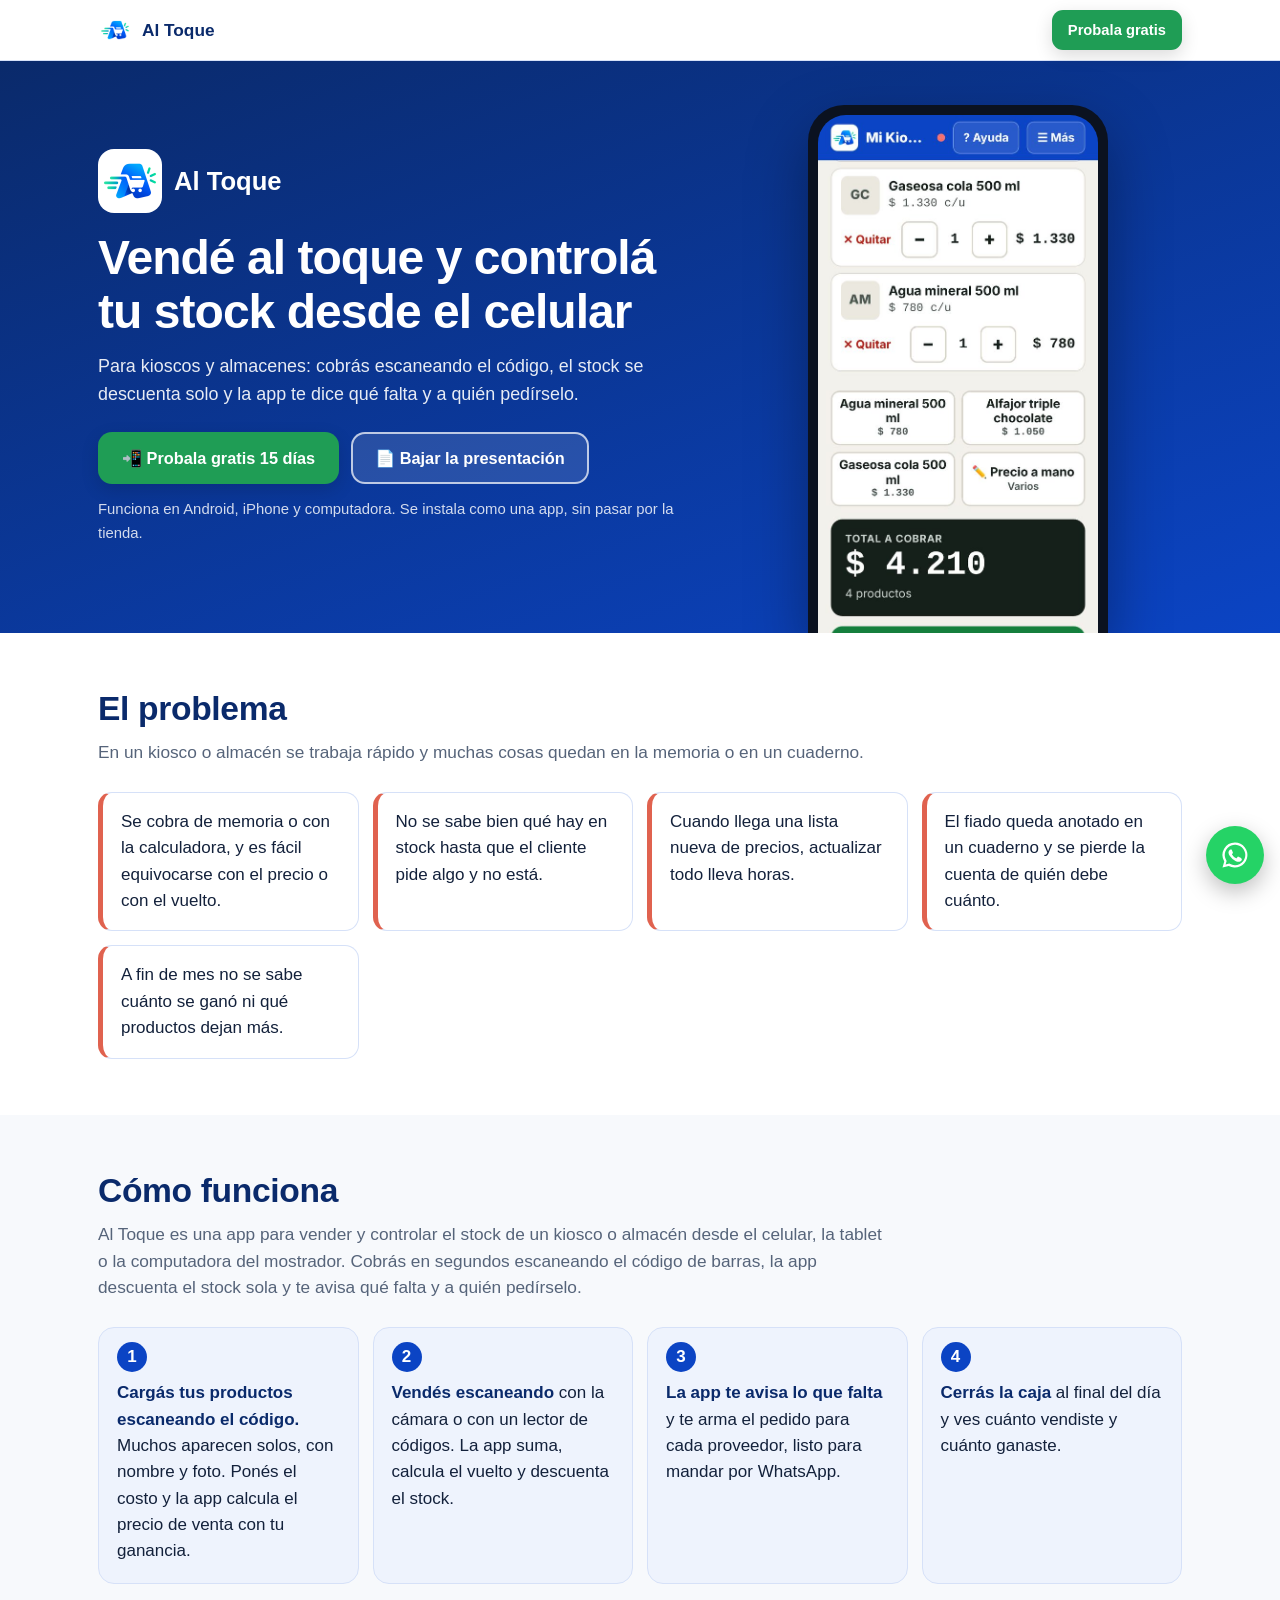
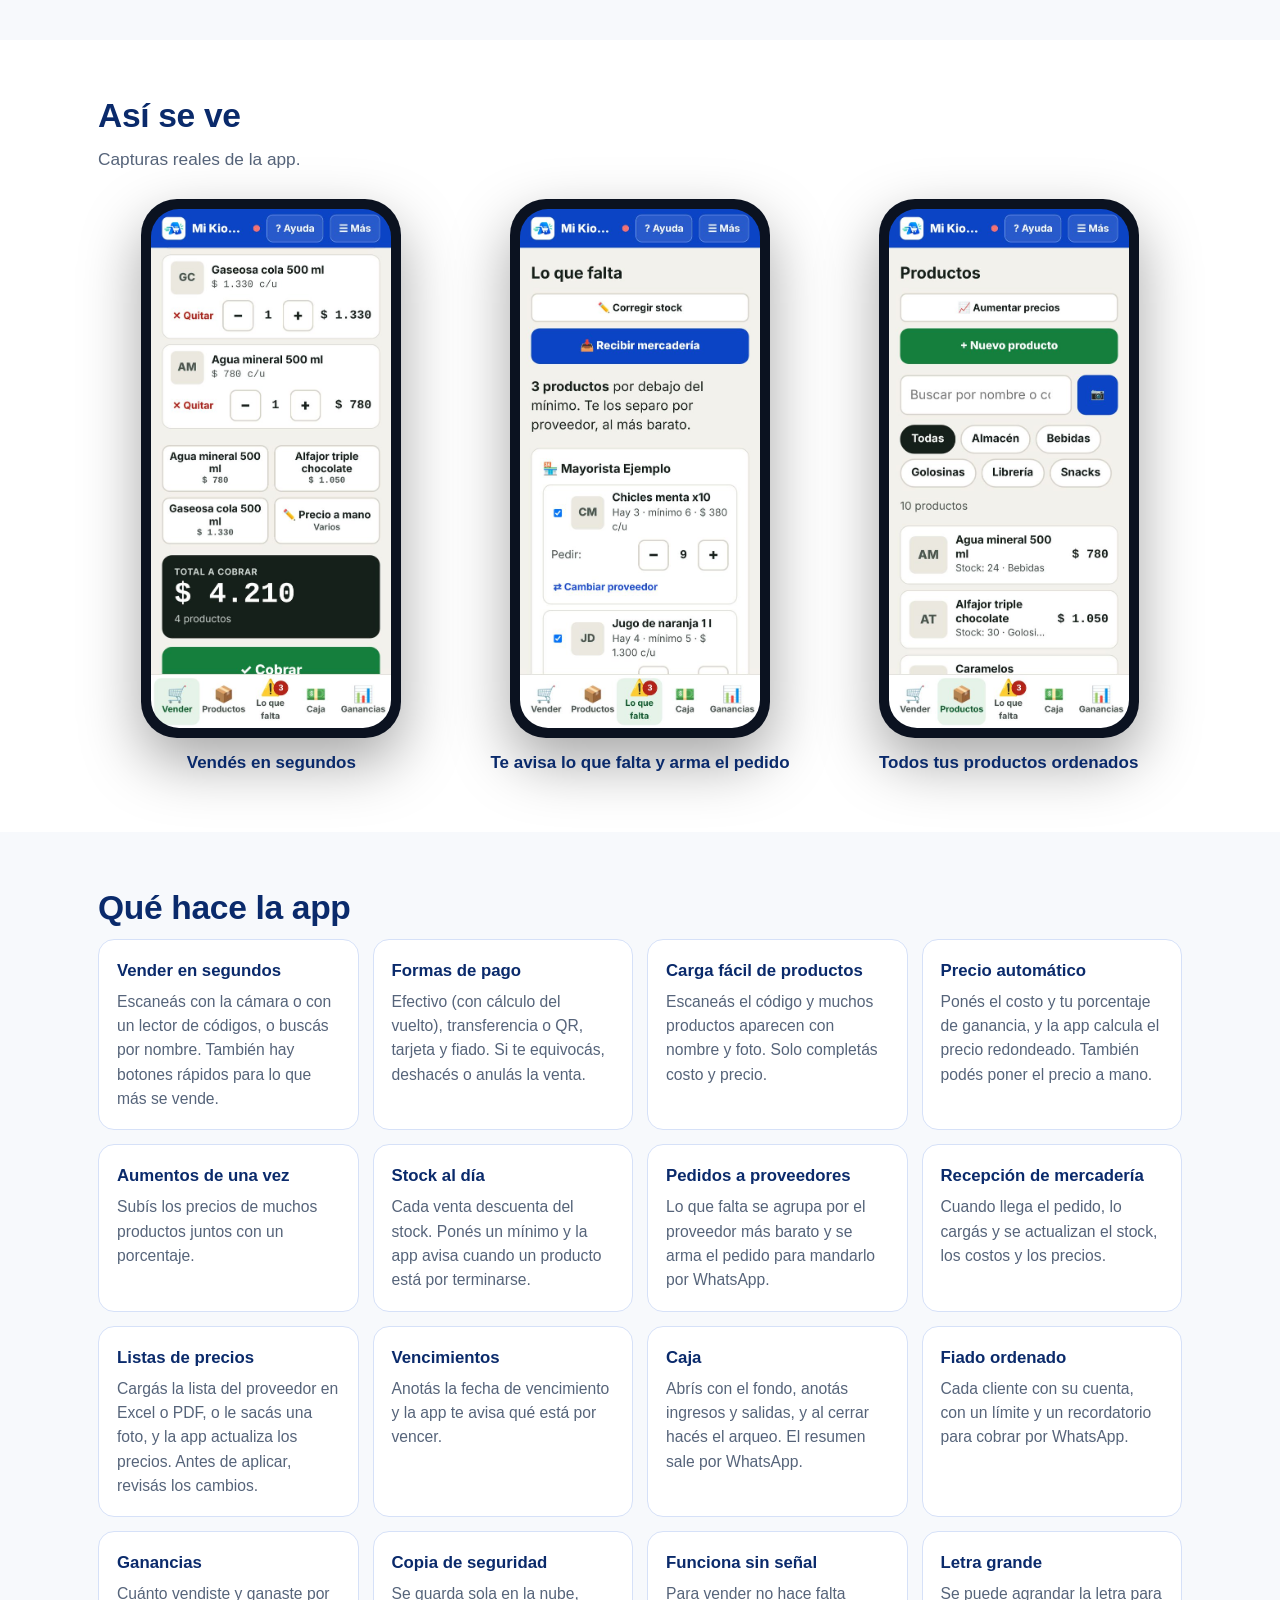
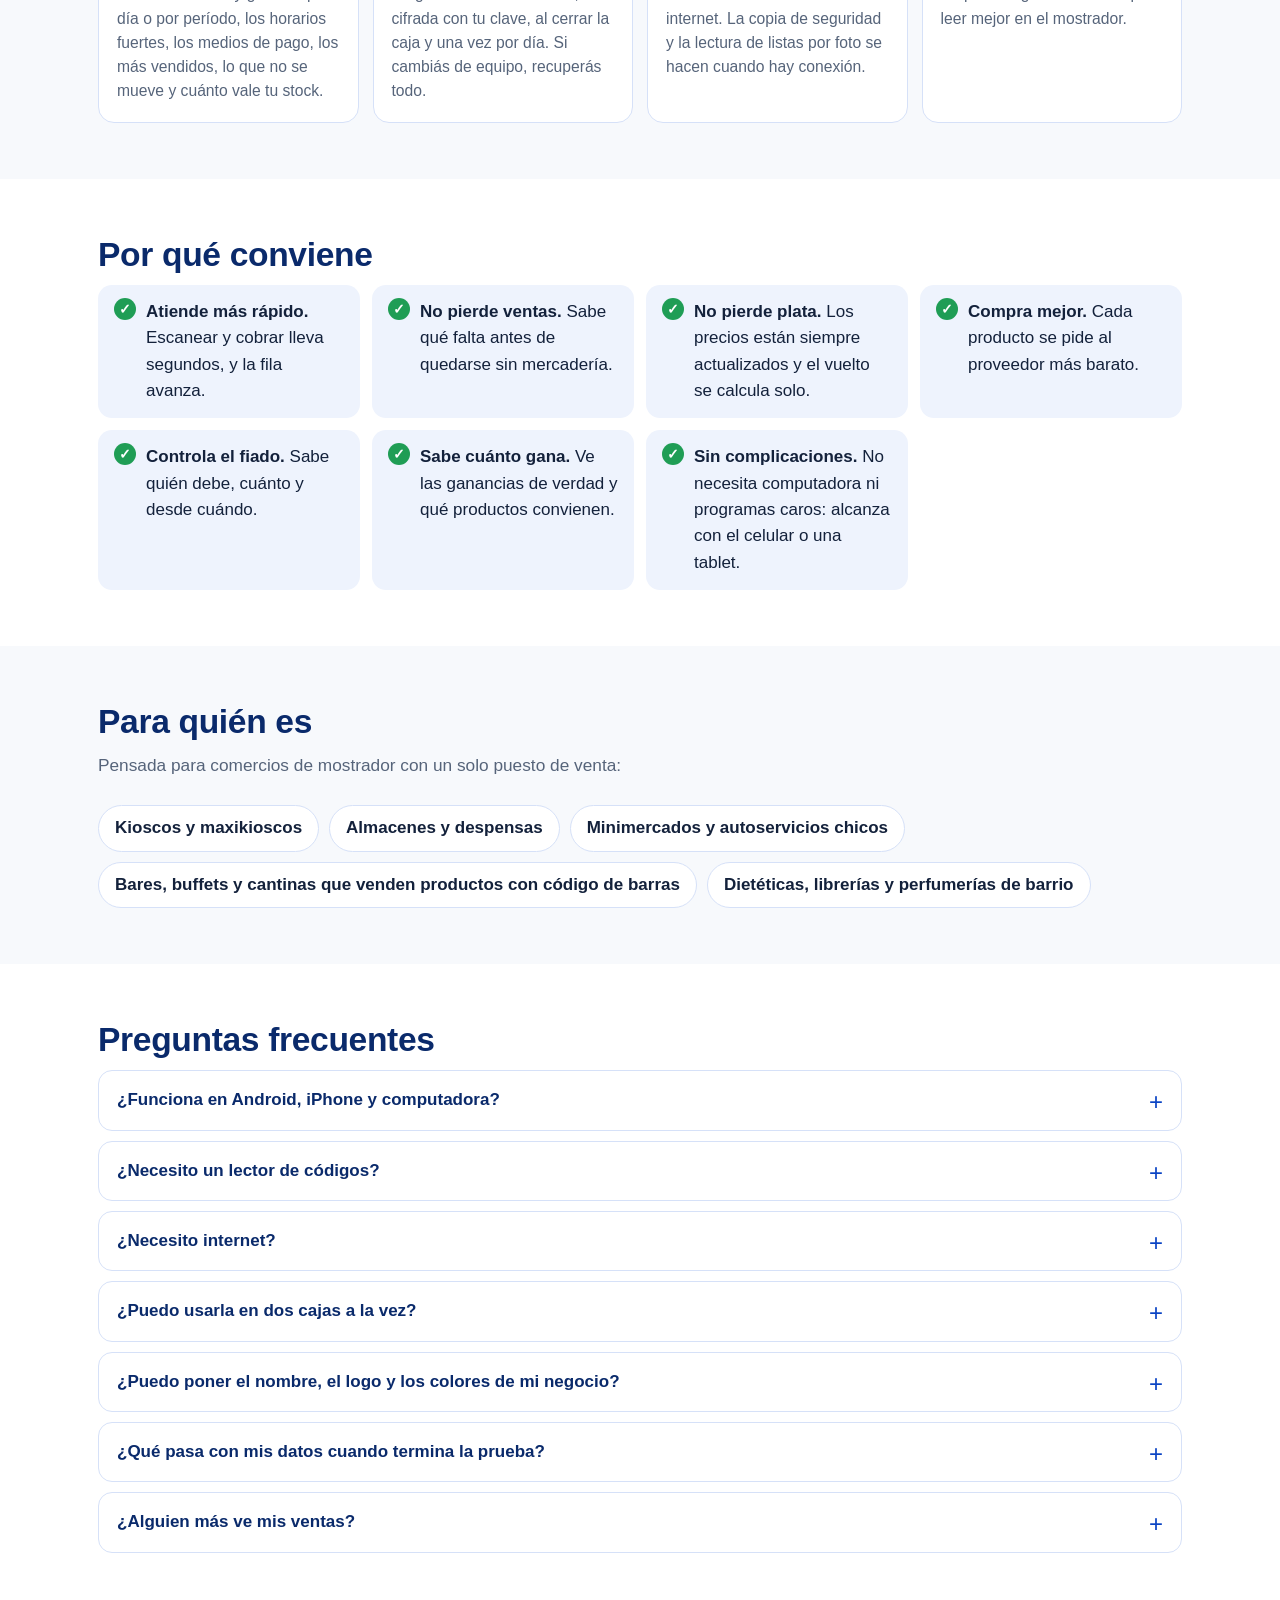
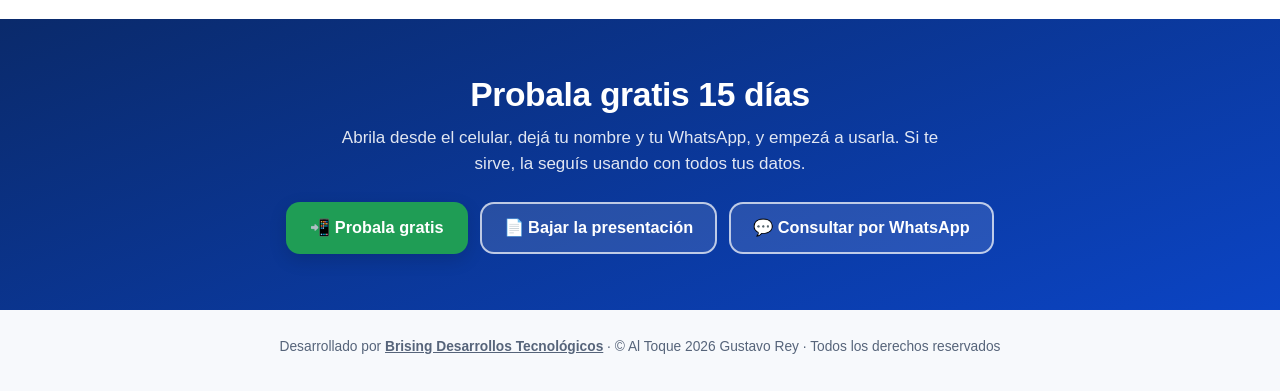
<file: altoque/index.html>
<!doctype html>
<html lang="es-AR">
<head>
<meta charset="utf-8">
<meta name="viewport" content="width=device-width, initial-scale=1">
<title>Al Toque · Vendé al toque y controlá tu stock desde el celular</title>
<meta name="description" content="Para kioscos y almacenes: cobrás escaneando el código, el stock se descuenta solo y la app te dice qué falta y a quién pedírselo.">
<meta name="theme-color" content="#0a2a6b">
<link rel="icon" type="image/png" href="favicon.png">
<meta property="og:type" content="website">
<meta property="og:title" content="Al Toque · Vendé al toque y controlá tu stock desde el celular">
<meta property="og:description" content="Para kioscos y almacenes: cobrás escaneando el código, el stock se descuenta solo y la app te dice qué falta y a quién pedírselo. Probala gratis 15 días.">
<meta property="og:url" content="https://altoque.pages.dev/">
<meta property="og:image" content="https://altoque.pages.dev/compartir.jpg">
<meta property="og:image:width" content="1200"><meta property="og:image:height" content="630">
<meta name="twitter:card" content="summary_large_image">
<style>
:root{--c1:#0a2a6b;--c2:#0b44c4;--c3:#1f9d55;--suave:#eef3fd;--linea:#d6e1f8;--tinta:#13213b;--gris:#56647a;--fondo:#f7f9fc;--blanco:#fff}
*{box-sizing:border-box}
html{scroll-behavior:smooth}
body{margin:0;font-family:"Inter","Segoe UI",Roboto,Helvetica,Arial,sans-serif;color:var(--tinta);background:var(--fondo);line-height:1.55;font-size:17px;-webkit-text-size-adjust:100%}
img{max-width:100%;display:block}
a{color:inherit}
.ancho{max-width:1120px;margin:0 auto;padding:0 18px}
.cab{position:sticky;top:0;z-index:20;background:rgba(255,255,255,.94);backdrop-filter:saturate(1.4) blur(8px);border-bottom:1px solid var(--linea)}
.cab .ancho{display:flex;align-items:center;gap:10px;min-height:60px}
.cab img{width:34px;height:34px;border-radius:9px}
.cab b{font-size:1.08rem;color:var(--c1);flex:1}
.btn{display:inline-flex;align-items:center;justify-content:center;gap:.45rem;min-height:52px;padding:0 22px;border-radius:14px;font-weight:800;font-size:1.02rem;text-decoration:none;border:2px solid transparent;cursor:pointer;transition:transform .12s,box-shadow .12s;text-align:center}
.btn:active{transform:translateY(1px)}
.btn--ok{background:var(--c3);color:#fff;box-shadow:0 6px 18px rgba(0,0,0,.14)}
.btn--borde{background:var(--blanco);color:var(--c1);border-color:var(--c1)}
.btn--chico{min-height:40px;padding:0 14px;font-size:.92rem;border-radius:11px}
.hero{background:linear-gradient(160deg,var(--c1) 0%,var(--c2) 100%);color:#fff;overflow:hidden}
.hero .ancho{display:grid;grid-template-columns:1.15fr .85fr;gap:28px;align-items:center;padding-top:44px;padding-bottom:0}
.hero__txt{padding-bottom:44px}
.hero__logo{max-width:300px;max-height:150px;width:auto;height:auto;margin:0 0 18px;background:transparent;border-radius:14px;padding:0}
.hero__marca{display:flex;align-items:center;gap:12px;margin-bottom:18px;font-size:1.6rem;font-weight:800}
.hero__marca img{width:64px;height:64px;border-radius:16px;background:#fff}
.hero h1{font-size:clamp(1.9rem,4.6vw,3rem);line-height:1.12;margin:0 0 14px;letter-spacing:-.02em}
.hero p{font-size:1.12rem;margin:0 0 24px;color:rgba(255,255,255,.9);max-width:34em}
.hero__btns{display:flex;flex-wrap:wrap;gap:12px}
.hero .btn--borde{background:rgba(255,255,255,.12);color:#fff;border-color:rgba(255,255,255,.7)}
.hero__nota{margin-top:14px;font-size:.93rem;color:rgba(255,255,255,.82)}
.hero__tel{align-self:end;display:flex;justify-content:center}
.tel{width:min(300px,78vw);border-radius:36px;padding:10px;background:#0b1220;box-shadow:0 24px 60px rgba(0,0,0,.35)}
.tel img{border-radius:28px;width:100%;height:auto}
.hero__tel .tel{border-bottom-left-radius:0;border-bottom-right-radius:0;padding-bottom:0;margin-bottom:-2px}
.hero__tel .tel img{border-bottom-left-radius:0;border-bottom-right-radius:0;max-height:520px;object-fit:cover;object-position:top}
section{padding:56px 0}
section.alt{background:var(--blanco)}
h2{font-size:clamp(1.5rem,3.4vw,2.1rem);line-height:1.2;margin:0 0 10px;color:var(--c1);letter-spacing:-.01em}
.lead{color:var(--gris);font-size:1.08rem;margin:0 0 26px;max-width:46em}
.problema{display:grid;grid-template-columns:repeat(auto-fit,minmax(240px,1fr));gap:14px;margin:0;padding:0;list-style:none}
.problema li{background:var(--blanco);border:1px solid var(--linea);border-left:5px solid #e0624f;border-radius:14px;padding:16px 18px}
.pasos{list-style:none;margin:0;padding:0;display:grid;grid-template-columns:repeat(auto-fit,minmax(230px,1fr));gap:14px;counter-reset:p}
.pasos li{counter-increment:p;background:var(--suave);border:1px solid var(--linea);border-radius:16px;padding:52px 18px 18px;position:relative}
.pasos li::before{content:counter(p);position:absolute;left:18px;top:14px;width:30px;height:30px;border-radius:50%;background:var(--c2);color:#fff;font-weight:800;display:grid;place-items:center}
.pasos strong{color:var(--c1)}
.galeria{display:grid;grid-template-columns:repeat(3,1fr);gap:22px;align-items:start}
.g{margin:0;text-align:center}
.g .tel{width:100%;max-width:260px;margin:0 auto}
.g .hoja{background:#fff;border-radius:10px;box-shadow:0 14px 40px rgba(11,37,69,.18);overflow:hidden;border:1px solid var(--linea)}
.g figcaption{margin-top:12px;font-weight:700;color:var(--c1)}
.funcs{display:grid;grid-template-columns:repeat(auto-fill,minmax(250px,1fr));gap:14px}
.f{background:var(--blanco);border:1px solid var(--linea);border-radius:16px;padding:18px}
.f h3{margin:0 0 6px;font-size:1.05rem;color:var(--c1)}
.f p{margin:0;color:var(--gris);font-size:.98rem}
.ventajas{list-style:none;padding:0;margin:0;display:grid;grid-template-columns:repeat(auto-fit,minmax(260px,1fr));gap:12px}
.ventajas li{padding:14px 16px 14px 48px;position:relative;background:var(--suave);border-radius:14px}
.ventajas li::before{content:"✓";position:absolute;left:16px;top:13px;width:22px;height:22px;border-radius:50%;background:var(--c3);color:#fff;font-weight:900;font-size:.85rem;display:grid;place-items:center}
.chips{display:flex;flex-wrap:wrap;gap:10px;margin:0;padding:0;list-style:none}
.chips li{background:var(--blanco);border:1.5px solid var(--linea);border-radius:999px;padding:9px 16px;font-weight:600}
details{background:var(--blanco);border:1px solid var(--linea);border-radius:14px;margin-bottom:10px}
summary{cursor:pointer;padding:16px 18px;font-weight:700;color:var(--c1);list-style:none;position:relative;padding-right:46px}
summary::-webkit-details-marker{display:none}
summary::after{content:"+";position:absolute;right:18px;top:12px;font-size:1.5rem;color:var(--c2);font-weight:400}
details[open] summary::after{content:"–"}
details p{margin:0;padding:0 18px 16px;color:var(--gris)}
.final{background:linear-gradient(160deg,var(--c1),var(--c2));color:#fff;text-align:center}
.final h2{color:#fff}
.final p{color:rgba(255,255,255,.88);margin:0 auto 24px;max-width:36em}
.final .hero__btns{justify-content:center}
.final .btn--borde{background:rgba(255,255,255,.12);color:#fff;border-color:rgba(255,255,255,.7)}
footer{padding:26px 0 34px;text-align:center;font-size:.86rem;color:var(--gris)}
.flotante{position:fixed;right:16px;bottom:16px;z-index:30;width:58px;height:58px;border-radius:50%;background:#25d366;display:grid;place-items:center;box-shadow:0 8px 22px rgba(0,0,0,.25)}
.flotante svg{width:30px;height:30px;fill:#fff}
@media (max-width:860px){
  .hero .ancho{grid-template-columns:1fr;padding-top:30px}
  .hero__txt{padding-bottom:6px}
  .galeria{grid-template-columns:1fr;max-width:340px;margin:0 auto}
  .hero__btns .btn{flex:1 1 100%}
  section{padding:44px 0}
}
</style>
</head>
<body>
<header class="cab"><div class="ancho"><img src="icon-192.png" alt="" width="34" height="34"><b>Al Toque</b><a class="btn btn--ok btn--chico" href="https://altoque.frcreaciones2.workers.dev/?p=AUFNS">Probala gratis</a></div></header>

<div class="hero"><div class="ancho">
  <div class="hero__txt">
    <div class="hero__marca"><img src="icon-512.png" alt="" width="64" height="64"><span>Al Toque</span></div>
    <h1>Vendé al toque y controlá tu stock desde el celular</h1>
    <p>Para kioscos y almacenes: cobrás escaneando el código, el stock se descuenta solo y la app te dice qué falta y a quién pedírselo.</p>
    <div class="hero__btns">
      <a class="btn btn--ok" href="https://altoque.frcreaciones2.workers.dev/?p=AUFNS">📲 Probala gratis 15 días</a>
      <a class="btn btn--borde" href="Al-Toque-Presentacion.pdf" download>📄 Bajar la presentación</a>
    </div>
    <div class="hero__nota">Funciona en Android, iPhone y computadora. Se instala como una app, sin pasar por la tienda.</div>
  </div>
  <div class="hero__tel"><div class="tel"><img src="captura-1.jpg" alt="Vendés en segundos" width="585" height="1266"></div></div>
</div></div>

<section class="alt"><div class="ancho">
  <h2>El problema</h2>
  <p class="lead">En un kiosco o almacén se trabaja rápido y muchas cosas quedan en la memoria o en un cuaderno.</p>
  <ul class="problema"><li>Se cobra de memoria o con la calculadora, y es fácil equivocarse con el precio o con el vuelto.</li><li>No se sabe bien qué hay en stock hasta que el cliente pide algo y no está.</li><li>Cuando llega una lista nueva de precios, actualizar todo lleva horas.</li><li>El fiado queda anotado en un cuaderno y se pierde la cuenta de quién debe cuánto.</li><li>A fin de mes no se sabe cuánto se ganó ni qué productos dejan más.</li></ul>
</div></section>

<section><div class="ancho">
  <h2>Cómo funciona</h2>
  <p class="lead">Al Toque es una app para vender y controlar el stock de un kiosco o almacén desde el celular, la tablet o la computadora del mostrador. Cobrás en segundos escaneando el código de barras, la app descuenta el stock sola y te avisa qué falta y a quién pedírselo.</p>
  <ol class="pasos"><li><strong>Cargás tus productos escaneando el código.</strong> Muchos aparecen solos, con nombre y foto. Ponés el costo y la app calcula el precio de venta con tu ganancia.</li><li><strong>Vendés escaneando</strong> con la cámara o con un lector de códigos. La app suma, calcula el vuelto y descuenta el stock.</li><li><strong>La app te avisa lo que falta</strong> y te arma el pedido para cada proveedor, listo para mandar por WhatsApp.</li><li><strong>Cerrás la caja</strong> al final del día y ves cuánto vendiste y cuánto ganaste.</li></ol>
</div></section>

<section class="alt"><div class="ancho">
  <h2>Así se ve</h2>
  <p class="lead">Capturas reales de la app.</p>
  <div class="galeria"><figure class="g g--tel"><div class="tel"><img src="captura-1.jpg" alt="Vendés en segundos" loading="lazy"></div><figcaption>Vendés en segundos</figcaption></figure><figure class="g g--tel"><div class="tel"><img src="captura-2.jpg" alt="Te avisa lo que falta y arma el pedido" loading="lazy"></div><figcaption>Te avisa lo que falta y arma el pedido</figcaption></figure><figure class="g g--tel"><div class="tel"><img src="captura-3.jpg" alt="Todos tus productos ordenados" loading="lazy"></div><figcaption>Todos tus productos ordenados</figcaption></figure></div>
</div></section>

<section><div class="ancho">
  <h2>Qué hace la app</h2>
  <div class="funcs"><div class="f"><h3>Vender en segundos</h3><p>Escaneás con la cámara o con un lector de códigos, o buscás por nombre. También hay botones rápidos para lo que más se vende.</p></div><div class="f"><h3>Formas de pago</h3><p>Efectivo (con cálculo del vuelto), transferencia o QR, tarjeta y fiado. Si te equivocás, deshacés o anulás la venta.</p></div><div class="f"><h3>Carga fácil de productos</h3><p>Escaneás el código y muchos productos aparecen con nombre y foto. Solo completás costo y precio.</p></div><div class="f"><h3>Precio automático</h3><p>Ponés el costo y tu porcentaje de ganancia, y la app calcula el precio redondeado. También podés poner el precio a mano.</p></div><div class="f"><h3>Aumentos de una vez</h3><p>Subís los precios de muchos productos juntos con un porcentaje.</p></div><div class="f"><h3>Stock al día</h3><p>Cada venta descuenta del stock. Ponés un mínimo y la app avisa cuando un producto está por terminarse.</p></div><div class="f"><h3>Pedidos a proveedores</h3><p>Lo que falta se agrupa por el proveedor más barato y se arma el pedido para mandarlo por WhatsApp.</p></div><div class="f"><h3>Recepción de mercadería</h3><p>Cuando llega el pedido, lo cargás y se actualizan el stock, los costos y los precios.</p></div><div class="f"><h3>Listas de precios</h3><p>Cargás la lista del proveedor en Excel o PDF, o le sacás una foto, y la app actualiza los precios. Antes de aplicar, revisás los cambios.</p></div><div class="f"><h3>Vencimientos</h3><p>Anotás la fecha de vencimiento y la app te avisa qué está por vencer.</p></div><div class="f"><h3>Caja</h3><p>Abrís con el fondo, anotás ingresos y salidas, y al cerrar hacés el arqueo. El resumen sale por WhatsApp.</p></div><div class="f"><h3>Fiado ordenado</h3><p>Cada cliente con su cuenta, con un límite y un recordatorio para cobrar por WhatsApp.</p></div><div class="f"><h3>Ganancias</h3><p>Cuánto vendiste y ganaste por día o por período, los horarios fuertes, los medios de pago, los más vendidos, lo que no se mueve y cuánto vale tu stock.</p></div><div class="f"><h3>Copia de seguridad</h3><p>Se guarda sola en la nube, cifrada con tu clave, al cerrar la caja y una vez por día. Si cambiás de equipo, recuperás todo.</p></div><div class="f"><h3>Funciona sin señal</h3><p>Para vender no hace falta internet. La copia de seguridad y la lectura de listas por foto se hacen cuando hay conexión.</p></div><div class="f"><h3>Letra grande</h3><p>Se puede agrandar la letra para leer mejor en el mostrador.</p></div></div>
</div></section>

<section class="alt"><div class="ancho">
  <h2>Por qué conviene</h2>
  <ul class="ventajas"><li><strong>Atiende más rápido.</strong> Escanear y cobrar lleva segundos, y la fila avanza.</li><li><strong>No pierde ventas.</strong> Sabe qué falta antes de quedarse sin mercadería.</li><li><strong>No pierde plata.</strong> Los precios están siempre actualizados y el vuelto se calcula solo.</li><li><strong>Compra mejor.</strong> Cada producto se pide al proveedor más barato.</li><li><strong>Controla el fiado.</strong> Sabe quién debe, cuánto y desde cuándo.</li><li><strong>Sabe cuánto gana.</strong> Ve las ganancias de verdad y qué productos convienen.</li><li><strong>Sin complicaciones.</strong> No necesita computadora ni programas caros: alcanza con el celular o una tablet.</li></ul>
</div></section>

<section><div class="ancho">
  <h2>Para quién es</h2>
  <p class="lead">Pensada para comercios de mostrador con un solo puesto de venta:</p>
  <ul class="chips"><li>Kioscos y maxikioscos</li><li>Almacenes y despensas</li><li>Minimercados y autoservicios chicos</li><li>Bares, buffets y cantinas que venden productos con código de barras</li><li>Dietéticas, librerías y perfumerías de barrio</li></ul>
</div></section>

<section class="alt"><div class="ancho">
  <h2>Preguntas frecuentes</h2>
  <details><summary>¿Funciona en Android, iPhone y computadora?</summary><p>Sí. Se abre desde el navegador y se instala con su ícono, sin pasar por la tienda de aplicaciones.</p></details><details><summary>¿Necesito un lector de códigos?</summary><p>No. Se puede escanear con la cámara del teléfono. Si tenés un lector USB o Bluetooth, también funciona.</p></details><details><summary>¿Necesito internet?</summary><p>Para vender, no. Para la copia de seguridad y para leer listas de precios por foto, sí.</p></details><details><summary>¿Puedo usarla en dos cajas a la vez?</summary><p>Por ahora está pensada para un solo equipo por comercio.</p></details><details><summary>¿Puedo poner el nombre, el logo y los colores de mi negocio?</summary><p>Sí. La versión para tu comercio lleva tu nombre, tu logo y tus colores.</p></details><details><summary>¿Qué pasa con mis datos cuando termina la prueba?</summary><p>Quedan guardados. Cuando tengas tu versión, seguís donde estabas.</p></details><details><summary>¿Alguien más ve mis ventas?</summary><p>No. Los datos quedan en tu equipo, y la copia en la nube está cifrada con tu clave: nadie más la puede leer.</p></details>
</div></section>

<section class="final"><div class="ancho">
  <h2>Probala gratis 15 días</h2>
  <p>Abrila desde el celular, dejá tu nombre y tu WhatsApp, y empezá a usarla. Si te sirve, la seguís usando con todos tus datos.</p>
  <div class="hero__btns">
    <a class="btn btn--ok" href="https://altoque.frcreaciones2.workers.dev/?p=AUFNS">📲 Probala gratis</a>
    <a class="btn btn--borde" href="Al-Toque-Presentacion.pdf" download>📄 Bajar la presentación</a>
    <a class="btn btn--borde" href="https://wa.me/5492213506378?text=Hola,%20quiero%20saber%20más%20de%20Al%20Toque." target="_blank" rel="noopener">💬 Consultar por WhatsApp</a>
  </div>
</div></section>

<footer><div class="ancho">Desarrollado por <a href="https://brising.pages.dev" style="color:inherit"><strong>Brising Desarrollos Tecnológicos</strong></a> · © Al Toque 2026 Gustavo Rey · Todos los derechos reservados</div></footer>
<a class="flotante" href="https://wa.me/5492213506378?text=Hola,%20quiero%20saber%20más%20de%20Al%20Toque." target="_blank" rel="noopener" aria-label="Consultar por WhatsApp"><svg viewBox="0 0 24 24" aria-hidden="true"><path d="M12 2a10 10 0 0 0-8.6 15.1L2 22l5-1.3A10 10 0 1 0 12 2zm0 18.2a8.2 8.2 0 0 1-4.2-1.2l-.3-.2-3 .8.8-2.9-.2-.3A8.2 8.2 0 1 1 12 20.2zm4.5-6.1c-.2-.1-1.5-.7-1.7-.8-.2-.1-.4-.1-.6.1l-.8 1c-.1.2-.3.2-.5.1a6.7 6.7 0 0 1-3.3-2.9c-.2-.4.2-.4.7-1.3.1-.2 0-.3 0-.4l-.8-1.9c-.2-.5-.4-.4-.6-.4h-.5a1 1 0 0 0-.7.3 3 3 0 0 0-.9 2.2 5.2 5.2 0 0 0 1.1 2.7 11.8 11.8 0 0 0 4.5 4c1.7.7 2.3.8 3.2.6.5-.1 1.5-.6 1.7-1.2.2-.6.2-1.1.2-1.2-.1-.1-.3-.2-.5-.3z"/></svg></a>
</body>
</html>
</file>
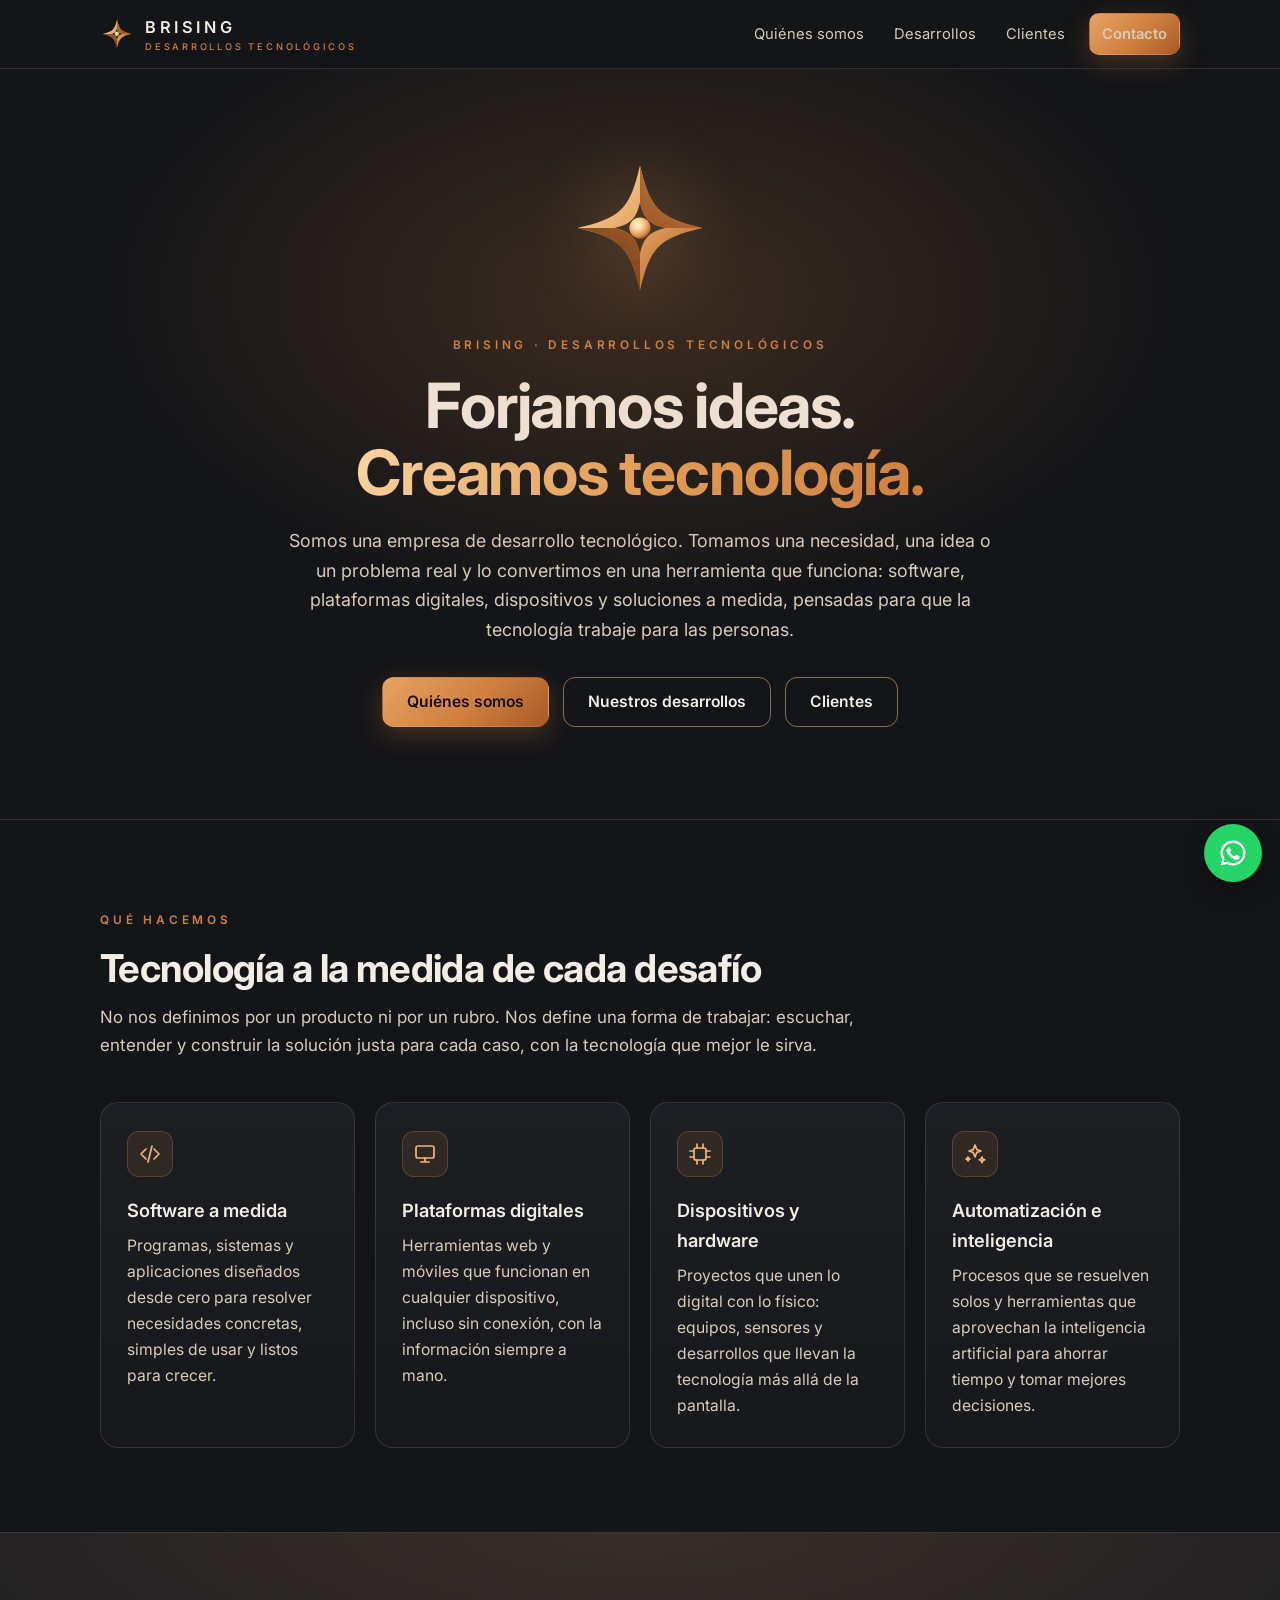
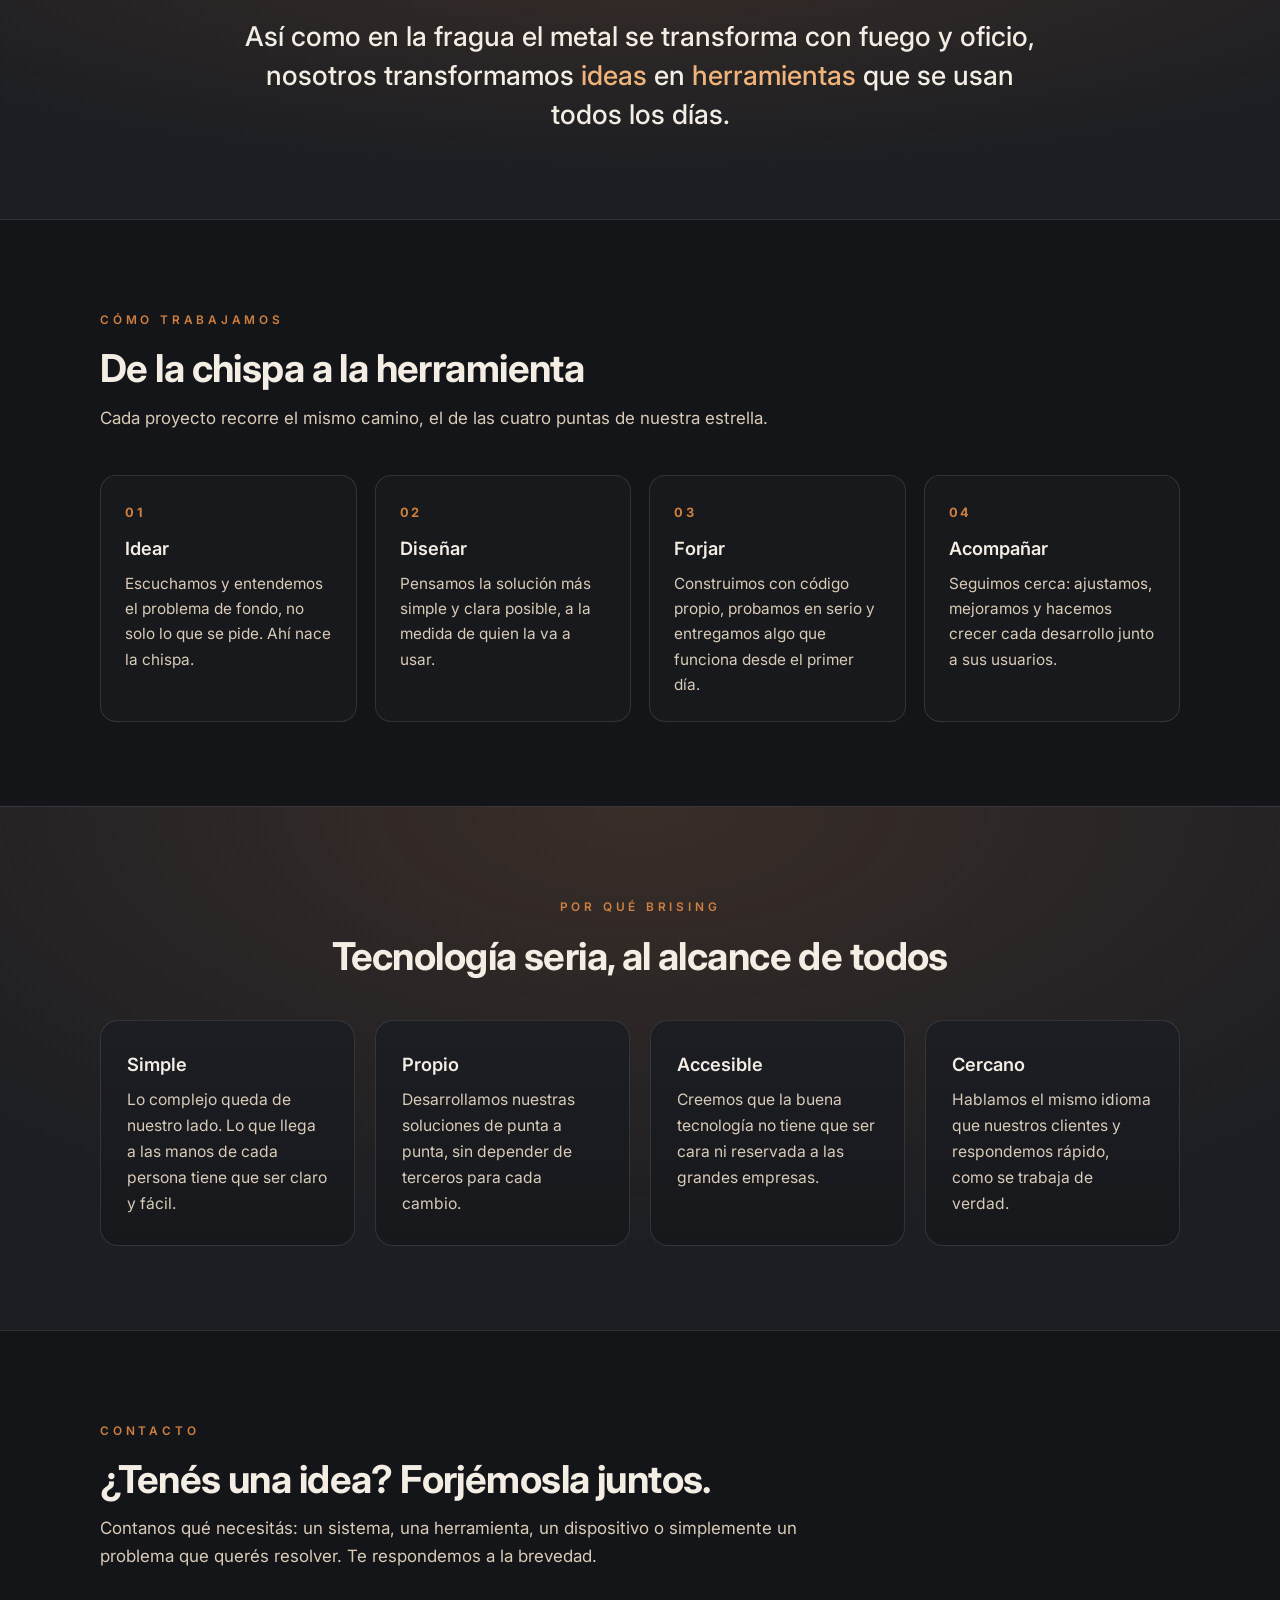
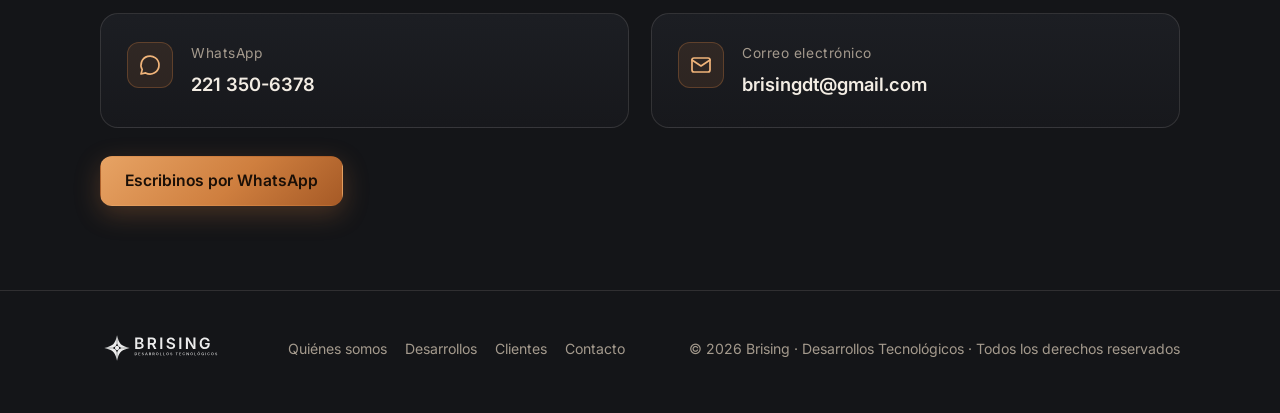
<file: brising/index.html>
<!doctype html>
<html lang="es-AR">
<head>
<meta charset="utf-8">
<meta name="viewport" content="width=device-width, initial-scale=1">
<title>Brising · Desarrollos Tecnológicos</title>
<meta name="description" content="Brising diseña y construye soluciones tecnológicas: software, plataformas y dispositivos que transforman ideas en herramientas reales. Forjamos ideas. Creamos tecnología.">
<meta name="theme-color" content="#141518">
<link rel="icon" type="image/svg+xml" href="img/favicon.svg">
<link rel="apple-touch-icon" href="img/apple-touch-icon.png">
<meta property="og:type" content="website">
<meta property="og:title" content="Brising · Desarrollos Tecnológicos">
<meta property="og:description" content="Forjamos ideas. Creamos tecnología. Software, plataformas y dispositivos a la medida de cada desafío.">
<meta property="og:url" content="https://brising.pages.dev/">
<meta property="og:image" content="https://brising.pages.dev/img/compartir.jpg">
<meta property="og:image:width" content="1200"><meta property="og:image:height" content="630">
<meta name="twitter:card" content="summary_large_image">
<link rel="preconnect" href="https://fonts.googleapis.com"><link rel="preconnect" href="https://fonts.gstatic.com" crossorigin>
<link href="https://fonts.googleapis.com/css2?family=Inter:ital,wght@0,400;0,500;0,600;0,700;1,500&display=swap" rel="stylesheet">
<link rel="stylesheet" href="estilos.css">
</head>
<body>

<header class="cab"><div class="ancho">
  <a class="marca" href="./"><img src="img/simbolo-metal.svg" alt=""><span><b>BRISING</b><small>DESARROLLOS TECNOLÓGICOS</small></span></a>
  <nav class="nav">
    <a href="quienes-somos.html">Quiénes somos</a>
    <a href="desarrollos.html">Desarrollos</a>
    <a href="clientes.html">Clientes</a>
    <a class="btn btn--cobre btn--chico" href="#contacto">Contacto</a>
  </nav>
</div></header>

<main>
<div class="hero"><div class="ancho">
  <img class="simbolo" src="img/simbolo-metal.svg" alt="Símbolo de Brising: una estrella de cobre con una esfera de luz en el centro">
  <span class="eyebrow">Brising · Desarrollos Tecnológicos</span>
  <h1>Forjamos ideas.<br><em>Creamos tecnología.</em></h1>
  <p class="lead">Somos una empresa de desarrollo tecnológico. Tomamos una necesidad, una idea o un problema real y lo convertimos en una herramienta que funciona: software, plataformas digitales, dispositivos y soluciones a medida, pensadas para que la tecnología trabaje para las personas.</p>
  <div class="botones">
    <a class="btn btn--cobre" href="quienes-somos.html">Quiénes somos</a>
    <a class="btn btn--borde" href="desarrollos.html">Nuestros desarrollos</a>
    <a class="btn btn--borde" href="clientes.html">Clientes</a>
  </div>
</div></div>

<section><div class="ancho">
  <div class="sec-tit">
    <span class="eyebrow">Qué hacemos</span>
    <h2>Tecnología a la medida de cada desafío</h2>
    <p>No nos definimos por un producto ni por un rubro. Nos define una forma de trabajar: escuchar, entender y construir la solución justa para cada caso, con la tecnología que mejor le sirva.</p>
  </div>
  <div class="grilla">
    <div class="tarjeta">
      <div class="ico"><svg viewBox="0 0 24 24"><path d="M8 7l-5 5 5 5M16 7l5 5-5 5M14 4l-4 16"/></svg></div>
      <h3>Software a medida</h3>
      <p>Programas, sistemas y aplicaciones diseñados desde cero para resolver necesidades concretas, simples de usar y listos para crecer.</p>
    </div>
    <div class="tarjeta">
      <div class="ico"><svg viewBox="0 0 24 24"><rect x="3" y="4" width="18" height="12" rx="2"/><path d="M8 20h8M12 16v4"/></svg></div>
      <h3>Plataformas digitales</h3>
      <p>Herramientas web y móviles que funcionan en cualquier dispositivo, incluso sin conexión, con la información siempre a mano.</p>
    </div>
    <div class="tarjeta">
      <div class="ico"><svg viewBox="0 0 24 24"><rect x="6" y="6" width="12" height="12" rx="2"/><path d="M9 2v4M15 2v4M9 18v4M15 18v4M2 9h4M2 15h4M18 9h4M18 15h4"/></svg></div>
      <h3>Dispositivos y hardware</h3>
      <p>Proyectos que unen lo digital con lo físico: equipos, sensores y desarrollos que llevan la tecnología más allá de la pantalla.</p>
    </div>
    <div class="tarjeta">
      <div class="ico"><svg viewBox="0 0 24 24"><path d="M12 3l1.8 4.6L18 9l-4.2 1.4L12 15l-1.8-4.6L6 9l4.2-1.4z"/><path d="M19 15l.8 2 2 .8-2 .8-.8 2-.8-2-2-.8 2-.8zM5 15l.6 1.4L7 17l-1.4.6L5 19l-.6-1.4L3 17l1.4-.6z"/></svg></div>
      <h3>Automatización e inteligencia</h3>
      <p>Procesos que se resuelven solos y herramientas que aprovechan la inteligencia artificial para ahorrar tiempo y tomar mejores decisiones.</p>
    </div>
  </div>
</div></section>

<section class="franja"><div class="ancho">
  <p class="cita">Así como en la fragua el metal se transforma con fuego y oficio, nosotros transformamos <span>ideas</span> en <span>herramientas</span> que se usan todos los días.</p>
</div></section>

<section><div class="ancho">
  <div class="sec-tit">
    <span class="eyebrow">Cómo trabajamos</span>
    <h2>De la chispa a la herramienta</h2>
    <p>Cada proyecto recorre el mismo camino, el de las cuatro puntas de nuestra estrella.</p>
  </div>
  <div class="pasos">
    <div class="paso"><h3>Idear</h3><p>Escuchamos y entendemos el problema de fondo, no solo lo que se pide. Ahí nace la chispa.</p></div>
    <div class="paso"><h3>Diseñar</h3><p>Pensamos la solución más simple y clara posible, a la medida de quien la va a usar.</p></div>
    <div class="paso"><h3>Forjar</h3><p>Construimos con código propio, probamos en serio y entregamos algo que funciona desde el primer día.</p></div>
    <div class="paso"><h3>Acompañar</h3><p>Seguimos cerca: ajustamos, mejoramos y hacemos crecer cada desarrollo junto a sus usuarios.</p></div>
  </div>
</div></section>

<section class="franja"><div class="ancho">
  <div class="sec-tit centro">
    <span class="eyebrow">Por qué Brising</span>
    <h2>Tecnología seria, al alcance de todos</h2>
  </div>
  <div class="grilla">
    <div class="tarjeta"><h3>Simple</h3><p>Lo complejo queda de nuestro lado. Lo que llega a las manos de cada persona tiene que ser claro y fácil.</p></div>
    <div class="tarjeta"><h3>Propio</h3><p>Desarrollamos nuestras soluciones de punta a punta, sin depender de terceros para cada cambio.</p></div>
    <div class="tarjeta"><h3>Accesible</h3><p>Creemos que la buena tecnología no tiene que ser cara ni reservada a las grandes empresas.</p></div>
    <div class="tarjeta"><h3>Cercano</h3><p>Hablamos el mismo idioma que nuestros clientes y respondemos rápido, como se trabaja de verdad.</p></div>
  </div>
</div></section>

<section id="contacto"><div class="ancho">
  <div class="sec-tit">
    <span class="eyebrow">Contacto</span>
    <h2>¿Tenés una idea? Forjémosla juntos.</h2>
    <p>Contanos qué necesitás: un sistema, una herramienta, un dispositivo o simplemente un problema que querés resolver. Te respondemos a la brevedad.</p>
  </div>
  <div class="contacto">
    <div class="tarjeta canal">
      <div class="ico"><svg viewBox="0 0 24 24"><path d="M21 12a9 9 0 0 1-13.4 7.9L3 21l1.2-4.4A9 9 0 1 1 21 12z"/></svg></div>
      <div><small>WhatsApp</small><a class="dato" href="https://wa.me/5492213506378?text=Hola%20Brising%2C%20quiero%20consultarles%20por%20un%20desarrollo." target="_blank" rel="noopener">221 350-6378</a></div>
    </div>
    <div class="tarjeta canal">
      <div class="ico"><svg viewBox="0 0 24 24"><rect x="3" y="5" width="18" height="14" rx="2"/><path d="M3 7l9 6 9-6"/></svg></div>
      <div><small>Correo electrónico</small><span id="correo" data-correo="brisingdt@gmail.com"></span></div>
    </div>
  </div>
  <div class="botones" style="justify-content:flex-start;margin-top:28px">
    <a class="btn btn--cobre" href="https://wa.me/5492213506378?text=Hola%20Brising%2C%20quiero%20consultarles%20por%20un%20desarrollo." target="_blank" rel="noopener">Escribinos por WhatsApp</a>
  </div>
</div></section>
</main>

<footer><div class="ancho">
  <img src="img/logo-horizontal-blanco.svg" alt="Brising · Desarrollos Tecnológicos">
  <nav><a href="quienes-somos.html">Quiénes somos</a><a href="desarrollos.html">Desarrollos</a><a href="clientes.html">Clientes</a><a href="#contacto">Contacto</a></nav>
  <span>© 2026 Brising · Desarrollos Tecnológicos · Todos los derechos reservados</span>
</div></footer>

<a class="flotante" href="https://wa.me/5492213506378?text=Hola%20Brising%2C%20quiero%20consultarles%20por%20un%20desarrollo." target="_blank" rel="noopener" aria-label="Escribinos por WhatsApp"><svg viewBox="0 0 24 24" aria-hidden="true"><path d="M12 2a10 10 0 0 0-8.6 15.1L2 22l5-1.3A10 10 0 1 0 12 2zm0 18.2a8.2 8.2 0 0 1-4.2-1.2l-.3-.2-3 .8.8-2.9-.2-.3A8.2 8.2 0 1 1 12 20.2zm4.5-6.1c-.2-.1-1.5-.7-1.7-.8-.2-.1-.4-.1-.6.1l-.8 1c-.1.2-.3.2-.5.1a6.7 6.7 0 0 1-3.3-2.9c-.2-.4.2-.4.7-1.3.1-.2 0-.3 0-.4l-.8-1.9c-.2-.5-.4-.4-.6-.4h-.5a1 1 0 0 0-.7.3 3 3 0 0 0-.9 2.2 5.2 5.2 0 0 0 1.1 2.7 11.8 11.8 0 0 0 4.5 4c1.7.7 2.3.8 3.2.6.5-.1 1.5-.6 1.7-1.2.2-.6.2-1.1.2-1.2-.1-.1-.3-.2-.5-.3z"/></svg></a>

<script>
/* Correo: cargarlo en data-correo (ej.: contacto@brising.com.ar). Mientras esté vacío, se muestra "Muy pronto". */
(function(){var e=document.getElementById('correo');var c=(e.getAttribute('data-correo')||'').trim();
if(c){var a=document.createElement('a');a.className='dato';a.href='mailto:'+c;a.textContent=c;e.replaceWith(a);}else{e.className='pronto';e.textContent='Muy pronto';}})();
</script>
</body>
</html>
</file>
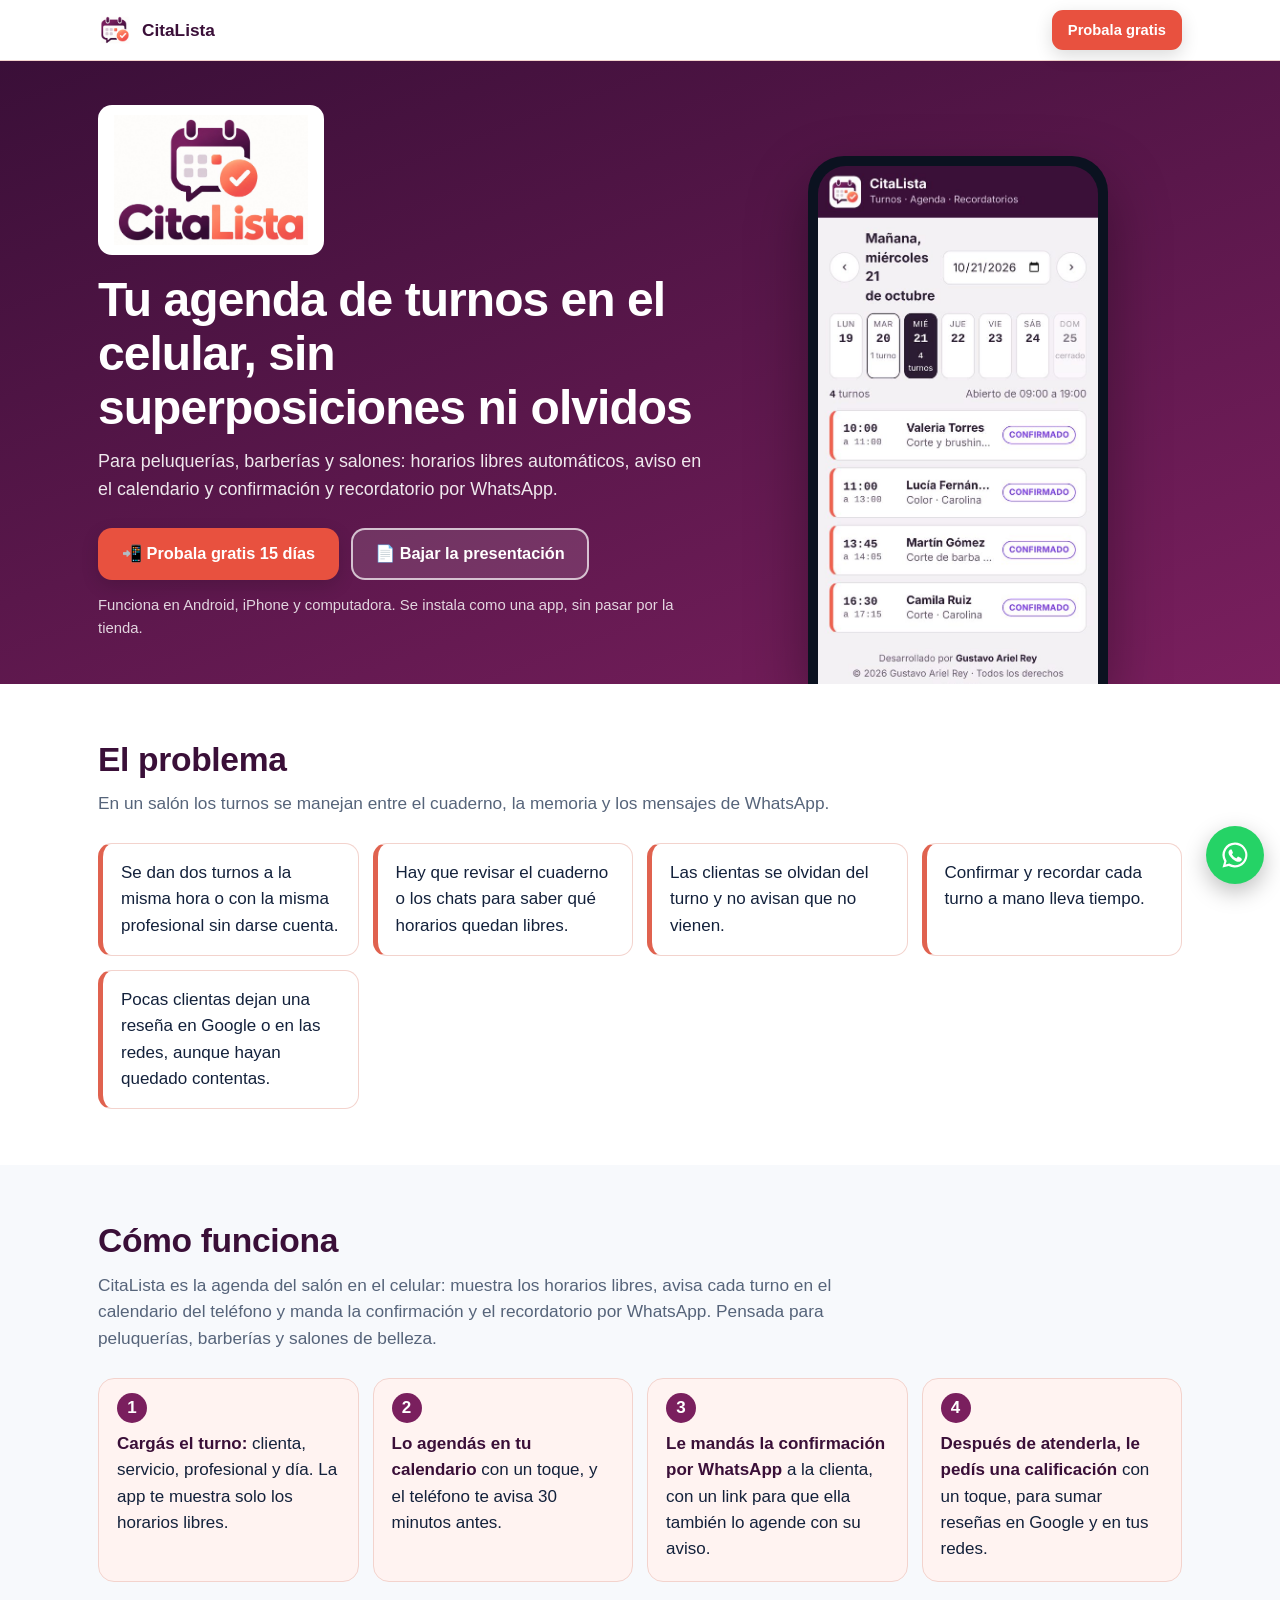
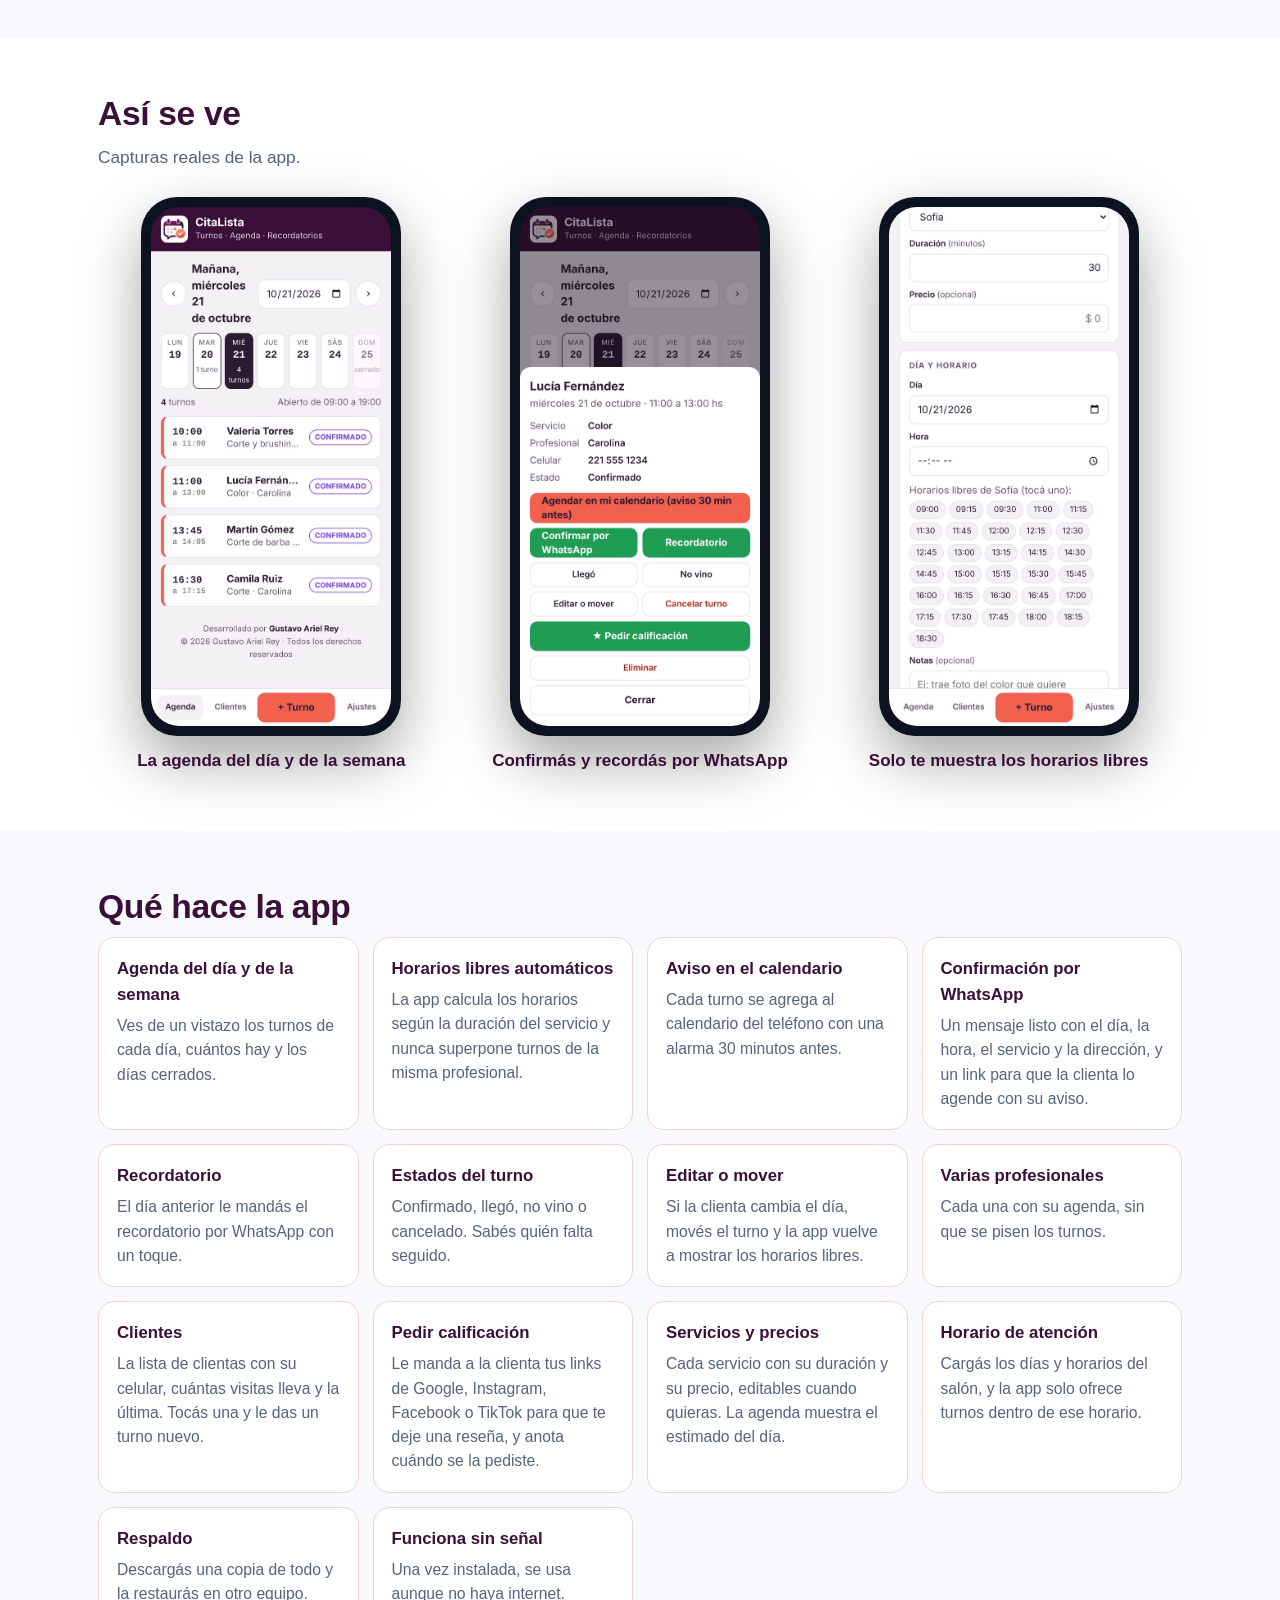
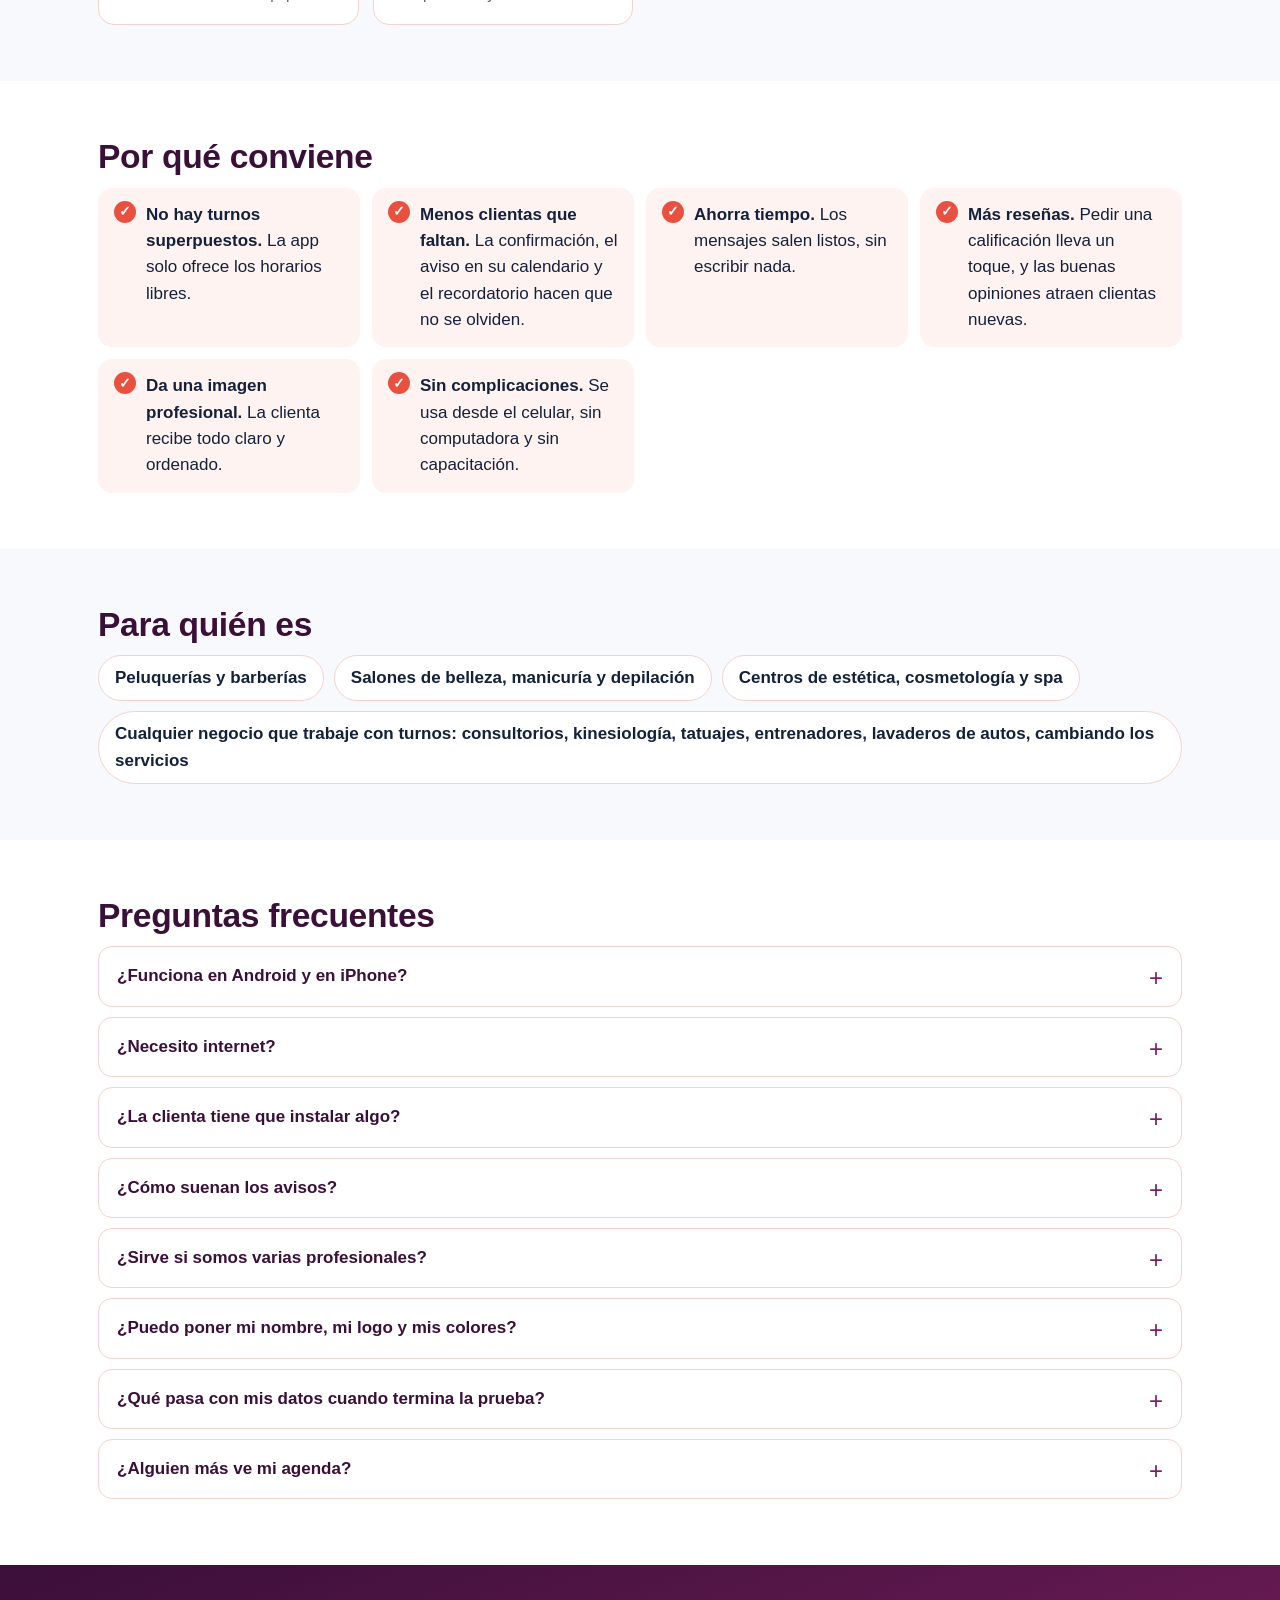
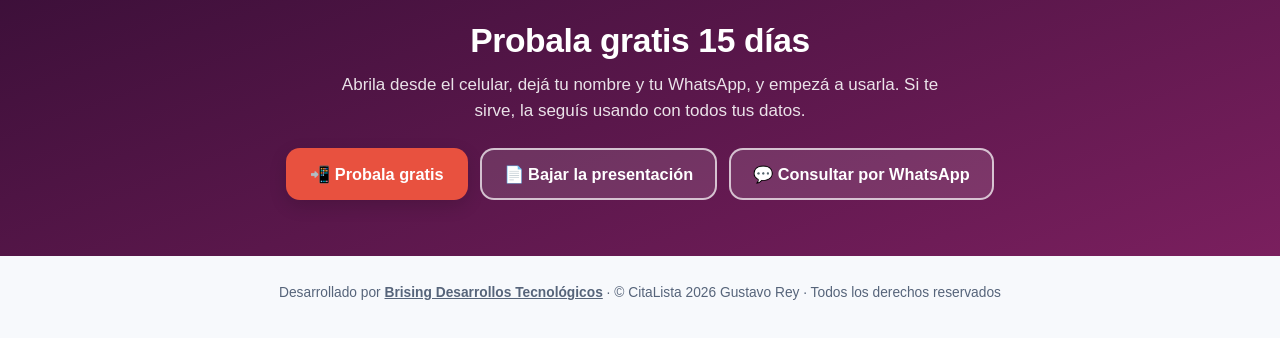
<file: citalista/index.html>
<!doctype html>
<html lang="es-AR">
<head>
<meta charset="utf-8">
<meta name="viewport" content="width=device-width, initial-scale=1">
<title>CitaLista · Tu agenda de turnos en el celular, sin superposiciones ni olvidos</title>
<meta name="description" content="Para peluquerías, barberías y salones: horarios libres automáticos, aviso en el calendario y confirmación y recordatorio por WhatsApp.">
<meta name="theme-color" content="#3a0f38">
<link rel="icon" type="image/png" href="favicon.png">
<meta property="og:type" content="website">
<meta property="og:title" content="CitaLista · Tu agenda de turnos en el celular, sin superposiciones ni olvidos">
<meta property="og:description" content="Para peluquerías, barberías y salones: horarios libres automáticos, aviso en el calendario y confirmación y recordatorio por WhatsApp. Probala gratis 15 días.">
<meta property="og:url" content="https://citalista.pages.dev/">
<meta property="og:image" content="https://citalista.pages.dev/compartir.jpg">
<meta property="og:image:width" content="1200"><meta property="og:image:height" content="630">
<meta name="twitter:card" content="summary_large_image">
<style>
:root{--c1:#3a0f38;--c2:#7a1f5e;--c3:#e8513f;--suave:#fff3f1;--linea:#f3d3cd;--tinta:#13213b;--gris:#56647a;--fondo:#f7f9fc;--blanco:#fff}
*{box-sizing:border-box}
html{scroll-behavior:smooth}
body{margin:0;font-family:"Inter","Segoe UI",Roboto,Helvetica,Arial,sans-serif;color:var(--tinta);background:var(--fondo);line-height:1.55;font-size:17px;-webkit-text-size-adjust:100%}
img{max-width:100%;display:block}
a{color:inherit}
.ancho{max-width:1120px;margin:0 auto;padding:0 18px}
.cab{position:sticky;top:0;z-index:20;background:rgba(255,255,255,.94);backdrop-filter:saturate(1.4) blur(8px);border-bottom:1px solid var(--linea)}
.cab .ancho{display:flex;align-items:center;gap:10px;min-height:60px}
.cab img{width:34px;height:34px;border-radius:9px}
.cab b{font-size:1.08rem;color:var(--c1);flex:1}
.btn{display:inline-flex;align-items:center;justify-content:center;gap:.45rem;min-height:52px;padding:0 22px;border-radius:14px;font-weight:800;font-size:1.02rem;text-decoration:none;border:2px solid transparent;cursor:pointer;transition:transform .12s,box-shadow .12s;text-align:center}
.btn:active{transform:translateY(1px)}
.btn--ok{background:var(--c3);color:#fff;box-shadow:0 6px 18px rgba(0,0,0,.14)}
.btn--borde{background:var(--blanco);color:var(--c1);border-color:var(--c1)}
.btn--chico{min-height:40px;padding:0 14px;font-size:.92rem;border-radius:11px}
.hero{background:linear-gradient(160deg,var(--c1) 0%,var(--c2) 100%);color:#fff;overflow:hidden}
.hero .ancho{display:grid;grid-template-columns:1.15fr .85fr;gap:28px;align-items:center;padding-top:44px;padding-bottom:0}
.hero__txt{padding-bottom:44px}
.hero__logo{max-width:300px;max-height:150px;width:auto;height:auto;margin:0 0 18px;background:#ffffff;border-radius:14px;padding:10px 16px}
.hero__marca{display:flex;align-items:center;gap:12px;margin-bottom:18px;font-size:1.6rem;font-weight:800}
.hero__marca img{width:64px;height:64px;border-radius:16px;background:#fff}
.hero h1{font-size:clamp(1.9rem,4.6vw,3rem);line-height:1.12;margin:0 0 14px;letter-spacing:-.02em}
.hero p{font-size:1.12rem;margin:0 0 24px;color:rgba(255,255,255,.9);max-width:34em}
.hero__btns{display:flex;flex-wrap:wrap;gap:12px}
.hero .btn--borde{background:rgba(255,255,255,.12);color:#fff;border-color:rgba(255,255,255,.7)}
.hero__nota{margin-top:14px;font-size:.93rem;color:rgba(255,255,255,.82)}
.hero__tel{align-self:end;display:flex;justify-content:center}
.tel{width:min(300px,78vw);border-radius:36px;padding:10px;background:#0b1220;box-shadow:0 24px 60px rgba(0,0,0,.35)}
.tel img{border-radius:28px;width:100%;height:auto}
.hero__tel .tel{border-bottom-left-radius:0;border-bottom-right-radius:0;padding-bottom:0;margin-bottom:-2px}
.hero__tel .tel img{border-bottom-left-radius:0;border-bottom-right-radius:0;max-height:520px;object-fit:cover;object-position:top}
section{padding:56px 0}
section.alt{background:var(--blanco)}
h2{font-size:clamp(1.5rem,3.4vw,2.1rem);line-height:1.2;margin:0 0 10px;color:var(--c1);letter-spacing:-.01em}
.lead{color:var(--gris);font-size:1.08rem;margin:0 0 26px;max-width:46em}
.problema{display:grid;grid-template-columns:repeat(auto-fit,minmax(240px,1fr));gap:14px;margin:0;padding:0;list-style:none}
.problema li{background:var(--blanco);border:1px solid var(--linea);border-left:5px solid #e0624f;border-radius:14px;padding:16px 18px}
.pasos{list-style:none;margin:0;padding:0;display:grid;grid-template-columns:repeat(auto-fit,minmax(230px,1fr));gap:14px;counter-reset:p}
.pasos li{counter-increment:p;background:var(--suave);border:1px solid var(--linea);border-radius:16px;padding:52px 18px 18px;position:relative}
.pasos li::before{content:counter(p);position:absolute;left:18px;top:14px;width:30px;height:30px;border-radius:50%;background:var(--c2);color:#fff;font-weight:800;display:grid;place-items:center}
.pasos strong{color:var(--c1)}
.galeria{display:grid;grid-template-columns:repeat(3,1fr);gap:22px;align-items:start}
.g{margin:0;text-align:center}
.g .tel{width:100%;max-width:260px;margin:0 auto}
.g .hoja{background:#fff;border-radius:10px;box-shadow:0 14px 40px rgba(11,37,69,.18);overflow:hidden;border:1px solid var(--linea)}
.g figcaption{margin-top:12px;font-weight:700;color:var(--c1)}
.funcs{display:grid;grid-template-columns:repeat(auto-fill,minmax(250px,1fr));gap:14px}
.f{background:var(--blanco);border:1px solid var(--linea);border-radius:16px;padding:18px}
.f h3{margin:0 0 6px;font-size:1.05rem;color:var(--c1)}
.f p{margin:0;color:var(--gris);font-size:.98rem}
.ventajas{list-style:none;padding:0;margin:0;display:grid;grid-template-columns:repeat(auto-fit,minmax(260px,1fr));gap:12px}
.ventajas li{padding:14px 16px 14px 48px;position:relative;background:var(--suave);border-radius:14px}
.ventajas li::before{content:"✓";position:absolute;left:16px;top:13px;width:22px;height:22px;border-radius:50%;background:var(--c3);color:#fff;font-weight:900;font-size:.85rem;display:grid;place-items:center}
.chips{display:flex;flex-wrap:wrap;gap:10px;margin:0;padding:0;list-style:none}
.chips li{background:var(--blanco);border:1.5px solid var(--linea);border-radius:999px;padding:9px 16px;font-weight:600}
details{background:var(--blanco);border:1px solid var(--linea);border-radius:14px;margin-bottom:10px}
summary{cursor:pointer;padding:16px 18px;font-weight:700;color:var(--c1);list-style:none;position:relative;padding-right:46px}
summary::-webkit-details-marker{display:none}
summary::after{content:"+";position:absolute;right:18px;top:12px;font-size:1.5rem;color:var(--c2);font-weight:400}
details[open] summary::after{content:"–"}
details p{margin:0;padding:0 18px 16px;color:var(--gris)}
.final{background:linear-gradient(160deg,var(--c1),var(--c2));color:#fff;text-align:center}
.final h2{color:#fff}
.final p{color:rgba(255,255,255,.88);margin:0 auto 24px;max-width:36em}
.final .hero__btns{justify-content:center}
.final .btn--borde{background:rgba(255,255,255,.12);color:#fff;border-color:rgba(255,255,255,.7)}
footer{padding:26px 0 34px;text-align:center;font-size:.86rem;color:var(--gris)}
.flotante{position:fixed;right:16px;bottom:16px;z-index:30;width:58px;height:58px;border-radius:50%;background:#25d366;display:grid;place-items:center;box-shadow:0 8px 22px rgba(0,0,0,.25)}
.flotante svg{width:30px;height:30px;fill:#fff}
@media (max-width:860px){
  .hero .ancho{grid-template-columns:1fr;padding-top:30px}
  .hero__txt{padding-bottom:6px}
  .galeria{grid-template-columns:1fr;max-width:340px;margin:0 auto}
  .hero__btns .btn{flex:1 1 100%}
  section{padding:44px 0}
}
</style>
</head>
<body>
<header class="cab"><div class="ancho"><img src="icon-192.png" alt="" width="34" height="34"><b>CitaLista</b><a class="btn btn--ok btn--chico" href="https://turnos-salon.frcreaciones2.workers.dev/?p=ADTB2">Probala gratis</a></div></header>

<div class="hero"><div class="ancho">
  <div class="hero__txt">
    <img class="hero__logo" src="logo-citalista.jpg" alt="CitaLista">
    <h1>Tu agenda de turnos en el celular, sin superposiciones ni olvidos</h1>
    <p>Para peluquerías, barberías y salones: horarios libres automáticos, aviso en el calendario y confirmación y recordatorio por WhatsApp.</p>
    <div class="hero__btns">
      <a class="btn btn--ok" href="https://turnos-salon.frcreaciones2.workers.dev/?p=ADTB2">📲 Probala gratis 15 días</a>
      <a class="btn btn--borde" href="CitaLista-Presentacion.pdf" download>📄 Bajar la presentación</a>
    </div>
    <div class="hero__nota">Funciona en Android, iPhone y computadora. Se instala como una app, sin pasar por la tienda.</div>
  </div>
  <div class="hero__tel"><div class="tel"><img src="captura-1.jpg" alt="La agenda del día y de la semana" width="585" height="1266"></div></div>
</div></div>

<section class="alt"><div class="ancho">
  <h2>El problema</h2>
  <p class="lead">En un salón los turnos se manejan entre el cuaderno, la memoria y los mensajes de WhatsApp.</p>
  <ul class="problema"><li>Se dan dos turnos a la misma hora o con la misma profesional sin darse cuenta.</li><li>Hay que revisar el cuaderno o los chats para saber qué horarios quedan libres.</li><li>Las clientas se olvidan del turno y no avisan que no vienen.</li><li>Confirmar y recordar cada turno a mano lleva tiempo.</li><li>Pocas clientas dejan una reseña en Google o en las redes, aunque hayan quedado contentas.</li></ul>
</div></section>

<section><div class="ancho">
  <h2>Cómo funciona</h2>
  <p class="lead">CitaLista es la agenda del salón en el celular: muestra los horarios libres, avisa cada turno en el calendario del teléfono y manda la confirmación y el recordatorio por WhatsApp. Pensada para peluquerías, barberías y salones de belleza.</p>
  <ol class="pasos"><li><strong>Cargás el turno:</strong> clienta, servicio, profesional y día. La app te muestra solo los horarios libres.</li><li><strong>Lo agendás en tu calendario</strong> con un toque, y el teléfono te avisa 30 minutos antes.</li><li><strong>Le mandás la confirmación por WhatsApp</strong> a la clienta, con un link para que ella también lo agende con su aviso.</li><li><strong>Después de atenderla, le pedís una calificación</strong> con un toque, para sumar reseñas en Google y en tus redes.</li></ol>
</div></section>

<section class="alt"><div class="ancho">
  <h2>Así se ve</h2>
  <p class="lead">Capturas reales de la app.</p>
  <div class="galeria"><figure class="g g--tel"><div class="tel"><img src="captura-1.jpg" alt="La agenda del día y de la semana" loading="lazy"></div><figcaption>La agenda del día y de la semana</figcaption></figure><figure class="g g--tel"><div class="tel"><img src="captura-2.jpg" alt="Confirmás y recordás por WhatsApp" loading="lazy"></div><figcaption>Confirmás y recordás por WhatsApp</figcaption></figure><figure class="g g--tel"><div class="tel"><img src="captura-3.jpg" alt="Solo te muestra los horarios libres" loading="lazy"></div><figcaption>Solo te muestra los horarios libres</figcaption></figure></div>
</div></section>

<section><div class="ancho">
  <h2>Qué hace la app</h2>
  <div class="funcs"><div class="f"><h3>Agenda del día y de la semana</h3><p>Ves de un vistazo los turnos de cada día, cuántos hay y los días cerrados.</p></div><div class="f"><h3>Horarios libres automáticos</h3><p>La app calcula los horarios según la duración del servicio y nunca superpone turnos de la misma profesional.</p></div><div class="f"><h3>Aviso en el calendario</h3><p>Cada turno se agrega al calendario del teléfono con una alarma 30 minutos antes.</p></div><div class="f"><h3>Confirmación por WhatsApp</h3><p>Un mensaje listo con el día, la hora, el servicio y la dirección, y un link para que la clienta lo agende con su aviso.</p></div><div class="f"><h3>Recordatorio</h3><p>El día anterior le mandás el recordatorio por WhatsApp con un toque.</p></div><div class="f"><h3>Estados del turno</h3><p>Confirmado, llegó, no vino o cancelado. Sabés quién falta seguido.</p></div><div class="f"><h3>Editar o mover</h3><p>Si la clienta cambia el día, movés el turno y la app vuelve a mostrar los horarios libres.</p></div><div class="f"><h3>Varias profesionales</h3><p>Cada una con su agenda, sin que se pisen los turnos.</p></div><div class="f"><h3>Clientes</h3><p>La lista de clientas con su celular, cuántas visitas lleva y la última. Tocás una y le das un turno nuevo.</p></div><div class="f"><h3>Pedir calificación</h3><p>Le manda a la clienta tus links de Google, Instagram, Facebook o TikTok para que te deje una reseña, y anota cuándo se la pediste.</p></div><div class="f"><h3>Servicios y precios</h3><p>Cada servicio con su duración y su precio, editables cuando quieras. La agenda muestra el estimado del día.</p></div><div class="f"><h3>Horario de atención</h3><p>Cargás los días y horarios del salón, y la app solo ofrece turnos dentro de ese horario.</p></div><div class="f"><h3>Respaldo</h3><p>Descargás una copia de todo y la restaurás en otro equipo.</p></div><div class="f"><h3>Funciona sin señal</h3><p>Una vez instalada, se usa aunque no haya internet.</p></div></div>
</div></section>

<section class="alt"><div class="ancho">
  <h2>Por qué conviene</h2>
  <ul class="ventajas"><li><strong>No hay turnos superpuestos.</strong> La app solo ofrece los horarios libres.</li><li><strong>Menos clientas que faltan.</strong> La confirmación, el aviso en su calendario y el recordatorio hacen que no se olviden.</li><li><strong>Ahorra tiempo.</strong> Los mensajes salen listos, sin escribir nada.</li><li><strong>Más reseñas.</strong> Pedir una calificación lleva un toque, y las buenas opiniones atraen clientas nuevas.</li><li><strong>Da una imagen profesional.</strong> La clienta recibe todo claro y ordenado.</li><li><strong>Sin complicaciones.</strong> Se usa desde el celular, sin computadora y sin capacitación.</li></ul>
</div></section>

<section><div class="ancho">
  <h2>Para quién es</h2>
  
  <ul class="chips"><li>Peluquerías y barberías</li><li>Salones de belleza, manicuría y depilación</li><li>Centros de estética, cosmetología y spa</li><li>Cualquier negocio que trabaje con turnos: consultorios, kinesiología, tatuajes, entrenadores, lavaderos de autos, cambiando los servicios</li></ul>
</div></section>

<section class="alt"><div class="ancho">
  <h2>Preguntas frecuentes</h2>
  <details><summary>¿Funciona en Android y en iPhone?</summary><p>Sí. Se instala desde el navegador del teléfono, sin pasar por la tienda de aplicaciones.</p></details><details><summary>¿Necesito internet?</summary><p>Para usar la agenda, no. Para mandar los mensajes por WhatsApp, sí, como siempre.</p></details><details><summary>¿La clienta tiene que instalar algo?</summary><p>No. Recibe el mensaje por WhatsApp y, si quiere, toca el link para agregar el turno a su calendario.</p></details><details><summary>¿Cómo suenan los avisos?</summary><p>La app agrega el turno al calendario del teléfono, y el calendario hace sonar la alarma 30 minutos antes.</p></details><details><summary>¿Sirve si somos varias profesionales?</summary><p>Sí. Cada turno se asigna a una profesional y la app no superpone sus horarios.</p></details><details><summary>¿Puedo poner mi nombre, mi logo y mis colores?</summary><p>Sí. La versión para tu salón lleva tu nombre, tu logo, tus colores, tus servicios y tu horario.</p></details><details><summary>¿Qué pasa con mis datos cuando termina la prueba?</summary><p>Quedan guardados. Cuando tengas tu versión, seguís donde estabas.</p></details><details><summary>¿Alguien más ve mi agenda?</summary><p>No. Los datos quedan en tu teléfono. Con el respaldo te llevás una copia a donde quieras.</p></details>
</div></section>

<section class="final"><div class="ancho">
  <h2>Probala gratis 15 días</h2>
  <p>Abrila desde el celular, dejá tu nombre y tu WhatsApp, y empezá a usarla. Si te sirve, la seguís usando con todos tus datos.</p>
  <div class="hero__btns">
    <a class="btn btn--ok" href="https://turnos-salon.frcreaciones2.workers.dev/?p=ADTB2">📲 Probala gratis</a>
    <a class="btn btn--borde" href="CitaLista-Presentacion.pdf" download>📄 Bajar la presentación</a>
    <a class="btn btn--borde" href="https://wa.me/5492213506378?text=Hola,%20quiero%20saber%20más%20de%20CitaLista." target="_blank" rel="noopener">💬 Consultar por WhatsApp</a>
  </div>
</div></section>

<footer><div class="ancho">Desarrollado por <a href="https://brising.pages.dev" style="color:inherit"><strong>Brising Desarrollos Tecnológicos</strong></a> · © CitaLista 2026 Gustavo Rey · Todos los derechos reservados</div></footer>
<a class="flotante" href="https://wa.me/5492213506378?text=Hola,%20quiero%20saber%20más%20de%20CitaLista." target="_blank" rel="noopener" aria-label="Consultar por WhatsApp"><svg viewBox="0 0 24 24" aria-hidden="true"><path d="M12 2a10 10 0 0 0-8.6 15.1L2 22l5-1.3A10 10 0 1 0 12 2zm0 18.2a8.2 8.2 0 0 1-4.2-1.2l-.3-.2-3 .8.8-2.9-.2-.3A8.2 8.2 0 1 1 12 20.2zm4.5-6.1c-.2-.1-1.5-.7-1.7-.8-.2-.1-.4-.1-.6.1l-.8 1c-.1.2-.3.2-.5.1a6.7 6.7 0 0 1-3.3-2.9c-.2-.4.2-.4.7-1.3.1-.2 0-.3 0-.4l-.8-1.9c-.2-.5-.4-.4-.6-.4h-.5a1 1 0 0 0-.7.3 3 3 0 0 0-.9 2.2 5.2 5.2 0 0 0 1.1 2.7 11.8 11.8 0 0 0 4.5 4c1.7.7 2.3.8 3.2.6.5-.1 1.5-.6 1.7-1.2.2-.6.2-1.1.2-1.2-.1-.1-.3-.2-.5-.3z"/></svg></a>
</body>
</html>
</file>
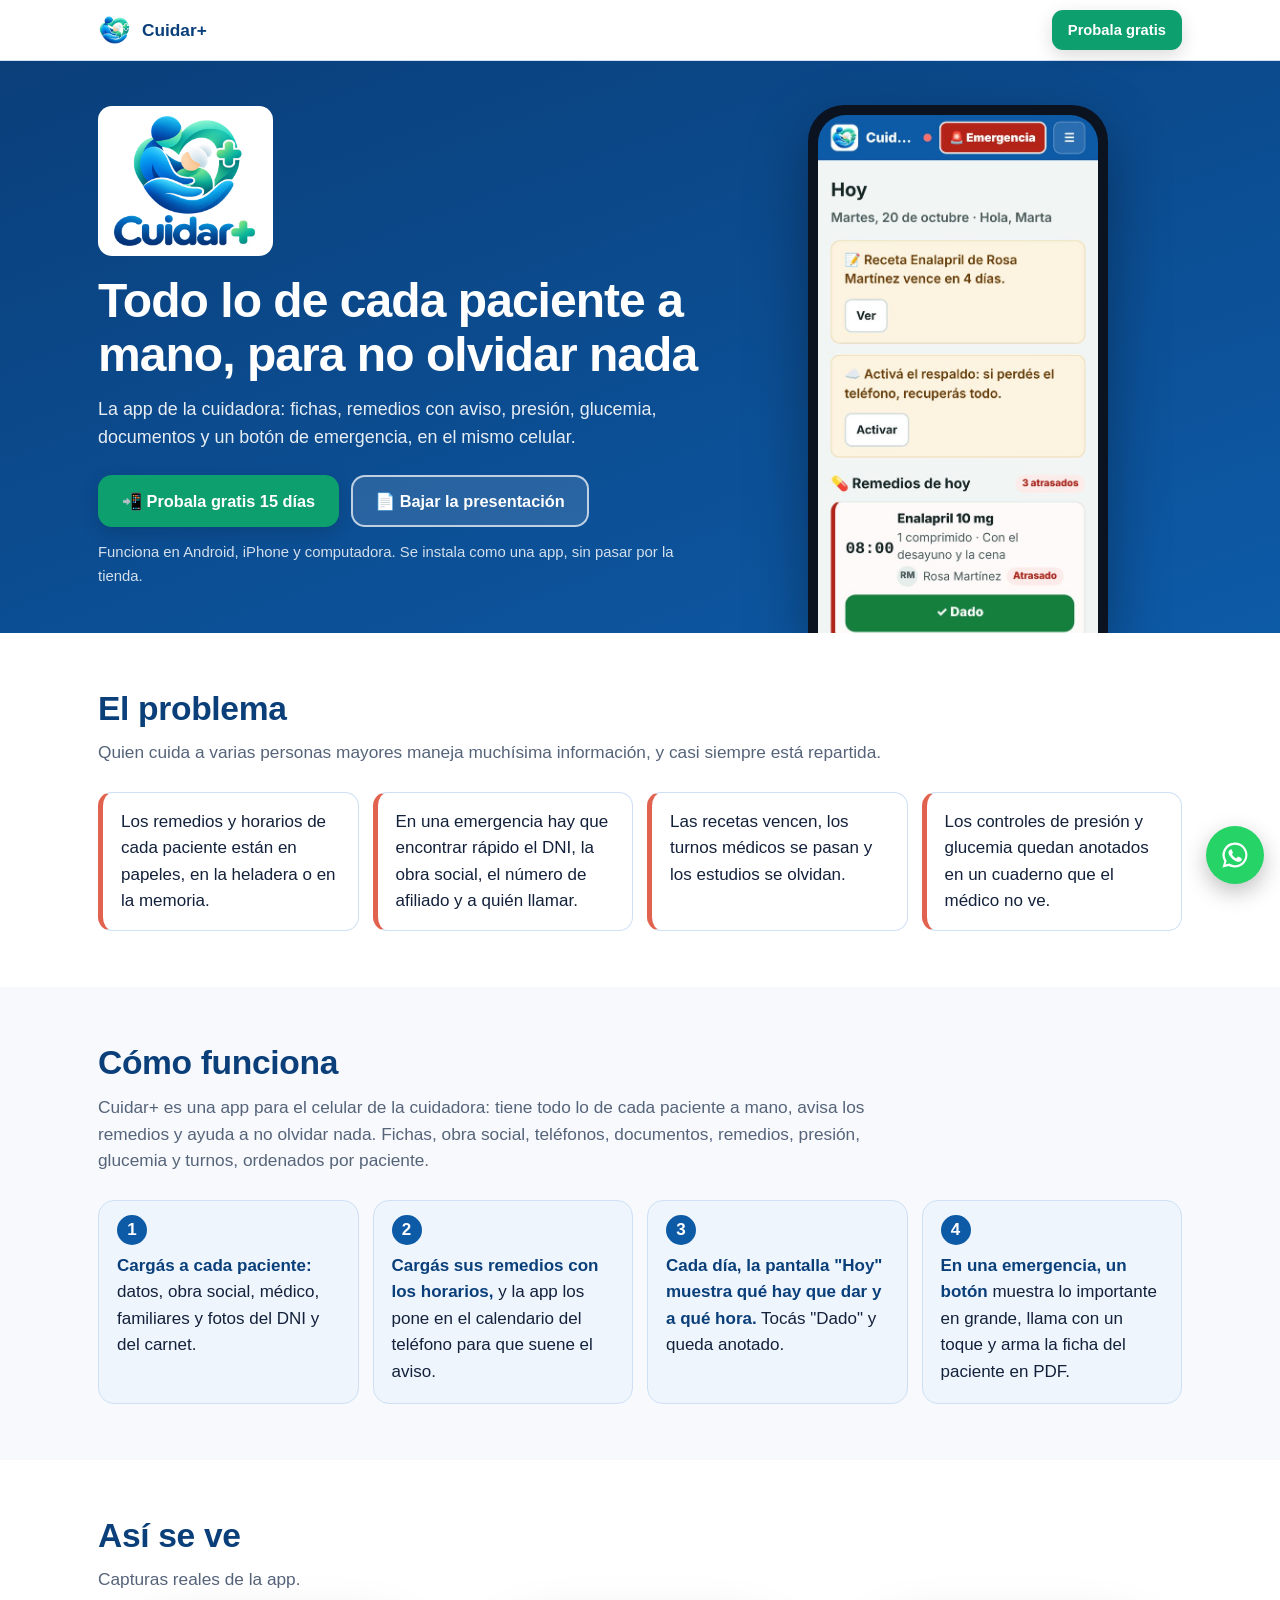
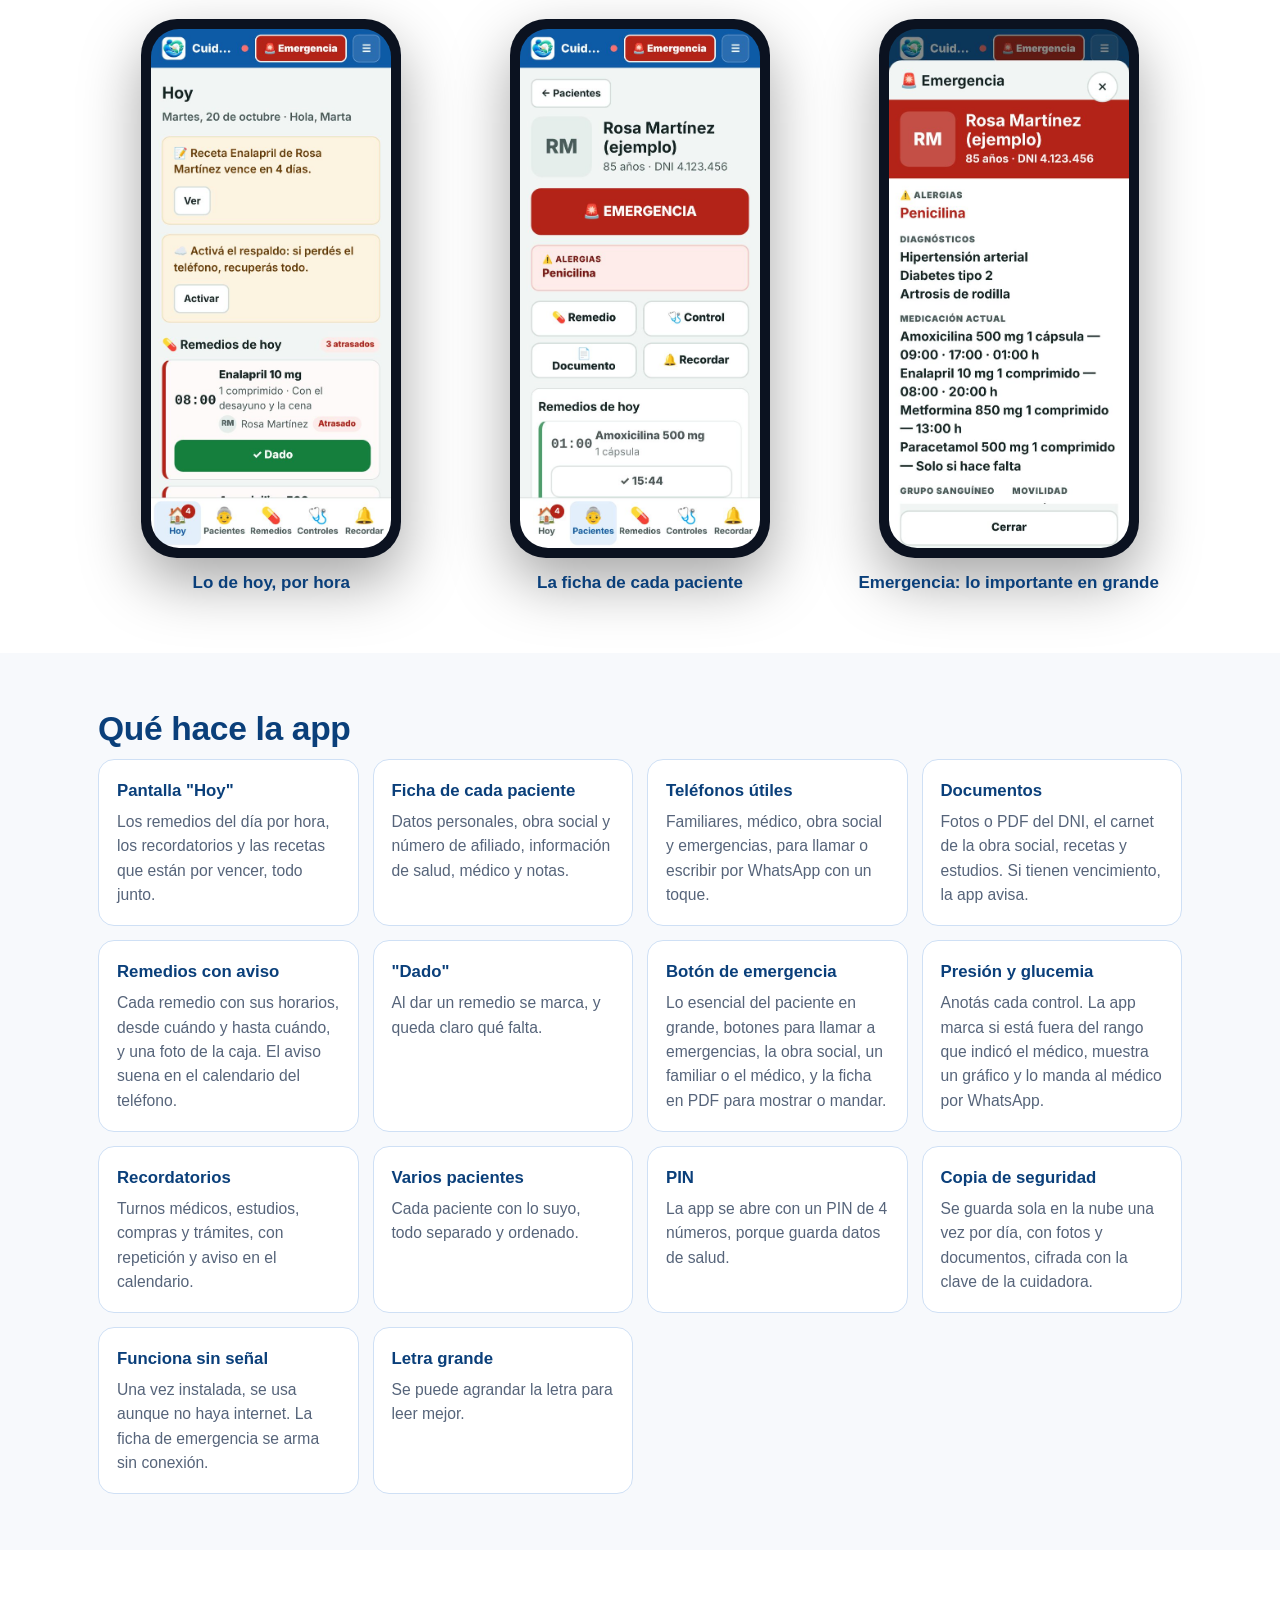
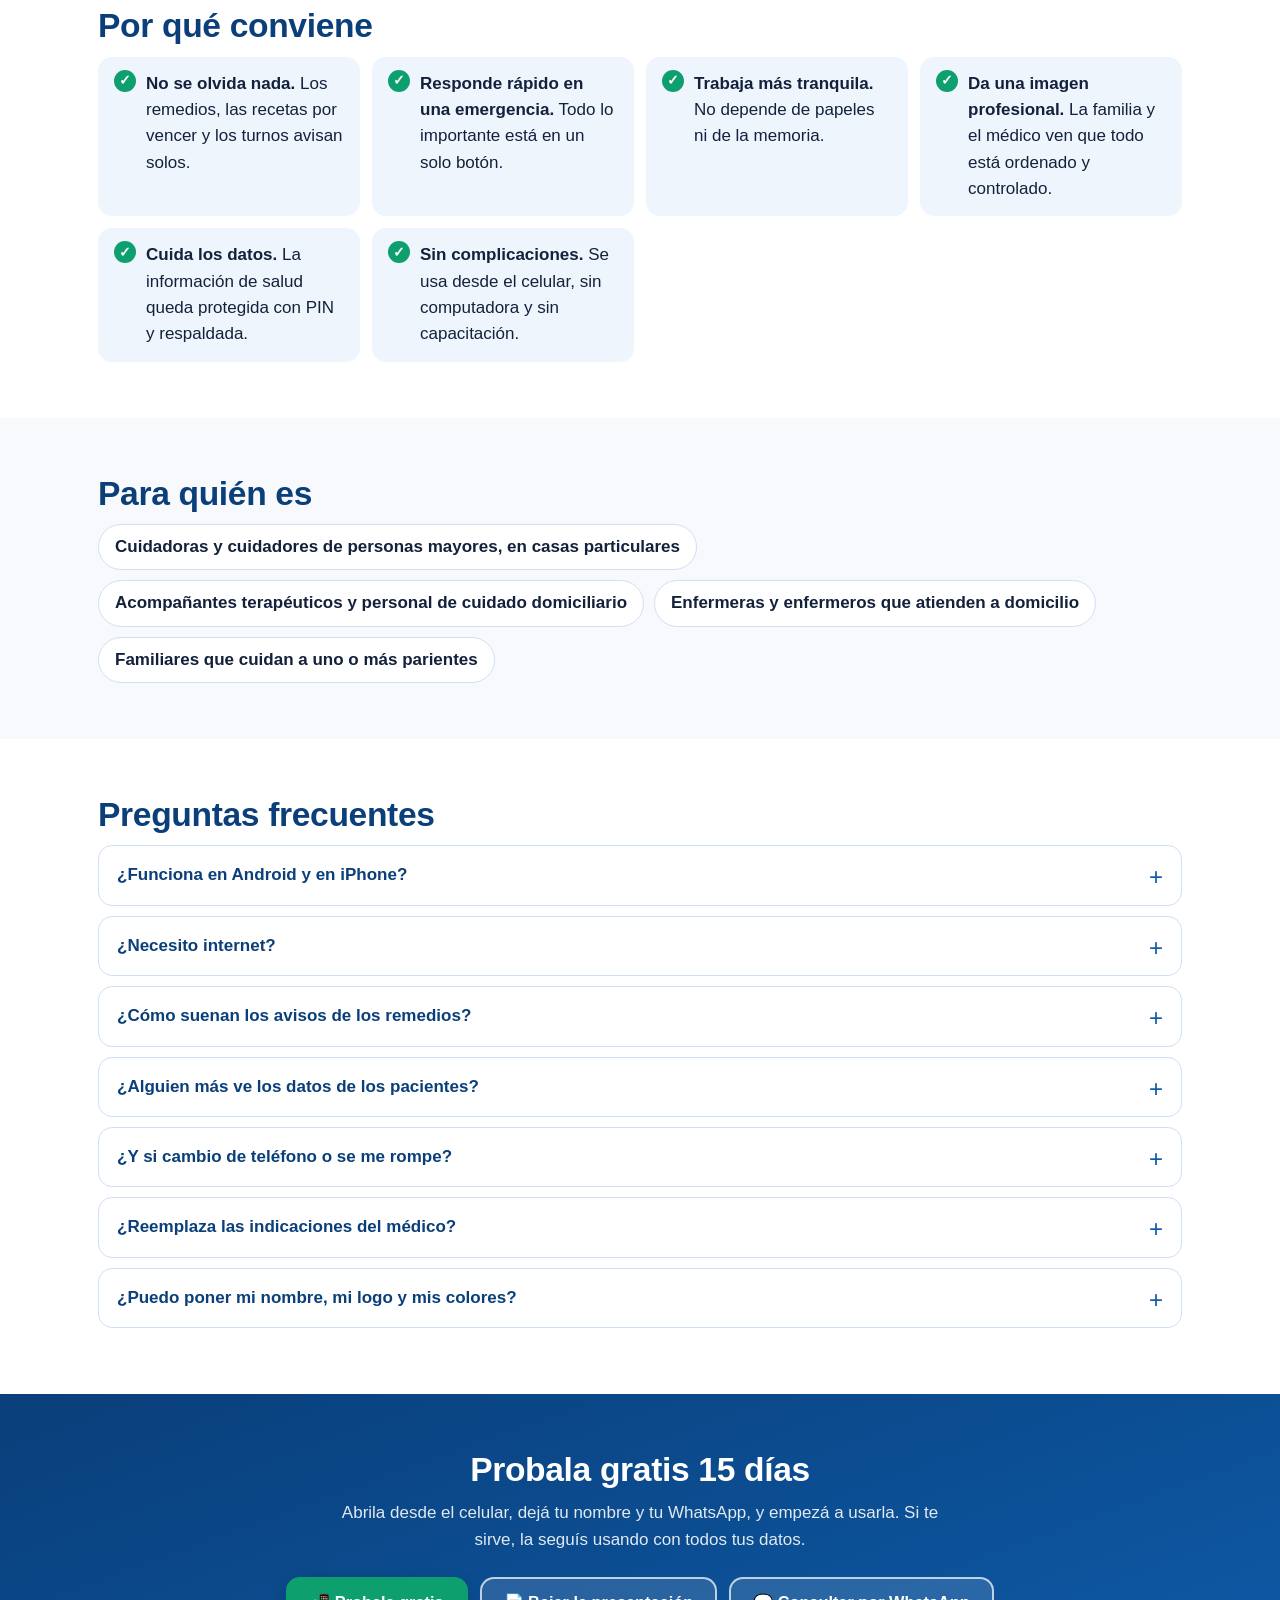
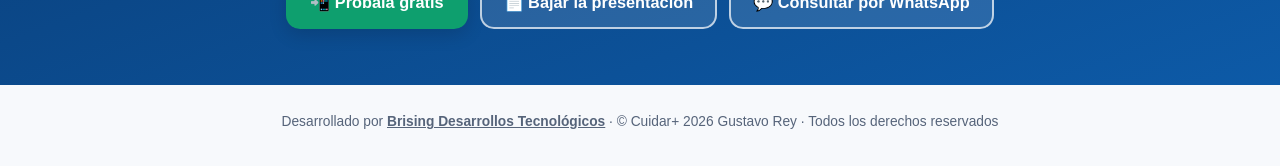
<file: cuidar/index.html>
<!doctype html>
<html lang="es-AR">
<head>
<meta charset="utf-8">
<meta name="viewport" content="width=device-width, initial-scale=1">
<title>Cuidar+ · Todo lo de cada paciente a mano, para no olvidar nada</title>
<meta name="description" content="La app de la cuidadora: fichas, remedios con aviso, presión, glucemia, documentos y un botón de emergencia, en el mismo celular.">
<meta name="theme-color" content="#0a3f7a">
<link rel="icon" type="image/png" href="favicon.png">
<meta property="og:type" content="website">
<meta property="og:title" content="Cuidar+ · Todo lo de cada paciente a mano, para no olvidar nada">
<meta property="og:description" content="La app de la cuidadora: fichas, remedios con aviso, presión, glucemia, documentos y un botón de emergencia, en el mismo celular. Probala gratis 15 días.">
<meta property="og:url" content="https://cuidarmas.pages.dev/">
<meta property="og:image" content="https://cuidarmas.pages.dev/compartir.jpg">
<meta property="og:image:width" content="1200"><meta property="og:image:height" content="630">
<meta name="twitter:card" content="summary_large_image">
<style>
:root{--c1:#0a3f7a;--c2:#0d5aa7;--c3:#0e9f6e;--suave:#eef5fd;--linea:#cfe0f5;--tinta:#13213b;--gris:#56647a;--fondo:#f7f9fc;--blanco:#fff}
*{box-sizing:border-box}
html{scroll-behavior:smooth}
body{margin:0;font-family:"Inter","Segoe UI",Roboto,Helvetica,Arial,sans-serif;color:var(--tinta);background:var(--fondo);line-height:1.55;font-size:17px;-webkit-text-size-adjust:100%}
img{max-width:100%;display:block}
a{color:inherit}
.ancho{max-width:1120px;margin:0 auto;padding:0 18px}
.cab{position:sticky;top:0;z-index:20;background:rgba(255,255,255,.94);backdrop-filter:saturate(1.4) blur(8px);border-bottom:1px solid var(--linea)}
.cab .ancho{display:flex;align-items:center;gap:10px;min-height:60px}
.cab img{width:34px;height:34px;border-radius:9px}
.cab b{font-size:1.08rem;color:var(--c1);flex:1}
.btn{display:inline-flex;align-items:center;justify-content:center;gap:.45rem;min-height:52px;padding:0 22px;border-radius:14px;font-weight:800;font-size:1.02rem;text-decoration:none;border:2px solid transparent;cursor:pointer;transition:transform .12s,box-shadow .12s;text-align:center}
.btn:active{transform:translateY(1px)}
.btn--ok{background:var(--c3);color:#fff;box-shadow:0 6px 18px rgba(0,0,0,.14)}
.btn--borde{background:var(--blanco);color:var(--c1);border-color:var(--c1)}
.btn--chico{min-height:40px;padding:0 14px;font-size:.92rem;border-radius:11px}
.hero{background:linear-gradient(160deg,var(--c1) 0%,var(--c2) 100%);color:#fff;overflow:hidden}
.hero .ancho{display:grid;grid-template-columns:1.15fr .85fr;gap:28px;align-items:center;padding-top:44px;padding-bottom:0}
.hero__txt{padding-bottom:44px}
.hero__logo{max-width:300px;max-height:150px;width:auto;height:auto;margin:0 0 18px;background:#ffffff;border-radius:14px;padding:10px 16px}
.hero__marca{display:flex;align-items:center;gap:12px;margin-bottom:18px;font-size:1.6rem;font-weight:800}
.hero__marca img{width:64px;height:64px;border-radius:16px;background:#fff}
.hero h1{font-size:clamp(1.9rem,4.6vw,3rem);line-height:1.12;margin:0 0 14px;letter-spacing:-.02em}
.hero p{font-size:1.12rem;margin:0 0 24px;color:rgba(255,255,255,.9);max-width:34em}
.hero__btns{display:flex;flex-wrap:wrap;gap:12px}
.hero .btn--borde{background:rgba(255,255,255,.12);color:#fff;border-color:rgba(255,255,255,.7)}
.hero__nota{margin-top:14px;font-size:.93rem;color:rgba(255,255,255,.82)}
.hero__tel{align-self:end;display:flex;justify-content:center}
.tel{width:min(300px,78vw);border-radius:36px;padding:10px;background:#0b1220;box-shadow:0 24px 60px rgba(0,0,0,.35)}
.tel img{border-radius:28px;width:100%;height:auto}
.hero__tel .tel{border-bottom-left-radius:0;border-bottom-right-radius:0;padding-bottom:0;margin-bottom:-2px}
.hero__tel .tel img{border-bottom-left-radius:0;border-bottom-right-radius:0;max-height:520px;object-fit:cover;object-position:top}
section{padding:56px 0}
section.alt{background:var(--blanco)}
h2{font-size:clamp(1.5rem,3.4vw,2.1rem);line-height:1.2;margin:0 0 10px;color:var(--c1);letter-spacing:-.01em}
.lead{color:var(--gris);font-size:1.08rem;margin:0 0 26px;max-width:46em}
.problema{display:grid;grid-template-columns:repeat(auto-fit,minmax(240px,1fr));gap:14px;margin:0;padding:0;list-style:none}
.problema li{background:var(--blanco);border:1px solid var(--linea);border-left:5px solid #e0624f;border-radius:14px;padding:16px 18px}
.pasos{list-style:none;margin:0;padding:0;display:grid;grid-template-columns:repeat(auto-fit,minmax(230px,1fr));gap:14px;counter-reset:p}
.pasos li{counter-increment:p;background:var(--suave);border:1px solid var(--linea);border-radius:16px;padding:52px 18px 18px;position:relative}
.pasos li::before{content:counter(p);position:absolute;left:18px;top:14px;width:30px;height:30px;border-radius:50%;background:var(--c2);color:#fff;font-weight:800;display:grid;place-items:center}
.pasos strong{color:var(--c1)}
.galeria{display:grid;grid-template-columns:repeat(3,1fr);gap:22px;align-items:start}
.g{margin:0;text-align:center}
.g .tel{width:100%;max-width:260px;margin:0 auto}
.g .hoja{background:#fff;border-radius:10px;box-shadow:0 14px 40px rgba(11,37,69,.18);overflow:hidden;border:1px solid var(--linea)}
.g figcaption{margin-top:12px;font-weight:700;color:var(--c1)}
.funcs{display:grid;grid-template-columns:repeat(auto-fill,minmax(250px,1fr));gap:14px}
.f{background:var(--blanco);border:1px solid var(--linea);border-radius:16px;padding:18px}
.f h3{margin:0 0 6px;font-size:1.05rem;color:var(--c1)}
.f p{margin:0;color:var(--gris);font-size:.98rem}
.ventajas{list-style:none;padding:0;margin:0;display:grid;grid-template-columns:repeat(auto-fit,minmax(260px,1fr));gap:12px}
.ventajas li{padding:14px 16px 14px 48px;position:relative;background:var(--suave);border-radius:14px}
.ventajas li::before{content:"✓";position:absolute;left:16px;top:13px;width:22px;height:22px;border-radius:50%;background:var(--c3);color:#fff;font-weight:900;font-size:.85rem;display:grid;place-items:center}
.chips{display:flex;flex-wrap:wrap;gap:10px;margin:0;padding:0;list-style:none}
.chips li{background:var(--blanco);border:1.5px solid var(--linea);border-radius:999px;padding:9px 16px;font-weight:600}
details{background:var(--blanco);border:1px solid var(--linea);border-radius:14px;margin-bottom:10px}
summary{cursor:pointer;padding:16px 18px;font-weight:700;color:var(--c1);list-style:none;position:relative;padding-right:46px}
summary::-webkit-details-marker{display:none}
summary::after{content:"+";position:absolute;right:18px;top:12px;font-size:1.5rem;color:var(--c2);font-weight:400}
details[open] summary::after{content:"–"}
details p{margin:0;padding:0 18px 16px;color:var(--gris)}
.final{background:linear-gradient(160deg,var(--c1),var(--c2));color:#fff;text-align:center}
.final h2{color:#fff}
.final p{color:rgba(255,255,255,.88);margin:0 auto 24px;max-width:36em}
.final .hero__btns{justify-content:center}
.final .btn--borde{background:rgba(255,255,255,.12);color:#fff;border-color:rgba(255,255,255,.7)}
footer{padding:26px 0 34px;text-align:center;font-size:.86rem;color:var(--gris)}
.flotante{position:fixed;right:16px;bottom:16px;z-index:30;width:58px;height:58px;border-radius:50%;background:#25d366;display:grid;place-items:center;box-shadow:0 8px 22px rgba(0,0,0,.25)}
.flotante svg{width:30px;height:30px;fill:#fff}
@media (max-width:860px){
  .hero .ancho{grid-template-columns:1fr;padding-top:30px}
  .hero__txt{padding-bottom:6px}
  .galeria{grid-template-columns:1fr;max-width:340px;margin:0 auto}
  .hero__btns .btn{flex:1 1 100%}
  section{padding:44px 0}
}
</style>
</head>
<body>
<header class="cab"><div class="ancho"><img src="icon-192.png" alt="" width="34" height="34"><b>Cuidar+</b><a class="btn btn--ok btn--chico" href="https://cuidar.frcreaciones2.workers.dev/?p=WVANS">Probala gratis</a></div></header>

<div class="hero"><div class="ancho">
  <div class="hero__txt">
    <img class="hero__logo" src="logo-cuidar.png" alt="Cuidar+">
    <h1>Todo lo de cada paciente a mano, para no olvidar nada</h1>
    <p>La app de la cuidadora: fichas, remedios con aviso, presión, glucemia, documentos y un botón de emergencia, en el mismo celular.</p>
    <div class="hero__btns">
      <a class="btn btn--ok" href="https://cuidar.frcreaciones2.workers.dev/?p=WVANS">📲 Probala gratis 15 días</a>
      <a class="btn btn--borde" href="Cuidar-Presentacion.pdf" download>📄 Bajar la presentación</a>
    </div>
    <div class="hero__nota">Funciona en Android, iPhone y computadora. Se instala como una app, sin pasar por la tienda.</div>
  </div>
  <div class="hero__tel"><div class="tel"><img src="captura-1.jpg" alt="Lo de hoy, por hora" width="585" height="1266"></div></div>
</div></div>

<section class="alt"><div class="ancho">
  <h2>El problema</h2>
  <p class="lead">Quien cuida a varias personas mayores maneja muchísima información, y casi siempre está repartida.</p>
  <ul class="problema"><li>Los remedios y horarios de cada paciente están en papeles, en la heladera o en la memoria.</li><li>En una emergencia hay que encontrar rápido el DNI, la obra social, el número de afiliado y a quién llamar.</li><li>Las recetas vencen, los turnos médicos se pasan y los estudios se olvidan.</li><li>Los controles de presión y glucemia quedan anotados en un cuaderno que el médico no ve.</li></ul>
</div></section>

<section><div class="ancho">
  <h2>Cómo funciona</h2>
  <p class="lead">Cuidar+ es una app para el celular de la cuidadora: tiene todo lo de cada paciente a mano, avisa los remedios y ayuda a no olvidar nada. Fichas, obra social, teléfonos, documentos, remedios, presión, glucemia y turnos, ordenados por paciente.</p>
  <ol class="pasos"><li><strong>Cargás a cada paciente:</strong> datos, obra social, médico, familiares y fotos del DNI y del carnet.</li><li><strong>Cargás sus remedios con los horarios,</strong> y la app los pone en el calendario del teléfono para que suene el aviso.</li><li><strong>Cada día, la pantalla "Hoy" muestra qué hay que dar y a qué hora.</strong> Tocás "Dado" y queda anotado.</li><li><strong>En una emergencia, un botón</strong> muestra lo importante en grande, llama con un toque y arma la ficha del paciente en PDF.</li></ol>
</div></section>

<section class="alt"><div class="ancho">
  <h2>Así se ve</h2>
  <p class="lead">Capturas reales de la app.</p>
  <div class="galeria"><figure class="g g--tel"><div class="tel"><img src="captura-1.jpg" alt="Lo de hoy, por hora" loading="lazy"></div><figcaption>Lo de hoy, por hora</figcaption></figure><figure class="g g--tel"><div class="tel"><img src="captura-2.jpg" alt="La ficha de cada paciente" loading="lazy"></div><figcaption>La ficha de cada paciente</figcaption></figure><figure class="g g--tel"><div class="tel"><img src="captura-3.jpg" alt="Emergencia: lo importante en grande" loading="lazy"></div><figcaption>Emergencia: lo importante en grande</figcaption></figure></div>
</div></section>

<section><div class="ancho">
  <h2>Qué hace la app</h2>
  <div class="funcs"><div class="f"><h3>Pantalla "Hoy"</h3><p>Los remedios del día por hora, los recordatorios y las recetas que están por vencer, todo junto.</p></div><div class="f"><h3>Ficha de cada paciente</h3><p>Datos personales, obra social y número de afiliado, información de salud, médico y notas.</p></div><div class="f"><h3>Teléfonos útiles</h3><p>Familiares, médico, obra social y emergencias, para llamar o escribir por WhatsApp con un toque.</p></div><div class="f"><h3>Documentos</h3><p>Fotos o PDF del DNI, el carnet de la obra social, recetas y estudios. Si tienen vencimiento, la app avisa.</p></div><div class="f"><h3>Remedios con aviso</h3><p>Cada remedio con sus horarios, desde cuándo y hasta cuándo, y una foto de la caja. El aviso suena en el calendario del teléfono.</p></div><div class="f"><h3>"Dado"</h3><p>Al dar un remedio se marca, y queda claro qué falta.</p></div><div class="f"><h3>Botón de emergencia</h3><p>Lo esencial del paciente en grande, botones para llamar a emergencias, la obra social, un familiar o el médico, y la ficha en PDF para mostrar o mandar.</p></div><div class="f"><h3>Presión y glucemia</h3><p>Anotás cada control. La app marca si está fuera del rango que indicó el médico, muestra un gráfico y lo manda al médico por WhatsApp.</p></div><div class="f"><h3>Recordatorios</h3><p>Turnos médicos, estudios, compras y trámites, con repetición y aviso en el calendario.</p></div><div class="f"><h3>Varios pacientes</h3><p>Cada paciente con lo suyo, todo separado y ordenado.</p></div><div class="f"><h3>PIN</h3><p>La app se abre con un PIN de 4 números, porque guarda datos de salud.</p></div><div class="f"><h3>Copia de seguridad</h3><p>Se guarda sola en la nube una vez por día, con fotos y documentos, cifrada con la clave de la cuidadora.</p></div><div class="f"><h3>Funciona sin señal</h3><p>Una vez instalada, se usa aunque no haya internet. La ficha de emergencia se arma sin conexión.</p></div><div class="f"><h3>Letra grande</h3><p>Se puede agrandar la letra para leer mejor.</p></div></div>
</div></section>

<section class="alt"><div class="ancho">
  <h2>Por qué conviene</h2>
  <ul class="ventajas"><li><strong>No se olvida nada.</strong> Los remedios, las recetas por vencer y los turnos avisan solos.</li><li><strong>Responde rápido en una emergencia.</strong> Todo lo importante está en un solo botón.</li><li><strong>Trabaja más tranquila.</strong> No depende de papeles ni de la memoria.</li><li><strong>Da una imagen profesional.</strong> La familia y el médico ven que todo está ordenado y controlado.</li><li><strong>Cuida los datos.</strong> La información de salud queda protegida con PIN y respaldada.</li><li><strong>Sin complicaciones.</strong> Se usa desde el celular, sin computadora y sin capacitación.</li></ul>
</div></section>

<section><div class="ancho">
  <h2>Para quién es</h2>
  
  <ul class="chips"><li>Cuidadoras y cuidadores de personas mayores, en casas particulares</li><li>Acompañantes terapéuticos y personal de cuidado domiciliario</li><li>Enfermeras y enfermeros que atienden a domicilio</li><li>Familiares que cuidan a uno o más parientes</li></ul>
</div></section>

<section class="alt"><div class="ancho">
  <h2>Preguntas frecuentes</h2>
  <details><summary>¿Funciona en Android y en iPhone?</summary><p>Sí. Se instala desde el navegador del teléfono, sin pasar por la tienda de aplicaciones.</p></details><details><summary>¿Necesito internet?</summary><p>Solo para entrar la primera vez y para la copia de seguridad. Después funciona sin señal.</p></details><details><summary>¿Cómo suenan los avisos de los remedios?</summary><p>La app los agrega al calendario del teléfono con un toque, y el calendario hace sonar la alarma a la hora indicada.</p></details><details><summary>¿Alguien más ve los datos de los pacientes?</summary><p>No. Quedan en el teléfono, protegidos con PIN, y la copia en la nube está cifrada: nadie más la puede leer.</p></details><details><summary>¿Y si cambio de teléfono o se me rompe?</summary><p>Con el código y la clave de la copia de seguridad recuperás todo en el teléfono nuevo, con fotos y documentos.</p></details><details><summary>¿Reemplaza las indicaciones del médico?</summary><p>No. Ayuda a ordenarlas y a cumplirlas, pero las decisiones de salud las toma siempre el médico.</p></details><details><summary>¿Puedo poner mi nombre, mi logo y mis colores?</summary><p>Sí. La versión para tu servicio de cuidado lleva tu nombre, tu logo y tus colores.</p></details>
</div></section>

<section class="final"><div class="ancho">
  <h2>Probala gratis 15 días</h2>
  <p>Abrila desde el celular, dejá tu nombre y tu WhatsApp, y empezá a usarla. Si te sirve, la seguís usando con todos tus datos.</p>
  <div class="hero__btns">
    <a class="btn btn--ok" href="https://cuidar.frcreaciones2.workers.dev/?p=WVANS">📲 Probala gratis</a>
    <a class="btn btn--borde" href="Cuidar-Presentacion.pdf" download>📄 Bajar la presentación</a>
    <a class="btn btn--borde" href="https://wa.me/5492213506378?text=Hola,%20quiero%20saber%20más%20de%20Cuidar+." target="_blank" rel="noopener">💬 Consultar por WhatsApp</a>
  </div>
</div></section>

<footer><div class="ancho">Desarrollado por <a href="https://brising.pages.dev" style="color:inherit"><strong>Brising Desarrollos Tecnológicos</strong></a> · © Cuidar+ 2026 Gustavo Rey · Todos los derechos reservados</div></footer>
<a class="flotante" href="https://wa.me/5492213506378?text=Hola,%20quiero%20saber%20más%20de%20Cuidar+." target="_blank" rel="noopener" aria-label="Consultar por WhatsApp"><svg viewBox="0 0 24 24" aria-hidden="true"><path d="M12 2a10 10 0 0 0-8.6 15.1L2 22l5-1.3A10 10 0 1 0 12 2zm0 18.2a8.2 8.2 0 0 1-4.2-1.2l-.3-.2-3 .8.8-2.9-.2-.3A8.2 8.2 0 1 1 12 20.2zm4.5-6.1c-.2-.1-1.5-.7-1.7-.8-.2-.1-.4-.1-.6.1l-.8 1c-.1.2-.3.2-.5.1a6.7 6.7 0 0 1-3.3-2.9c-.2-.4.2-.4.7-1.3.1-.2 0-.3 0-.4l-.8-1.9c-.2-.5-.4-.4-.6-.4h-.5a1 1 0 0 0-.7.3 3 3 0 0 0-.9 2.2 5.2 5.2 0 0 0 1.1 2.7 11.8 11.8 0 0 0 4.5 4c1.7.7 2.3.8 3.2.6.5-.1 1.5-.6 1.7-1.2.2-.6.2-1.1.2-1.2-.1-.1-.3-.2-.5-.3z"/></svg></a>
</body>
</html>
</file>
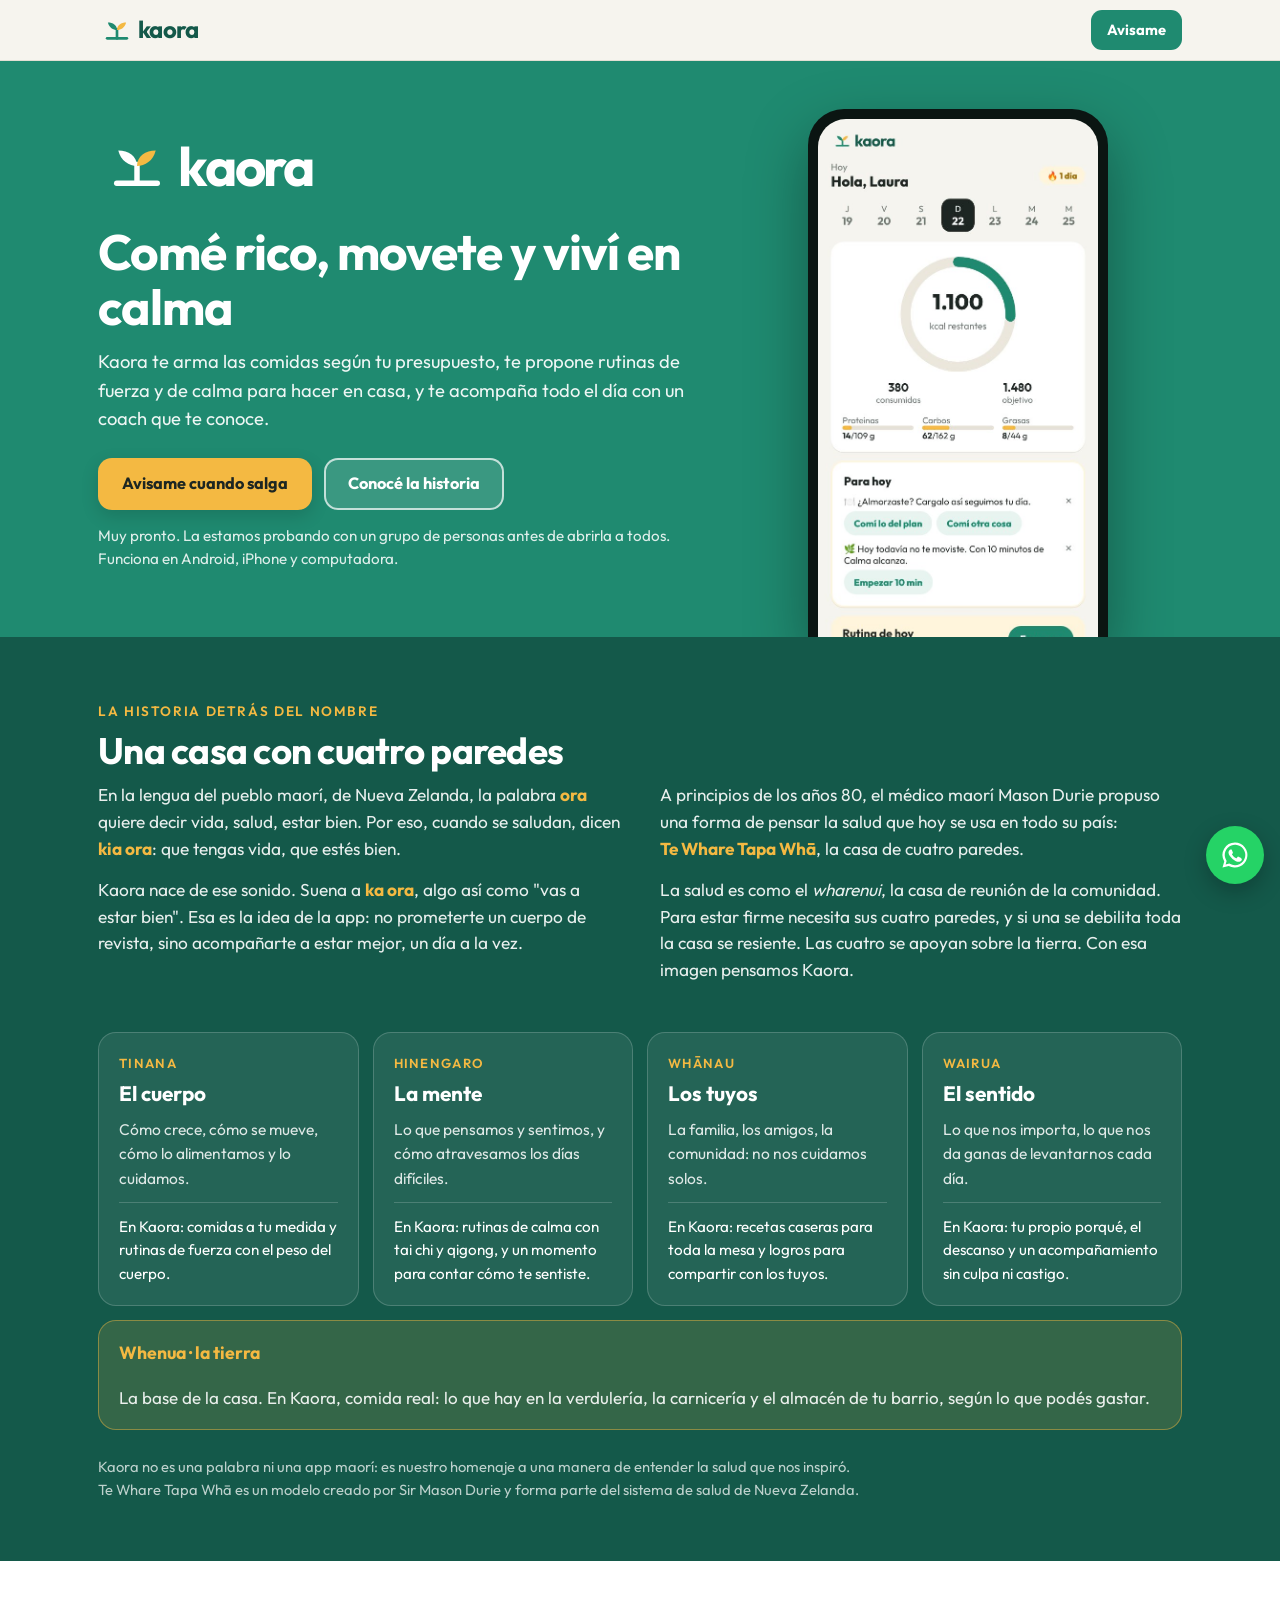
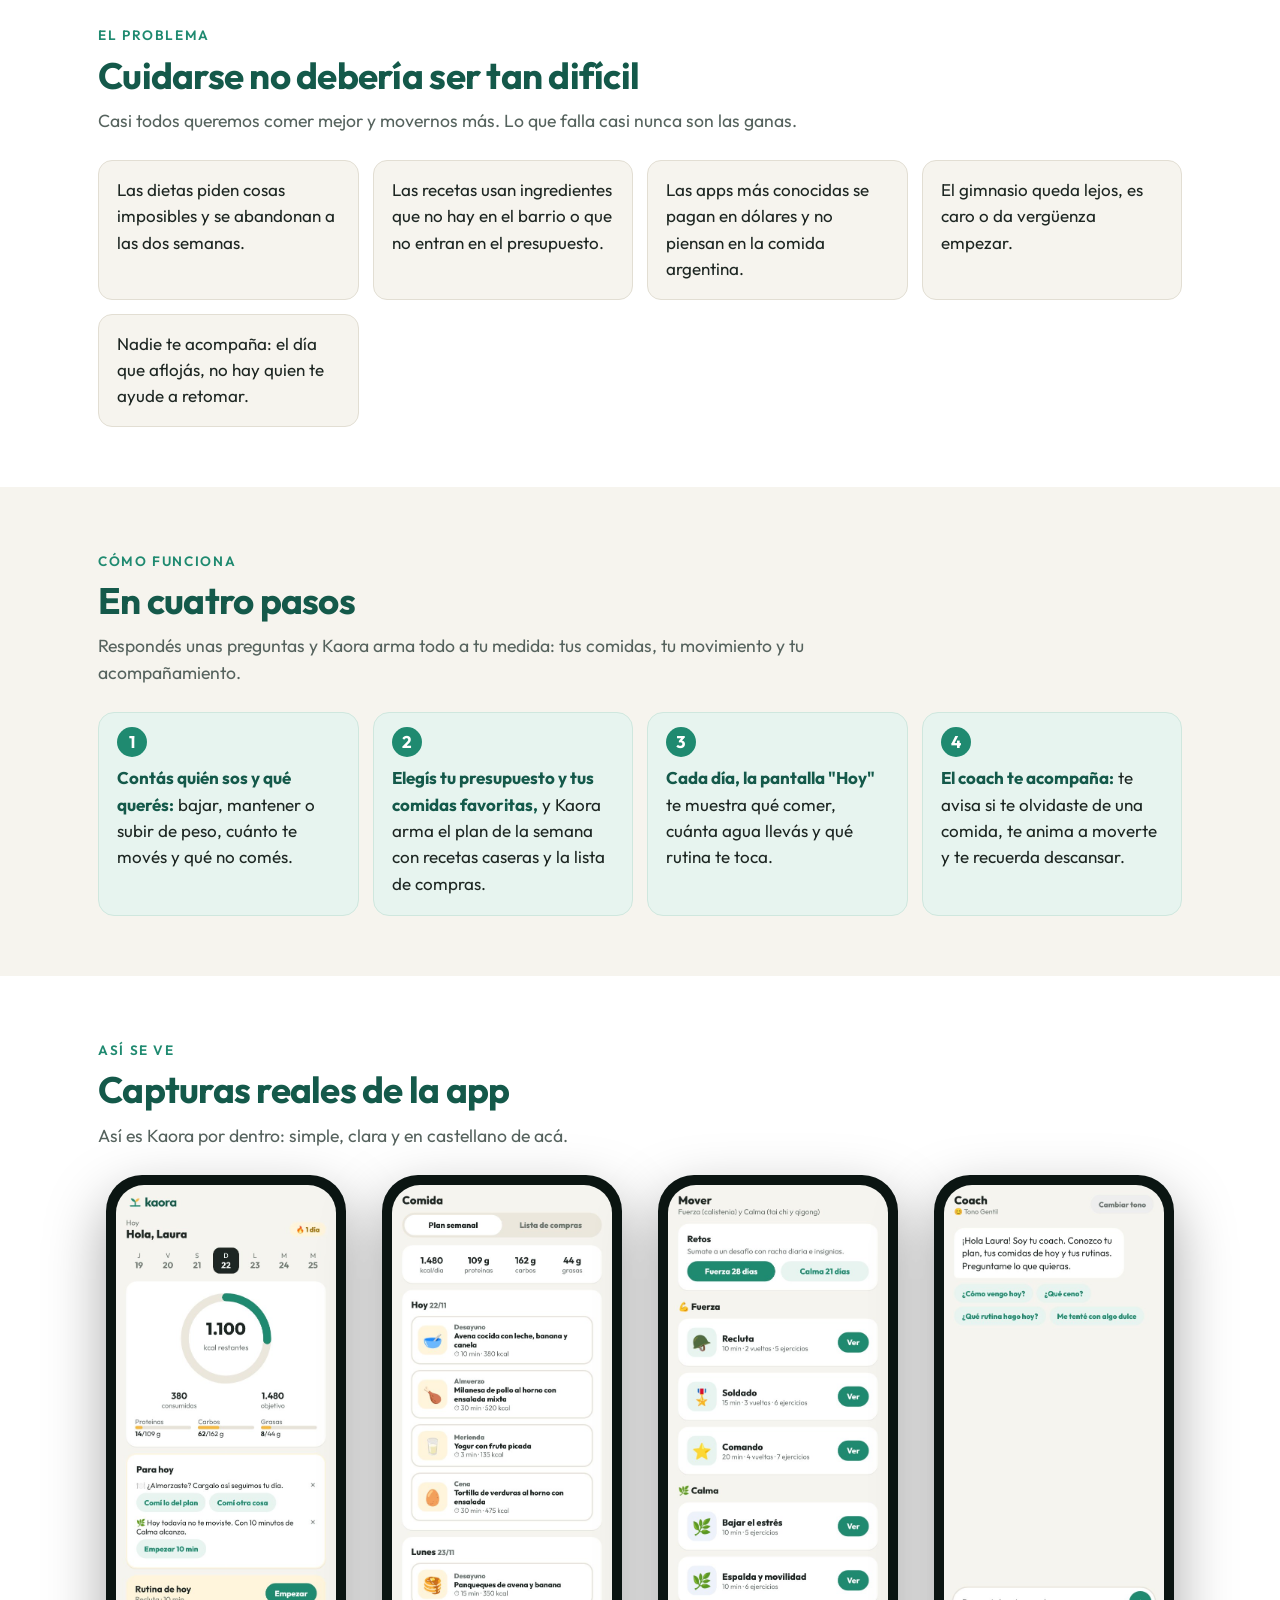
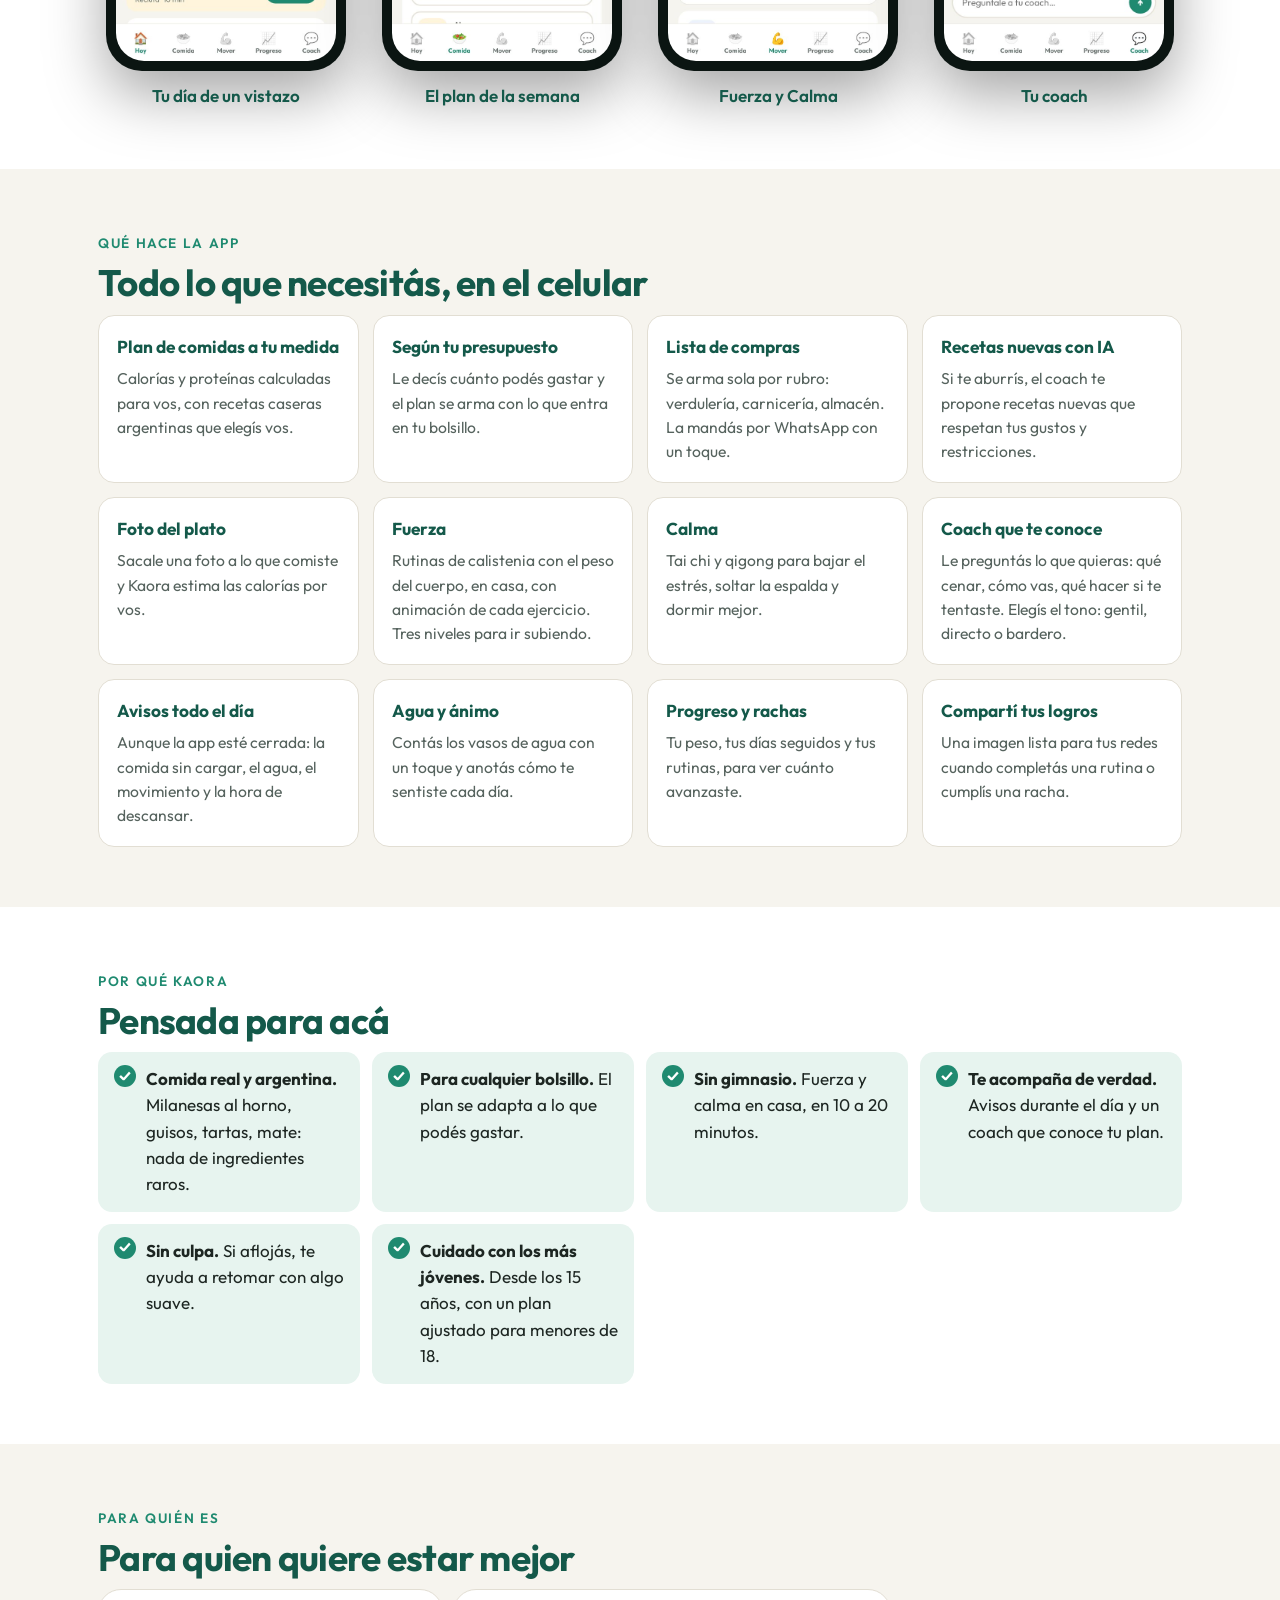
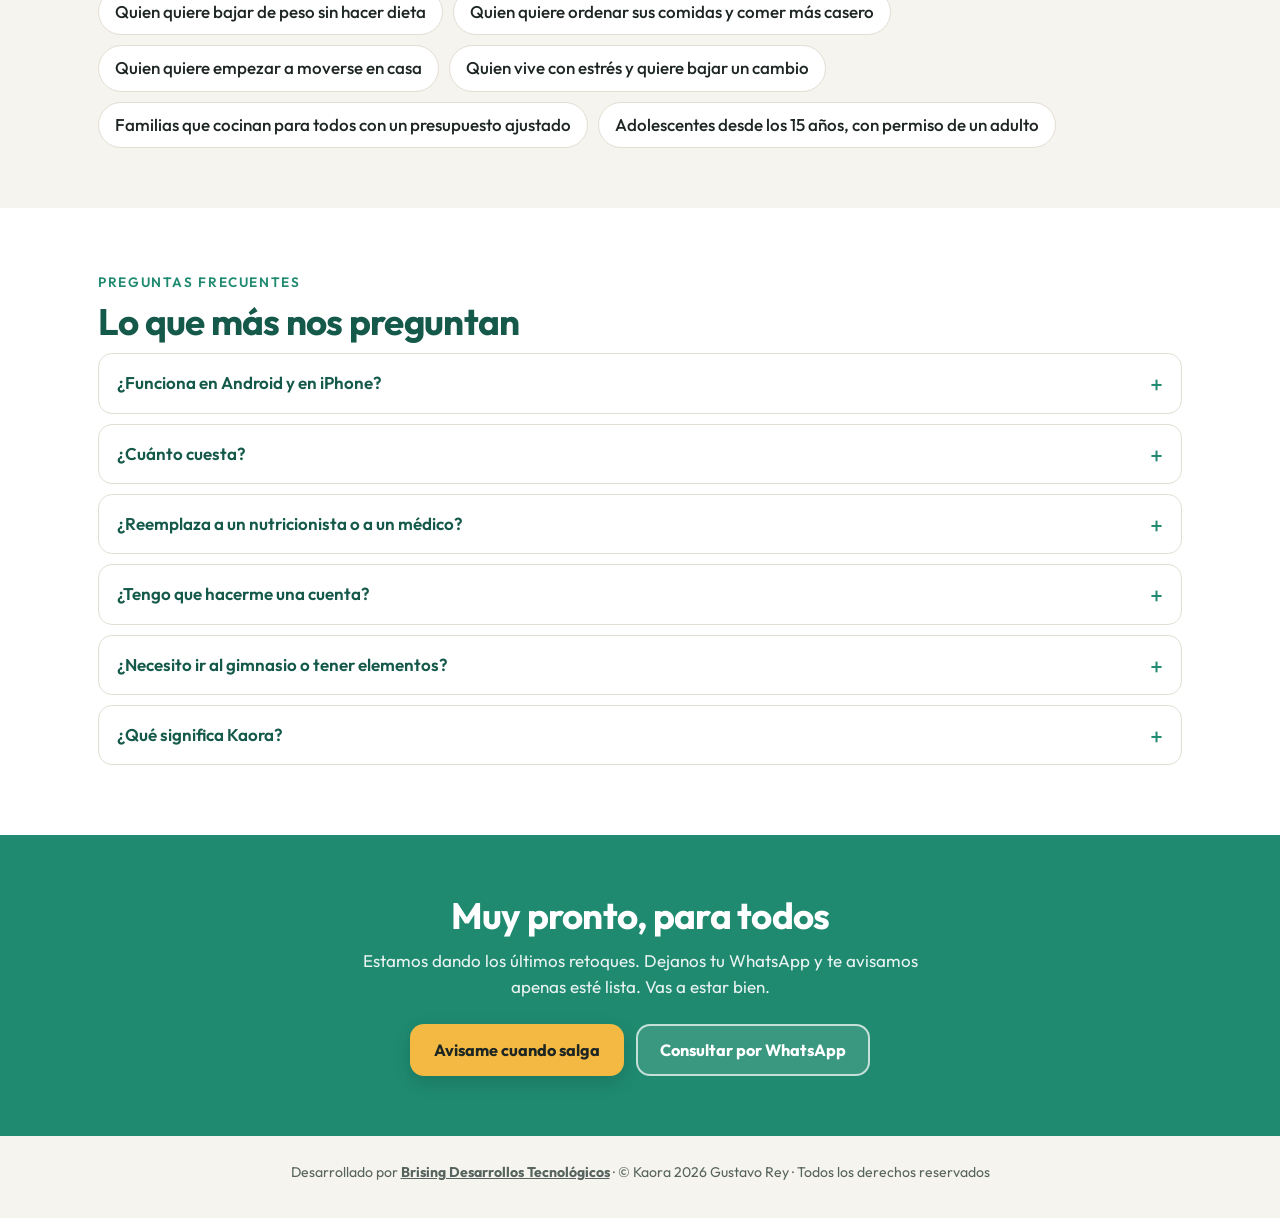
<file: kaora/index.html>
<!doctype html>
<html lang="es-AR">
<head>
<meta charset="utf-8">
<meta name="viewport" content="width=device-width, initial-scale=1">
<title>Kaora · Comé rico, movete y viví en calma</title>
<meta name="description" content="Kaora te arma las comidas según tu presupuesto, te propone rutinas de fuerza y de calma, y te acompaña todo el día con un coach con inteligencia artificial.">
<meta name="theme-color" content="#1f8a70">
<link rel="icon" type="image/png" href="favicon.png">
<link rel="apple-touch-icon" href="icon-192.png">
<meta property="og:type" content="website">
<meta property="og:title" content="Kaora · Comé rico, movete y viví en calma">
<meta property="og:description" content="Comidas según tu presupuesto, rutinas de fuerza y de calma, y un coach que te acompaña todo el día. Muy pronto.">
<meta property="og:url" content="https://kaora-app.pages.dev/">
<meta property="og:image" content="https://kaora-app.pages.dev/compartir.jpg">
<meta property="og:image:width" content="1200"><meta property="og:image:height" content="630">
<meta name="twitter:card" content="summary_large_image">
<link rel="preconnect" href="https://fonts.googleapis.com"><link rel="preconnect" href="https://fonts.gstatic.com" crossorigin>
<link href="https://fonts.googleapis.com/css2?family=Outfit:wght@400;500;600;700;800&display=swap" rel="stylesheet">
<style>
:root{--c1:#14594a;--c2:#1f8a70;--c3:#f4b942;--suave:#e7f4ef;--linea:#e2ded3;--tinta:#1d2622;--gris:#56635e;--fondo:#f6f4ee;--blanco:#fff}
*{box-sizing:border-box}
html{scroll-behavior:smooth}
body{margin:0;font-family:"Outfit","Segoe UI",Roboto,Helvetica,Arial,sans-serif;color:var(--tinta);background:var(--fondo);line-height:1.55;font-size:17px;-webkit-text-size-adjust:100%}
img{max-width:100%;display:block}
a{color:inherit}
.ancho{max-width:1120px;margin:0 auto;padding:0 18px}
.cab{position:sticky;top:0;z-index:20;background:rgba(246,244,238,.94);backdrop-filter:saturate(1.4) blur(8px);border-bottom:1px solid var(--linea)}
.cab .ancho{display:flex;align-items:center;gap:10px;min-height:60px}
.cab .marca{flex:1;display:flex;align-items:center;gap:2px;text-decoration:none;font-weight:700;font-size:1.5rem;color:var(--c1);letter-spacing:-.03em}
.btn{display:inline-flex;align-items:center;justify-content:center;gap:.45rem;min-height:52px;padding:0 22px;border-radius:14px;font-weight:700;font-size:1.02rem;text-decoration:none;border:2px solid transparent;cursor:pointer;transition:transform .12s,box-shadow .12s;text-align:center;font-family:inherit}
.btn:active{transform:translateY(1px)}
.btn--ok{background:var(--c3);color:var(--tinta);box-shadow:0 6px 18px rgba(0,0,0,.14)}
.btn--verde{background:var(--c2);color:#fff}
.btn--borde{background:var(--blanco);color:var(--c1);border-color:var(--c1)}
.btn--chico{min-height:40px;padding:0 14px;font-size:.92rem;border-radius:11px}
.hero{background:var(--c2);color:#fff;overflow:hidden}
.hero .ancho{display:grid;grid-template-columns:1.15fr .85fr;gap:28px;align-items:center;padding-top:48px;padding-bottom:0}
.hero__txt{padding-bottom:48px}
.hero__marca{display:flex;align-items:center;gap:2px;margin-bottom:20px;font-size:3.4rem;font-weight:700;letter-spacing:-.04em;line-height:1}
.hero h1{font-size:clamp(2rem,4.8vw,3.1rem);line-height:1.1;margin:0 0 14px;letter-spacing:-.02em;font-weight:700}
.hero p{font-size:1.15rem;margin:0 0 24px;color:rgba(255,255,255,.92);max-width:34em}
.hero__btns{display:flex;flex-wrap:wrap;gap:12px}
.hero .btn--borde{background:rgba(255,255,255,.12);color:#fff;border-color:rgba(255,255,255,.7)}
.hero__nota{margin-top:14px;font-size:.95rem;color:rgba(255,255,255,.85)}
.hero__tel{align-self:end;display:flex;justify-content:center}
.tel{width:min(300px,78vw);border-radius:36px;padding:10px;background:#0b1512;box-shadow:0 24px 60px rgba(0,0,0,.35)}
.tel img{border-radius:28px;width:100%;height:auto}
.hero__tel .tel{border-bottom-left-radius:0;border-bottom-right-radius:0;padding-bottom:0;margin-bottom:-2px}
.hero__tel .tel img{border-bottom-left-radius:0;border-bottom-right-radius:0;max-height:520px;object-fit:cover;object-position:top}
section{padding:60px 0}
section.alt{background:var(--blanco)}
h2{font-size:clamp(1.6rem,3.6vw,2.3rem);line-height:1.15;margin:0 0 10px;color:var(--c1);letter-spacing:-.02em}
.eyebrow{display:inline-block;font-size:.85rem;font-weight:600;letter-spacing:.12em;text-transform:uppercase;color:var(--c2);margin-bottom:8px}
.lead{color:var(--gris);font-size:1.1rem;margin:0 0 26px;max-width:46em}
.historia{background:var(--c1);color:#fff}
.historia h2{color:#fff}
.historia .eyebrow{color:var(--c3)}
.historia .lead{color:rgba(255,255,255,.88)}
.historia__intro{display:grid;grid-template-columns:1fr 1fr;gap:40px;align-items:start;margin-bottom:34px}
.historia__intro p{margin:0 0 14px;color:rgba(255,255,255,.9);font-size:1.08rem}
.palabra{display:inline-block;font-weight:700;color:var(--c3)}
.whare{display:grid;grid-template-columns:repeat(4,minmax(0,1fr));gap:14px}
.pared{background:rgba(255,255,255,.07);border:1px solid rgba(255,255,255,.18);border-radius:18px;padding:20px}
.pared small{display:block;font-size:.82rem;letter-spacing:.1em;text-transform:uppercase;color:var(--c3);font-weight:600}
.pared h3{margin:4px 0 8px;font-size:1.3rem}
.pared p{margin:0 0 12px;color:rgba(255,255,255,.85);font-size:.97rem}
.pared .en{margin:0;padding-top:12px;border-top:1px solid rgba(255,255,255,.18);font-size:.95rem;color:#fff}
.whenua{margin-top:14px;background:rgba(244,185,66,.14);border:1px solid rgba(244,185,66,.45);border-radius:18px;padding:18px 20px;display:flex;gap:18px;align-items:baseline;flex-wrap:wrap}
.whenua b{color:var(--c3);font-size:1.1rem}
.whenua span{color:rgba(255,255,255,.9)}
.respeto{margin:26px 0 0;font-size:.92rem;color:rgba(255,255,255,.72);max-width:52em}
.problema{display:grid;grid-template-columns:repeat(auto-fit,minmax(240px,1fr));gap:14px;margin:0;padding:0;list-style:none}
.problema li{background:var(--fondo);border:1px solid var(--linea);border-radius:14px;padding:16px 18px}
.pasos{list-style:none;margin:0;padding:0;display:grid;grid-template-columns:repeat(auto-fit,minmax(230px,1fr));gap:14px;counter-reset:p}
.pasos li{counter-increment:p;background:var(--suave);border:1px solid #cfe7de;border-radius:16px;padding:52px 18px 18px;position:relative}
.pasos li::before{content:counter(p);position:absolute;left:18px;top:14px;width:30px;height:30px;border-radius:50%;background:var(--c2);color:#fff;font-weight:700;display:grid;place-items:center}
.pasos strong{color:var(--c1)}
.galeria{display:grid;grid-template-columns:repeat(4,1fr);gap:20px;align-items:start}
.g{margin:0;text-align:center}
.g .tel{width:100%;max-width:240px;margin:0 auto}
.g figcaption{margin-top:12px;font-weight:600;color:var(--c1)}
.funcs{display:grid;grid-template-columns:repeat(auto-fill,minmax(250px,1fr));gap:14px}
.f{background:var(--blanco);border:1px solid var(--linea);border-radius:16px;padding:18px}
.f h3{margin:0 0 6px;font-size:1.08rem;color:var(--c1)}
.f p{margin:0;color:var(--gris);font-size:.98rem}
.ventajas{list-style:none;padding:0;margin:0;display:grid;grid-template-columns:repeat(auto-fit,minmax(260px,1fr));gap:12px}
.ventajas li{padding:14px 16px 14px 48px;position:relative;background:var(--suave);border-radius:14px}
.ventajas li::before{content:"✓";position:absolute;left:16px;top:13px;width:22px;height:22px;border-radius:50%;background:var(--c2);color:#fff;font-weight:900;font-size:.85rem;display:grid;place-items:center}
.chips{display:flex;flex-wrap:wrap;gap:10px;margin:0;padding:0;list-style:none}
.chips li{background:var(--blanco);border:1.5px solid var(--linea);border-radius:999px;padding:9px 16px;font-weight:500}
details{background:var(--blanco);border:1px solid var(--linea);border-radius:14px;margin-bottom:10px}
summary{cursor:pointer;padding:16px 18px;font-weight:600;color:var(--c1);list-style:none;position:relative;padding-right:46px}
summary::-webkit-details-marker{display:none}
summary::after{content:"+";position:absolute;right:18px;top:12px;font-size:1.5rem;color:var(--c2);font-weight:400}
details[open] summary::after{content:"–"}
details p{margin:0;padding:0 18px 16px;color:var(--gris)}
.final{background:var(--c2);color:#fff;text-align:center}
.final h2{color:#fff}
.final p{color:rgba(255,255,255,.9);margin:0 auto 24px;max-width:36em}
.final .hero__btns{justify-content:center}
.final .btn--borde{background:rgba(255,255,255,.12);color:#fff;border-color:rgba(255,255,255,.7)}
footer{padding:26px 0 34px;text-align:center;font-size:.88rem;color:var(--gris)}
.flotante{position:fixed;right:16px;bottom:16px;z-index:30;width:58px;height:58px;border-radius:50%;background:#25d366;display:grid;place-items:center;box-shadow:0 8px 22px rgba(0,0,0,.25)}
.flotante svg{width:30px;height:30px;fill:#fff}
@media (max-width:960px){.whare{grid-template-columns:repeat(2,minmax(0,1fr))}.galeria{grid-template-columns:repeat(2,1fr)}}
@media (max-width:860px){
  .hero .ancho{grid-template-columns:1fr;padding-top:30px}
  .hero__txt{padding-bottom:6px}
  .hero__btns .btn{flex:1 1 100%}
  .historia__intro{grid-template-columns:1fr;gap:6px}
  section{padding:46px 0}
}
@media (max-width:560px){.whare{grid-template-columns:1fr}.galeria{grid-template-columns:1fr;max-width:300px;margin:0 auto}}
</style>
</head>
<body>
<header class="cab"><div class="ancho">
  <a class="marca" href="#"><svg width="38" height="38" viewBox="0 0 100 100" aria-hidden="true"><path d="M24 72 L76 72" stroke="#1f8a70" stroke-width="7" stroke-linecap="round"/><path d="M50 72 L50 48" stroke="#1f8a70" stroke-width="7" stroke-linecap="round"/><path d="M50 50 C40 50 29 43 26 30 C39 30 50 37 50 50 Z" fill="#1f8a70"/><path d="M50 50 C60 50 71 43 74 30 C61 30 50 37 50 50 Z" fill="#f4b942"/></svg>kaora</a>
  <a class="btn btn--verde btn--chico" href="https://wa.me/5492213506378?text=Hola,%20quiero%20que%20me%20avisen%20cuando%20salga%20Kaora." target="_blank" rel="noopener">Avisame</a>
</div></header>

<div class="hero"><div class="ancho">
  <div class="hero__txt">
    <div class="hero__marca"><svg width="78" height="78" viewBox="0 0 100 100" aria-hidden="true"><path d="M24 72 L76 72" stroke="#fff" stroke-width="7" stroke-linecap="round"/><path d="M50 72 L50 48" stroke="#fff" stroke-width="7" stroke-linecap="round"/><path d="M50 50 C40 50 29 43 26 30 C39 30 50 37 50 50 Z" fill="#fff"/><path d="M50 50 C60 50 71 43 74 30 C61 30 50 37 50 50 Z" fill="#f4b942"/></svg>kaora</div>
    <h1>Comé rico, movete y viví en calma</h1>
    <p>Kaora te arma las comidas según tu presupuesto, te propone rutinas de fuerza y de calma para hacer en casa, y te acompaña todo el día con un coach que te conoce.</p>
    <div class="hero__btns">
      <a class="btn btn--ok" href="https://wa.me/5492213506378?text=Hola,%20quiero%20que%20me%20avisen%20cuando%20salga%20Kaora." target="_blank" rel="noopener">Avisame cuando salga</a>
      <a class="btn btn--borde" href="#historia">Conocé la historia</a>
    </div>
    <div class="hero__nota">Muy pronto. La estamos probando con un grupo de personas antes de abrirla a todos. Funciona en Android, iPhone y computadora.</div>
  </div>
  <div class="hero__tel"><div class="tel"><img src="captura-1.jpg" alt="La pantalla Hoy de Kaora: calorías, avisos del día y la rutina" width="585" height="1266"></div></div>
</div></div>

<section class="historia" id="historia"><div class="ancho">
  <span class="eyebrow">La historia detrás del nombre</span>
  <h2>Una casa con cuatro paredes</h2>
  <div class="historia__intro">
    <div>
      <p>En la lengua del pueblo maorí, de Nueva Zelanda, la palabra <span class="palabra">ora</span> quiere decir vida, salud, estar bien. Por eso, cuando se saludan, dicen <span class="palabra">kia ora</span>: que tengas vida, que estés bien.</p>
      <p>Kaora nace de ese sonido. Suena a <span class="palabra">ka ora</span>, algo así como "vas a estar bien". Esa es la idea de la app: no prometerte un cuerpo de revista, sino acompañarte a estar mejor, un día a la vez.</p>
    </div>
    <div>
      <p>A principios de los años 80, el médico maorí Mason Durie propuso una forma de pensar la salud que hoy se usa en todo su país: <span class="palabra">Te Whare Tapa Whā</span>, la casa de cuatro paredes.</p>
      <p>La salud es como el <em>wharenui</em>, la casa de reunión de la comunidad. Para estar firme necesita sus cuatro paredes, y si una se debilita toda la casa se resiente. Las cuatro se apoyan sobre la tierra. Con esa imagen pensamos Kaora.</p>
    </div>
  </div>
  <div class="whare">
    <div class="pared"><small>Tinana</small><h3>El cuerpo</h3><p>Cómo crece, cómo se mueve, cómo lo alimentamos y lo cuidamos.</p><p class="en">En Kaora: comidas a tu medida y rutinas de fuerza con el peso del cuerpo.</p></div>
    <div class="pared"><small>Hinengaro</small><h3>La mente</h3><p>Lo que pensamos y sentimos, y cómo atravesamos los días difíciles.</p><p class="en">En Kaora: rutinas de calma con tai chi y qigong, y un momento para contar cómo te sentiste.</p></div>
    <div class="pared"><small>Whānau</small><h3>Los tuyos</h3><p>La familia, los amigos, la comunidad: no nos cuidamos solos.</p><p class="en">En Kaora: recetas caseras para toda la mesa y logros para compartir con los tuyos.</p></div>
    <div class="pared"><small>Wairua</small><h3>El sentido</h3><p>Lo que nos importa, lo que nos da ganas de levantarnos cada día.</p><p class="en">En Kaora: tu propio porqué, el descanso y un acompañamiento sin culpa ni castigo.</p></div>
  </div>
  <div class="whenua"><b>Whenua · la tierra</b><span>La base de la casa. En Kaora, comida real: lo que hay en la verdulería, la carnicería y el almacén de tu barrio, según lo que podés gastar.</span></div>
  <p class="respeto">Kaora no es una palabra ni una app maorí: es nuestro homenaje a una manera de entender la salud que nos inspiró. Te Whare Tapa Whā es un modelo creado por Sir Mason Durie y forma parte del sistema de salud de Nueva Zelanda.</p>
</div></section>

<section class="alt"><div class="ancho">
  <span class="eyebrow">El problema</span>
  <h2>Cuidarse no debería ser tan difícil</h2>
  <p class="lead">Casi todos queremos comer mejor y movernos más. Lo que falla casi nunca son las ganas.</p>
  <ul class="problema"><li>Las dietas piden cosas imposibles y se abandonan a las dos semanas.</li><li>Las recetas usan ingredientes que no hay en el barrio o que no entran en el presupuesto.</li><li>Las apps más conocidas se pagan en dólares y no piensan en la comida argentina.</li><li>El gimnasio queda lejos, es caro o da vergüenza empezar.</li><li>Nadie te acompaña: el día que aflojás, no hay quien te ayude a retomar.</li></ul>
</div></section>

<section><div class="ancho">
  <span class="eyebrow">Cómo funciona</span>
  <h2>En cuatro pasos</h2>
  <p class="lead">Respondés unas preguntas y Kaora arma todo a tu medida: tus comidas, tu movimiento y tu acompañamiento.</p>
  <ol class="pasos"><li><strong>Contás quién sos y qué querés:</strong> bajar, mantener o subir de peso, cuánto te movés y qué no comés.</li><li><strong>Elegís tu presupuesto y tus comidas favoritas,</strong> y Kaora arma el plan de la semana con recetas caseras y la lista de compras.</li><li><strong>Cada día, la pantalla "Hoy"</strong> te muestra qué comer, cuánta agua llevás y qué rutina te toca.</li><li><strong>El coach te acompaña:</strong> te avisa si te olvidaste de una comida, te anima a moverte y te recuerda descansar.</li></ol>
</div></section>

<section class="alt"><div class="ancho">
  <span class="eyebrow">Así se ve</span>
  <h2>Capturas reales de la app</h2>
  <p class="lead">Así es Kaora por dentro: simple, clara y en castellano de acá.</p>
  <div class="galeria"><figure class="g"><div class="tel"><img src="captura-1.jpg" alt="Pantalla Hoy" loading="lazy"></div><figcaption>Tu día de un vistazo</figcaption></figure><figure class="g"><div class="tel"><img src="captura-2.jpg" alt="Plan semanal de comidas" loading="lazy"></div><figcaption>El plan de la semana</figcaption></figure><figure class="g"><div class="tel"><img src="captura-3.jpg" alt="Rutinas de fuerza y calma" loading="lazy"></div><figcaption>Fuerza y Calma</figcaption></figure><figure class="g"><div class="tel"><img src="captura-4.jpg" alt="Coach con inteligencia artificial" loading="lazy"></div><figcaption>Tu coach</figcaption></figure></div>
</div></section>

<section><div class="ancho">
  <span class="eyebrow">Qué hace la app</span>
  <h2>Todo lo que necesitás, en el celular</h2>
  <div class="funcs"><div class="f"><h3>Plan de comidas a tu medida</h3><p>Calorías y proteínas calculadas para vos, con recetas caseras argentinas que elegís vos.</p></div><div class="f"><h3>Según tu presupuesto</h3><p>Le decís cuánto podés gastar y el plan se arma con lo que entra en tu bolsillo.</p></div><div class="f"><h3>Lista de compras</h3><p>Se arma sola por rubro: verdulería, carnicería, almacén. La mandás por WhatsApp con un toque.</p></div><div class="f"><h3>Recetas nuevas con IA</h3><p>Si te aburrís, el coach te propone recetas nuevas que respetan tus gustos y restricciones.</p></div><div class="f"><h3>Foto del plato</h3><p>Sacale una foto a lo que comiste y Kaora estima las calorías por vos.</p></div><div class="f"><h3>Fuerza</h3><p>Rutinas de calistenia con el peso del cuerpo, en casa, con animación de cada ejercicio. Tres niveles para ir subiendo.</p></div><div class="f"><h3>Calma</h3><p>Tai chi y qigong para bajar el estrés, soltar la espalda y dormir mejor.</p></div><div class="f"><h3>Coach que te conoce</h3><p>Le preguntás lo que quieras: qué cenar, cómo vas, qué hacer si te tentaste. Elegís el tono: gentil, directo o bardero.</p></div><div class="f"><h3>Avisos todo el día</h3><p>Aunque la app esté cerrada: la comida sin cargar, el agua, el movimiento y la hora de descansar.</p></div><div class="f"><h3>Agua y ánimo</h3><p>Contás los vasos de agua con un toque y anotás cómo te sentiste cada día.</p></div><div class="f"><h3>Progreso y rachas</h3><p>Tu peso, tus días seguidos y tus rutinas, para ver cuánto avanzaste.</p></div><div class="f"><h3>Compartí tus logros</h3><p>Una imagen lista para tus redes cuando completás una rutina o cumplís una racha.</p></div></div>
</div></section>

<section class="alt"><div class="ancho">
  <span class="eyebrow">Por qué Kaora</span>
  <h2>Pensada para acá</h2>
  <ul class="ventajas"><li><strong>Comida real y argentina.</strong> Milanesas al horno, guisos, tartas, mate: nada de ingredientes raros.</li><li><strong>Para cualquier bolsillo.</strong> El plan se adapta a lo que podés gastar.</li><li><strong>Sin gimnasio.</strong> Fuerza y calma en casa, en 10 a 20 minutos.</li><li><strong>Te acompaña de verdad.</strong> Avisos durante el día y un coach que conoce tu plan.</li><li><strong>Sin culpa.</strong> Si aflojás, te ayuda a retomar con algo suave.</li><li><strong>Cuidado con los más jóvenes.</strong> Desde los 15 años, con un plan ajustado para menores de 18.</li></ul>
</div></section>

<section><div class="ancho">
  <span class="eyebrow">Para quién es</span>
  <h2>Para quien quiere estar mejor</h2>
  <ul class="chips"><li>Quien quiere bajar de peso sin hacer dieta</li><li>Quien quiere ordenar sus comidas y comer más casero</li><li>Quien quiere empezar a moverse en casa</li><li>Quien vive con estrés y quiere bajar un cambio</li><li>Familias que cocinan para todos con un presupuesto ajustado</li><li>Adolescentes desde los 15 años, con permiso de un adulto</li></ul>
</div></section>

<section class="alt"><div class="ancho">
  <span class="eyebrow">Preguntas frecuentes</span>
  <h2>Lo que más nos preguntan</h2>
  <details><summary>¿Funciona en Android y en iPhone?</summary><p>Sí. Se instala desde el navegador del teléfono, sin pasar por la tienda de aplicaciones. En iPhone, para recibir avisos, hay que agregarla a la pantalla de inicio.</p></details><details><summary>¿Cuánto cuesta?</summary><p>Todavía no está abierta al público: la estamos probando con un grupo de personas. Cuando salga va a tener una versión gratuita y una completa a un precio en pesos accesible. Escribinos y te avisamos.</p></details><details><summary>¿Reemplaza a un nutricionista o a un médico?</summary><p>No. Kaora da orientación general para comer mejor y moverte más. Si tenés una enfermedad, estás embarazada o tomás medicación, consultá con un profesional de la salud.</p></details><details><summary>¿Tengo que hacerme una cuenta?</summary><p>No es obligatorio. Con una cuenta, entrando con tu mail, tus datos se guardan y los recuperás si cambiás de teléfono.</p></details><details><summary>¿Necesito ir al gimnasio o tener elementos?</summary><p>No. Las rutinas de fuerza son con el peso del cuerpo y las de calma no necesitan nada. Alcanza con un poco de espacio en casa.</p></details><details><summary>¿Qué significa Kaora?</summary><p>Está inspirado en la lengua maorí: suena a "ka ora", algo así como "vas a estar bien". La historia completa está más arriba.</p></details>
</div></section>

<section class="final"><div class="ancho">
  <h2>Muy pronto, para todos</h2>
  <p>Estamos dando los últimos retoques. Dejanos tu WhatsApp y te avisamos apenas esté lista. Vas a estar bien.</p>
  <div class="hero__btns">
    <a class="btn btn--ok" href="https://wa.me/5492213506378?text=Hola,%20quiero%20que%20me%20avisen%20cuando%20salga%20Kaora." target="_blank" rel="noopener">Avisame cuando salga</a>
    <a class="btn btn--borde" href="https://wa.me/5492213506378?text=Hola,%20quiero%20saber%20más%20de%20Kaora." target="_blank" rel="noopener">Consultar por WhatsApp</a>
  </div>
</div></section>

<footer><div class="ancho">Desarrollado por <a href="https://brising.pages.dev" style="color:inherit"><strong>Brising Desarrollos Tecnológicos</strong></a> · © Kaora 2026 Gustavo Rey · Todos los derechos reservados</div></footer>
<a class="flotante" href="https://wa.me/5492213506378?text=Hola,%20quiero%20saber%20más%20de%20Kaora." target="_blank" rel="noopener" aria-label="Consultar por WhatsApp"><svg viewBox="0 0 24 24" aria-hidden="true"><path d="M12 2a10 10 0 0 0-8.6 15.1L2 22l5-1.3A10 10 0 1 0 12 2zm0 18.2a8.2 8.2 0 0 1-4.2-1.2l-.3-.2-3 .8.8-2.9-.2-.3A8.2 8.2 0 1 1 12 20.2zm4.5-6.1c-.2-.1-1.5-.7-1.7-.8-.2-.1-.4-.1-.6.1l-.8 1c-.1.2-.3.2-.5.1a6.7 6.7 0 0 1-3.3-2.9c-.2-.4.2-.4.7-1.3.1-.2 0-.3 0-.4l-.8-1.9c-.2-.5-.4-.4-.6-.4h-.5a1 1 0 0 0-.7.3 3 3 0 0 0-.9 2.2 5.2 5.2 0 0 0 1.1 2.7 11.8 11.8 0 0 0 4.5 4c1.7.7 2.3.8 3.2.6.5-.1 1.5-.6 1.7-1.2.2-.6.2-1.1.2-1.2-.1-.1-.3-.2-.5-.3z"/></svg></a>
</body>
</html>
</file>
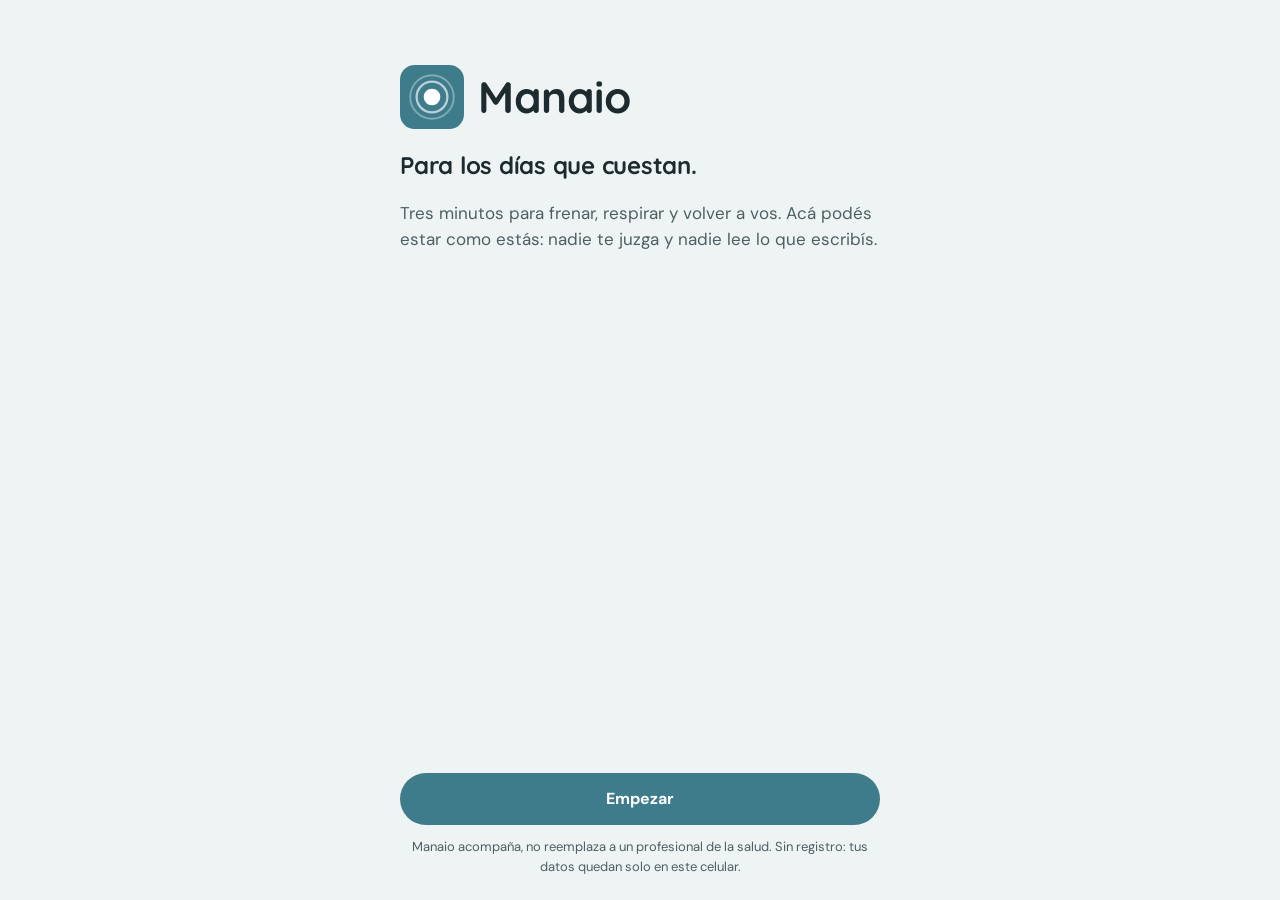
<file: manaio-app/index.html>
<!doctype html>
<html lang="es-AR">
<head>
<meta charset="utf-8">
<meta name="viewport" content="width=device-width, initial-scale=1, viewport-fit=cover">
<title>Manaio · Para los días que cuestan</title>
<meta name="description" content="Respiraciones guiadas, audios cortos de calma y un espacio para desahogarte sin que nadie te juzgue.">
<meta name="theme-color" content="#3e7c8c">
<link rel="manifest" href="manifest.webmanifest">
<link rel="icon" type="image/png" href="favicon.png">
<link rel="apple-touch-icon" href="icon-192.png">
<meta name="apple-mobile-web-app-capable" content="yes">
<meta name="apple-mobile-web-app-title" content="Manaio">
<link rel="stylesheet" href="estilos.css">
</head>
<body>
<main id="app" aria-live="polite"></main>
<script src="contenido.js"></script>
<script src="relatos.js"></script>
<script src="app.js"></script>
</body>
</html>
</file>
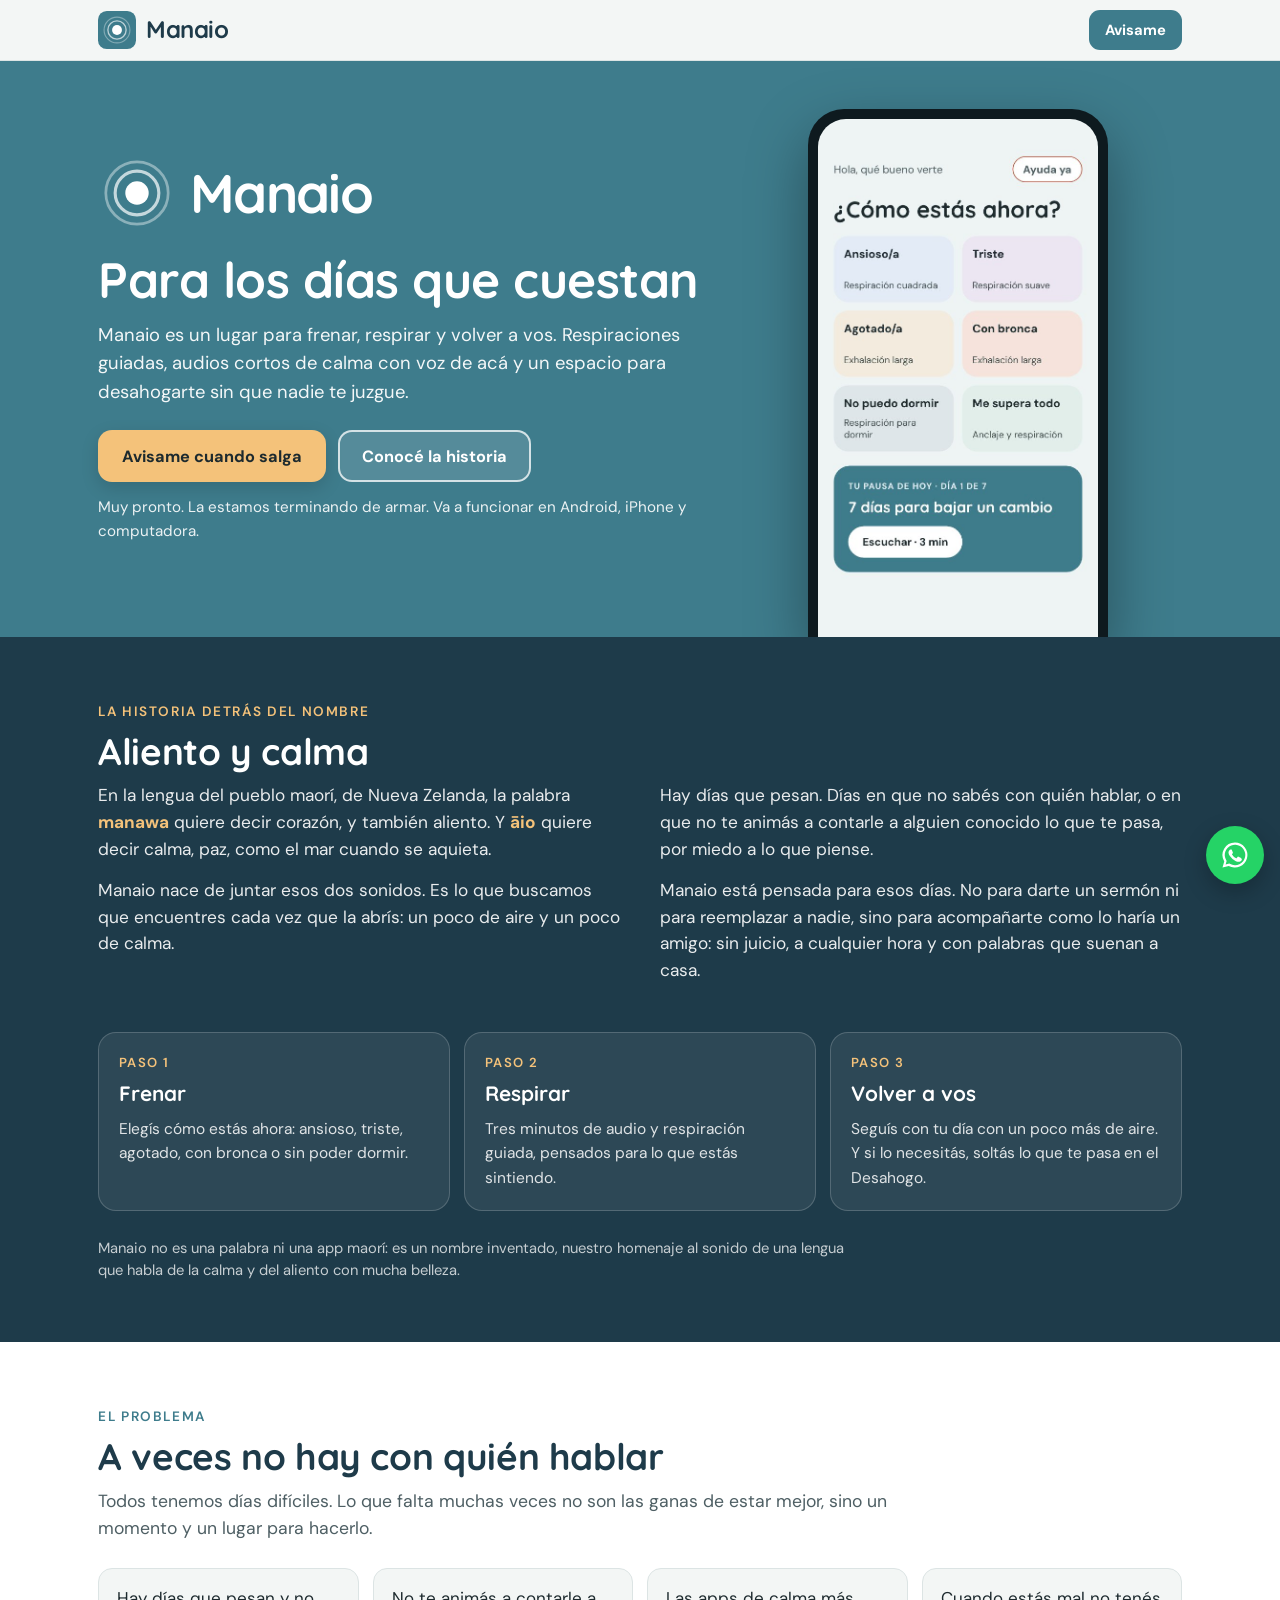
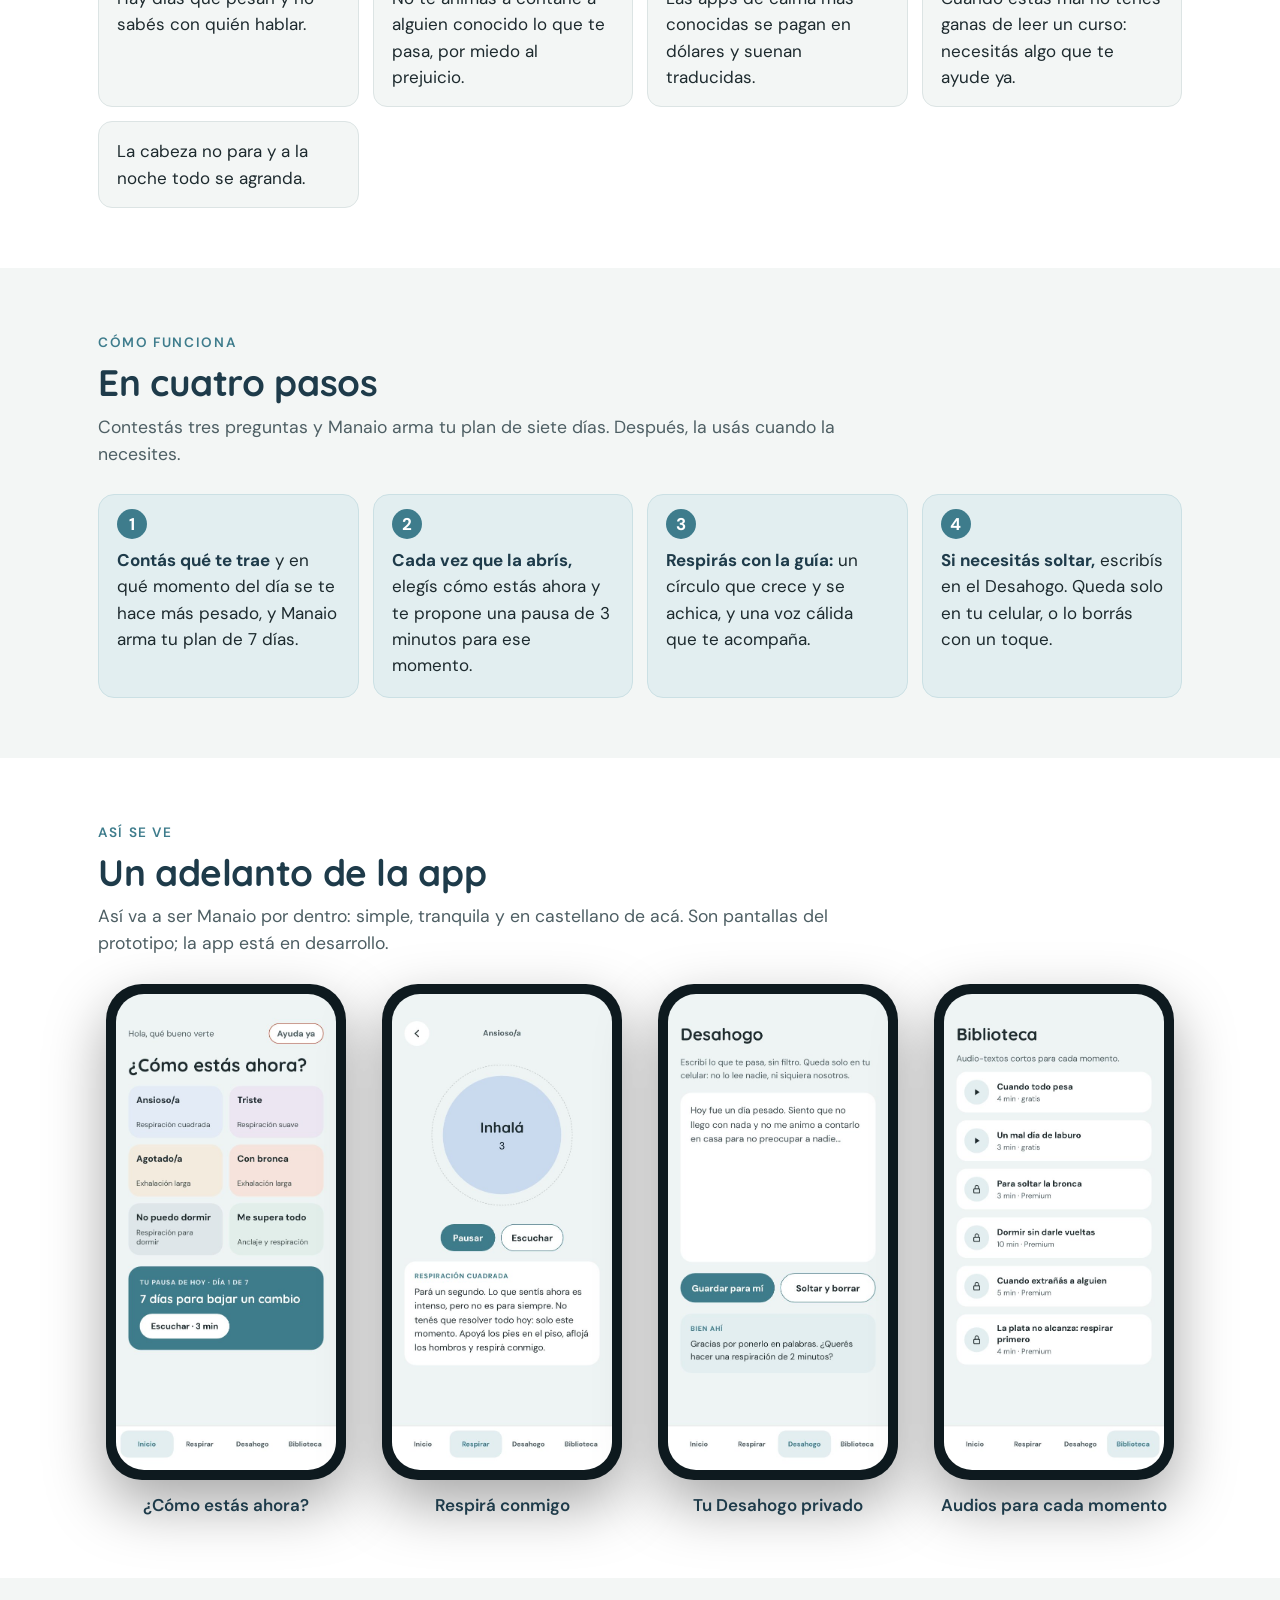
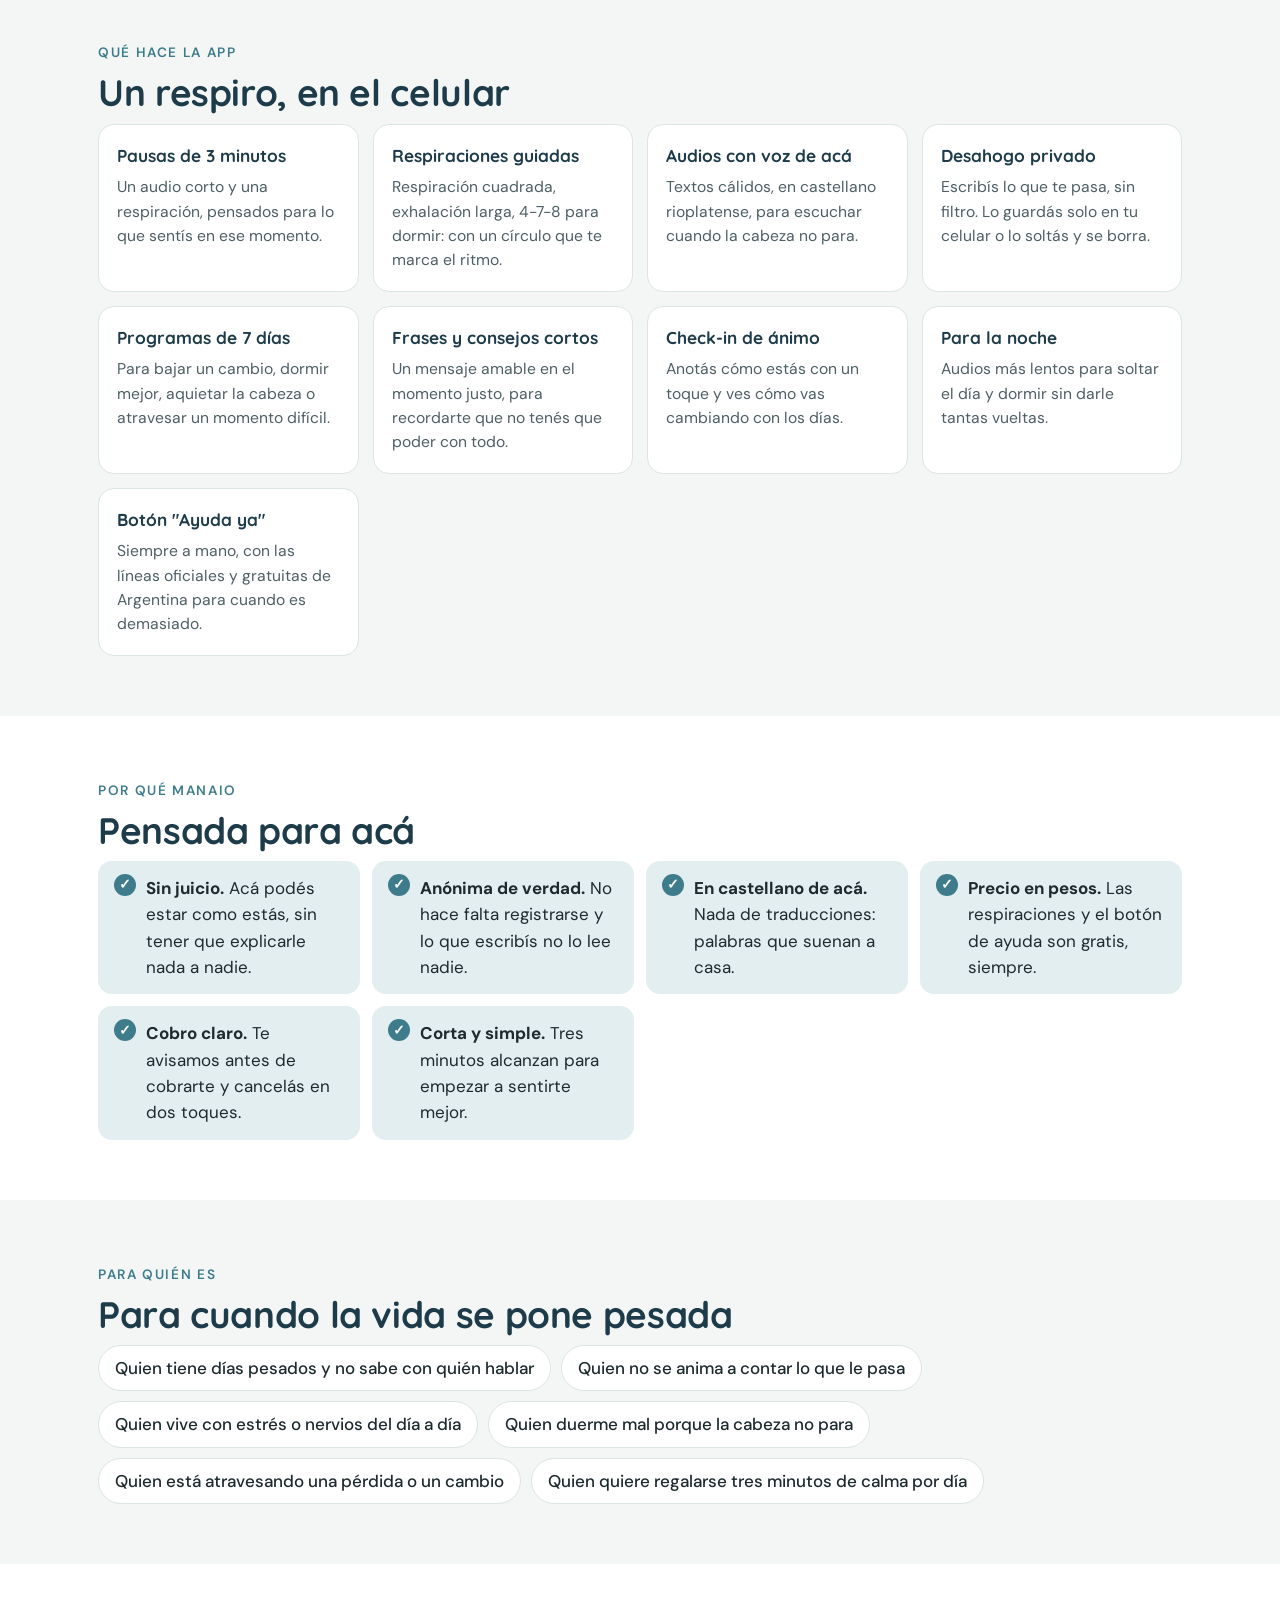
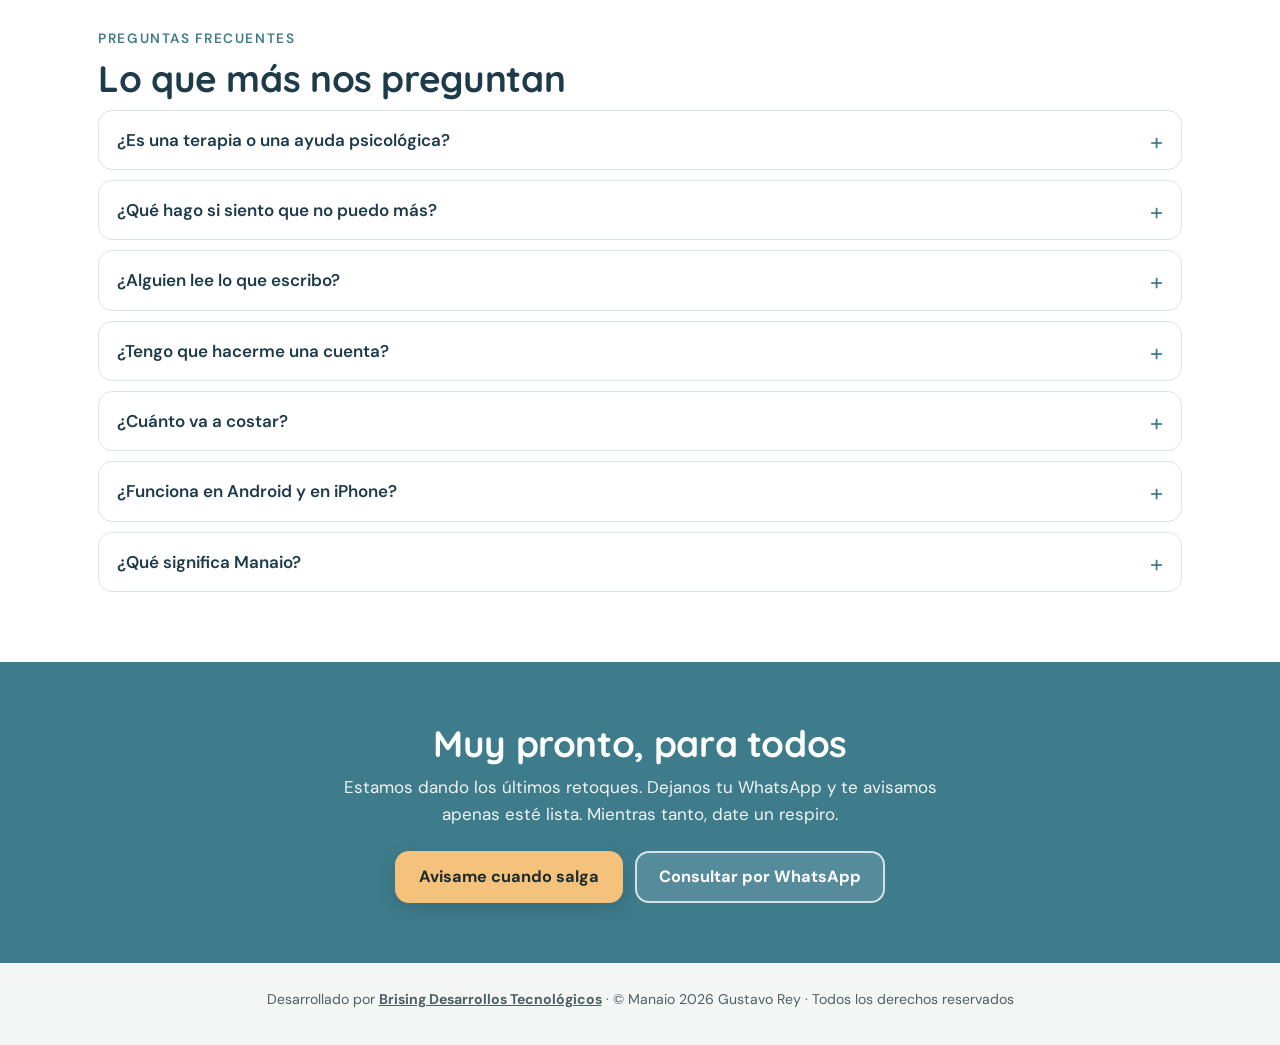
<file: manaio/index.html>
<!doctype html>
<html lang="es-AR">
<head>
<meta charset="utf-8">
<meta name="viewport" content="width=device-width, initial-scale=1">
<title>Manaio · Para los días que cuestan</title>
<meta name="description" content="Manaio es un lugar para frenar, respirar y volver a vos: respiraciones guiadas, audios cortos de calma con voz de acá y un espacio para desahogarte sin que nadie te juzgue.">
<meta name="theme-color" content="#3e7c8c">
<link rel="icon" type="image/png" href="favicon.png">
<link rel="apple-touch-icon" href="icon-192.png">
<meta property="og:type" content="website">
<meta property="og:title" content="Manaio · Para los días que cuestan">
<meta property="og:description" content="Respiraciones, audios de calma y un lugar para desahogarte sin que nadie te juzgue. Muy pronto.">
<meta property="og:url" content="https://manaio.pages.dev/">
<meta property="og:image" content="https://manaio.pages.dev/compartir.jpg">
<meta property="og:image:width" content="1200"><meta property="og:image:height" content="630">
<meta name="twitter:card" content="summary_large_image">
<link rel="preconnect" href="https://fonts.googleapis.com"><link rel="preconnect" href="https://fonts.gstatic.com" crossorigin>
<link href="https://fonts.googleapis.com/css2?family=Quicksand:wght@600;700&family=DM+Sans:wght@400;500;600;700&display=swap" rel="stylesheet">
<style>
:root{--c1:#1e3b4a;--c2:#3e7c8c;--c3:#f4c27a;--suave:#e2eef0;--linea:#dce4e4;--tinta:#1d2a2e;--gris:#4e5f64;--fondo:#f3f6f5;--blanco:#fff}
*{box-sizing:border-box}
html{scroll-behavior:smooth}
body{margin:0;font-family:"DM Sans","Segoe UI",Roboto,Helvetica,Arial,sans-serif;color:var(--tinta);background:var(--fondo);line-height:1.55;font-size:17px;-webkit-text-size-adjust:100%}
img{max-width:100%;display:block}
a{color:inherit}
h1,h2,h3,.marca,.hero__marca{font-family:"Quicksand","DM Sans",sans-serif}
.ancho{max-width:1120px;margin:0 auto;padding:0 18px}
.cab{position:sticky;top:0;z-index:20;background:rgba(243,246,245,.94);backdrop-filter:saturate(1.4) blur(8px);border-bottom:1px solid var(--linea)}
.cab .ancho{display:flex;align-items:center;gap:10px;min-height:60px}
.cab .marca{flex:1;display:flex;align-items:center;gap:10px;text-decoration:none;font-weight:700;font-size:1.5rem;color:var(--c1);letter-spacing:-.02em}
.btn{display:inline-flex;align-items:center;justify-content:center;gap:.45rem;min-height:52px;padding:0 22px;border-radius:14px;font-weight:700;font-size:1.02rem;text-decoration:none;border:2px solid transparent;cursor:pointer;transition:transform .12s,box-shadow .12s;text-align:center;font-family:inherit}
.btn:active{transform:translateY(1px)}
.btn--ok{background:var(--c3);color:var(--tinta);box-shadow:0 6px 18px rgba(0,0,0,.14)}
.btn--verde{background:var(--c2);color:#fff}
.btn--borde{background:var(--blanco);color:var(--c1);border-color:var(--c1)}
.btn--chico{min-height:40px;padding:0 14px;font-size:.92rem;border-radius:11px}
.hero{background:var(--c2);color:#fff;overflow:hidden}
.hero .ancho{display:grid;grid-template-columns:1.15fr .85fr;gap:28px;align-items:center;padding-top:48px;padding-bottom:0}
.hero__txt{padding-bottom:48px}
.hero__marca{display:flex;align-items:center;gap:14px;margin-bottom:20px;font-size:3.4rem;font-weight:700;letter-spacing:-.03em;line-height:1}
.hero h1{font-size:clamp(2rem,4.8vw,3.1rem);line-height:1.1;margin:0 0 14px;letter-spacing:-.01em;font-weight:700}
.hero p{font-size:1.15rem;margin:0 0 24px;color:rgba(255,255,255,.94);max-width:34em}
.hero__btns{display:flex;flex-wrap:wrap;gap:12px}
.hero .btn--borde{background:rgba(255,255,255,.12);color:#fff;border-color:rgba(255,255,255,.75)}
.hero__nota{margin-top:14px;font-size:.95rem;color:rgba(255,255,255,.9)}
.hero__tel{align-self:end;display:flex;justify-content:center}
.tel{width:min(300px,78vw);border-radius:36px;padding:10px;background:#0e1a1f;box-shadow:0 24px 60px rgba(0,0,0,.35)}
.tel img{border-radius:28px;width:100%;height:auto}
.hero__tel .tel{border-bottom-left-radius:0;border-bottom-right-radius:0;padding-bottom:0;margin-bottom:-2px}
.hero__tel .tel img{border-bottom-left-radius:0;border-bottom-right-radius:0;max-height:520px;object-fit:cover;object-position:top}
section{padding:60px 0}
section.alt{background:var(--blanco)}
h2{font-size:clamp(1.6rem,3.6vw,2.3rem);line-height:1.15;margin:0 0 10px;color:var(--c1);letter-spacing:-.01em}
.eyebrow{display:inline-block;font-size:.85rem;font-weight:600;letter-spacing:.12em;text-transform:uppercase;color:var(--c2);margin-bottom:8px}
.lead{color:var(--gris);font-size:1.1rem;margin:0 0 26px;max-width:46em}
.historia{background:var(--c1);color:#fff}
.historia h2{color:#fff}
.historia .eyebrow{color:var(--c3)}
.historia__intro{display:grid;grid-template-columns:1fr 1fr;gap:40px;align-items:start;margin-bottom:34px}
.historia__intro p{margin:0 0 14px;color:rgba(255,255,255,.9);font-size:1.08rem}
.palabra{display:inline-block;font-weight:700;color:var(--c3)}
.whare{display:grid;grid-template-columns:repeat(3,minmax(0,1fr));gap:14px}
.pared{background:rgba(255,255,255,.07);border:1px solid rgba(255,255,255,.18);border-radius:18px;padding:20px}
.pared small{display:block;font-size:.82rem;letter-spacing:.1em;text-transform:uppercase;color:var(--c3);font-weight:600}
.pared h3{margin:4px 0 8px;font-size:1.3rem}
.pared p{margin:0;color:rgba(255,255,255,.85);font-size:.97rem}
.respeto{margin:26px 0 0;font-size:.92rem;color:rgba(255,255,255,.75);max-width:52em}
.problema{display:grid;grid-template-columns:repeat(auto-fit,minmax(240px,1fr));gap:14px;margin:0;padding:0;list-style:none}
.problema li{background:var(--fondo);border:1px solid var(--linea);border-radius:14px;padding:16px 18px}
.pasos{list-style:none;margin:0;padding:0;display:grid;grid-template-columns:repeat(auto-fit,minmax(230px,1fr));gap:14px;counter-reset:p}
.pasos li{counter-increment:p;background:var(--suave);border:1px solid #cbe0e4;border-radius:16px;padding:52px 18px 18px;position:relative}
.pasos li::before{content:counter(p);position:absolute;left:18px;top:14px;width:30px;height:30px;border-radius:50%;background:var(--c2);color:#fff;font-weight:700;display:grid;place-items:center}
.pasos strong{color:var(--c1)}
.galeria{display:grid;grid-template-columns:repeat(4,1fr);gap:20px;align-items:start}
.g{margin:0;text-align:center}
.g .tel{width:100%;max-width:240px;margin:0 auto}
.g figcaption{margin-top:12px;font-weight:600;color:var(--c1)}
.funcs{display:grid;grid-template-columns:repeat(auto-fill,minmax(250px,1fr));gap:14px}
.f{background:var(--blanco);border:1px solid var(--linea);border-radius:16px;padding:18px}
.f h3{margin:0 0 6px;font-size:1.08rem;color:var(--c1)}
.f p{margin:0;color:var(--gris);font-size:.98rem}
.ventajas{list-style:none;padding:0;margin:0;display:grid;grid-template-columns:repeat(auto-fit,minmax(260px,1fr));gap:12px}
.ventajas li{padding:14px 16px 14px 48px;position:relative;background:var(--suave);border-radius:14px}
.ventajas li::before{content:"✓";position:absolute;left:16px;top:13px;width:22px;height:22px;border-radius:50%;background:var(--c2);color:#fff;font-weight:900;font-size:.85rem;display:grid;place-items:center}
.chips{display:flex;flex-wrap:wrap;gap:10px;margin:0;padding:0;list-style:none}
.chips li{background:var(--blanco);border:1.5px solid var(--linea);border-radius:999px;padding:9px 16px;font-weight:500}
details{background:var(--blanco);border:1px solid var(--linea);border-radius:14px;margin-bottom:10px}
summary{cursor:pointer;padding:16px 18px;font-weight:600;color:var(--c1);list-style:none;position:relative;padding-right:46px}
summary::-webkit-details-marker{display:none}
summary::after{content:"+";position:absolute;right:18px;top:12px;font-size:1.5rem;color:var(--c2);font-weight:400}
details[open] summary::after{content:"–"}
details p{margin:0;padding:0 18px 16px;color:var(--gris)}
.final{background:var(--c2);color:#fff;text-align:center}
.final h2{color:#fff}
.final p{color:rgba(255,255,255,.92);margin:0 auto 24px;max-width:36em}
.final .hero__btns{justify-content:center}
.final .btn--borde{background:rgba(255,255,255,.12);color:#fff;border-color:rgba(255,255,255,.75)}
footer{padding:26px 0 34px;text-align:center;font-size:.88rem;color:var(--gris)}
.flotante{position:fixed;right:16px;bottom:16px;z-index:30;width:58px;height:58px;border-radius:50%;background:#25d366;display:grid;place-items:center;box-shadow:0 8px 22px rgba(0,0,0,.25)}
.flotante svg{width:30px;height:30px;fill:#fff}
@media (max-width:960px){.galeria{grid-template-columns:repeat(2,1fr)}}
@media (max-width:860px){
  .hero .ancho{grid-template-columns:1fr;padding-top:30px}
  .hero__txt{padding-bottom:6px}
  .hero__btns .btn{flex:1 1 100%}
  .historia__intro{grid-template-columns:1fr;gap:6px}
  .whare{grid-template-columns:1fr}
  section{padding:46px 0}
}
@media (max-width:560px){.galeria{grid-template-columns:1fr;max-width:300px;margin:0 auto}}
</style>
</head>
<body>
<header class="cab"><div class="ancho">
  <a class="marca" href="#"><svg width="38" height="38" viewBox="0 0 100 100" aria-hidden="true"><rect width="100" height="100" rx="23" fill="#3e7c8c"/><circle cx="50" cy="50" r="34" fill="none" stroke="#fff" stroke-opacity=".35" stroke-width="3"/><circle cx="50" cy="50" r="24" fill="none" stroke="#fff" stroke-opacity=".65" stroke-width="3.5"/><circle cx="50" cy="50" r="13" fill="#fff"/></svg>Manaio</a>
  <a class="btn btn--verde btn--chico" href="https://wa.me/5492213506378?text=Hola,%20quiero%20que%20me%20avisen%20cuando%20salga%20Manaio." target="_blank" rel="noopener">Avisame</a>
</div></header>

<div class="hero"><div class="ancho">
  <div class="hero__txt">
    <div class="hero__marca"><svg width="78" height="78" viewBox="0 0 100 100" aria-hidden="true"><circle cx="50" cy="50" r="40" fill="none" stroke="#fff" stroke-opacity=".4" stroke-width="3.5"/><circle cx="50" cy="50" r="28" fill="none" stroke="#fff" stroke-opacity=".7" stroke-width="4"/><circle cx="50" cy="50" r="15" fill="#fff"/></svg>Manaio</div>
    <h1>Para los días que cuestan</h1>
    <p>Manaio es un lugar para frenar, respirar y volver a vos. Respiraciones guiadas, audios cortos de calma con voz de acá y un espacio para desahogarte sin que nadie te juzgue.</p>
    <div class="hero__btns">
      <a class="btn btn--ok" href="https://wa.me/5492213506378?text=Hola,%20quiero%20que%20me%20avisen%20cuando%20salga%20Manaio." target="_blank" rel="noopener">Avisame cuando salga</a>
      <a class="btn btn--borde" href="#historia">Conocé la historia</a>
    </div>
    <div class="hero__nota">Muy pronto. La estamos terminando de armar. Va a funcionar en Android, iPhone y computadora.</div>
  </div>
  <div class="hero__tel"><div class="tel"><img src="captura-1.jpg" alt="La pantalla de inicio de Manaio: ¿Cómo estás ahora?, con seis estados de ánimo y la pausa del día" width="585" height="1266"></div></div>
</div></div>

<section class="historia" id="historia"><div class="ancho">
  <span class="eyebrow">La historia detrás del nombre</span>
  <h2>Aliento y calma</h2>
  <div class="historia__intro">
    <div>
      <p>En la lengua del pueblo maorí, de Nueva Zelanda, la palabra <span class="palabra">manawa</span> quiere decir corazón, y también aliento. Y <span class="palabra">āio</span> quiere decir calma, paz, como el mar cuando se aquieta.</p>
      <p>Manaio nace de juntar esos dos sonidos. Es lo que buscamos que encuentres cada vez que la abrís: un poco de aire y un poco de calma.</p>
    </div>
    <div>
      <p>Hay días que pesan. Días en que no sabés con quién hablar, o en que no te animás a contarle a alguien conocido lo que te pasa, por miedo a lo que piense.</p>
      <p>Manaio está pensada para esos días. No para darte un sermón ni para reemplazar a nadie, sino para acompañarte como lo haría un amigo: sin juicio, a cualquier hora y con palabras que suenan a casa.</p>
    </div>
  </div>
  <div class="whare">
    <div class="pared"><small>Paso 1</small><h3>Frenar</h3><p>Elegís cómo estás ahora: ansioso, triste, agotado, con bronca o sin poder dormir.</p></div>
    <div class="pared"><small>Paso 2</small><h3>Respirar</h3><p>Tres minutos de audio y respiración guiada, pensados para lo que estás sintiendo.</p></div>
    <div class="pared"><small>Paso 3</small><h3>Volver a vos</h3><p>Seguís con tu día con un poco más de aire. Y si lo necesitás, soltás lo que te pasa en el Desahogo.</p></div>
  </div>
  <p class="respeto">Manaio no es una palabra ni una app maorí: es un nombre inventado, nuestro homenaje al sonido de una lengua que habla de la calma y del aliento con mucha belleza.</p>
</div></section>

<section class="alt"><div class="ancho">
  <span class="eyebrow">El problema</span>
  <h2>A veces no hay con quién hablar</h2>
  <p class="lead">Todos tenemos días difíciles. Lo que falta muchas veces no son las ganas de estar mejor, sino un momento y un lugar para hacerlo.</p>
  <ul class="problema"><li>Hay días que pesan y no sabés con quién hablar.</li><li>No te animás a contarle a alguien conocido lo que te pasa, por miedo al prejuicio.</li><li>Las apps de calma más conocidas se pagan en dólares y suenan traducidas.</li><li>Cuando estás mal no tenés ganas de leer un curso: necesitás algo que te ayude ya.</li><li>La cabeza no para y a la noche todo se agranda.</li></ul>
</div></section>

<section><div class="ancho">
  <span class="eyebrow">Cómo funciona</span>
  <h2>En cuatro pasos</h2>
  <p class="lead">Contestás tres preguntas y Manaio arma tu plan de siete días. Después, la usás cuando la necesites.</p>
  <ol class="pasos"><li><strong>Contás qué te trae</strong> y en qué momento del día se te hace más pesado, y Manaio arma tu plan de 7 días.</li><li><strong>Cada vez que la abrís,</strong> elegís cómo estás ahora y te propone una pausa de 3 minutos para ese momento.</li><li><strong>Respirás con la guía:</strong> un círculo que crece y se achica, y una voz cálida que te acompaña.</li><li><strong>Si necesitás soltar,</strong> escribís en el Desahogo. Queda solo en tu celular, o lo borrás con un toque.</li></ol>
</div></section>

<section class="alt"><div class="ancho">
  <span class="eyebrow">Así se ve</span>
  <h2>Un adelanto de la app</h2>
  <p class="lead">Así va a ser Manaio por dentro: simple, tranquila y en castellano de acá. Son pantallas del prototipo; la app está en desarrollo.</p>
  <div class="galeria"><figure class="g"><div class="tel"><img src="captura-1.jpg" alt="Pantalla de inicio con los estados de ánimo" loading="lazy"></div><figcaption>¿Cómo estás ahora?</figcaption></figure><figure class="g"><div class="tel"><img src="captura-2.jpg" alt="Respiración guiada con un círculo que crece y se achica" loading="lazy"></div><figcaption>Respirá conmigo</figcaption></figure><figure class="g"><div class="tel"><img src="captura-3.jpg" alt="Pantalla de Desahogo para escribir en privado" loading="lazy"></div><figcaption>Tu Desahogo privado</figcaption></figure><figure class="g"><div class="tel"><img src="captura-4.jpg" alt="Biblioteca de audios cortos" loading="lazy"></div><figcaption>Audios para cada momento</figcaption></figure></div>
</div></section>

<section><div class="ancho">
  <span class="eyebrow">Qué hace la app</span>
  <h2>Un respiro, en el celular</h2>
  <div class="funcs"><div class="f"><h3>Pausas de 3 minutos</h3><p>Un audio corto y una respiración, pensados para lo que sentís en ese momento.</p></div><div class="f"><h3>Respiraciones guiadas</h3><p>Respiración cuadrada, exhalación larga, 4-7-8 para dormir: con un círculo que te marca el ritmo.</p></div><div class="f"><h3>Audios con voz de acá</h3><p>Textos cálidos, en castellano rioplatense, para escuchar cuando la cabeza no para.</p></div><div class="f"><h3>Desahogo privado</h3><p>Escribís lo que te pasa, sin filtro. Lo guardás solo en tu celular o lo soltás y se borra.</p></div><div class="f"><h3>Programas de 7 días</h3><p>Para bajar un cambio, dormir mejor, aquietar la cabeza o atravesar un momento difícil.</p></div><div class="f"><h3>Frases y consejos cortos</h3><p>Un mensaje amable en el momento justo, para recordarte que no tenés que poder con todo.</p></div><div class="f"><h3>Check-in de ánimo</h3><p>Anotás cómo estás con un toque y ves cómo vas cambiando con los días.</p></div><div class="f"><h3>Para la noche</h3><p>Audios más lentos para soltar el día y dormir sin darle tantas vueltas.</p></div><div class="f"><h3>Botón "Ayuda ya"</h3><p>Siempre a mano, con las líneas oficiales y gratuitas de Argentina para cuando es demasiado.</p></div></div>
</div></section>

<section class="alt"><div class="ancho">
  <span class="eyebrow">Por qué Manaio</span>
  <h2>Pensada para acá</h2>
  <ul class="ventajas"><li><strong>Sin juicio.</strong> Acá podés estar como estás, sin tener que explicarle nada a nadie.</li><li><strong>Anónima de verdad.</strong> No hace falta registrarse y lo que escribís no lo lee nadie.</li><li><strong>En castellano de acá.</strong> Nada de traducciones: palabras que suenan a casa.</li><li><strong>Precio en pesos.</strong> Las respiraciones y el botón de ayuda son gratis, siempre.</li><li><strong>Cobro claro.</strong> Te avisamos antes de cobrarte y cancelás en dos toques.</li><li><strong>Corta y simple.</strong> Tres minutos alcanzan para empezar a sentirte mejor.</li></ul>
</div></section>

<section><div class="ancho">
  <span class="eyebrow">Para quién es</span>
  <h2>Para cuando la vida se pone pesada</h2>
  <ul class="chips"><li>Quien tiene días pesados y no sabe con quién hablar</li><li>Quien no se anima a contar lo que le pasa</li><li>Quien vive con estrés o nervios del día a día</li><li>Quien duerme mal porque la cabeza no para</li><li>Quien está atravesando una pérdida o un cambio</li><li>Quien quiere regalarse tres minutos de calma por día</li></ul>
</div></section>

<section class="alt"><div class="ancho">
  <span class="eyebrow">Preguntas frecuentes</span>
  <h2>Lo que más nos preguntan</h2>
  <details><summary>¿Es una terapia o una ayuda psicológica?</summary><p>No. Manaio es un acompañamiento, como un amigo que está ahí cuando lo necesitás. No reemplaza a un profesional de la salud mental: si lo que te pasa dura mucho o te supera, te recomendamos consultar con uno.</p></details><details><summary>¿Qué hago si siento que no puedo más?</summary><p>Tocá el botón "Ayuda ya" o llamá ahora: 0800-999-0091 (línea nacional de urgencias en salud mental, gratis y las 24 horas), 135 desde CABA y Gran Buenos Aires, 0800 345 1435 desde el resto del país, o 911 si hay peligro inmediato.</p></details><details><summary>¿Alguien lee lo que escribo?</summary><p>No. Lo que escribís en el Desahogo queda guardado solo en tu celular, y lo podés borrar cuando quieras.</p></details><details><summary>¿Tengo que hacerme una cuenta?</summary><p>No. Podés usar Manaio sin dar tu nombre ni tu mail.</p></details><details><summary>¿Cuánto va a costar?</summary><p>Todavía no está abierta al público. Va a tener una versión gratuita, con las respiraciones y el botón de ayuda, y una completa a un precio en pesos accesible. Escribinos y te avisamos cuando salga.</p></details><details><summary>¿Funciona en Android y en iPhone?</summary><p>Sí. Se va a poder usar en Android, en iPhone y en la computadora.</p></details><details><summary>¿Qué significa Manaio?</summary><p>Está inspirado en la lengua maorí: junta el sonido de "manawa", aliento, y "āio", calma. La historia completa está más arriba.</p></details>
</div></section>

<section class="final"><div class="ancho">
  <h2>Muy pronto, para todos</h2>
  <p>Estamos dando los últimos retoques. Dejanos tu WhatsApp y te avisamos apenas esté lista. Mientras tanto, date un respiro.</p>
  <div class="hero__btns">
    <a class="btn btn--ok" href="https://wa.me/5492213506378?text=Hola,%20quiero%20que%20me%20avisen%20cuando%20salga%20Manaio." target="_blank" rel="noopener">Avisame cuando salga</a>
    <a class="btn btn--borde" href="https://wa.me/5492213506378?text=Hola,%20quiero%20saber%20más%20de%20Manaio." target="_blank" rel="noopener">Consultar por WhatsApp</a>
  </div>
</div></section>

<footer><div class="ancho">Desarrollado por <a href="https://brising.pages.dev" style="color:inherit"><strong>Brising Desarrollos Tecnológicos</strong></a> · © Manaio 2026 Gustavo Rey · Todos los derechos reservados</div></footer>
<a class="flotante" href="https://wa.me/5492213506378?text=Hola,%20quiero%20saber%20más%20de%20Manaio." target="_blank" rel="noopener" aria-label="Consultar por WhatsApp"><svg viewBox="0 0 24 24" aria-hidden="true"><path d="M12 2a10 10 0 0 0-8.6 15.1L2 22l5-1.3A10 10 0 1 0 12 2zm0 18.2a8.2 8.2 0 0 1-4.2-1.2l-.3-.2-3 .8.8-2.9-.2-.3A8.2 8.2 0 1 1 12 20.2zm4.5-6.1c-.2-.1-1.5-.7-1.7-.8-.2-.1-.4-.1-.6.1l-.8 1c-.1.2-.3.2-.5.1a6.7 6.7 0 0 1-3.3-2.9c-.2-.4.2-.4.7-1.3.1-.2 0-.3 0-.4l-.8-1.9c-.2-.5-.4-.4-.6-.4h-.5a1 1 0 0 0-.7.3 3 3 0 0 0-.9 2.2 5.2 5.2 0 0 0 1.1 2.7 11.8 11.8 0 0 0 4.5 4c1.7.7 2.3.8 3.2.6.5-.1 1.5-.6 1.7-1.2.2-.6.2-1.1.2-1.2-.1-.1-.3-.2-.5-.3z"/></svg></a>
</body>
</html>
</file>
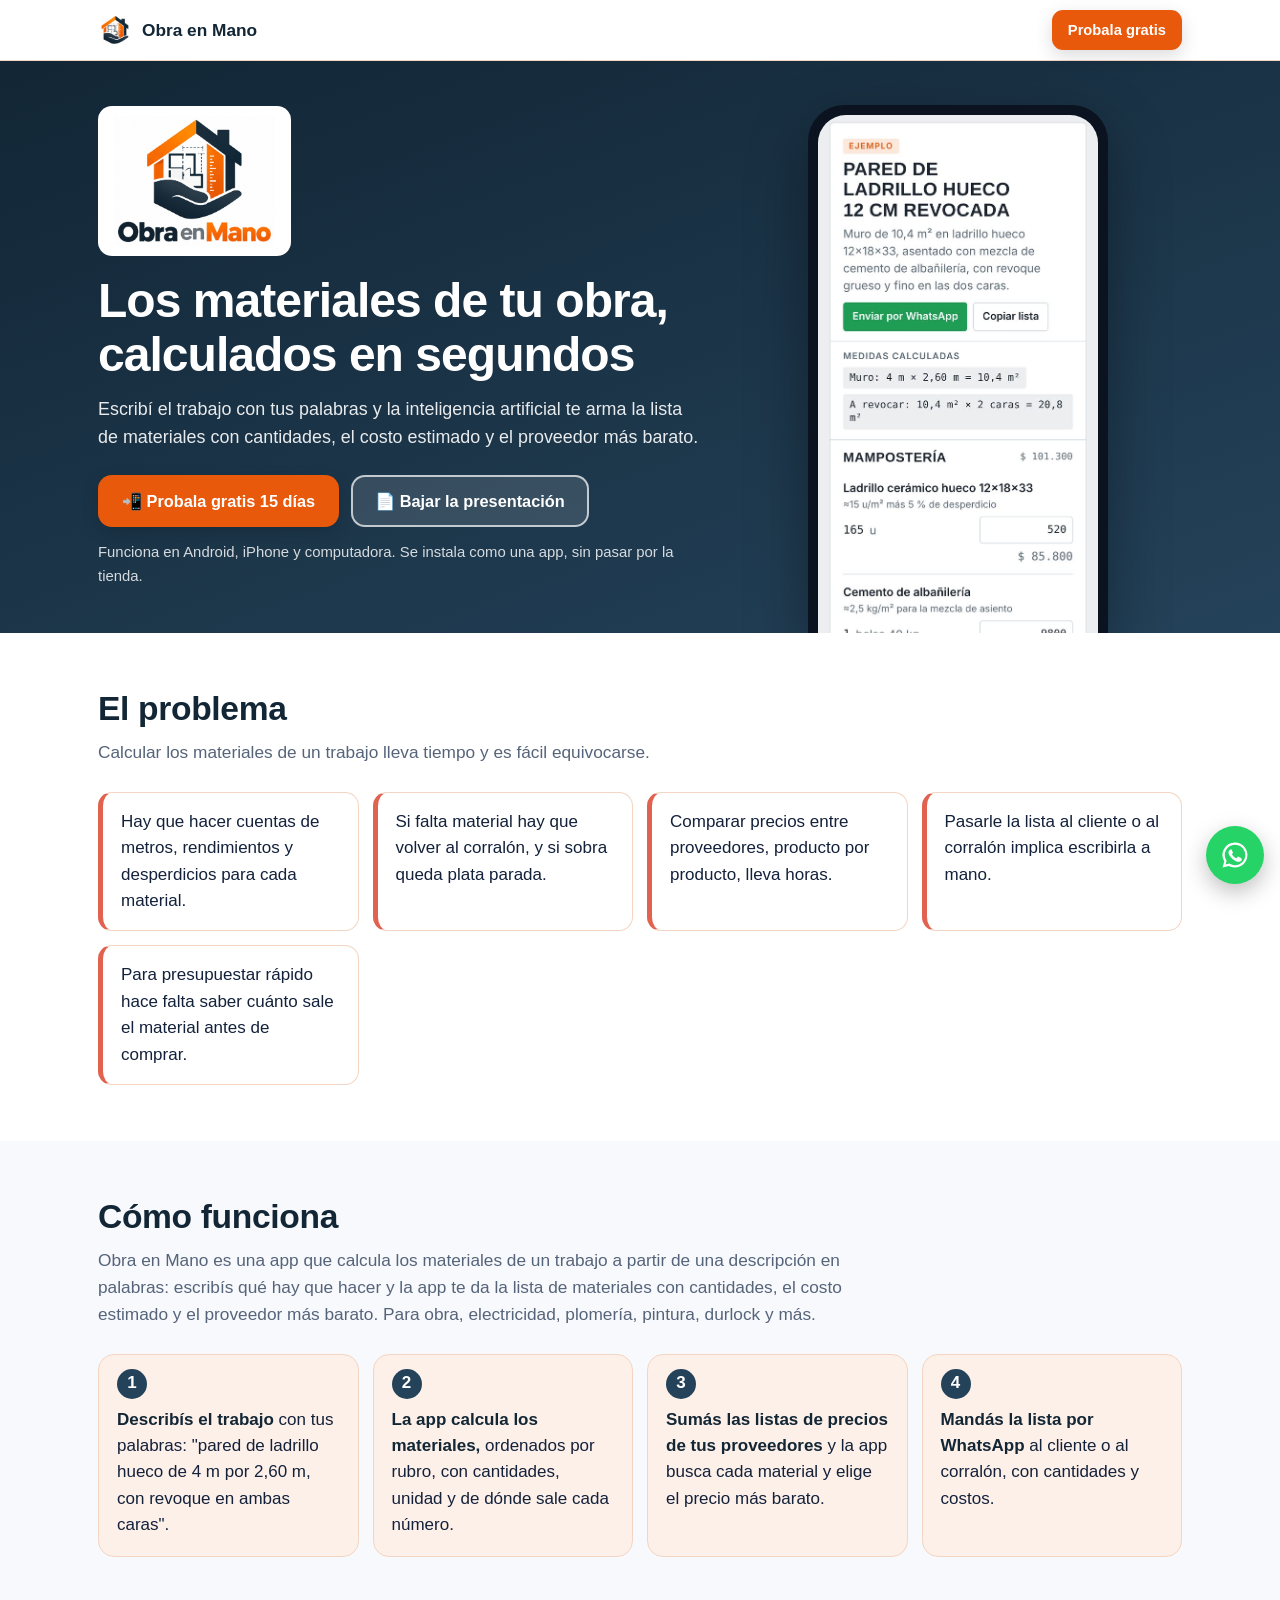
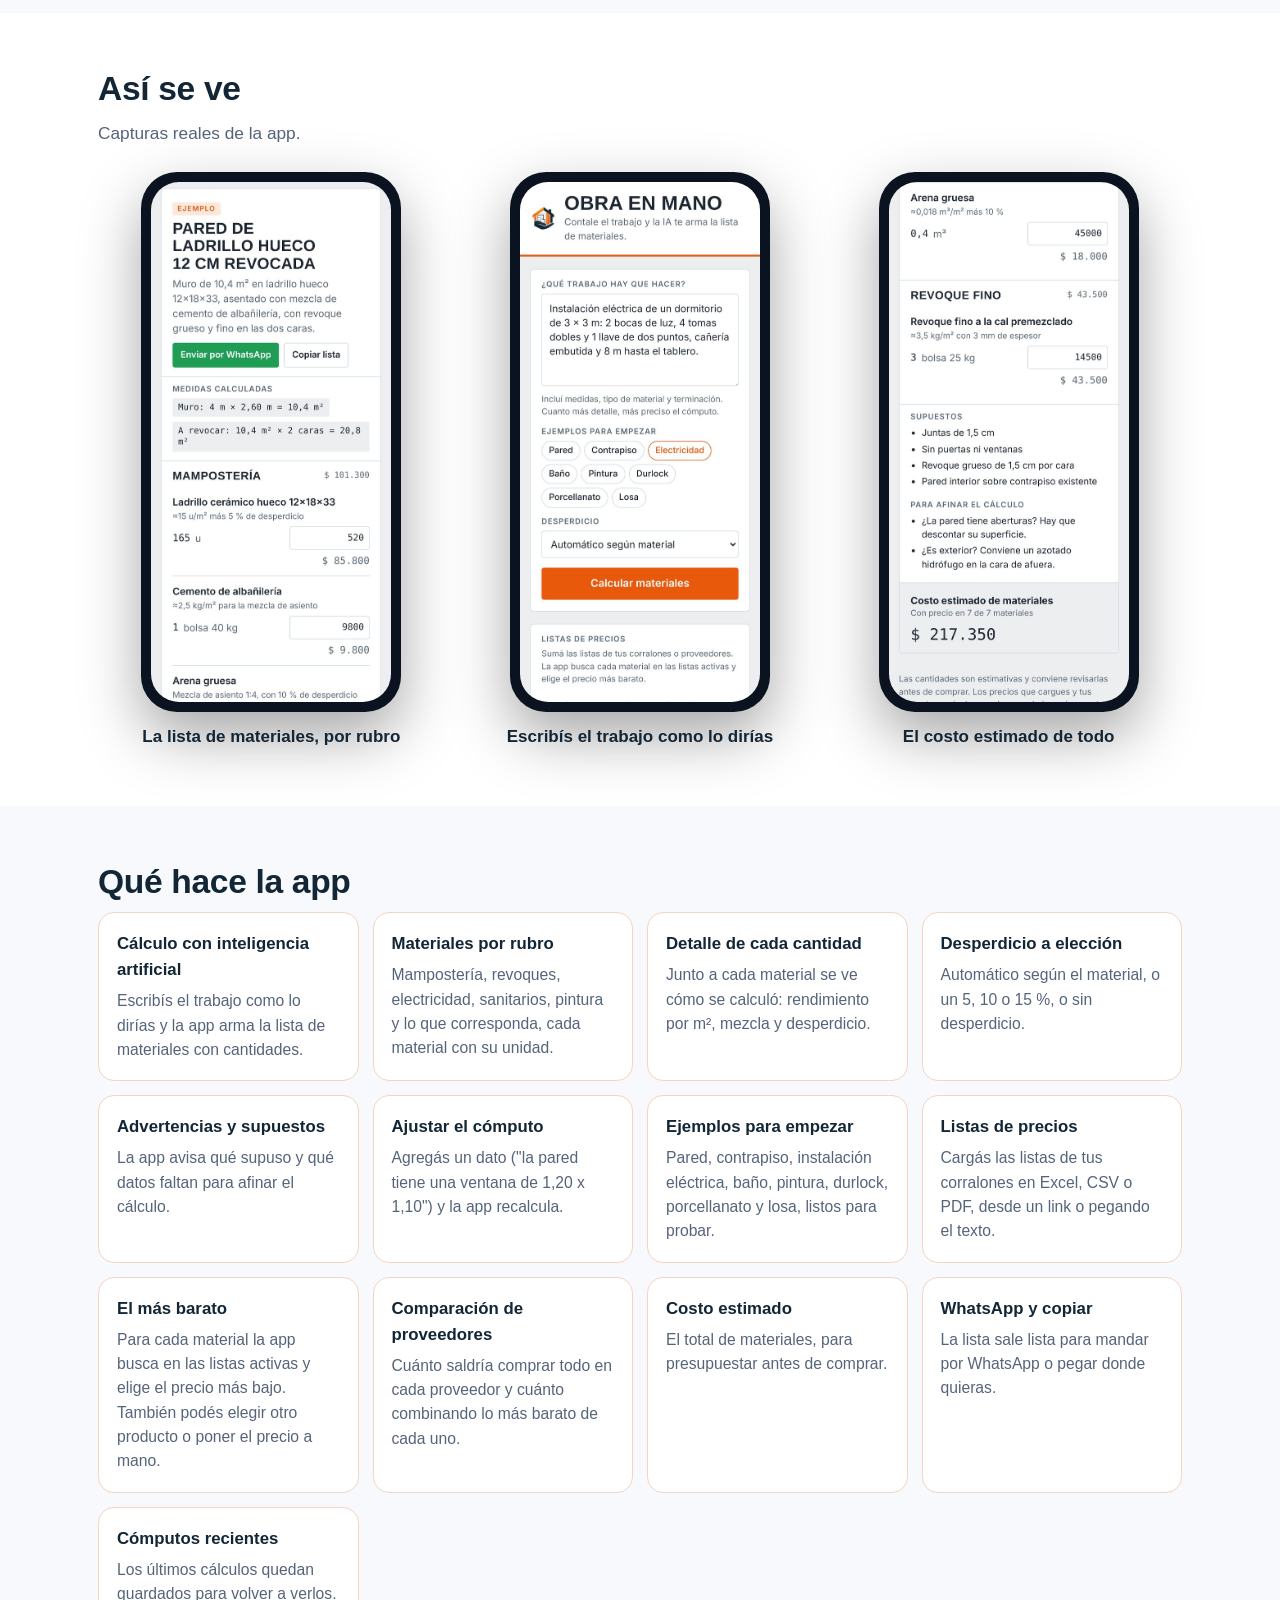
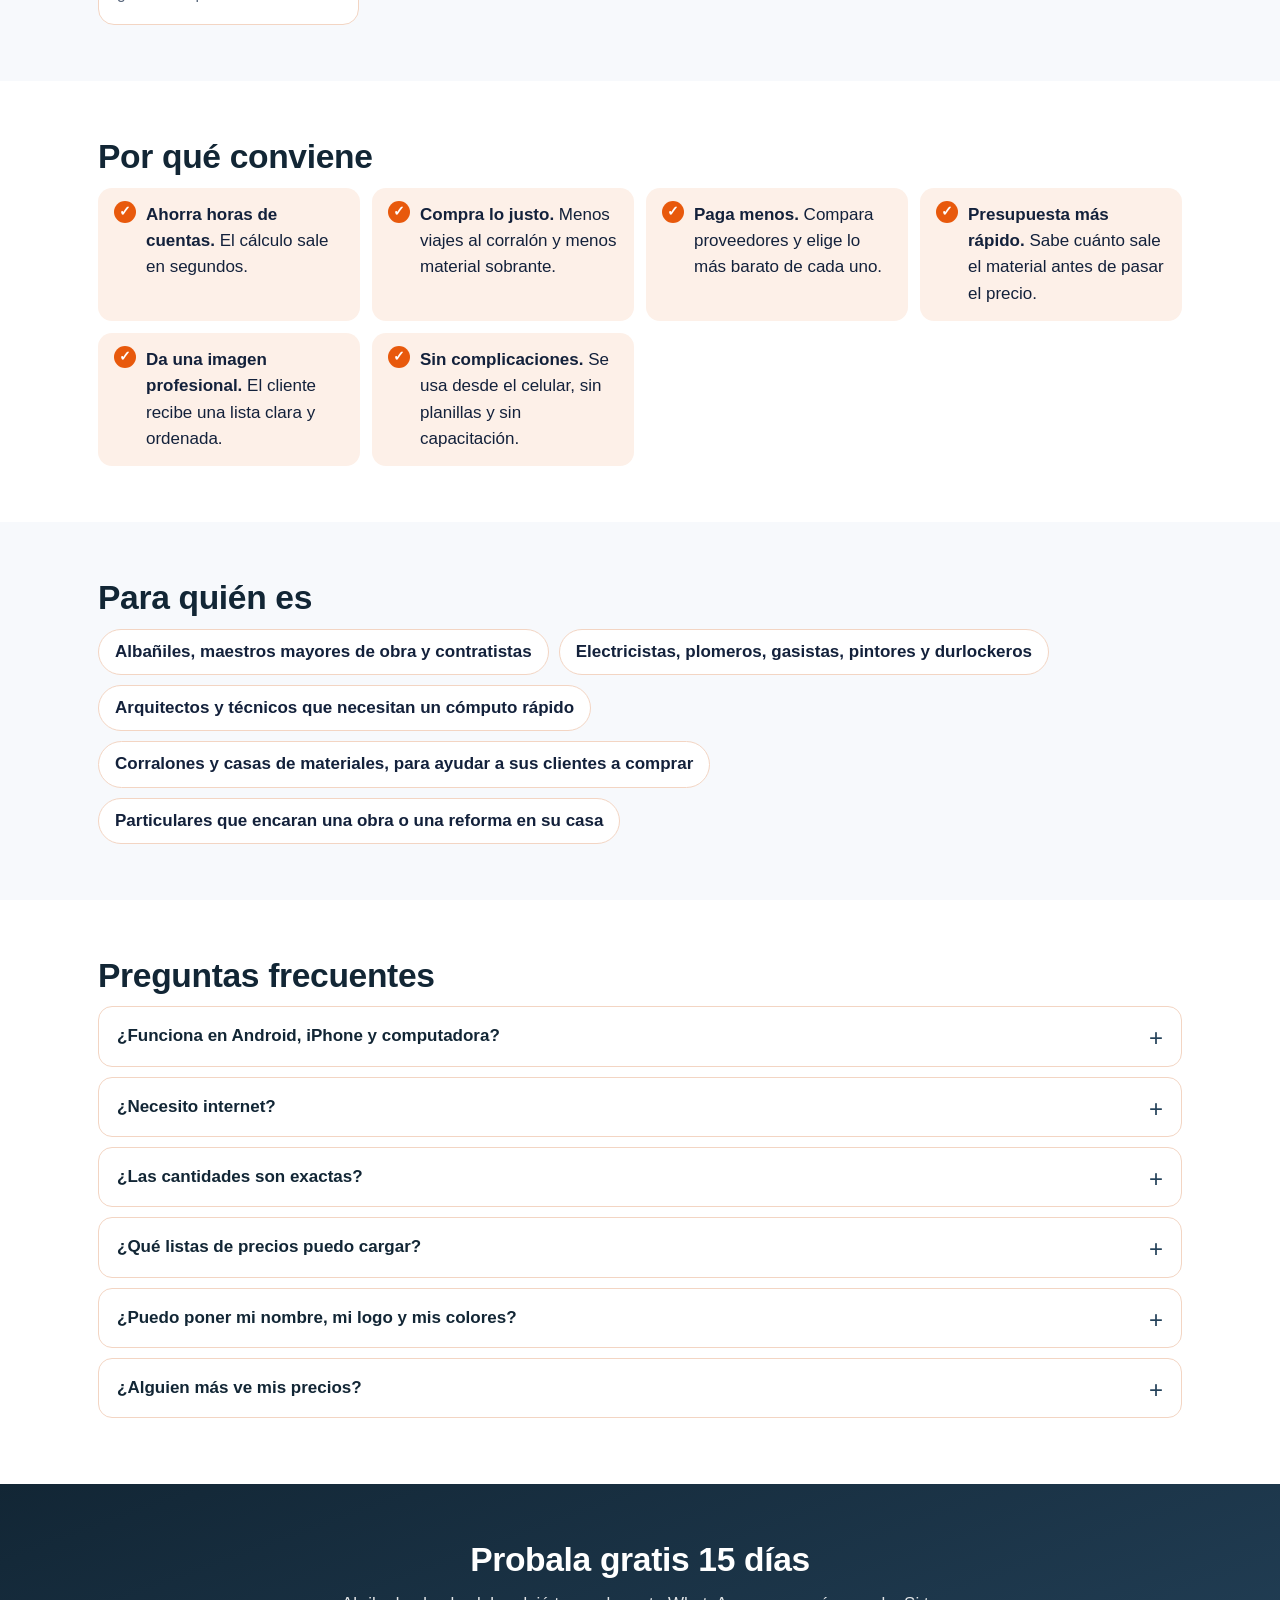
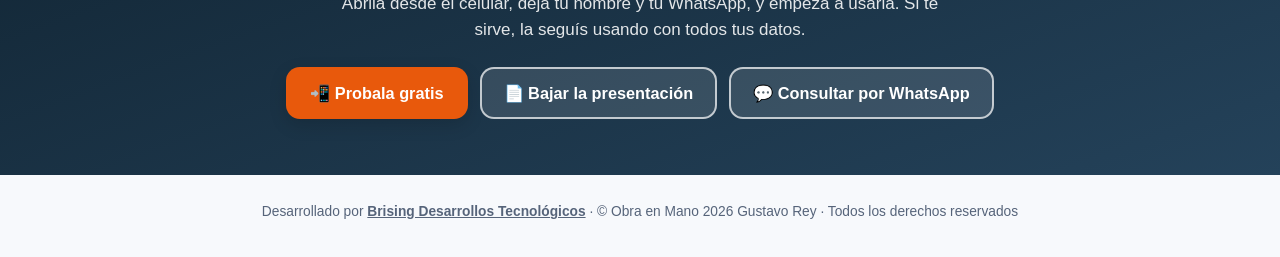
<file: obraenmano/index.html>
<!doctype html>
<html lang="es-AR">
<head>
<meta charset="utf-8">
<meta name="viewport" content="width=device-width, initial-scale=1">
<title>Obra en Mano · Los materiales de tu obra, calculados en segundos</title>
<meta name="description" content="Escribí el trabajo con tus palabras y la inteligencia artificial te arma la lista de materiales con cantidades, el costo estimado y el proveedor más barato.">
<meta name="theme-color" content="#122635">
<link rel="icon" type="image/png" href="favicon.png">
<meta property="og:type" content="website">
<meta property="og:title" content="Obra en Mano · Los materiales de tu obra, calculados en segundos">
<meta property="og:description" content="Escribí el trabajo con tus palabras y la inteligencia artificial te arma la lista de materiales con cantidades, el costo estimado y el proveedor más barato. Probala gratis 15 días.">
<meta property="og:url" content="https://obraenmano.pages.dev/">
<meta property="og:image" content="https://obraenmano.pages.dev/compartir.jpg">
<meta property="og:image:width" content="1200"><meta property="og:image:height" content="630">
<meta name="twitter:card" content="summary_large_image">
<style>
:root{--c1:#122635;--c2:#24425a;--c3:#e8590c;--suave:#fdf0e8;--linea:#f3d5c3;--tinta:#13213b;--gris:#56647a;--fondo:#f7f9fc;--blanco:#fff}
*{box-sizing:border-box}
html{scroll-behavior:smooth}
body{margin:0;font-family:"Inter","Segoe UI",Roboto,Helvetica,Arial,sans-serif;color:var(--tinta);background:var(--fondo);line-height:1.55;font-size:17px;-webkit-text-size-adjust:100%}
img{max-width:100%;display:block}
a{color:inherit}
.ancho{max-width:1120px;margin:0 auto;padding:0 18px}
.cab{position:sticky;top:0;z-index:20;background:rgba(255,255,255,.94);backdrop-filter:saturate(1.4) blur(8px);border-bottom:1px solid var(--linea)}
.cab .ancho{display:flex;align-items:center;gap:10px;min-height:60px}
.cab img{width:34px;height:34px;border-radius:9px}
.cab b{font-size:1.08rem;color:var(--c1);flex:1}
.btn{display:inline-flex;align-items:center;justify-content:center;gap:.45rem;min-height:52px;padding:0 22px;border-radius:14px;font-weight:800;font-size:1.02rem;text-decoration:none;border:2px solid transparent;cursor:pointer;transition:transform .12s,box-shadow .12s;text-align:center}
.btn:active{transform:translateY(1px)}
.btn--ok{background:var(--c3);color:#fff;box-shadow:0 6px 18px rgba(0,0,0,.14)}
.btn--borde{background:var(--blanco);color:var(--c1);border-color:var(--c1)}
.btn--chico{min-height:40px;padding:0 14px;font-size:.92rem;border-radius:11px}
.hero{background:linear-gradient(160deg,var(--c1) 0%,var(--c2) 100%);color:#fff;overflow:hidden}
.hero .ancho{display:grid;grid-template-columns:1.15fr .85fr;gap:28px;align-items:center;padding-top:44px;padding-bottom:0}
.hero__txt{padding-bottom:44px}
.hero__logo{max-width:300px;max-height:150px;width:auto;height:auto;margin:0 0 18px;background:#ffffff;border-radius:14px;padding:10px 16px}
.hero__marca{display:flex;align-items:center;gap:12px;margin-bottom:18px;font-size:1.6rem;font-weight:800}
.hero__marca img{width:64px;height:64px;border-radius:16px;background:#fff}
.hero h1{font-size:clamp(1.9rem,4.6vw,3rem);line-height:1.12;margin:0 0 14px;letter-spacing:-.02em}
.hero p{font-size:1.12rem;margin:0 0 24px;color:rgba(255,255,255,.9);max-width:34em}
.hero__btns{display:flex;flex-wrap:wrap;gap:12px}
.hero .btn--borde{background:rgba(255,255,255,.12);color:#fff;border-color:rgba(255,255,255,.7)}
.hero__nota{margin-top:14px;font-size:.93rem;color:rgba(255,255,255,.82)}
.hero__tel{align-self:end;display:flex;justify-content:center}
.tel{width:min(300px,78vw);border-radius:36px;padding:10px;background:#0b1220;box-shadow:0 24px 60px rgba(0,0,0,.35)}
.tel img{border-radius:28px;width:100%;height:auto}
.hero__tel .tel{border-bottom-left-radius:0;border-bottom-right-radius:0;padding-bottom:0;margin-bottom:-2px}
.hero__tel .tel img{border-bottom-left-radius:0;border-bottom-right-radius:0;max-height:520px;object-fit:cover;object-position:top}
section{padding:56px 0}
section.alt{background:var(--blanco)}
h2{font-size:clamp(1.5rem,3.4vw,2.1rem);line-height:1.2;margin:0 0 10px;color:var(--c1);letter-spacing:-.01em}
.lead{color:var(--gris);font-size:1.08rem;margin:0 0 26px;max-width:46em}
.problema{display:grid;grid-template-columns:repeat(auto-fit,minmax(240px,1fr));gap:14px;margin:0;padding:0;list-style:none}
.problema li{background:var(--blanco);border:1px solid var(--linea);border-left:5px solid #e0624f;border-radius:14px;padding:16px 18px}
.pasos{list-style:none;margin:0;padding:0;display:grid;grid-template-columns:repeat(auto-fit,minmax(230px,1fr));gap:14px;counter-reset:p}
.pasos li{counter-increment:p;background:var(--suave);border:1px solid var(--linea);border-radius:16px;padding:52px 18px 18px;position:relative}
.pasos li::before{content:counter(p);position:absolute;left:18px;top:14px;width:30px;height:30px;border-radius:50%;background:var(--c2);color:#fff;font-weight:800;display:grid;place-items:center}
.pasos strong{color:var(--c1)}
.galeria{display:grid;grid-template-columns:repeat(3,1fr);gap:22px;align-items:start}
.g{margin:0;text-align:center}
.g .tel{width:100%;max-width:260px;margin:0 auto}
.g .hoja{background:#fff;border-radius:10px;box-shadow:0 14px 40px rgba(11,37,69,.18);overflow:hidden;border:1px solid var(--linea)}
.g figcaption{margin-top:12px;font-weight:700;color:var(--c1)}
.funcs{display:grid;grid-template-columns:repeat(auto-fill,minmax(250px,1fr));gap:14px}
.f{background:var(--blanco);border:1px solid var(--linea);border-radius:16px;padding:18px}
.f h3{margin:0 0 6px;font-size:1.05rem;color:var(--c1)}
.f p{margin:0;color:var(--gris);font-size:.98rem}
.ventajas{list-style:none;padding:0;margin:0;display:grid;grid-template-columns:repeat(auto-fit,minmax(260px,1fr));gap:12px}
.ventajas li{padding:14px 16px 14px 48px;position:relative;background:var(--suave);border-radius:14px}
.ventajas li::before{content:"✓";position:absolute;left:16px;top:13px;width:22px;height:22px;border-radius:50%;background:var(--c3);color:#fff;font-weight:900;font-size:.85rem;display:grid;place-items:center}
.chips{display:flex;flex-wrap:wrap;gap:10px;margin:0;padding:0;list-style:none}
.chips li{background:var(--blanco);border:1.5px solid var(--linea);border-radius:999px;padding:9px 16px;font-weight:600}
details{background:var(--blanco);border:1px solid var(--linea);border-radius:14px;margin-bottom:10px}
summary{cursor:pointer;padding:16px 18px;font-weight:700;color:var(--c1);list-style:none;position:relative;padding-right:46px}
summary::-webkit-details-marker{display:none}
summary::after{content:"+";position:absolute;right:18px;top:12px;font-size:1.5rem;color:var(--c2);font-weight:400}
details[open] summary::after{content:"–"}
details p{margin:0;padding:0 18px 16px;color:var(--gris)}
.final{background:linear-gradient(160deg,var(--c1),var(--c2));color:#fff;text-align:center}
.final h2{color:#fff}
.final p{color:rgba(255,255,255,.88);margin:0 auto 24px;max-width:36em}
.final .hero__btns{justify-content:center}
.final .btn--borde{background:rgba(255,255,255,.12);color:#fff;border-color:rgba(255,255,255,.7)}
footer{padding:26px 0 34px;text-align:center;font-size:.86rem;color:var(--gris)}
.flotante{position:fixed;right:16px;bottom:16px;z-index:30;width:58px;height:58px;border-radius:50%;background:#25d366;display:grid;place-items:center;box-shadow:0 8px 22px rgba(0,0,0,.25)}
.flotante svg{width:30px;height:30px;fill:#fff}
@media (max-width:860px){
  .hero .ancho{grid-template-columns:1fr;padding-top:30px}
  .hero__txt{padding-bottom:6px}
  .galeria{grid-template-columns:1fr;max-width:340px;margin:0 auto}
  .hero__btns .btn{flex:1 1 100%}
  section{padding:44px 0}
}
</style>
</head>
<body>
<header class="cab"><div class="ancho"><img src="icon-192.png" alt="" width="34" height="34"><b>Obra en Mano</b><a class="btn btn--ok btn--chico" href="https://computo-obra.frcreaciones2.workers.dev/?p=XCGKC">Probala gratis</a></div></header>

<div class="hero"><div class="ancho">
  <div class="hero__txt">
    <img class="hero__logo" src="logo-obraenmano.jpg" alt="Obra en Mano">
    <h1>Los materiales de tu obra, calculados en segundos</h1>
    <p>Escribí el trabajo con tus palabras y la inteligencia artificial te arma la lista de materiales con cantidades, el costo estimado y el proveedor más barato.</p>
    <div class="hero__btns">
      <a class="btn btn--ok" href="https://computo-obra.frcreaciones2.workers.dev/?p=XCGKC">📲 Probala gratis 15 días</a>
      <a class="btn btn--borde" href="Obra-en-Mano-Presentacion.pdf" download>📄 Bajar la presentación</a>
    </div>
    <div class="hero__nota">Funciona en Android, iPhone y computadora. Se instala como una app, sin pasar por la tienda.</div>
  </div>
  <div class="hero__tel"><div class="tel"><img src="captura-1.jpg" alt="La lista de materiales, por rubro" width="585" height="1266"></div></div>
</div></div>

<section class="alt"><div class="ancho">
  <h2>El problema</h2>
  <p class="lead">Calcular los materiales de un trabajo lleva tiempo y es fácil equivocarse.</p>
  <ul class="problema"><li>Hay que hacer cuentas de metros, rendimientos y desperdicios para cada material.</li><li>Si falta material hay que volver al corralón, y si sobra queda plata parada.</li><li>Comparar precios entre proveedores, producto por producto, lleva horas.</li><li>Pasarle la lista al cliente o al corralón implica escribirla a mano.</li><li>Para presupuestar rápido hace falta saber cuánto sale el material antes de comprar.</li></ul>
</div></section>

<section><div class="ancho">
  <h2>Cómo funciona</h2>
  <p class="lead">Obra en Mano es una app que calcula los materiales de un trabajo a partir de una descripción en palabras: escribís qué hay que hacer y la app te da la lista de materiales con cantidades, el costo estimado y el proveedor más barato. Para obra, electricidad, plomería, pintura, durlock y más.</p>
  <ol class="pasos"><li><strong>Describís el trabajo</strong> con tus palabras: "pared de ladrillo hueco de 4 m por 2,60 m, con revoque en ambas caras".</li><li><strong>La app calcula los materiales,</strong> ordenados por rubro, con cantidades, unidad y de dónde sale cada número.</li><li><strong>Sumás las listas de precios de tus proveedores</strong> y la app busca cada material y elige el precio más barato.</li><li><strong>Mandás la lista por WhatsApp</strong> al cliente o al corralón, con cantidades y costos.</li></ol>
</div></section>

<section class="alt"><div class="ancho">
  <h2>Así se ve</h2>
  <p class="lead">Capturas reales de la app.</p>
  <div class="galeria"><figure class="g g--tel"><div class="tel"><img src="captura-1.jpg" alt="La lista de materiales, por rubro" loading="lazy"></div><figcaption>La lista de materiales, por rubro</figcaption></figure><figure class="g g--tel"><div class="tel"><img src="captura-2.jpg" alt="Escribís el trabajo como lo dirías" loading="lazy"></div><figcaption>Escribís el trabajo como lo dirías</figcaption></figure><figure class="g g--tel"><div class="tel"><img src="captura-3.jpg" alt="El costo estimado de todo" loading="lazy"></div><figcaption>El costo estimado de todo</figcaption></figure></div>
</div></section>

<section><div class="ancho">
  <h2>Qué hace la app</h2>
  <div class="funcs"><div class="f"><h3>Cálculo con inteligencia artificial</h3><p>Escribís el trabajo como lo dirías y la app arma la lista de materiales con cantidades.</p></div><div class="f"><h3>Materiales por rubro</h3><p>Mampostería, revoques, electricidad, sanitarios, pintura y lo que corresponda, cada material con su unidad.</p></div><div class="f"><h3>Detalle de cada cantidad</h3><p>Junto a cada material se ve cómo se calculó: rendimiento por m², mezcla y desperdicio.</p></div><div class="f"><h3>Desperdicio a elección</h3><p>Automático según el material, o un 5, 10 o 15 %, o sin desperdicio.</p></div><div class="f"><h3>Advertencias y supuestos</h3><p>La app avisa qué supuso y qué datos faltan para afinar el cálculo.</p></div><div class="f"><h3>Ajustar el cómputo</h3><p>Agregás un dato ("la pared tiene una ventana de 1,20 x 1,10") y la app recalcula.</p></div><div class="f"><h3>Ejemplos para empezar</h3><p>Pared, contrapiso, instalación eléctrica, baño, pintura, durlock, porcellanato y losa, listos para probar.</p></div><div class="f"><h3>Listas de precios</h3><p>Cargás las listas de tus corralones en Excel, CSV o PDF, desde un link o pegando el texto.</p></div><div class="f"><h3>El más barato</h3><p>Para cada material la app busca en las listas activas y elige el precio más bajo. También podés elegir otro producto o poner el precio a mano.</p></div><div class="f"><h3>Comparación de proveedores</h3><p>Cuánto saldría comprar todo en cada proveedor y cuánto combinando lo más barato de cada uno.</p></div><div class="f"><h3>Costo estimado</h3><p>El total de materiales, para presupuestar antes de comprar.</p></div><div class="f"><h3>WhatsApp y copiar</h3><p>La lista sale lista para mandar por WhatsApp o pegar donde quieras.</p></div><div class="f"><h3>Cómputos recientes</h3><p>Los últimos cálculos quedan guardados para volver a verlos.</p></div></div>
</div></section>

<section class="alt"><div class="ancho">
  <h2>Por qué conviene</h2>
  <ul class="ventajas"><li><strong>Ahorra horas de cuentas.</strong> El cálculo sale en segundos.</li><li><strong>Compra lo justo.</strong> Menos viajes al corralón y menos material sobrante.</li><li><strong>Paga menos.</strong> Compara proveedores y elige lo más barato de cada uno.</li><li><strong>Presupuesta más rápido.</strong> Sabe cuánto sale el material antes de pasar el precio.</li><li><strong>Da una imagen profesional.</strong> El cliente recibe una lista clara y ordenada.</li><li><strong>Sin complicaciones.</strong> Se usa desde el celular, sin planillas y sin capacitación.</li></ul>
</div></section>

<section><div class="ancho">
  <h2>Para quién es</h2>
  
  <ul class="chips"><li>Albañiles, maestros mayores de obra y contratistas</li><li>Electricistas, plomeros, gasistas, pintores y durlockeros</li><li>Arquitectos y técnicos que necesitan un cómputo rápido</li><li>Corralones y casas de materiales, para ayudar a sus clientes a comprar</li><li>Particulares que encaran una obra o una reforma en su casa</li></ul>
</div></section>

<section class="alt"><div class="ancho">
  <h2>Preguntas frecuentes</h2>
  <details><summary>¿Funciona en Android, iPhone y computadora?</summary><p>Sí. Se abre desde el navegador y se instala con su ícono, sin pasar por la tienda de aplicaciones.</p></details><details><summary>¿Necesito internet?</summary><p>Sí, para calcular, porque el cálculo lo hace la inteligencia artificial en internet. Los cómputos recientes y tus precios quedan guardados en el equipo.</p></details><details><summary>¿Las cantidades son exactas?</summary><p>Son una estimación muy completa, con rendimientos y desperdicios de uso habitual. Igual conviene revisarlas antes de comprar, sobre todo en trabajos grandes.</p></details><details><summary>¿Qué listas de precios puedo cargar?</summary><p>Excel, CSV, PDF, un link a la lista del proveedor o texto pegado. La app busca cada material en todas las listas que tengas activas.</p></details><details><summary>¿Puedo poner mi nombre, mi logo y mis colores?</summary><p>Sí. La versión para tu negocio o tu corralón lleva tu nombre, tu logo y tus colores.</p></details><details><summary>¿Alguien más ve mis precios?</summary><p>No. Las listas de precios y tus cómputos quedan guardados solo en tu equipo.</p></details>
</div></section>

<section class="final"><div class="ancho">
  <h2>Probala gratis 15 días</h2>
  <p>Abrila desde el celular, dejá tu nombre y tu WhatsApp, y empezá a usarla. Si te sirve, la seguís usando con todos tus datos.</p>
  <div class="hero__btns">
    <a class="btn btn--ok" href="https://computo-obra.frcreaciones2.workers.dev/?p=XCGKC">📲 Probala gratis</a>
    <a class="btn btn--borde" href="Obra-en-Mano-Presentacion.pdf" download>📄 Bajar la presentación</a>
    <a class="btn btn--borde" href="https://wa.me/5492213506378?text=Hola,%20quiero%20saber%20más%20de%20Obra%20en%20Mano." target="_blank" rel="noopener">💬 Consultar por WhatsApp</a>
  </div>
</div></section>

<footer><div class="ancho">Desarrollado por <a href="https://brising.pages.dev" style="color:inherit"><strong>Brising Desarrollos Tecnológicos</strong></a> · © Obra en Mano 2026 Gustavo Rey · Todos los derechos reservados</div></footer>
<a class="flotante" href="https://wa.me/5492213506378?text=Hola,%20quiero%20saber%20más%20de%20Obra%20en%20Mano." target="_blank" rel="noopener" aria-label="Consultar por WhatsApp"><svg viewBox="0 0 24 24" aria-hidden="true"><path d="M12 2a10 10 0 0 0-8.6 15.1L2 22l5-1.3A10 10 0 1 0 12 2zm0 18.2a8.2 8.2 0 0 1-4.2-1.2l-.3-.2-3 .8.8-2.9-.2-.3A8.2 8.2 0 1 1 12 20.2zm4.5-6.1c-.2-.1-1.5-.7-1.7-.8-.2-.1-.4-.1-.6.1l-.8 1c-.1.2-.3.2-.5.1a6.7 6.7 0 0 1-3.3-2.9c-.2-.4.2-.4.7-1.3.1-.2 0-.3 0-.4l-.8-1.9c-.2-.5-.4-.4-.6-.4h-.5a1 1 0 0 0-.7.3 3 3 0 0 0-.9 2.2 5.2 5.2 0 0 0 1.1 2.7 11.8 11.8 0 0 0 4.5 4c1.7.7 2.3.8 3.2.6.5-.1 1.5-.6 1.7-1.2.2-.6.2-1.1.2-1.2-.1-.1-.3-.2-.5-.3z"/></svg></a>
</body>
</html>
</file>
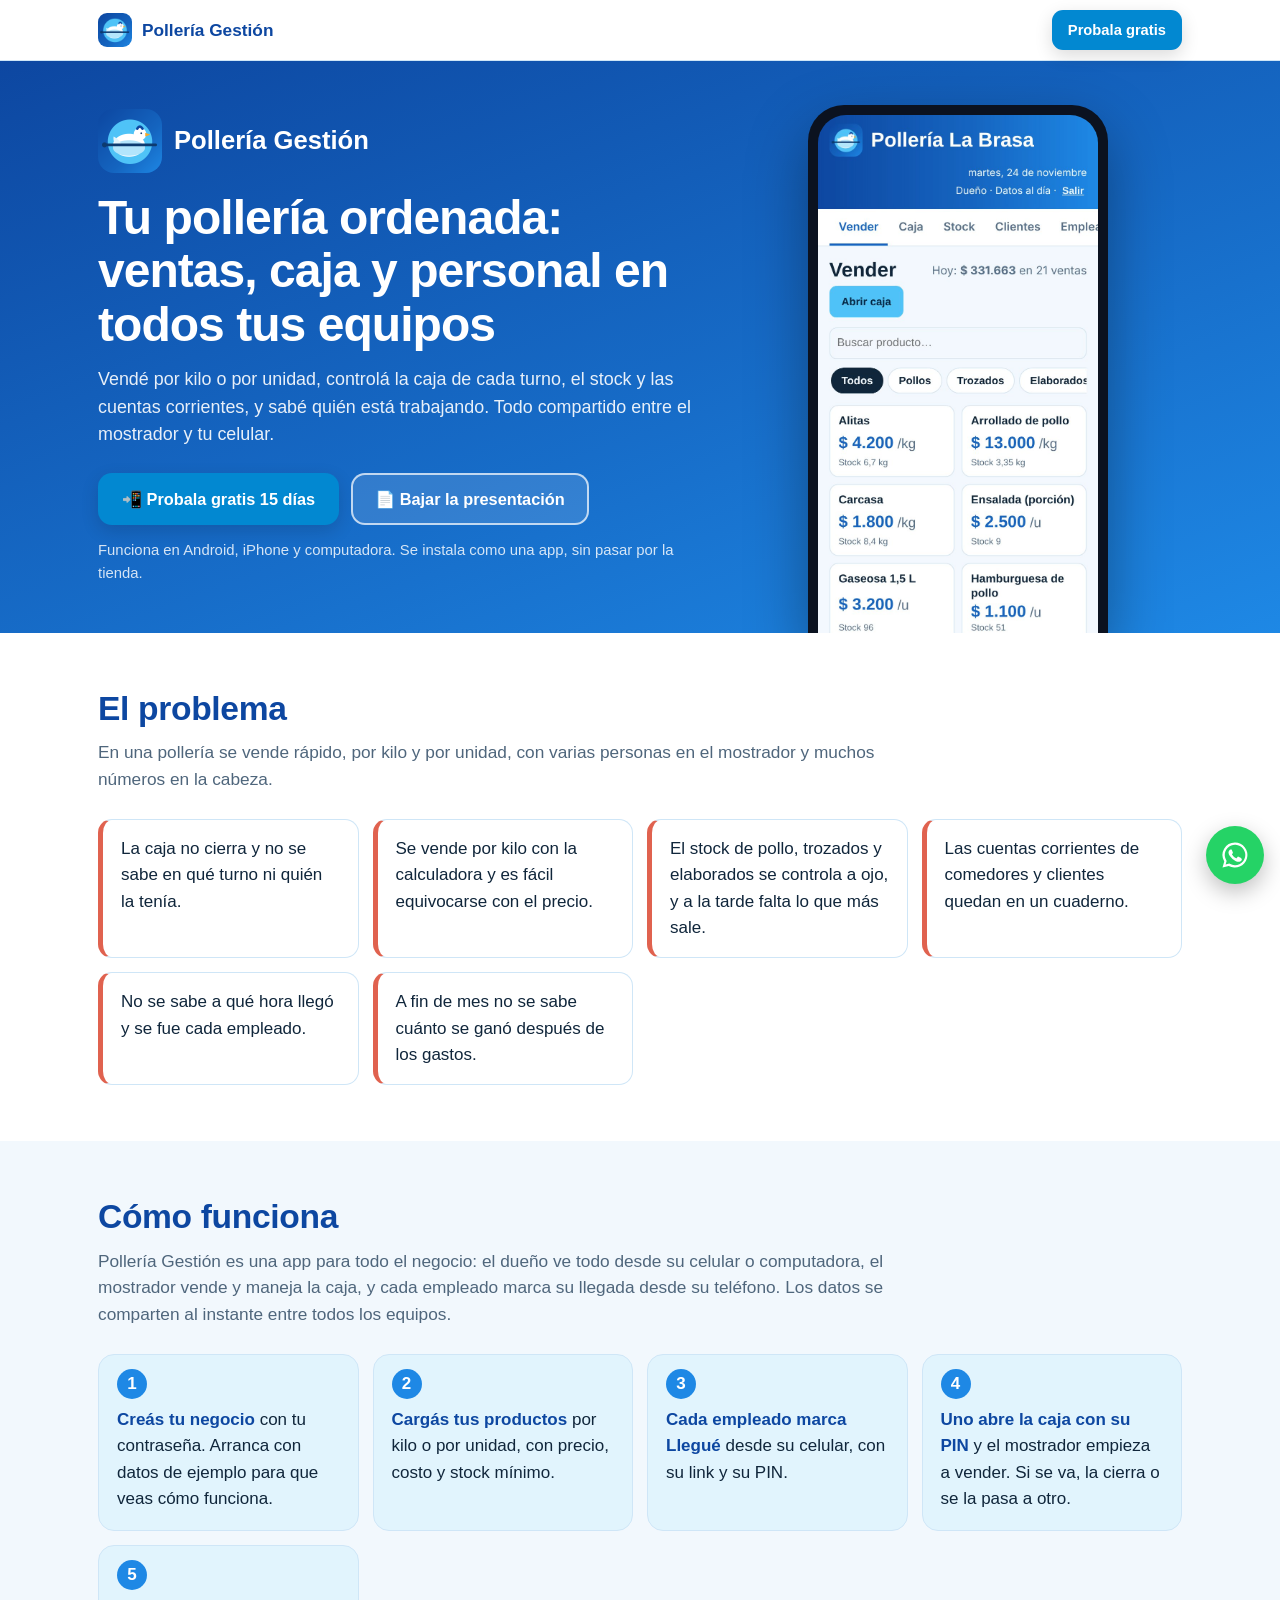
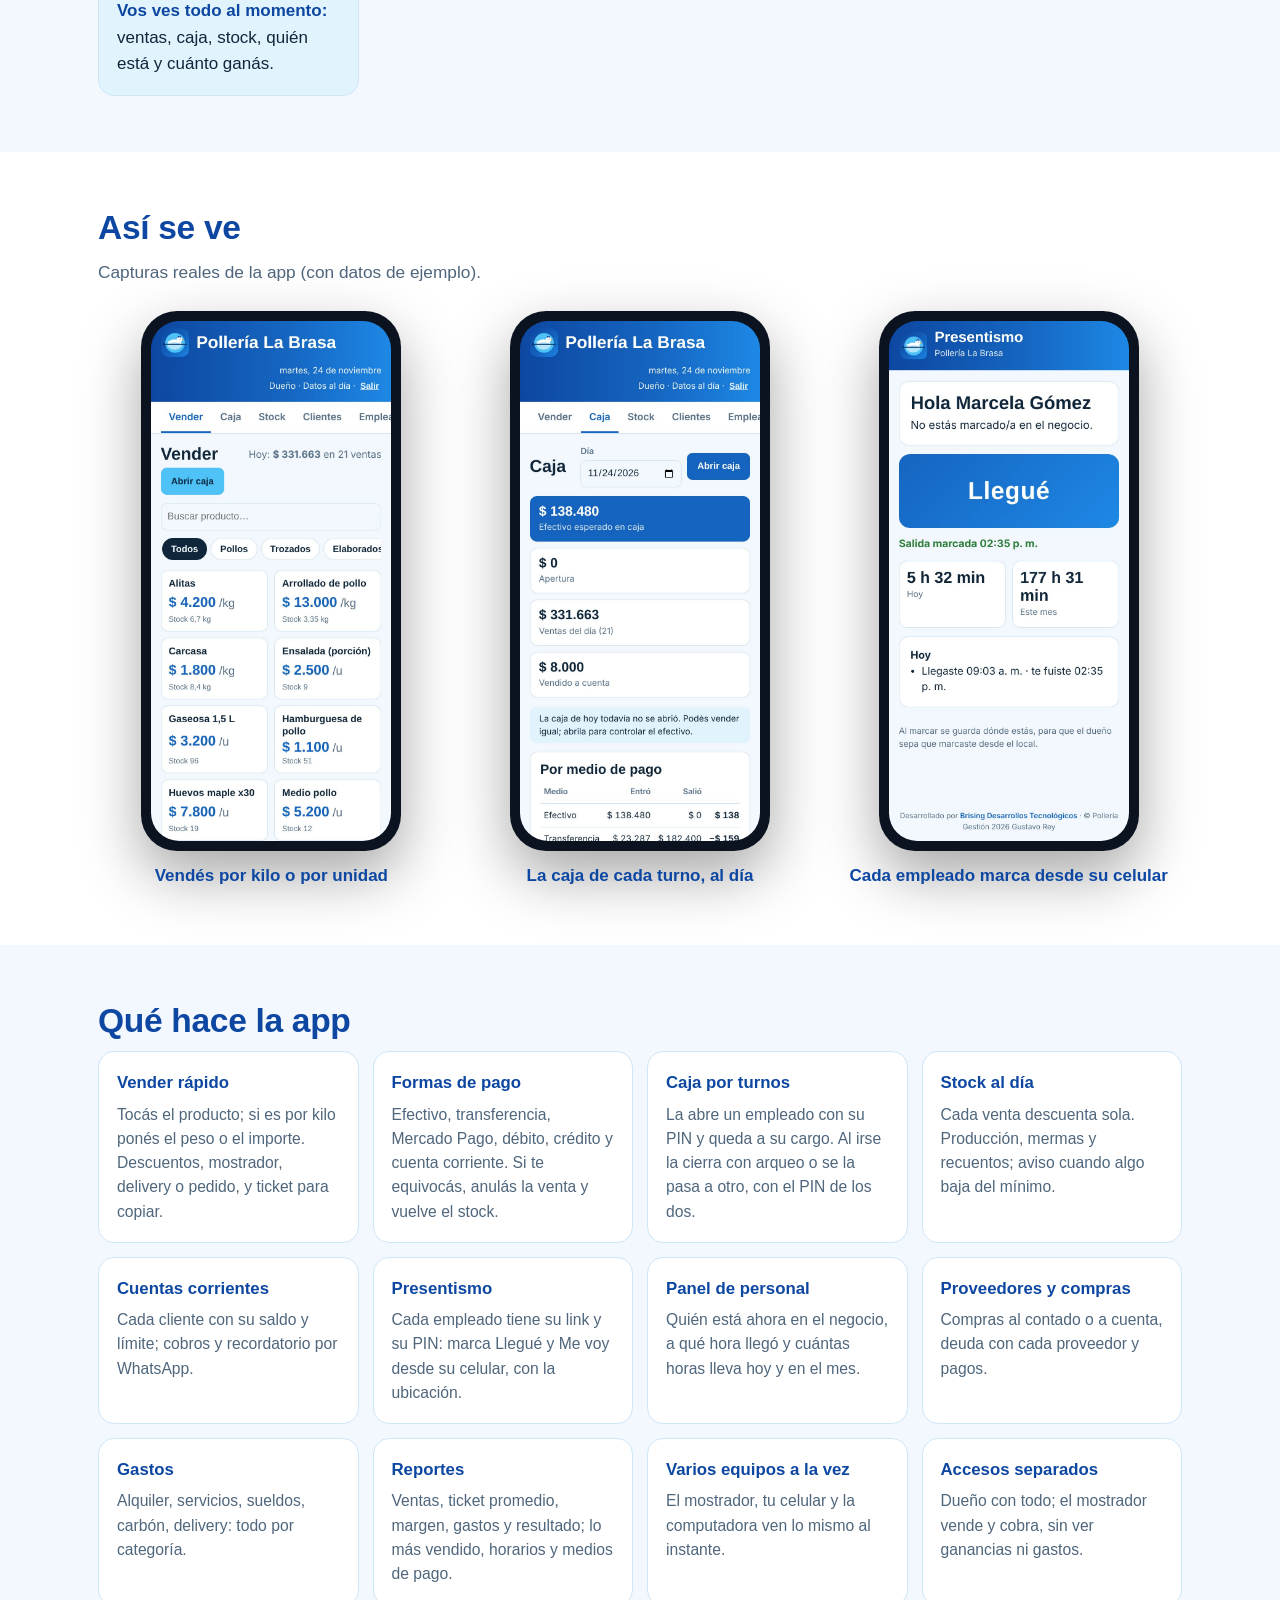
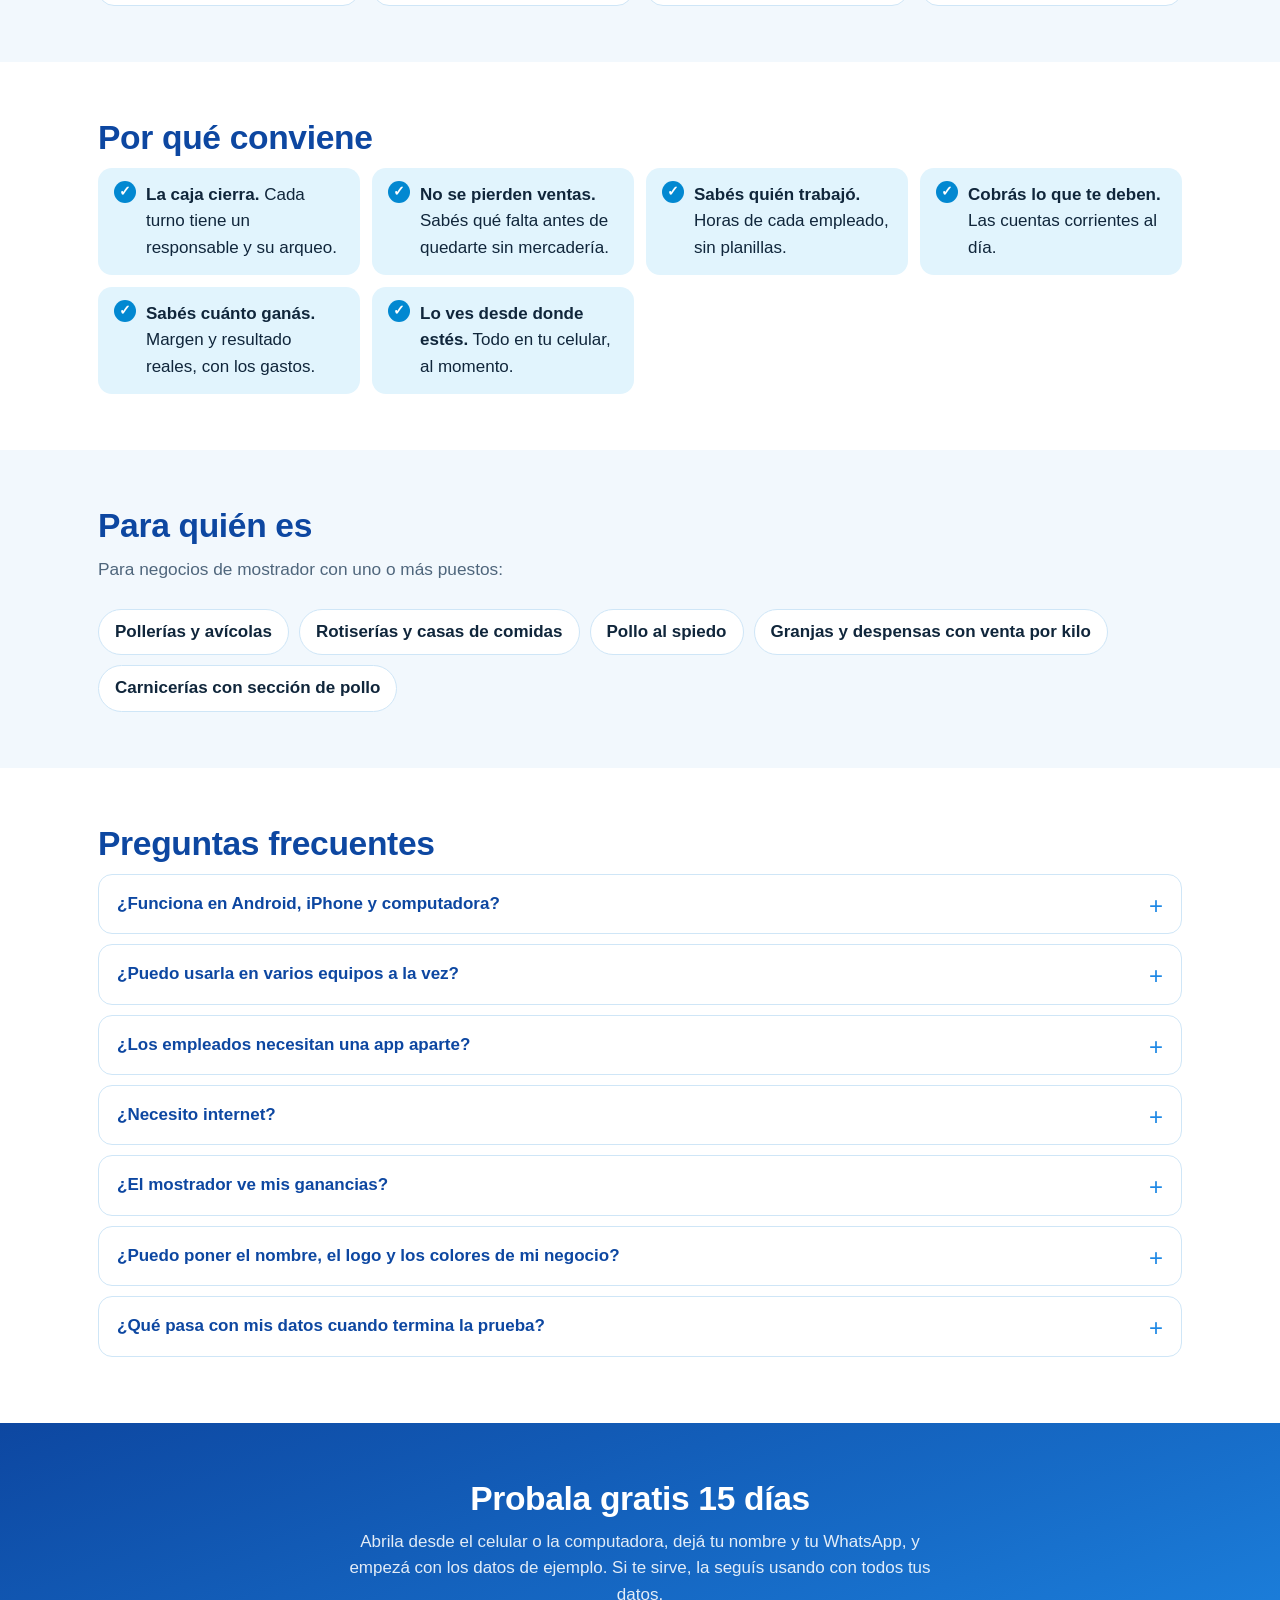
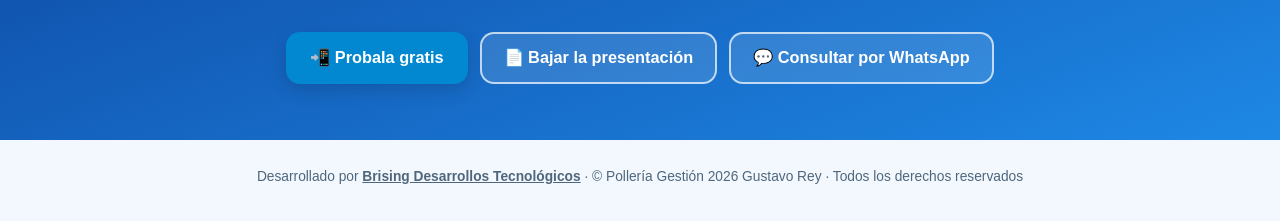
<file: polleria/index.html>
<!doctype html>
<html lang="es-AR">
<head>
<meta charset="utf-8">
<meta name="viewport" content="width=device-width, initial-scale=1">
<title>Pollería Gestión · Ventas, caja, stock y personal de tu pollería</title>
<meta name="description" content="Vendé por kilo o por unidad, controlá la caja de cada turno, el stock y las cuentas corrientes, y sabé quién está trabajando. Todo compartido entre el mostrador y tu celular.">
<meta name="theme-color" content="#0d47a1">
<link rel="icon" type="image/png" href="favicon.png">
<meta property="og:type" content="website">
<meta property="og:title" content="Pollería Gestión · Ventas, caja, stock y personal de tu pollería">
<meta property="og:description" content="Vendé por kilo o por unidad, controlá la caja de cada turno, el stock y las cuentas corrientes, y sabé quién está trabajando. Todo compartido entre el mostrador y tu celular. Probala gratis 15 días.">
<meta property="og:url" content="https://polleriagestion.pages.dev/">
<meta property="og:image" content="https://polleriagestion.pages.dev/compartir.jpg">
<meta property="og:image:width" content="1200"><meta property="og:image:height" content="630">
<meta name="twitter:card" content="summary_large_image">
<style>
:root{--c1:#0d47a1;--c2:#1e88e5;--c3:#0288d1;--suave:#e1f4fd;--linea:#cfe6f7;--tinta:#10263b;--gris:#4f667c;--fondo:#f2f8fd;--blanco:#fff}
*{box-sizing:border-box}
html{scroll-behavior:smooth}
body{margin:0;font-family:"Inter","Segoe UI",Roboto,Helvetica,Arial,sans-serif;color:var(--tinta);background:var(--fondo);line-height:1.55;font-size:17px;-webkit-text-size-adjust:100%}
img{max-width:100%;display:block}
a{color:inherit}
.ancho{max-width:1120px;margin:0 auto;padding:0 18px}
.cab{position:sticky;top:0;z-index:20;background:rgba(255,255,255,.94);backdrop-filter:saturate(1.4) blur(8px);border-bottom:1px solid var(--linea)}
.cab .ancho{display:flex;align-items:center;gap:10px;min-height:60px}
.cab img{width:34px;height:34px;border-radius:9px}
.cab b{font-size:1.08rem;color:var(--c1);flex:1}
.btn{display:inline-flex;align-items:center;justify-content:center;gap:.45rem;min-height:52px;padding:0 22px;border-radius:14px;font-weight:800;font-size:1.02rem;text-decoration:none;border:2px solid transparent;cursor:pointer;transition:transform .12s,box-shadow .12s;text-align:center}
.btn:active{transform:translateY(1px)}
.btn--ok{background:var(--c3);color:#fff;box-shadow:0 6px 18px rgba(0,0,0,.14)}
.btn--borde{background:var(--blanco);color:var(--c1);border-color:var(--c1)}
.btn--chico{min-height:40px;padding:0 14px;font-size:.92rem;border-radius:11px}
.hero{background:linear-gradient(160deg,var(--c1) 0%,var(--c2) 100%);color:#fff;overflow:hidden}
.hero .ancho{display:grid;grid-template-columns:1.15fr .85fr;gap:28px;align-items:center;padding-top:44px;padding-bottom:0}
.hero__txt{padding-bottom:44px}
.hero__logo{max-width:300px;max-height:150px;width:auto;height:auto;margin:0 0 18px;background:transparent;border-radius:14px;padding:0}
.hero__marca{display:flex;align-items:center;gap:12px;margin-bottom:18px;font-size:1.6rem;font-weight:800}
.hero__marca img{width:64px;height:64px;border-radius:16px;background:#fff}
.hero h1{font-size:clamp(1.9rem,4.6vw,3rem);line-height:1.12;margin:0 0 14px;letter-spacing:-.02em}
.hero p{font-size:1.12rem;margin:0 0 24px;color:rgba(255,255,255,.9);max-width:34em}
.hero__btns{display:flex;flex-wrap:wrap;gap:12px}
.hero .btn--borde{background:rgba(255,255,255,.12);color:#fff;border-color:rgba(255,255,255,.7)}
.hero__nota{margin-top:14px;font-size:.93rem;color:rgba(255,255,255,.82)}
.hero__tel{align-self:end;display:flex;justify-content:center}
.tel{width:min(300px,78vw);border-radius:36px;padding:10px;background:#0b1220;box-shadow:0 24px 60px rgba(0,0,0,.35)}
.tel img{border-radius:28px;width:100%;height:auto}
.hero__tel .tel{border-bottom-left-radius:0;border-bottom-right-radius:0;padding-bottom:0;margin-bottom:-2px}
.hero__tel .tel img{border-bottom-left-radius:0;border-bottom-right-radius:0;max-height:520px;object-fit:cover;object-position:top}
section{padding:56px 0}
section.alt{background:var(--blanco)}
h2{font-size:clamp(1.5rem,3.4vw,2.1rem);line-height:1.2;margin:0 0 10px;color:var(--c1);letter-spacing:-.01em}
.lead{color:var(--gris);font-size:1.08rem;margin:0 0 26px;max-width:46em}
.problema{display:grid;grid-template-columns:repeat(auto-fit,minmax(240px,1fr));gap:14px;margin:0;padding:0;list-style:none}
.problema li{background:var(--blanco);border:1px solid var(--linea);border-left:5px solid #e0624f;border-radius:14px;padding:16px 18px}
.pasos{list-style:none;margin:0;padding:0;display:grid;grid-template-columns:repeat(auto-fit,minmax(230px,1fr));gap:14px;counter-reset:p}
.pasos li{counter-increment:p;background:var(--suave);border:1px solid var(--linea);border-radius:16px;padding:52px 18px 18px;position:relative}
.pasos li::before{content:counter(p);position:absolute;left:18px;top:14px;width:30px;height:30px;border-radius:50%;background:var(--c2);color:#fff;font-weight:800;display:grid;place-items:center}
.pasos strong{color:var(--c1)}
.galeria{display:grid;grid-template-columns:repeat(3,1fr);gap:22px;align-items:start}
.g{margin:0;text-align:center}
.g .tel{width:100%;max-width:260px;margin:0 auto}
.g .hoja{background:#fff;border-radius:10px;box-shadow:0 14px 40px rgba(11,37,69,.18);overflow:hidden;border:1px solid var(--linea)}
.g figcaption{margin-top:12px;font-weight:700;color:var(--c1)}
.funcs{display:grid;grid-template-columns:repeat(auto-fill,minmax(250px,1fr));gap:14px}
.f{background:var(--blanco);border:1px solid var(--linea);border-radius:16px;padding:18px}
.f h3{margin:0 0 6px;font-size:1.05rem;color:var(--c1)}
.f p{margin:0;color:var(--gris);font-size:.98rem}
.ventajas{list-style:none;padding:0;margin:0;display:grid;grid-template-columns:repeat(auto-fit,minmax(260px,1fr));gap:12px}
.ventajas li{padding:14px 16px 14px 48px;position:relative;background:var(--suave);border-radius:14px}
.ventajas li::before{content:"✓";position:absolute;left:16px;top:13px;width:22px;height:22px;border-radius:50%;background:var(--c3);color:#fff;font-weight:900;font-size:.85rem;display:grid;place-items:center}
.chips{display:flex;flex-wrap:wrap;gap:10px;margin:0;padding:0;list-style:none}
.chips li{background:var(--blanco);border:1.5px solid var(--linea);border-radius:999px;padding:9px 16px;font-weight:600}
details{background:var(--blanco);border:1px solid var(--linea);border-radius:14px;margin-bottom:10px}
summary{cursor:pointer;padding:16px 18px;font-weight:700;color:var(--c1);list-style:none;position:relative;padding-right:46px}
summary::-webkit-details-marker{display:none}
summary::after{content:"+";position:absolute;right:18px;top:12px;font-size:1.5rem;color:var(--c2);font-weight:400}
details[open] summary::after{content:"–"}
details p{margin:0;padding:0 18px 16px;color:var(--gris)}
.final{background:linear-gradient(160deg,var(--c1),var(--c2));color:#fff;text-align:center}
.final h2{color:#fff}
.final p{color:rgba(255,255,255,.88);margin:0 auto 24px;max-width:36em}
.final .hero__btns{justify-content:center}
.final .btn--borde{background:rgba(255,255,255,.12);color:#fff;border-color:rgba(255,255,255,.7)}
footer{padding:26px 0 34px;text-align:center;font-size:.86rem;color:var(--gris)}
.flotante{position:fixed;right:16px;bottom:16px;z-index:30;width:58px;height:58px;border-radius:50%;background:#25d366;display:grid;place-items:center;box-shadow:0 8px 22px rgba(0,0,0,.25)}
.flotante svg{width:30px;height:30px;fill:#fff}
@media (max-width:860px){
  .hero .ancho{grid-template-columns:1fr;padding-top:30px}
  .hero__txt{padding-bottom:6px}
  .galeria{grid-template-columns:1fr;max-width:340px;margin:0 auto}
  .hero__btns .btn{flex:1 1 100%}
  section{padding:44px 0}
}
</style>
</head>
<body>
<header class="cab"><div class="ancho"><img src="icon-192.png" alt="" width="34" height="34"><b>Pollería Gestión</b><a class="btn btn--ok btn--chico" href="https://polleria-gestion.pages.dev/?p=PS8S2">Probala gratis</a></div></header>

<div class="hero"><div class="ancho">
  <div class="hero__txt">
    <div class="hero__marca"><img src="icon-512.png" alt="" width="64" height="64"><span>Pollería Gestión</span></div>
    <h1>Tu pollería ordenada: ventas, caja y personal en todos tus equipos</h1>
    <p>Vendé por kilo o por unidad, controlá la caja de cada turno, el stock y las cuentas corrientes, y sabé quién está trabajando. Todo compartido entre el mostrador y tu celular.</p>
    <div class="hero__btns">
      <a class="btn btn--ok" href="https://polleria-gestion.pages.dev/?p=PS8S2">📲 Probala gratis 15 días</a>
      <a class="btn btn--borde" href="Polleria-Gestion-Presentacion.pdf" download>📄 Bajar la presentación</a>
    </div>
    <div class="hero__nota">Funciona en Android, iPhone y computadora. Se instala como una app, sin pasar por la tienda.</div>
  </div>
  <div class="hero__tel"><div class="tel"><img src="captura-1.jpg" alt="Vender por kilo o por unidad" width="780" height="1688"></div></div>
</div></div>

<section class="alt"><div class="ancho">
  <h2>El problema</h2>
  <p class="lead">En una pollería se vende rápido, por kilo y por unidad, con varias personas en el mostrador y muchos números en la cabeza.</p>
  <ul class="problema"><li>La caja no cierra y no se sabe en qué turno ni quién la tenía.</li><li>Se vende por kilo con la calculadora y es fácil equivocarse con el precio.</li><li>El stock de pollo, trozados y elaborados se controla a ojo, y a la tarde falta lo que más sale.</li><li>Las cuentas corrientes de comedores y clientes quedan en un cuaderno.</li><li>No se sabe a qué hora llegó y se fue cada empleado.</li><li>A fin de mes no se sabe cuánto se ganó después de los gastos.</li></ul>
</div></section>

<section><div class="ancho">
  <h2>Cómo funciona</h2>
  <p class="lead">Pollería Gestión es una app para todo el negocio: el dueño ve todo desde su celular o computadora, el mostrador vende y maneja la caja, y cada empleado marca su llegada desde su teléfono. Los datos se comparten al instante entre todos los equipos.</p>
  <ol class="pasos"><li><strong>Creás tu negocio</strong> con tu contraseña. Arranca con datos de ejemplo para que veas cómo funciona.</li><li><strong>Cargás tus productos</strong> por kilo o por unidad, con precio, costo y stock mínimo.</li><li><strong>Cada empleado marca Llegué</strong> desde su celular, con su link y su PIN.</li><li><strong>Uno abre la caja con su PIN</strong> y el mostrador empieza a vender. Si se va, la cierra o se la pasa a otro.</li><li><strong>Vos ves todo al momento:</strong> ventas, caja, stock, quién está y cuánto ganás.</li></ol>
</div></section>

<section class="alt"><div class="ancho">
  <h2>Así se ve</h2>
  <p class="lead">Capturas reales de la app (con datos de ejemplo).</p>
  <div class="galeria"><figure class="g g--tel"><div class="tel"><img src="captura-1.jpg" alt="Vender" loading="lazy"></div><figcaption>Vendés por kilo o por unidad</figcaption></figure><figure class="g g--tel"><div class="tel"><img src="captura-2.jpg" alt="Caja" loading="lazy"></div><figcaption>La caja de cada turno, al día</figcaption></figure><figure class="g g--tel"><div class="tel"><img src="captura-3.jpg" alt="Presentismo" loading="lazy"></div><figcaption>Cada empleado marca desde su celular</figcaption></figure></div>
</div></section>

<section><div class="ancho">
  <h2>Qué hace la app</h2>
  <div class="funcs"><div class="f"><h3>Vender rápido</h3><p>Tocás el producto; si es por kilo ponés el peso o el importe. Descuentos, mostrador, delivery o pedido, y ticket para copiar.</p></div><div class="f"><h3>Formas de pago</h3><p>Efectivo, transferencia, Mercado Pago, débito, crédito y cuenta corriente. Si te equivocás, anulás la venta y vuelve el stock.</p></div><div class="f"><h3>Caja por turnos</h3><p>La abre un empleado con su PIN y queda a su cargo. Al irse la cierra con arqueo o se la pasa a otro, con el PIN de los dos.</p></div><div class="f"><h3>Stock al día</h3><p>Cada venta descuenta sola. Producción, mermas y recuentos; aviso cuando algo baja del mínimo.</p></div><div class="f"><h3>Cuentas corrientes</h3><p>Cada cliente con su saldo y límite; cobros y recordatorio por WhatsApp.</p></div><div class="f"><h3>Presentismo</h3><p>Cada empleado tiene su link y su PIN: marca Llegué y Me voy desde su celular, con la ubicación.</p></div><div class="f"><h3>Panel de personal</h3><p>Quién está ahora en el negocio, a qué hora llegó y cuántas horas lleva hoy y en el mes.</p></div><div class="f"><h3>Proveedores y compras</h3><p>Compras al contado o a cuenta, deuda con cada proveedor y pagos.</p></div><div class="f"><h3>Gastos</h3><p>Alquiler, servicios, sueldos, carbón, delivery: todo por categoría.</p></div><div class="f"><h3>Reportes</h3><p>Ventas, ticket promedio, margen, gastos y resultado; lo más vendido, horarios y medios de pago.</p></div><div class="f"><h3>Varios equipos a la vez</h3><p>El mostrador, tu celular y la computadora ven lo mismo al instante.</p></div><div class="f"><h3>Accesos separados</h3><p>Dueño con todo; el mostrador vende y cobra, sin ver ganancias ni gastos.</p></div></div>
</div></section>

<section class="alt"><div class="ancho">
  <h2>Por qué conviene</h2>
  <ul class="ventajas"><li><strong>La caja cierra.</strong> Cada turno tiene un responsable y su arqueo.</li><li><strong>No se pierden ventas.</strong> Sabés qué falta antes de quedarte sin mercadería.</li><li><strong>Sabés quién trabajó.</strong> Horas de cada empleado, sin planillas.</li><li><strong>Cobrás lo que te deben.</strong> Las cuentas corrientes al día.</li><li><strong>Sabés cuánto ganás.</strong> Margen y resultado reales, con los gastos.</li><li><strong>Lo ves desde donde estés.</strong> Todo en tu celular, al momento.</li></ul>
</div></section>

<section><div class="ancho">
  <h2>Para quién es</h2>
  <p class="lead">Para negocios de mostrador con uno o más puestos:</p>
  <ul class="chips"><li>Pollerías y avícolas</li><li>Rotiserías y casas de comidas</li><li>Pollo al spiedo</li><li>Granjas y despensas con venta por kilo</li><li>Carnicerías con sección de pollo</li></ul>
</div></section>

<section class="alt"><div class="ancho">
  <h2>Preguntas frecuentes</h2>
  <details><summary>¿Funciona en Android, iPhone y computadora?</summary><p>Sí. Se abre desde el navegador y se instala con su ícono, sin pasar por la tienda de aplicaciones.</p></details><details><summary>¿Puedo usarla en varios equipos a la vez?</summary><p>Sí. El mostrador, tu celular y la computadora comparten los mismos datos al instante.</p></details><details><summary>¿Los empleados necesitan una app aparte?</summary><p>No. Cada uno recibe por WhatsApp su link de presentismo, lo instala y elige su PIN.</p></details><details><summary>¿Necesito internet?</summary><p>Sí: los datos están en la nube para que todos los equipos vean lo mismo.</p></details><details><summary>¿El mostrador ve mis ganancias?</summary><p>No. El acceso del mostrador vende, cobra y maneja la caja; los reportes, gastos y ganancias los ves solo vos.</p></details><details><summary>¿Puedo poner el nombre, el logo y los colores de mi negocio?</summary><p>Sí. La versión para tu comercio lleva tu nombre, tu logo y tus colores.</p></details><details><summary>¿Qué pasa con mis datos cuando termina la prueba?</summary><p>Quedan guardados. Cuando tengas tu versión, seguís donde estabas.</p></details>
</div></section>

<section class="final"><div class="ancho">
  <h2>Probala gratis 15 días</h2>
  <p>Abrila desde el celular o la computadora, dejá tu nombre y tu WhatsApp, y empezá con los datos de ejemplo. Si te sirve, la seguís usando con todos tus datos.</p>
  <div class="hero__btns">
    <a class="btn btn--ok" href="https://polleria-gestion.pages.dev/?p=PS8S2">📲 Probala gratis</a>
    <a class="btn btn--borde" href="Polleria-Gestion-Presentacion.pdf" download>📄 Bajar la presentación</a>
    <a class="btn btn--borde" href="https://wa.me/5492213506378?text=Hola,%20quiero%20saber%20más%20de%20Pollería%20Gestión." target="_blank" rel="noopener">💬 Consultar por WhatsApp</a>
  </div>
</div></section>

<footer><div class="ancho">Desarrollado por <a href="https://brising.pages.dev" style="color:inherit"><strong>Brising Desarrollos Tecnológicos</strong></a> · © Pollería Gestión 2026 Gustavo Rey · Todos los derechos reservados</div></footer>
<a class="flotante" href="https://wa.me/5492213506378?text=Hola,%20quiero%20saber%20más%20de%20Pollería%20Gestión." target="_blank" rel="noopener" aria-label="Consultar por WhatsApp"><svg viewBox="0 0 24 24" aria-hidden="true"><path d="M12 2a10 10 0 0 0-8.6 15.1L2 22l5-1.3A10 10 0 1 0 12 2zm0 18.2a8.2 8.2 0 0 1-4.2-1.2l-.3-.2-3 .8.8-2.9-.2-.3A8.2 8.2 0 1 1 12 20.2zm4.5-6.1c-.2-.1-1.5-.7-1.7-.8-.2-.1-.4-.1-.6.1l-.8 1c-.1.2-.3.2-.5.1a6.7 6.7 0 0 1-3.3-2.9c-.2-.4.2-.4.7-1.3.1-.2 0-.3 0-.4l-.8-1.9c-.2-.5-.4-.4-.6-.4h-.5a1 1 0 0 0-.7.3 3 3 0 0 0-.9 2.2 5.2 5.2 0 0 0 1.1 2.7 11.8 11.8 0 0 0 4.5 4c1.7.7 2.3.8 3.2.6.5-.1 1.5-.6 1.7-1.2.2-.6.2-1.1.2-1.2-.1-.1-.3-.2-.5-.3z"/></svg></a>
</body>
</html>
</file>
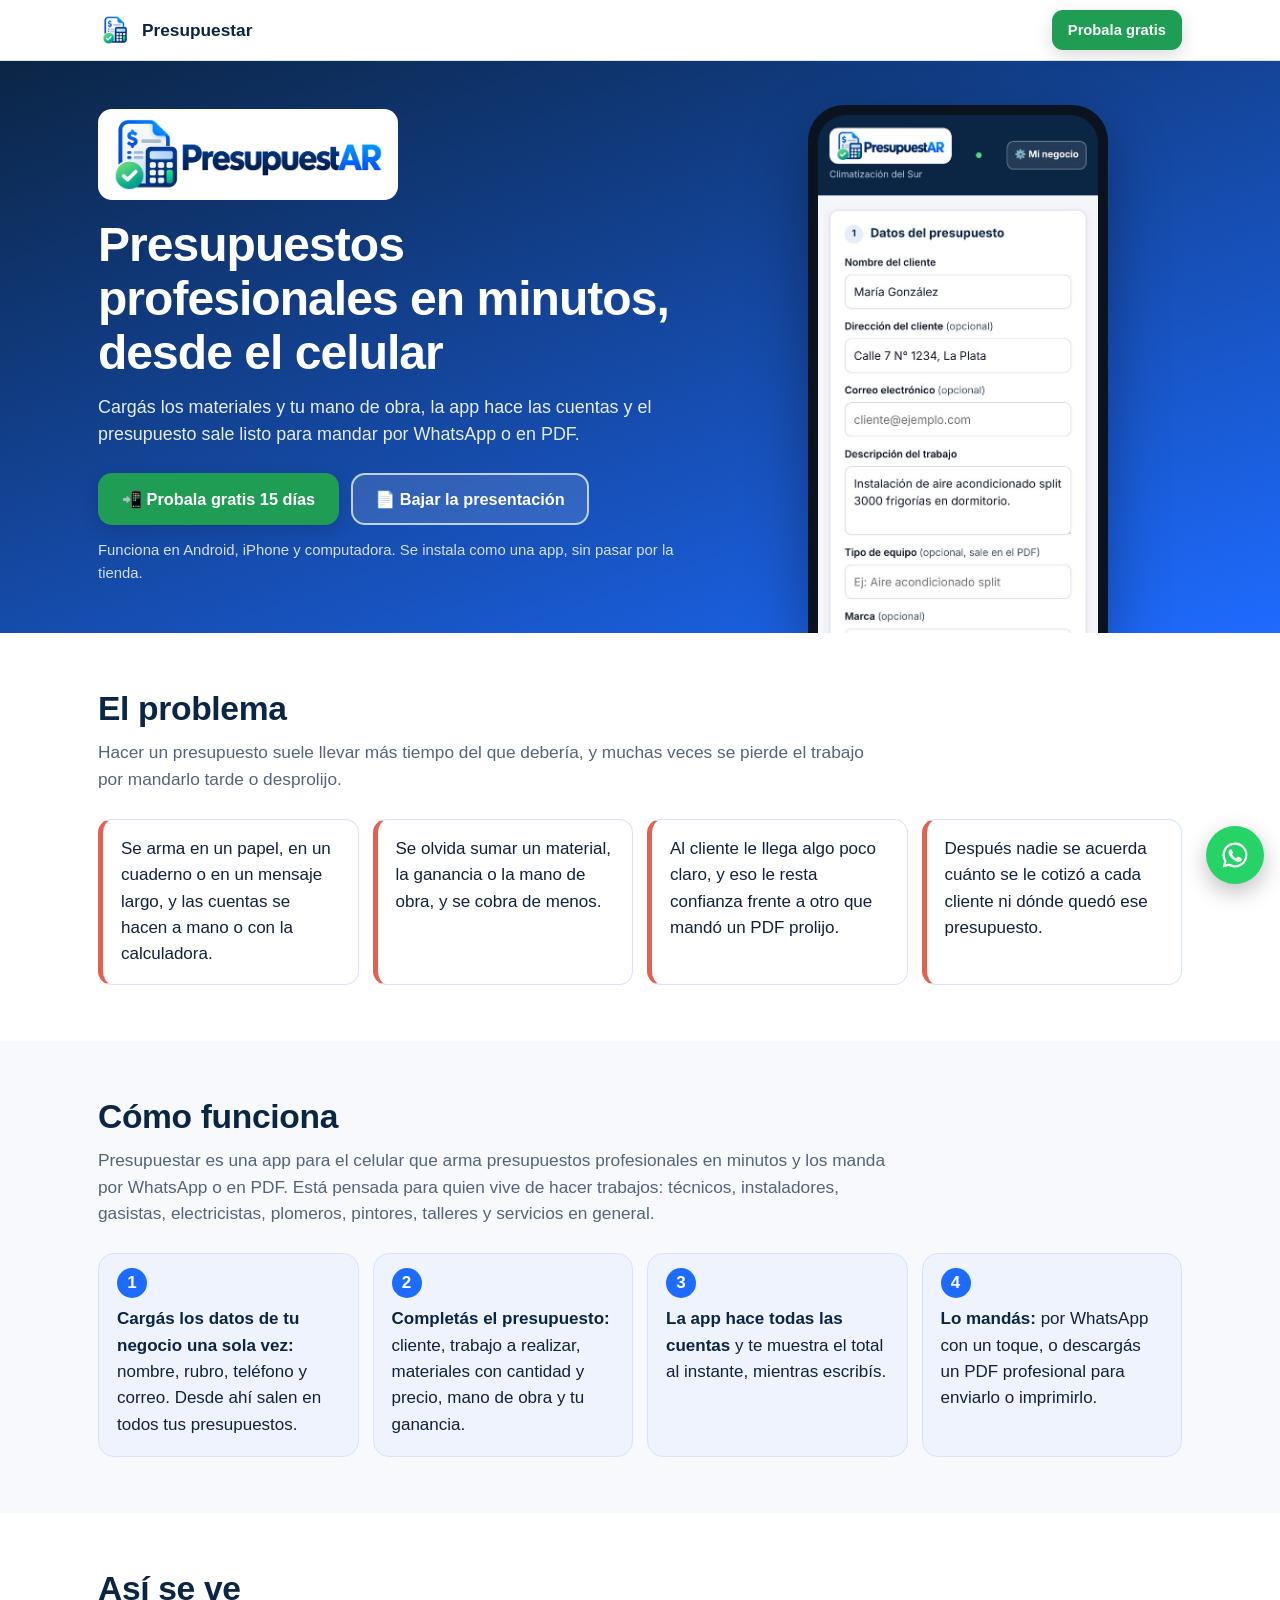
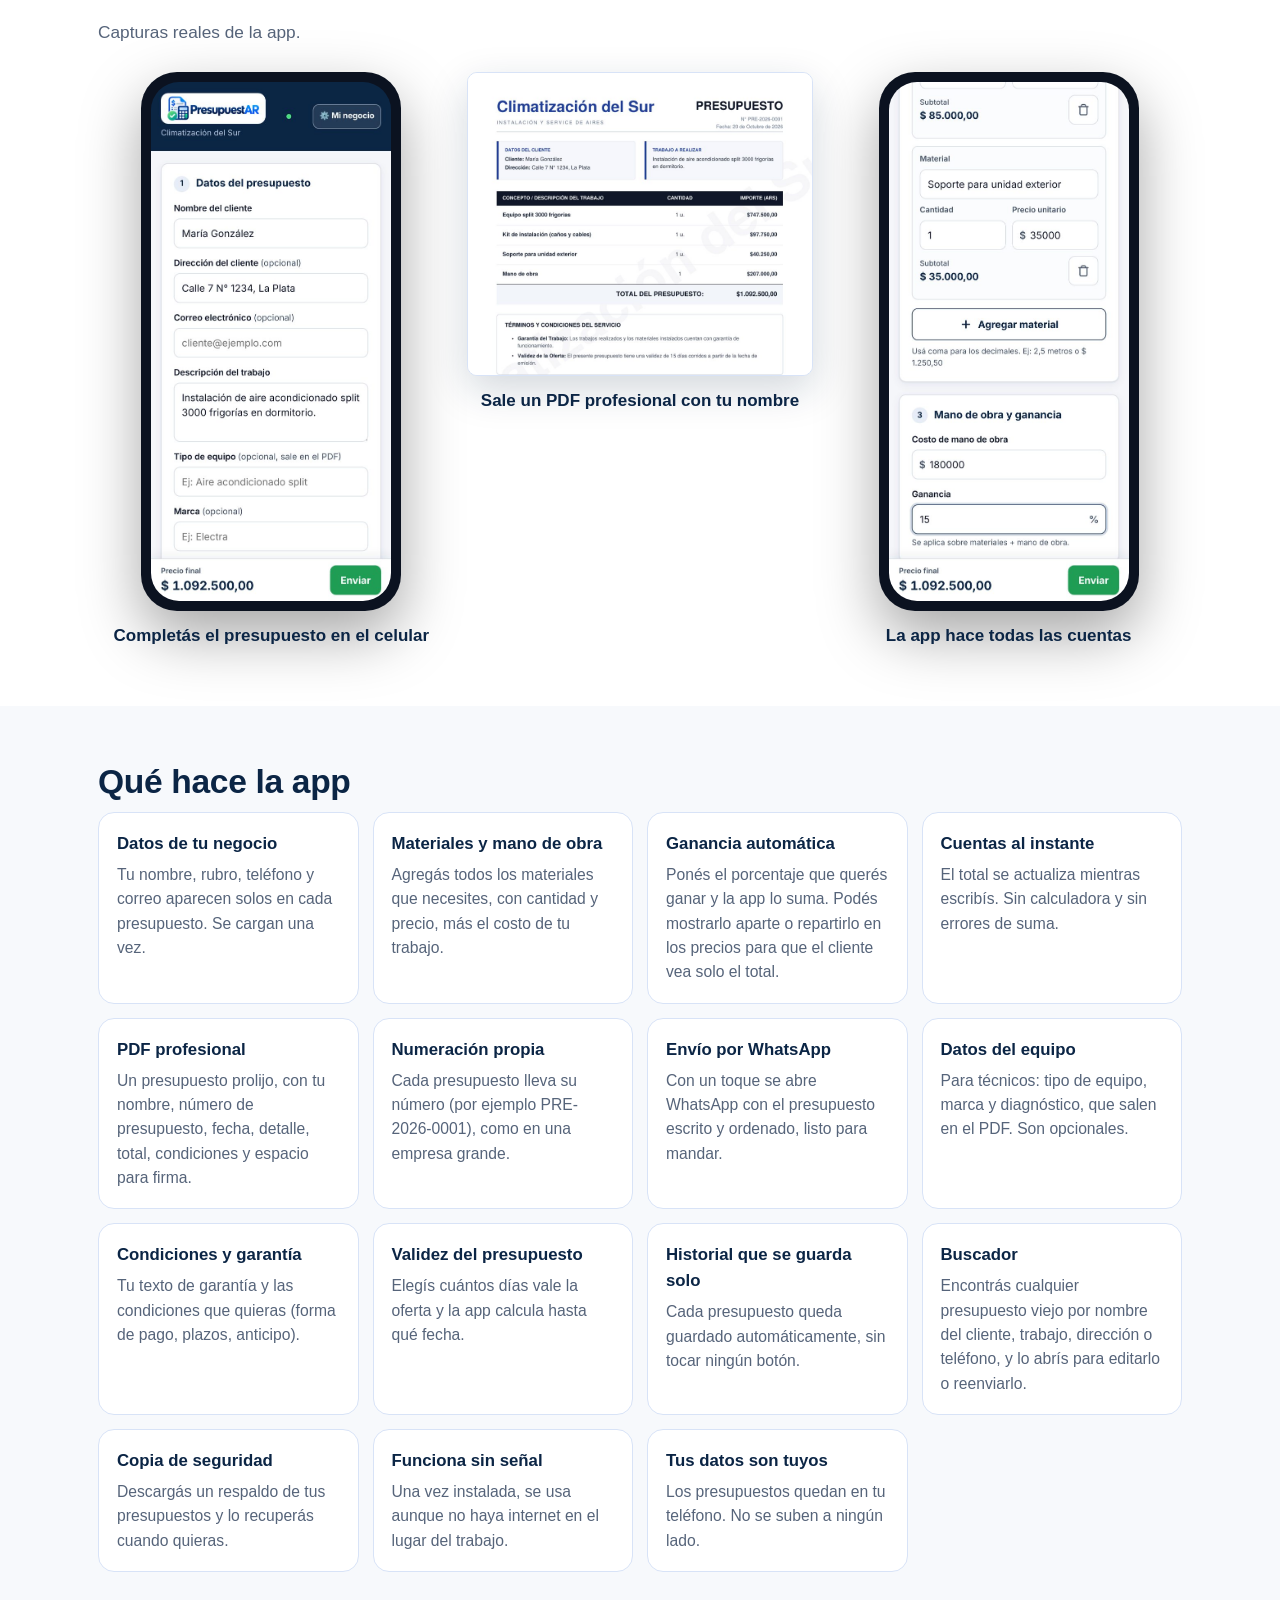
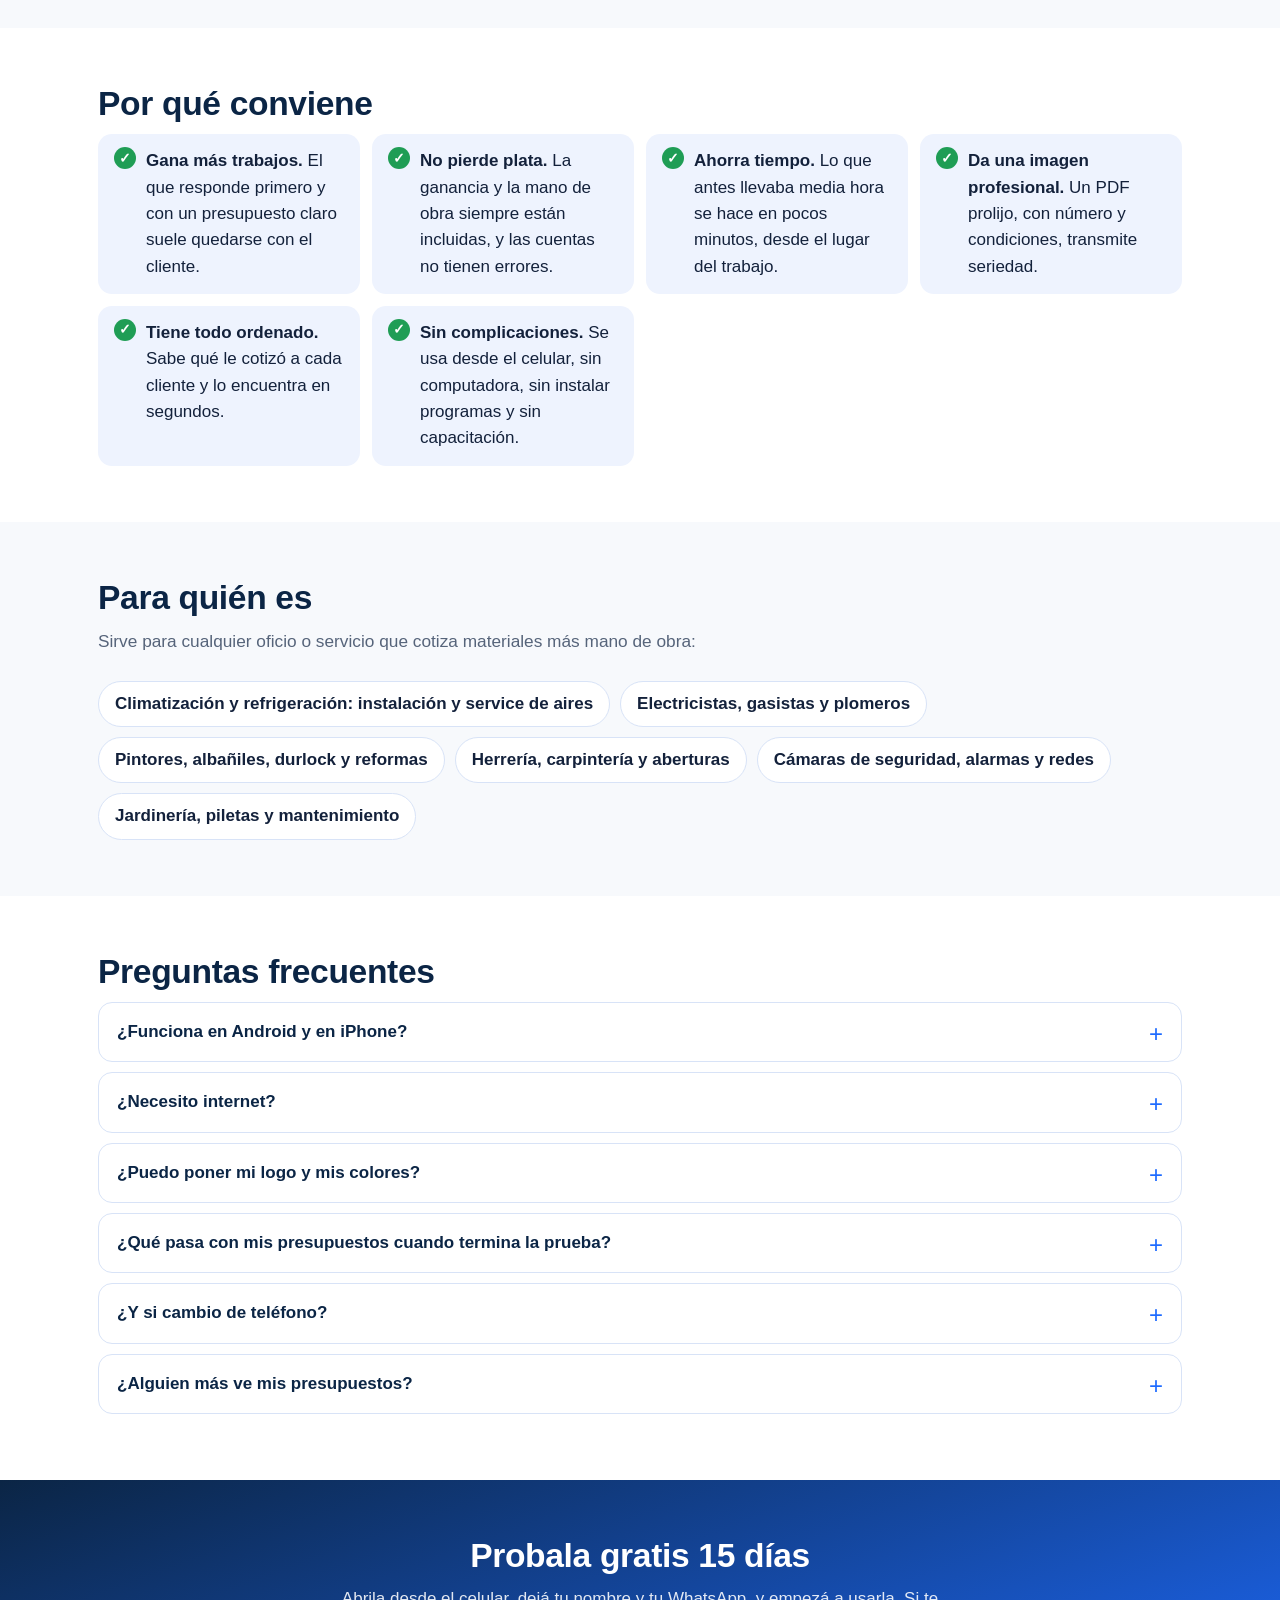
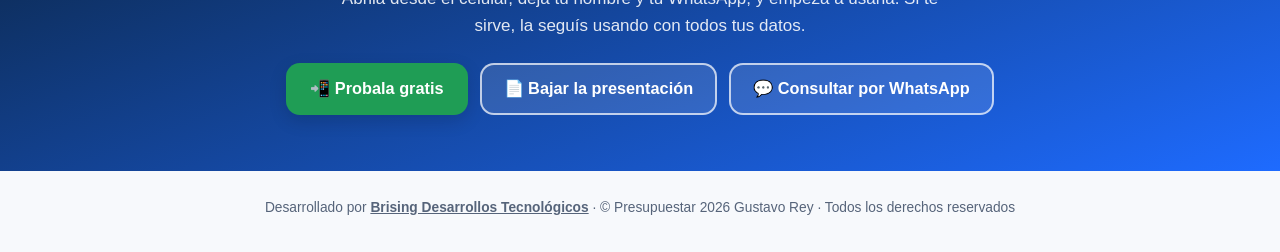
<file: presupuestar/index.html>
<!doctype html>
<html lang="es-AR">
<head>
<meta charset="utf-8">
<meta name="viewport" content="width=device-width, initial-scale=1">
<title>Presupuestar · Presupuestos profesionales en minutos, desde el celular</title>
<meta name="description" content="Cargás los materiales y tu mano de obra, la app hace las cuentas y el presupuesto sale listo para mandar por WhatsApp o en PDF.">
<meta name="theme-color" content="#0b2545">
<link rel="icon" type="image/png" href="favicon.png">
<meta property="og:type" content="website">
<meta property="og:title" content="Presupuestar · Presupuestos profesionales en minutos, desde el celular">
<meta property="og:description" content="Cargás los materiales y tu mano de obra, la app hace las cuentas y el presupuesto sale listo para mandar por WhatsApp o en PDF. Probala gratis 15 días.">
<meta property="og:url" content="https://presupuestar.pages.dev/">
<meta property="og:image" content="https://presupuestar.pages.dev/compartir.jpg">
<meta property="og:image:width" content="1200"><meta property="og:image:height" content="630">
<meta name="twitter:card" content="summary_large_image">
<style>
:root{--c1:#0b2545;--c2:#1e6bff;--c3:#1f9d55;--suave:#eef3fe;--linea:#d8e3f7;--tinta:#13213b;--gris:#56647a;--fondo:#f7f9fc;--blanco:#fff}
*{box-sizing:border-box}
html{scroll-behavior:smooth}
body{margin:0;font-family:"Inter","Segoe UI",Roboto,Helvetica,Arial,sans-serif;color:var(--tinta);background:var(--fondo);line-height:1.55;font-size:17px;-webkit-text-size-adjust:100%}
img{max-width:100%;display:block}
a{color:inherit}
.ancho{max-width:1120px;margin:0 auto;padding:0 18px}
.cab{position:sticky;top:0;z-index:20;background:rgba(255,255,255,.94);backdrop-filter:saturate(1.4) blur(8px);border-bottom:1px solid var(--linea)}
.cab .ancho{display:flex;align-items:center;gap:10px;min-height:60px}
.cab img{width:34px;height:34px;border-radius:9px}
.cab b{font-size:1.08rem;color:var(--c1);flex:1}
.btn{display:inline-flex;align-items:center;justify-content:center;gap:.45rem;min-height:52px;padding:0 22px;border-radius:14px;font-weight:800;font-size:1.02rem;text-decoration:none;border:2px solid transparent;cursor:pointer;transition:transform .12s,box-shadow .12s;text-align:center}
.btn:active{transform:translateY(1px)}
.btn--ok{background:var(--c3);color:#fff;box-shadow:0 6px 18px rgba(0,0,0,.14)}
.btn--borde{background:var(--blanco);color:var(--c1);border-color:var(--c1)}
.btn--chico{min-height:40px;padding:0 14px;font-size:.92rem;border-radius:11px}
.hero{background:linear-gradient(160deg,var(--c1) 0%,var(--c2) 100%);color:#fff;overflow:hidden}
.hero .ancho{display:grid;grid-template-columns:1.15fr .85fr;gap:28px;align-items:center;padding-top:44px;padding-bottom:0}
.hero__txt{padding-bottom:44px}
.hero__logo{max-width:300px;max-height:150px;width:auto;height:auto;margin:0 0 18px;background:#ffffff;border-radius:14px;padding:10px 16px}
.hero__marca{display:flex;align-items:center;gap:12px;margin-bottom:18px;font-size:1.6rem;font-weight:800}
.hero__marca img{width:64px;height:64px;border-radius:16px;background:#fff}
.hero h1{font-size:clamp(1.9rem,4.6vw,3rem);line-height:1.12;margin:0 0 14px;letter-spacing:-.02em}
.hero p{font-size:1.12rem;margin:0 0 24px;color:rgba(255,255,255,.9);max-width:34em}
.hero__btns{display:flex;flex-wrap:wrap;gap:12px}
.hero .btn--borde{background:rgba(255,255,255,.12);color:#fff;border-color:rgba(255,255,255,.7)}
.hero__nota{margin-top:14px;font-size:.93rem;color:rgba(255,255,255,.82)}
.hero__tel{align-self:end;display:flex;justify-content:center}
.tel{width:min(300px,78vw);border-radius:36px;padding:10px;background:#0b1220;box-shadow:0 24px 60px rgba(0,0,0,.35)}
.tel img{border-radius:28px;width:100%;height:auto}
.hero__tel .tel{border-bottom-left-radius:0;border-bottom-right-radius:0;padding-bottom:0;margin-bottom:-2px}
.hero__tel .tel img{border-bottom-left-radius:0;border-bottom-right-radius:0;max-height:520px;object-fit:cover;object-position:top}
section{padding:56px 0}
section.alt{background:var(--blanco)}
h2{font-size:clamp(1.5rem,3.4vw,2.1rem);line-height:1.2;margin:0 0 10px;color:var(--c1);letter-spacing:-.01em}
.lead{color:var(--gris);font-size:1.08rem;margin:0 0 26px;max-width:46em}
.problema{display:grid;grid-template-columns:repeat(auto-fit,minmax(240px,1fr));gap:14px;margin:0;padding:0;list-style:none}
.problema li{background:var(--blanco);border:1px solid var(--linea);border-left:5px solid #e0624f;border-radius:14px;padding:16px 18px}
.pasos{list-style:none;margin:0;padding:0;display:grid;grid-template-columns:repeat(auto-fit,minmax(230px,1fr));gap:14px;counter-reset:p}
.pasos li{counter-increment:p;background:var(--suave);border:1px solid var(--linea);border-radius:16px;padding:52px 18px 18px;position:relative}
.pasos li::before{content:counter(p);position:absolute;left:18px;top:14px;width:30px;height:30px;border-radius:50%;background:var(--c2);color:#fff;font-weight:800;display:grid;place-items:center}
.pasos strong{color:var(--c1)}
.galeria{display:grid;grid-template-columns:repeat(3,1fr);gap:22px;align-items:start}
.g{margin:0;text-align:center}
.g .tel{width:100%;max-width:260px;margin:0 auto}
.g .hoja{background:#fff;border-radius:10px;box-shadow:0 14px 40px rgba(11,37,69,.18);overflow:hidden;border:1px solid var(--linea)}
.g figcaption{margin-top:12px;font-weight:700;color:var(--c1)}
.funcs{display:grid;grid-template-columns:repeat(auto-fill,minmax(250px,1fr));gap:14px}
.f{background:var(--blanco);border:1px solid var(--linea);border-radius:16px;padding:18px}
.f h3{margin:0 0 6px;font-size:1.05rem;color:var(--c1)}
.f p{margin:0;color:var(--gris);font-size:.98rem}
.ventajas{list-style:none;padding:0;margin:0;display:grid;grid-template-columns:repeat(auto-fit,minmax(260px,1fr));gap:12px}
.ventajas li{padding:14px 16px 14px 48px;position:relative;background:var(--suave);border-radius:14px}
.ventajas li::before{content:"✓";position:absolute;left:16px;top:13px;width:22px;height:22px;border-radius:50%;background:var(--c3);color:#fff;font-weight:900;font-size:.85rem;display:grid;place-items:center}
.chips{display:flex;flex-wrap:wrap;gap:10px;margin:0;padding:0;list-style:none}
.chips li{background:var(--blanco);border:1.5px solid var(--linea);border-radius:999px;padding:9px 16px;font-weight:600}
details{background:var(--blanco);border:1px solid var(--linea);border-radius:14px;margin-bottom:10px}
summary{cursor:pointer;padding:16px 18px;font-weight:700;color:var(--c1);list-style:none;position:relative;padding-right:46px}
summary::-webkit-details-marker{display:none}
summary::after{content:"+";position:absolute;right:18px;top:12px;font-size:1.5rem;color:var(--c2);font-weight:400}
details[open] summary::after{content:"–"}
details p{margin:0;padding:0 18px 16px;color:var(--gris)}
.final{background:linear-gradient(160deg,var(--c1),var(--c2));color:#fff;text-align:center}
.final h2{color:#fff}
.final p{color:rgba(255,255,255,.88);margin:0 auto 24px;max-width:36em}
.final .hero__btns{justify-content:center}
.final .btn--borde{background:rgba(255,255,255,.12);color:#fff;border-color:rgba(255,255,255,.7)}
footer{padding:26px 0 34px;text-align:center;font-size:.86rem;color:var(--gris)}
.flotante{position:fixed;right:16px;bottom:16px;z-index:30;width:58px;height:58px;border-radius:50%;background:#25d366;display:grid;place-items:center;box-shadow:0 8px 22px rgba(0,0,0,.25)}
.flotante svg{width:30px;height:30px;fill:#fff}
@media (max-width:860px){
  .hero .ancho{grid-template-columns:1fr;padding-top:30px}
  .hero__txt{padding-bottom:6px}
  .galeria{grid-template-columns:1fr;max-width:340px;margin:0 auto}
  .hero__btns .btn{flex:1 1 100%}
  section{padding:44px 0}
}
</style>
</head>
<body>
<header class="cab"><div class="ancho"><img src="icon-192.png" alt="" width="34" height="34"><b>Presupuestar</b><a class="btn btn--ok btn--chico" href="https://presupuestar.frcreaciones2.workers.dev/?p=YMY7U">Probala gratis</a></div></header>

<div class="hero"><div class="ancho">
  <div class="hero__txt">
    <img class="hero__logo" src="logo-presupuestar.png" alt="Presupuestar">
    <h1>Presupuestos profesionales en minutos, desde el celular</h1>
    <p>Cargás los materiales y tu mano de obra, la app hace las cuentas y el presupuesto sale listo para mandar por WhatsApp o en PDF.</p>
    <div class="hero__btns">
      <a class="btn btn--ok" href="https://presupuestar.frcreaciones2.workers.dev/?p=YMY7U">📲 Probala gratis 15 días</a>
      <a class="btn btn--borde" href="Presupuestar-Presentacion.pdf" download>📄 Bajar la presentación</a>
    </div>
    <div class="hero__nota">Funciona en Android, iPhone y computadora. Se instala como una app, sin pasar por la tienda.</div>
  </div>
  <div class="hero__tel"><div class="tel"><img src="captura-1.jpg" alt="Completás el presupuesto en el celular" width="585" height="1266"></div></div>
</div></div>

<section class="alt"><div class="ancho">
  <h2>El problema</h2>
  <p class="lead">Hacer un presupuesto suele llevar más tiempo del que debería, y muchas veces se pierde el trabajo por mandarlo tarde o desprolijo.</p>
  <ul class="problema"><li>Se arma en un papel, en un cuaderno o en un mensaje largo, y las cuentas se hacen a mano o con la calculadora.</li><li>Se olvida sumar un material, la ganancia o la mano de obra, y se cobra de menos.</li><li>Al cliente le llega algo poco claro, y eso le resta confianza frente a otro que mandó un PDF prolijo.</li><li>Después nadie se acuerda cuánto se le cotizó a cada cliente ni dónde quedó ese presupuesto.</li></ul>
</div></section>

<section><div class="ancho">
  <h2>Cómo funciona</h2>
  <p class="lead">Presupuestar es una app para el celular que arma presupuestos profesionales en minutos y los manda por WhatsApp o en PDF. Está pensada para quien vive de hacer trabajos: técnicos, instaladores, gasistas, electricistas, plomeros, pintores, talleres y servicios en general.</p>
  <ol class="pasos"><li><strong>Cargás los datos de tu negocio una sola vez:</strong> nombre, rubro, teléfono y correo. Desde ahí salen en todos tus presupuestos.</li><li><strong>Completás el presupuesto:</strong> cliente, trabajo a realizar, materiales con cantidad y precio, mano de obra y tu ganancia.</li><li><strong>La app hace todas las cuentas</strong> y te muestra el total al instante, mientras escribís.</li><li><strong>Lo mandás:</strong> por WhatsApp con un toque, o descargás un PDF profesional para enviarlo o imprimirlo.</li></ol>
</div></section>

<section class="alt"><div class="ancho">
  <h2>Así se ve</h2>
  <p class="lead">Capturas reales de la app.</p>
  <div class="galeria"><figure class="g g--tel"><div class="tel"><img src="captura-1.jpg" alt="Completás el presupuesto en el celular" loading="lazy"></div><figcaption>Completás el presupuesto en el celular</figcaption></figure><figure class="g g--hoja"><div class="hoja"><img src="captura-2.jpg" alt="Sale un PDF profesional con tu nombre" loading="lazy"></div><figcaption>Sale un PDF profesional con tu nombre</figcaption></figure><figure class="g g--tel"><div class="tel"><img src="captura-3.jpg" alt="La app hace todas las cuentas" loading="lazy"></div><figcaption>La app hace todas las cuentas</figcaption></figure></div>
</div></section>

<section><div class="ancho">
  <h2>Qué hace la app</h2>
  <div class="funcs"><div class="f"><h3>Datos de tu negocio</h3><p>Tu nombre, rubro, teléfono y correo aparecen solos en cada presupuesto. Se cargan una vez.</p></div><div class="f"><h3>Materiales y mano de obra</h3><p>Agregás todos los materiales que necesites, con cantidad y precio, más el costo de tu trabajo.</p></div><div class="f"><h3>Ganancia automática</h3><p>Ponés el porcentaje que querés ganar y la app lo suma. Podés mostrarlo aparte o repartirlo en los precios para que el cliente vea solo el total.</p></div><div class="f"><h3>Cuentas al instante</h3><p>El total se actualiza mientras escribís. Sin calculadora y sin errores de suma.</p></div><div class="f"><h3>PDF profesional</h3><p>Un presupuesto prolijo, con tu nombre, número de presupuesto, fecha, detalle, total, condiciones y espacio para firma.</p></div><div class="f"><h3>Numeración propia</h3><p>Cada presupuesto lleva su número (por ejemplo PRE-2026-0001), como en una empresa grande.</p></div><div class="f"><h3>Envío por WhatsApp</h3><p>Con un toque se abre WhatsApp con el presupuesto escrito y ordenado, listo para mandar.</p></div><div class="f"><h3>Datos del equipo</h3><p>Para técnicos: tipo de equipo, marca y diagnóstico, que salen en el PDF. Son opcionales.</p></div><div class="f"><h3>Condiciones y garantía</h3><p>Tu texto de garantía y las condiciones que quieras (forma de pago, plazos, anticipo).</p></div><div class="f"><h3>Validez del presupuesto</h3><p>Elegís cuántos días vale la oferta y la app calcula hasta qué fecha.</p></div><div class="f"><h3>Historial que se guarda solo</h3><p>Cada presupuesto queda guardado automáticamente, sin tocar ningún botón.</p></div><div class="f"><h3>Buscador</h3><p>Encontrás cualquier presupuesto viejo por nombre del cliente, trabajo, dirección o teléfono, y lo abrís para editarlo o reenviarlo.</p></div><div class="f"><h3>Copia de seguridad</h3><p>Descargás un respaldo de tus presupuestos y lo recuperás cuando quieras.</p></div><div class="f"><h3>Funciona sin señal</h3><p>Una vez instalada, se usa aunque no haya internet en el lugar del trabajo.</p></div><div class="f"><h3>Tus datos son tuyos</h3><p>Los presupuestos quedan en tu teléfono. No se suben a ningún lado.</p></div></div>
</div></section>

<section class="alt"><div class="ancho">
  <h2>Por qué conviene</h2>
  <ul class="ventajas"><li><strong>Gana más trabajos.</strong> El que responde primero y con un presupuesto claro suele quedarse con el cliente.</li><li><strong>No pierde plata.</strong> La ganancia y la mano de obra siempre están incluidas, y las cuentas no tienen errores.</li><li><strong>Ahorra tiempo.</strong> Lo que antes llevaba media hora se hace en pocos minutos, desde el lugar del trabajo.</li><li><strong>Da una imagen profesional.</strong> Un PDF prolijo, con número y condiciones, transmite seriedad.</li><li><strong>Tiene todo ordenado.</strong> Sabe qué le cotizó a cada cliente y lo encuentra en segundos.</li><li><strong>Sin complicaciones.</strong> Se usa desde el celular, sin computadora, sin instalar programas y sin capacitación.</li></ul>
</div></section>

<section><div class="ancho">
  <h2>Para quién es</h2>
  <p class="lead">Sirve para cualquier oficio o servicio que cotiza materiales más mano de obra:</p>
  <ul class="chips"><li>Climatización y refrigeración: instalación y service de aires</li><li>Electricistas, gasistas y plomeros</li><li>Pintores, albañiles, durlock y reformas</li><li>Herrería, carpintería y aberturas</li><li>Cámaras de seguridad, alarmas y redes</li><li>Jardinería, piletas y mantenimiento</li></ul>
</div></section>

<section class="alt"><div class="ancho">
  <h2>Preguntas frecuentes</h2>
  <details><summary>¿Funciona en Android y en iPhone?</summary><p>Sí. Se instala desde el navegador del teléfono, sin pasar por la tienda de aplicaciones.</p></details><details><summary>¿Necesito internet?</summary><p>Solo para entrar la primera vez. Después funciona sin señal.</p></details><details><summary>¿Puedo poner mi logo y mis colores?</summary><p>Sí. La versión para tu negocio se entrega con tu logo en la app y en el PDF.</p></details><details><summary>¿Qué pasa con mis presupuestos cuando termina la prueba?</summary><p>Quedan guardados en tu teléfono. Podés descargarlos y recuperarlos en tu versión definitiva.</p></details><details><summary>¿Y si cambio de teléfono?</summary><p>Descargás la copia de seguridad desde la app y la restaurás en el teléfono nuevo.</p></details><details><summary>¿Alguien más ve mis presupuestos?</summary><p>No. Quedan solo en tu teléfono.</p></details>
</div></section>

<section class="final"><div class="ancho">
  <h2>Probala gratis 15 días</h2>
  <p>Abrila desde el celular, dejá tu nombre y tu WhatsApp, y empezá a usarla. Si te sirve, la seguís usando con todos tus datos.</p>
  <div class="hero__btns">
    <a class="btn btn--ok" href="https://presupuestar.frcreaciones2.workers.dev/?p=YMY7U">📲 Probala gratis</a>
    <a class="btn btn--borde" href="Presupuestar-Presentacion.pdf" download>📄 Bajar la presentación</a>
    <a class="btn btn--borde" href="https://wa.me/5492213506378?text=Hola,%20quiero%20saber%20más%20de%20Presupuestar." target="_blank" rel="noopener">💬 Consultar por WhatsApp</a>
  </div>
</div></section>

<footer><div class="ancho">Desarrollado por <a href="https://brising.pages.dev" style="color:inherit"><strong>Brising Desarrollos Tecnológicos</strong></a> · © Presupuestar 2026 Gustavo Rey · Todos los derechos reservados</div></footer>
<a class="flotante" href="https://wa.me/5492213506378?text=Hola,%20quiero%20saber%20más%20de%20Presupuestar." target="_blank" rel="noopener" aria-label="Consultar por WhatsApp"><svg viewBox="0 0 24 24" aria-hidden="true"><path d="M12 2a10 10 0 0 0-8.6 15.1L2 22l5-1.3A10 10 0 1 0 12 2zm0 18.2a8.2 8.2 0 0 1-4.2-1.2l-.3-.2-3 .8.8-2.9-.2-.3A8.2 8.2 0 1 1 12 20.2zm4.5-6.1c-.2-.1-1.5-.7-1.7-.8-.2-.1-.4-.1-.6.1l-.8 1c-.1.2-.3.2-.5.1a6.7 6.7 0 0 1-3.3-2.9c-.2-.4.2-.4.7-1.3.1-.2 0-.3 0-.4l-.8-1.9c-.2-.5-.4-.4-.6-.4h-.5a1 1 0 0 0-.7.3 3 3 0 0 0-.9 2.2 5.2 5.2 0 0 0 1.1 2.7 11.8 11.8 0 0 0 4.5 4c1.7.7 2.3.8 3.2.6.5-.1 1.5-.6 1.7-1.2.2-.6.2-1.1.2-1.2-.1-.1-.3-.2-.5-.3z"/></svg></a>
</body>
</html>
</file>
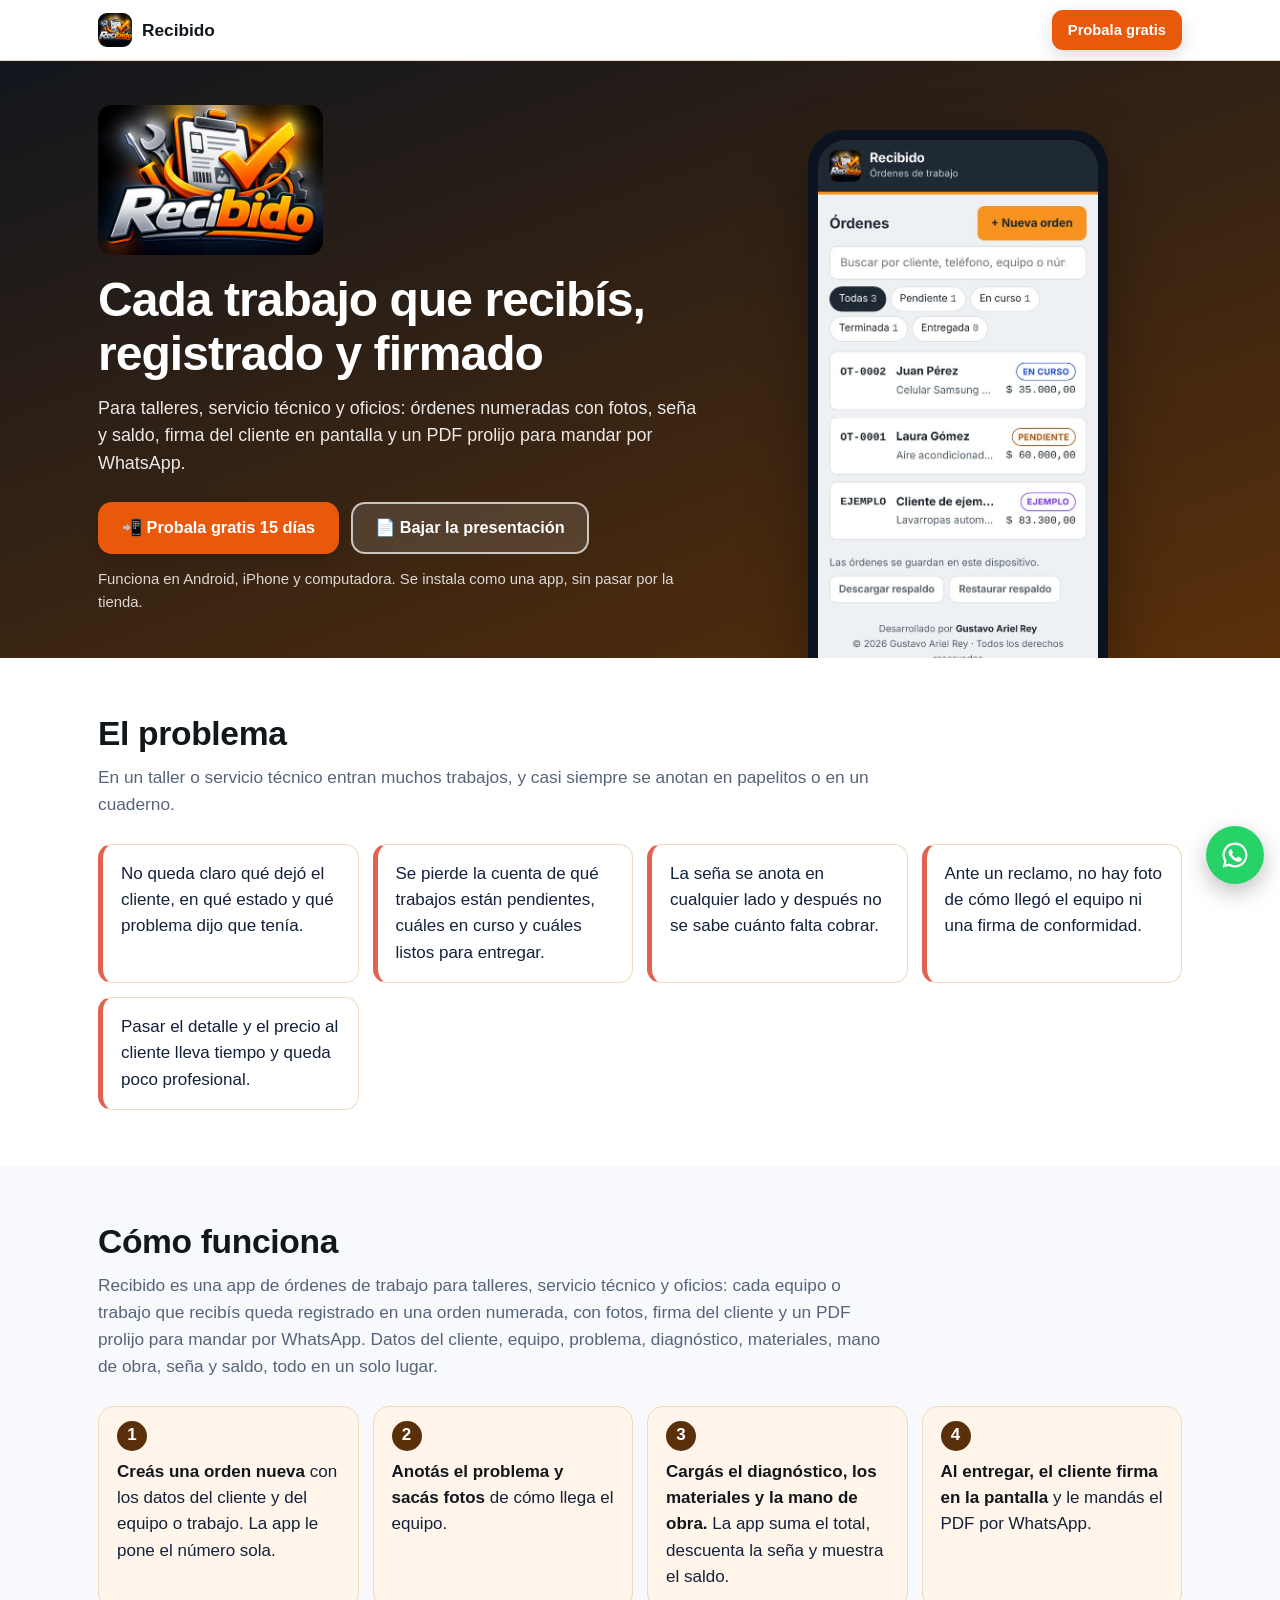
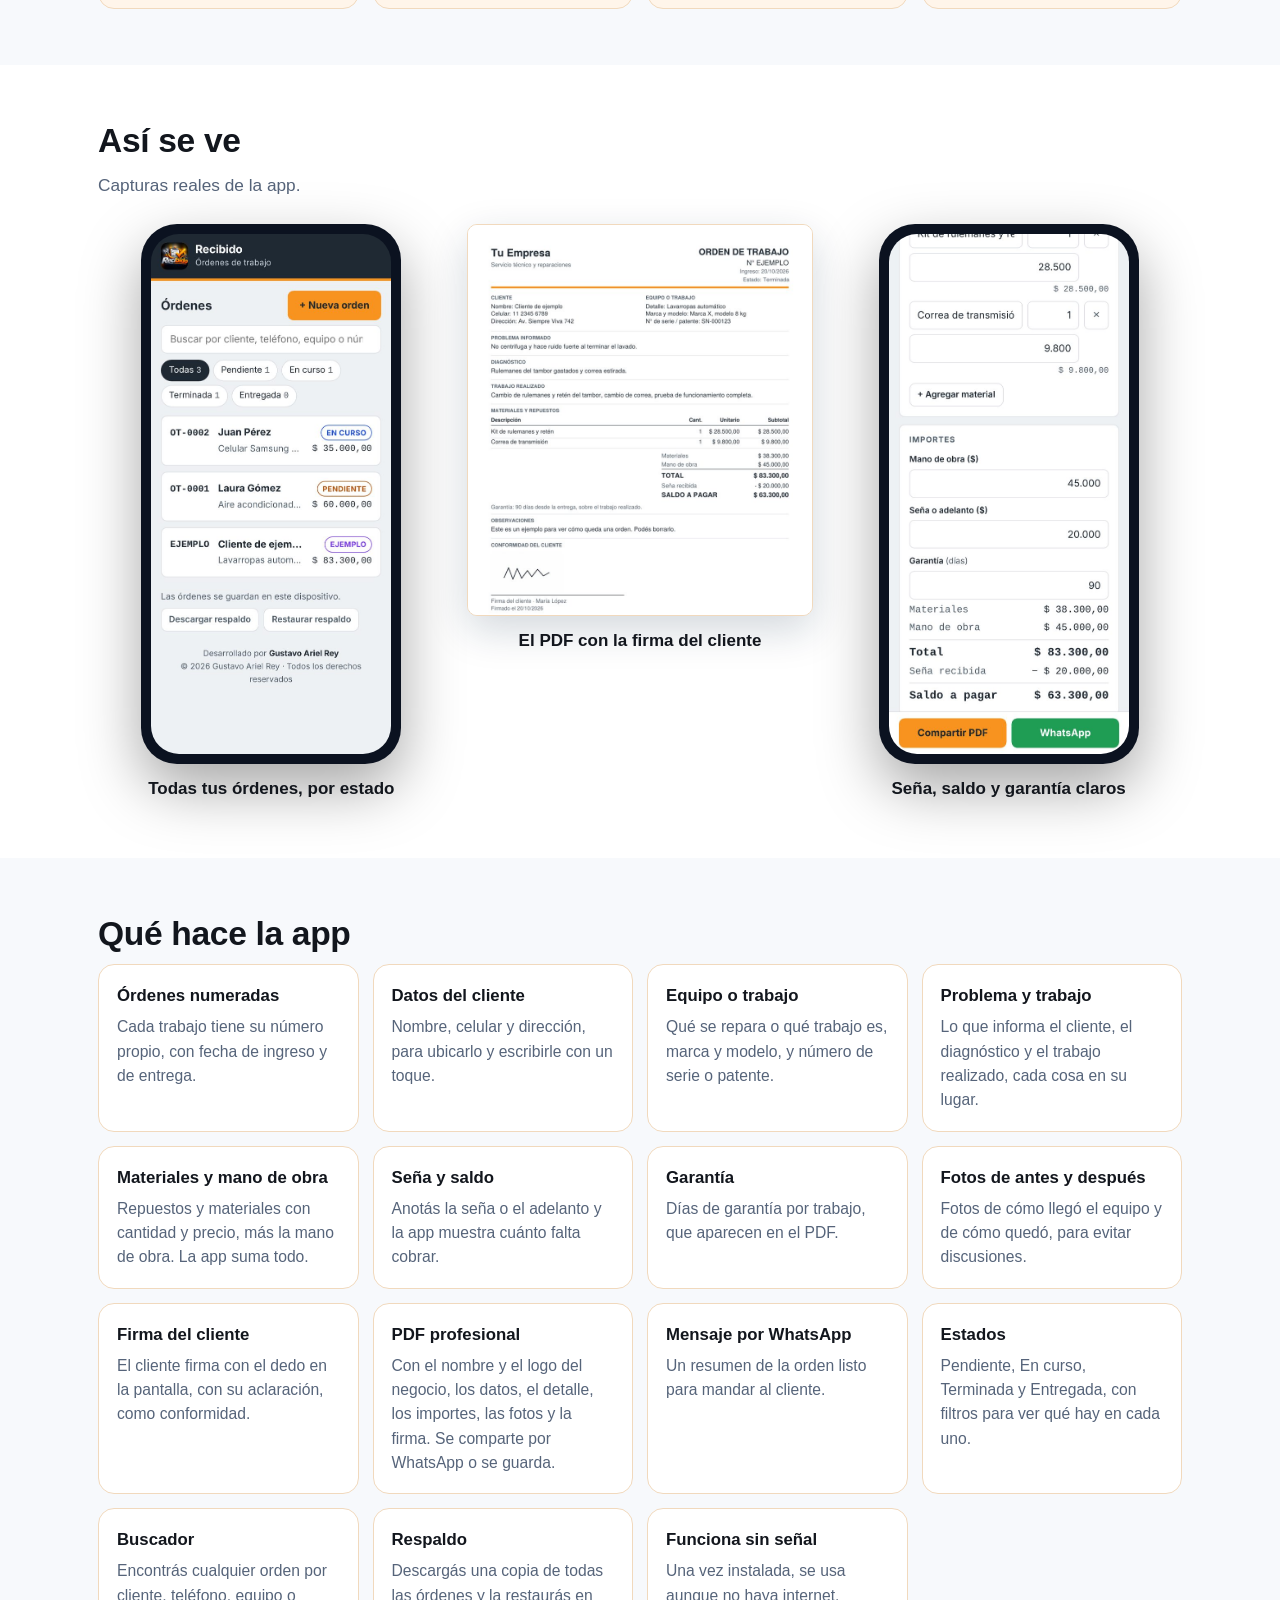
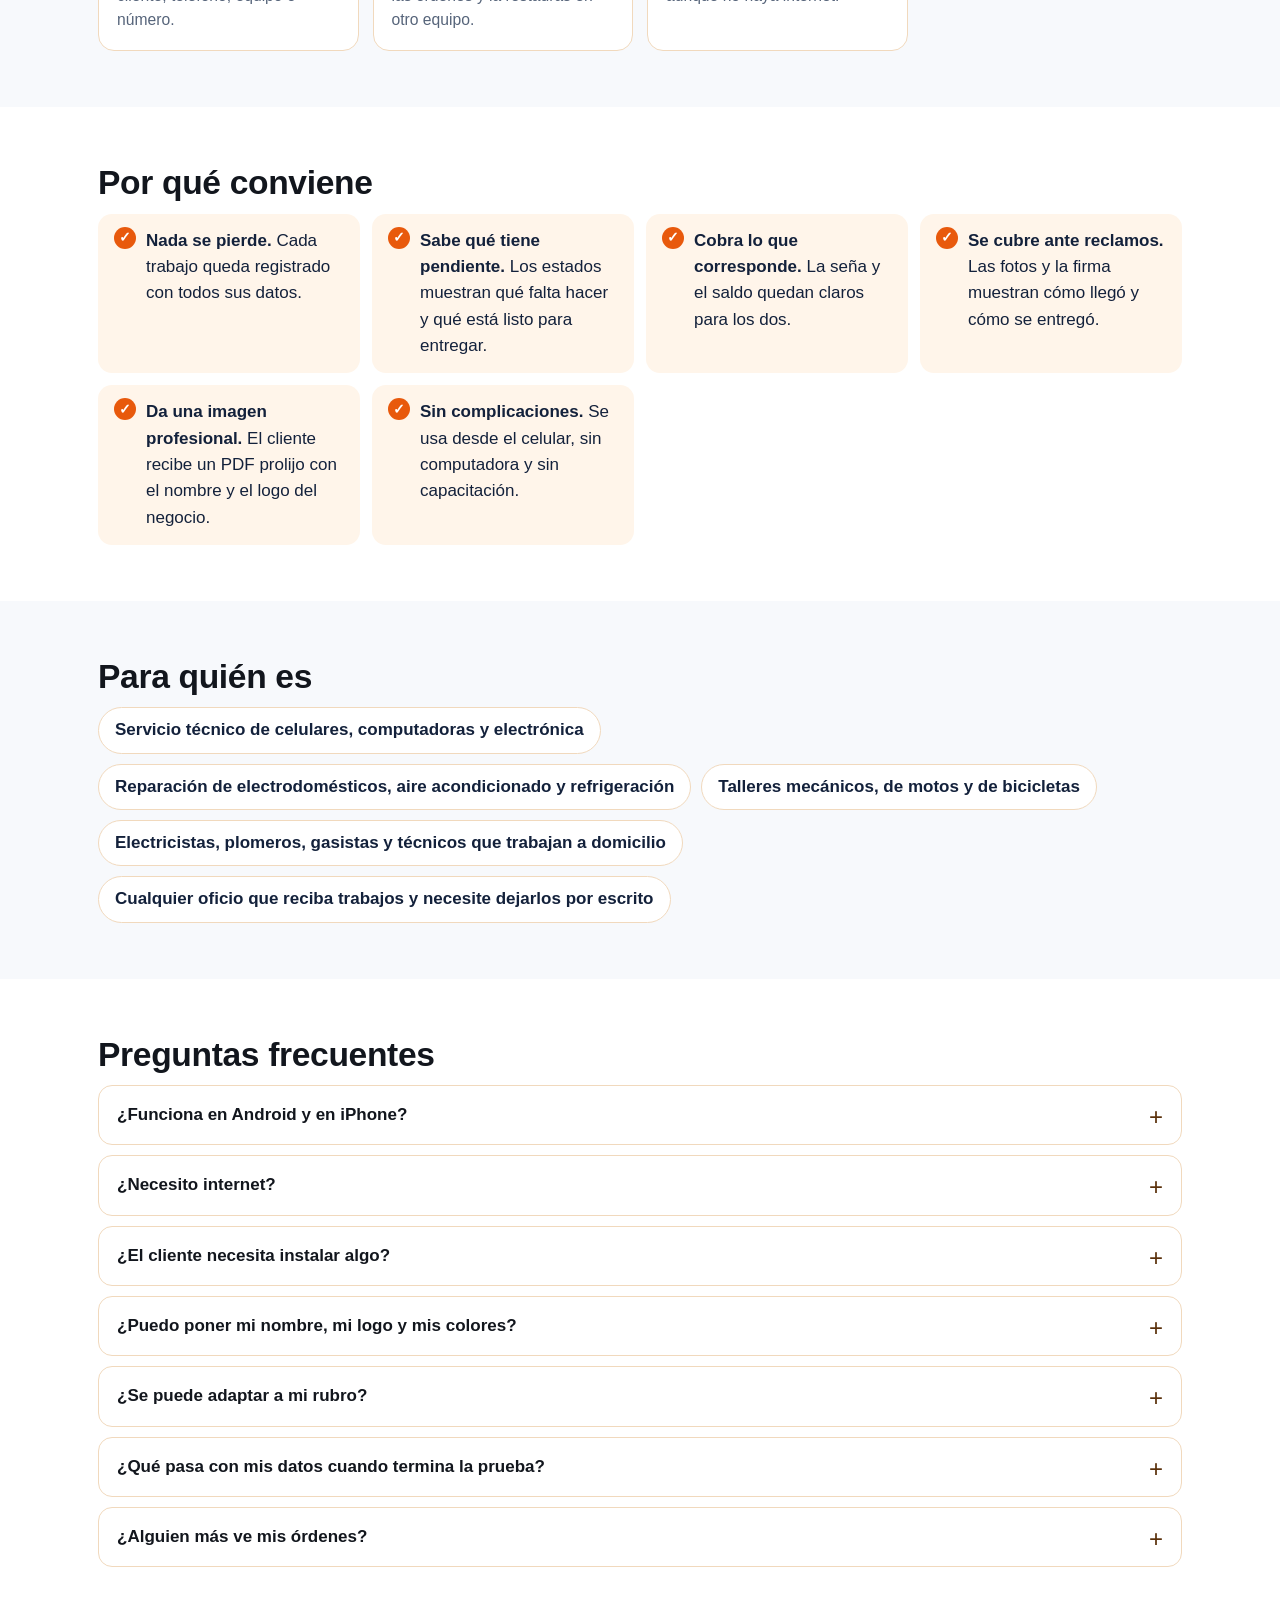
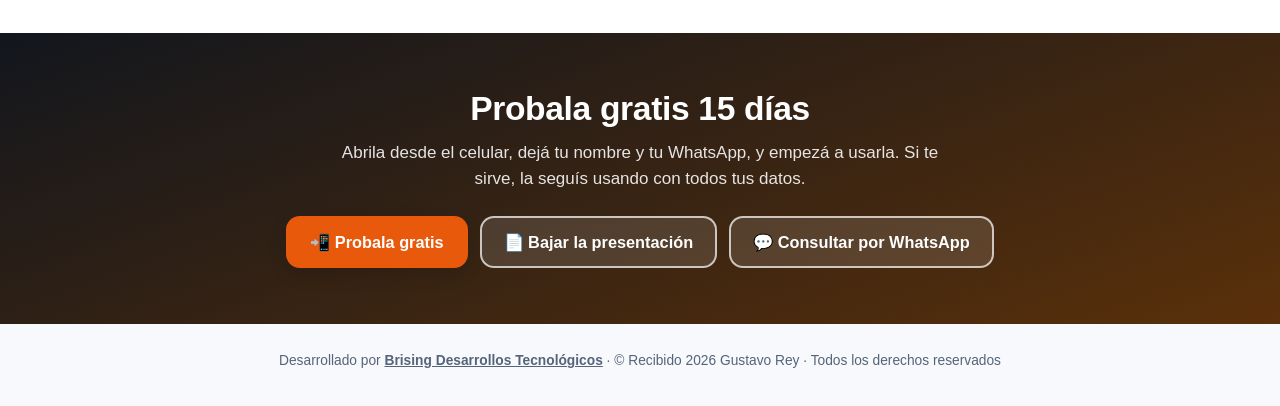
<file: recibido/index.html>
<!doctype html>
<html lang="es-AR">
<head>
<meta charset="utf-8">
<meta name="viewport" content="width=device-width, initial-scale=1">
<title>Recibido · Cada trabajo que recibís, registrado y firmado</title>
<meta name="description" content="Para talleres, servicio técnico y oficios: órdenes numeradas con fotos, seña y saldo, firma del cliente en pantalla y un PDF prolijo para mandar por WhatsApp.">
<meta name="theme-color" content="#12161d">
<link rel="icon" type="image/png" href="favicon.png">
<meta property="og:type" content="website">
<meta property="og:title" content="Recibido · Cada trabajo que recibís, registrado y firmado">
<meta property="og:description" content="Para talleres, servicio técnico y oficios: órdenes numeradas con fotos, seña y saldo, firma del cliente en pantalla y un PDF prolijo para mandar por WhatsApp. Probala gratis 15 días.">
<meta property="og:url" content="https://recibido.pages.dev/">
<meta property="og:image" content="https://recibido.pages.dev/compartir.jpg">
<meta property="og:image:width" content="1200"><meta property="og:image:height" content="630">
<meta name="twitter:card" content="summary_large_image">
<style>
:root{--c1:#12161d;--c2:#5a300a;--c3:#e8590c;--suave:#fff5ea;--linea:#f1d9bd;--tinta:#13213b;--gris:#56647a;--fondo:#f7f9fc;--blanco:#fff}
*{box-sizing:border-box}
html{scroll-behavior:smooth}
body{margin:0;font-family:"Inter","Segoe UI",Roboto,Helvetica,Arial,sans-serif;color:var(--tinta);background:var(--fondo);line-height:1.55;font-size:17px;-webkit-text-size-adjust:100%}
img{max-width:100%;display:block}
a{color:inherit}
.ancho{max-width:1120px;margin:0 auto;padding:0 18px}
.cab{position:sticky;top:0;z-index:20;background:rgba(255,255,255,.94);backdrop-filter:saturate(1.4) blur(8px);border-bottom:1px solid var(--linea)}
.cab .ancho{display:flex;align-items:center;gap:10px;min-height:60px}
.cab img{width:34px;height:34px;border-radius:9px}
.cab b{font-size:1.08rem;color:var(--c1);flex:1}
.btn{display:inline-flex;align-items:center;justify-content:center;gap:.45rem;min-height:52px;padding:0 22px;border-radius:14px;font-weight:800;font-size:1.02rem;text-decoration:none;border:2px solid transparent;cursor:pointer;transition:transform .12s,box-shadow .12s;text-align:center}
.btn:active{transform:translateY(1px)}
.btn--ok{background:var(--c3);color:#fff;box-shadow:0 6px 18px rgba(0,0,0,.14)}
.btn--borde{background:var(--blanco);color:var(--c1);border-color:var(--c1)}
.btn--chico{min-height:40px;padding:0 14px;font-size:.92rem;border-radius:11px}
.hero{background:linear-gradient(160deg,var(--c1) 0%,var(--c2) 100%);color:#fff;overflow:hidden}
.hero .ancho{display:grid;grid-template-columns:1.15fr .85fr;gap:28px;align-items:center;padding-top:44px;padding-bottom:0}
.hero__txt{padding-bottom:44px}
.hero__logo{max-width:300px;max-height:150px;width:auto;height:auto;margin:0 0 18px;background:transparent;border-radius:14px;padding:0}
.hero__marca{display:flex;align-items:center;gap:12px;margin-bottom:18px;font-size:1.6rem;font-weight:800}
.hero__marca img{width:64px;height:64px;border-radius:16px;background:#fff}
.hero h1{font-size:clamp(1.9rem,4.6vw,3rem);line-height:1.12;margin:0 0 14px;letter-spacing:-.02em}
.hero p{font-size:1.12rem;margin:0 0 24px;color:rgba(255,255,255,.9);max-width:34em}
.hero__btns{display:flex;flex-wrap:wrap;gap:12px}
.hero .btn--borde{background:rgba(255,255,255,.12);color:#fff;border-color:rgba(255,255,255,.7)}
.hero__nota{margin-top:14px;font-size:.93rem;color:rgba(255,255,255,.82)}
.hero__tel{align-self:end;display:flex;justify-content:center}
.tel{width:min(300px,78vw);border-radius:36px;padding:10px;background:#0b1220;box-shadow:0 24px 60px rgba(0,0,0,.35)}
.tel img{border-radius:28px;width:100%;height:auto}
.hero__tel .tel{border-bottom-left-radius:0;border-bottom-right-radius:0;padding-bottom:0;margin-bottom:-2px}
.hero__tel .tel img{border-bottom-left-radius:0;border-bottom-right-radius:0;max-height:520px;object-fit:cover;object-position:top}
section{padding:56px 0}
section.alt{background:var(--blanco)}
h2{font-size:clamp(1.5rem,3.4vw,2.1rem);line-height:1.2;margin:0 0 10px;color:var(--c1);letter-spacing:-.01em}
.lead{color:var(--gris);font-size:1.08rem;margin:0 0 26px;max-width:46em}
.problema{display:grid;grid-template-columns:repeat(auto-fit,minmax(240px,1fr));gap:14px;margin:0;padding:0;list-style:none}
.problema li{background:var(--blanco);border:1px solid var(--linea);border-left:5px solid #e0624f;border-radius:14px;padding:16px 18px}
.pasos{list-style:none;margin:0;padding:0;display:grid;grid-template-columns:repeat(auto-fit,minmax(230px,1fr));gap:14px;counter-reset:p}
.pasos li{counter-increment:p;background:var(--suave);border:1px solid var(--linea);border-radius:16px;padding:52px 18px 18px;position:relative}
.pasos li::before{content:counter(p);position:absolute;left:18px;top:14px;width:30px;height:30px;border-radius:50%;background:var(--c2);color:#fff;font-weight:800;display:grid;place-items:center}
.pasos strong{color:var(--c1)}
.galeria{display:grid;grid-template-columns:repeat(3,1fr);gap:22px;align-items:start}
.g{margin:0;text-align:center}
.g .tel{width:100%;max-width:260px;margin:0 auto}
.g .hoja{background:#fff;border-radius:10px;box-shadow:0 14px 40px rgba(11,37,69,.18);overflow:hidden;border:1px solid var(--linea)}
.g figcaption{margin-top:12px;font-weight:700;color:var(--c1)}
.funcs{display:grid;grid-template-columns:repeat(auto-fill,minmax(250px,1fr));gap:14px}
.f{background:var(--blanco);border:1px solid var(--linea);border-radius:16px;padding:18px}
.f h3{margin:0 0 6px;font-size:1.05rem;color:var(--c1)}
.f p{margin:0;color:var(--gris);font-size:.98rem}
.ventajas{list-style:none;padding:0;margin:0;display:grid;grid-template-columns:repeat(auto-fit,minmax(260px,1fr));gap:12px}
.ventajas li{padding:14px 16px 14px 48px;position:relative;background:var(--suave);border-radius:14px}
.ventajas li::before{content:"✓";position:absolute;left:16px;top:13px;width:22px;height:22px;border-radius:50%;background:var(--c3);color:#fff;font-weight:900;font-size:.85rem;display:grid;place-items:center}
.chips{display:flex;flex-wrap:wrap;gap:10px;margin:0;padding:0;list-style:none}
.chips li{background:var(--blanco);border:1.5px solid var(--linea);border-radius:999px;padding:9px 16px;font-weight:600}
details{background:var(--blanco);border:1px solid var(--linea);border-radius:14px;margin-bottom:10px}
summary{cursor:pointer;padding:16px 18px;font-weight:700;color:var(--c1);list-style:none;position:relative;padding-right:46px}
summary::-webkit-details-marker{display:none}
summary::after{content:"+";position:absolute;right:18px;top:12px;font-size:1.5rem;color:var(--c2);font-weight:400}
details[open] summary::after{content:"–"}
details p{margin:0;padding:0 18px 16px;color:var(--gris)}
.final{background:linear-gradient(160deg,var(--c1),var(--c2));color:#fff;text-align:center}
.final h2{color:#fff}
.final p{color:rgba(255,255,255,.88);margin:0 auto 24px;max-width:36em}
.final .hero__btns{justify-content:center}
.final .btn--borde{background:rgba(255,255,255,.12);color:#fff;border-color:rgba(255,255,255,.7)}
footer{padding:26px 0 34px;text-align:center;font-size:.86rem;color:var(--gris)}
.flotante{position:fixed;right:16px;bottom:16px;z-index:30;width:58px;height:58px;border-radius:50%;background:#25d366;display:grid;place-items:center;box-shadow:0 8px 22px rgba(0,0,0,.25)}
.flotante svg{width:30px;height:30px;fill:#fff}
@media (max-width:860px){
  .hero .ancho{grid-template-columns:1fr;padding-top:30px}
  .hero__txt{padding-bottom:6px}
  .galeria{grid-template-columns:1fr;max-width:340px;margin:0 auto}
  .hero__btns .btn{flex:1 1 100%}
  section{padding:44px 0}
}
</style>
</head>
<body>
<header class="cab"><div class="ancho"><img src="icon-192.png" alt="" width="34" height="34"><b>Recibido</b><a class="btn btn--ok btn--chico" href="https://ordenes-trabajo.frcreaciones2.workers.dev/?p=GMADJ">Probala gratis</a></div></header>

<div class="hero"><div class="ancho">
  <div class="hero__txt">
    <img class="hero__logo" src="logo-recibido.jpg" alt="Recibido">
    <h1>Cada trabajo que recibís, registrado y firmado</h1>
    <p>Para talleres, servicio técnico y oficios: órdenes numeradas con fotos, seña y saldo, firma del cliente en pantalla y un PDF prolijo para mandar por WhatsApp.</p>
    <div class="hero__btns">
      <a class="btn btn--ok" href="https://ordenes-trabajo.frcreaciones2.workers.dev/?p=GMADJ">📲 Probala gratis 15 días</a>
      <a class="btn btn--borde" href="Recibido-Presentacion.pdf" download>📄 Bajar la presentación</a>
    </div>
    <div class="hero__nota">Funciona en Android, iPhone y computadora. Se instala como una app, sin pasar por la tienda.</div>
  </div>
  <div class="hero__tel"><div class="tel"><img src="captura-1.jpg" alt="Todas tus órdenes, por estado" width="585" height="1266"></div></div>
</div></div>

<section class="alt"><div class="ancho">
  <h2>El problema</h2>
  <p class="lead">En un taller o servicio técnico entran muchos trabajos, y casi siempre se anotan en papelitos o en un cuaderno.</p>
  <ul class="problema"><li>No queda claro qué dejó el cliente, en qué estado y qué problema dijo que tenía.</li><li>Se pierde la cuenta de qué trabajos están pendientes, cuáles en curso y cuáles listos para entregar.</li><li>La seña se anota en cualquier lado y después no se sabe cuánto falta cobrar.</li><li>Ante un reclamo, no hay foto de cómo llegó el equipo ni una firma de conformidad.</li><li>Pasar el detalle y el precio al cliente lleva tiempo y queda poco profesional.</li></ul>
</div></section>

<section><div class="ancho">
  <h2>Cómo funciona</h2>
  <p class="lead">Recibido es una app de órdenes de trabajo para talleres, servicio técnico y oficios: cada equipo o trabajo que recibís queda registrado en una orden numerada, con fotos, firma del cliente y un PDF prolijo para mandar por WhatsApp. Datos del cliente, equipo, problema, diagnóstico, materiales, mano de obra, seña y saldo, todo en un solo lugar.</p>
  <ol class="pasos"><li><strong>Creás una orden nueva</strong> con los datos del cliente y del equipo o trabajo. La app le pone el número sola.</li><li><strong>Anotás el problema y sacás fotos</strong> de cómo llega el equipo.</li><li><strong>Cargás el diagnóstico, los materiales y la mano de obra.</strong> La app suma el total, descuenta la seña y muestra el saldo.</li><li><strong>Al entregar, el cliente firma en la pantalla</strong> y le mandás el PDF por WhatsApp.</li></ol>
</div></section>

<section class="alt"><div class="ancho">
  <h2>Así se ve</h2>
  <p class="lead">Capturas reales de la app.</p>
  <div class="galeria"><figure class="g g--tel"><div class="tel"><img src="captura-1.jpg" alt="Todas tus órdenes, por estado" loading="lazy"></div><figcaption>Todas tus órdenes, por estado</figcaption></figure><figure class="g g--hoja"><div class="hoja"><img src="captura-2.jpg" alt="El PDF con la firma del cliente" loading="lazy"></div><figcaption>El PDF con la firma del cliente</figcaption></figure><figure class="g g--tel"><div class="tel"><img src="captura-3.jpg" alt="Seña, saldo y garantía claros" loading="lazy"></div><figcaption>Seña, saldo y garantía claros</figcaption></figure></div>
</div></section>

<section><div class="ancho">
  <h2>Qué hace la app</h2>
  <div class="funcs"><div class="f"><h3>Órdenes numeradas</h3><p>Cada trabajo tiene su número propio, con fecha de ingreso y de entrega.</p></div><div class="f"><h3>Datos del cliente</h3><p>Nombre, celular y dirección, para ubicarlo y escribirle con un toque.</p></div><div class="f"><h3>Equipo o trabajo</h3><p>Qué se repara o qué trabajo es, marca y modelo, y número de serie o patente.</p></div><div class="f"><h3>Problema y trabajo</h3><p>Lo que informa el cliente, el diagnóstico y el trabajo realizado, cada cosa en su lugar.</p></div><div class="f"><h3>Materiales y mano de obra</h3><p>Repuestos y materiales con cantidad y precio, más la mano de obra. La app suma todo.</p></div><div class="f"><h3>Seña y saldo</h3><p>Anotás la seña o el adelanto y la app muestra cuánto falta cobrar.</p></div><div class="f"><h3>Garantía</h3><p>Días de garantía por trabajo, que aparecen en el PDF.</p></div><div class="f"><h3>Fotos de antes y después</h3><p>Fotos de cómo llegó el equipo y de cómo quedó, para evitar discusiones.</p></div><div class="f"><h3>Firma del cliente</h3><p>El cliente firma con el dedo en la pantalla, con su aclaración, como conformidad.</p></div><div class="f"><h3>PDF profesional</h3><p>Con el nombre y el logo del negocio, los datos, el detalle, los importes, las fotos y la firma. Se comparte por WhatsApp o se guarda.</p></div><div class="f"><h3>Mensaje por WhatsApp</h3><p>Un resumen de la orden listo para mandar al cliente.</p></div><div class="f"><h3>Estados</h3><p>Pendiente, En curso, Terminada y Entregada, con filtros para ver qué hay en cada uno.</p></div><div class="f"><h3>Buscador</h3><p>Encontrás cualquier orden por cliente, teléfono, equipo o número.</p></div><div class="f"><h3>Respaldo</h3><p>Descargás una copia de todas las órdenes y la restaurás en otro equipo.</p></div><div class="f"><h3>Funciona sin señal</h3><p>Una vez instalada, se usa aunque no haya internet.</p></div></div>
</div></section>

<section class="alt"><div class="ancho">
  <h2>Por qué conviene</h2>
  <ul class="ventajas"><li><strong>Nada se pierde.</strong> Cada trabajo queda registrado con todos sus datos.</li><li><strong>Sabe qué tiene pendiente.</strong> Los estados muestran qué falta hacer y qué está listo para entregar.</li><li><strong>Cobra lo que corresponde.</strong> La seña y el saldo quedan claros para los dos.</li><li><strong>Se cubre ante reclamos.</strong> Las fotos y la firma muestran cómo llegó y cómo se entregó.</li><li><strong>Da una imagen profesional.</strong> El cliente recibe un PDF prolijo con el nombre y el logo del negocio.</li><li><strong>Sin complicaciones.</strong> Se usa desde el celular, sin computadora y sin capacitación.</li></ul>
</div></section>

<section><div class="ancho">
  <h2>Para quién es</h2>
  
  <ul class="chips"><li>Servicio técnico de celulares, computadoras y electrónica</li><li>Reparación de electrodomésticos, aire acondicionado y refrigeración</li><li>Talleres mecánicos, de motos y de bicicletas</li><li>Electricistas, plomeros, gasistas y técnicos que trabajan a domicilio</li><li>Cualquier oficio que reciba trabajos y necesite dejarlos por escrito</li></ul>
</div></section>

<section class="alt"><div class="ancho">
  <h2>Preguntas frecuentes</h2>
  <details><summary>¿Funciona en Android y en iPhone?</summary><p>Sí. Se instala desde el navegador del teléfono, sin pasar por la tienda de aplicaciones.</p></details><details><summary>¿Necesito internet?</summary><p>Solo para entrar la primera vez. Después funciona sin señal.</p></details><details><summary>¿El cliente necesita instalar algo?</summary><p>No. Recibe el PDF o el mensaje por WhatsApp y lo abre como cualquier archivo.</p></details><details><summary>¿Puedo poner mi nombre, mi logo y mis colores?</summary><p>Sí. La versión para tu negocio lleva tu nombre, tu logo, tus colores y tu propia numeración de órdenes.</p></details><details><summary>¿Se puede adaptar a mi rubro?</summary><p>Sí. Por ejemplo, para un servicio técnico de celulares se pueden agregar el IMEI, la clave de desbloqueo y los accesorios que deja el cliente.</p></details><details><summary>¿Qué pasa con mis datos cuando termina la prueba?</summary><p>Quedan guardados. Cuando tengas tu versión, seguís donde estabas.</p></details><details><summary>¿Alguien más ve mis órdenes?</summary><p>No. Los datos quedan en tu teléfono. Con el respaldo te llevás una copia a donde quieras.</p></details>
</div></section>

<section class="final"><div class="ancho">
  <h2>Probala gratis 15 días</h2>
  <p>Abrila desde el celular, dejá tu nombre y tu WhatsApp, y empezá a usarla. Si te sirve, la seguís usando con todos tus datos.</p>
  <div class="hero__btns">
    <a class="btn btn--ok" href="https://ordenes-trabajo.frcreaciones2.workers.dev/?p=GMADJ">📲 Probala gratis</a>
    <a class="btn btn--borde" href="Recibido-Presentacion.pdf" download>📄 Bajar la presentación</a>
    <a class="btn btn--borde" href="https://wa.me/5492213506378?text=Hola,%20quiero%20saber%20más%20de%20Recibido." target="_blank" rel="noopener">💬 Consultar por WhatsApp</a>
  </div>
</div></section>

<footer><div class="ancho">Desarrollado por <a href="https://brising.pages.dev" style="color:inherit"><strong>Brising Desarrollos Tecnológicos</strong></a> · © Recibido 2026 Gustavo Rey · Todos los derechos reservados</div></footer>
<a class="flotante" href="https://wa.me/5492213506378?text=Hola,%20quiero%20saber%20más%20de%20Recibido." target="_blank" rel="noopener" aria-label="Consultar por WhatsApp"><svg viewBox="0 0 24 24" aria-hidden="true"><path d="M12 2a10 10 0 0 0-8.6 15.1L2 22l5-1.3A10 10 0 1 0 12 2zm0 18.2a8.2 8.2 0 0 1-4.2-1.2l-.3-.2-3 .8.8-2.9-.2-.3A8.2 8.2 0 1 1 12 20.2zm4.5-6.1c-.2-.1-1.5-.7-1.7-.8-.2-.1-.4-.1-.6.1l-.8 1c-.1.2-.3.2-.5.1a6.7 6.7 0 0 1-3.3-2.9c-.2-.4.2-.4.7-1.3.1-.2 0-.3 0-.4l-.8-1.9c-.2-.5-.4-.4-.6-.4h-.5a1 1 0 0 0-.7.3 3 3 0 0 0-.9 2.2 5.2 5.2 0 0 0 1.1 2.7 11.8 11.8 0 0 0 4.5 4c1.7.7 2.3.8 3.2.6.5-.1 1.5-.6 1.7-1.2.2-.6.2-1.1.2-1.2-.1-.1-.3-.2-.5-.3z"/></svg></a>
</body>
</html>
</file>
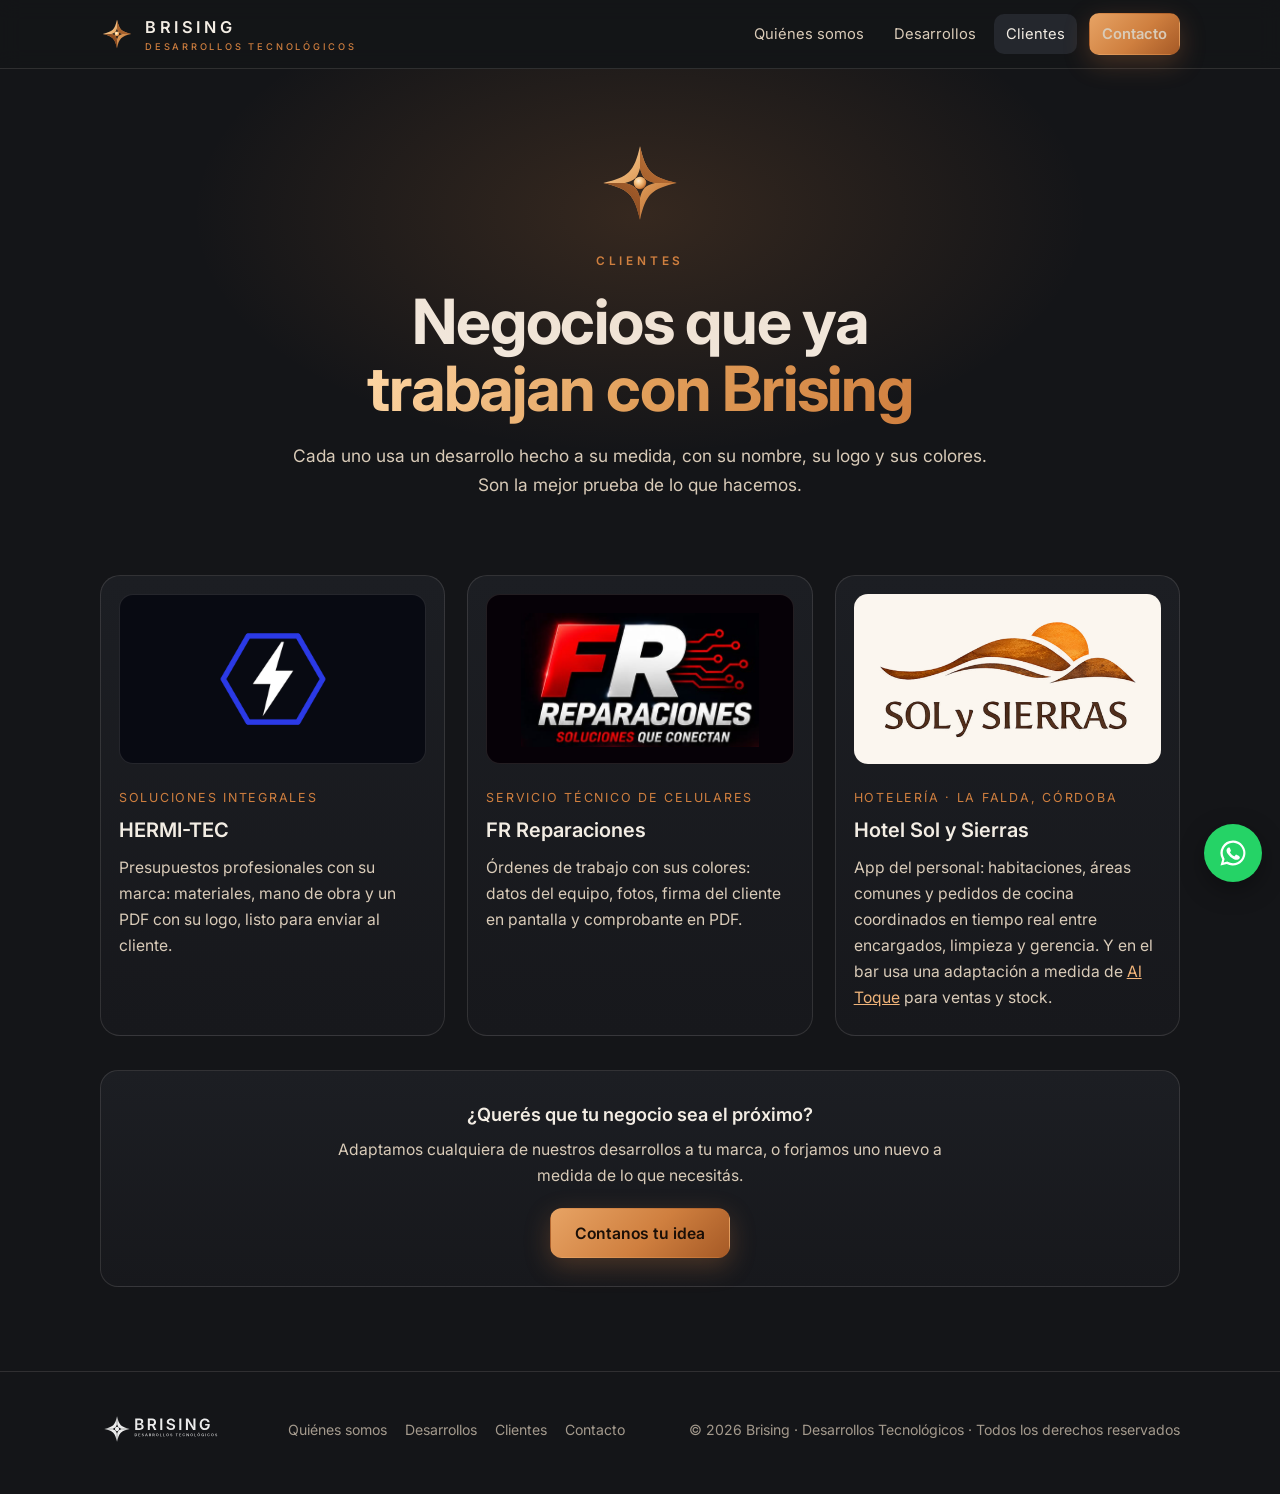
<file: brising/clientes.html>
<!doctype html>
<html lang="es-AR">
<head>
<meta charset="utf-8">
<meta name="viewport" content="width=device-width, initial-scale=1">
<title>Clientes · Brising</title>
<meta name="description" content="Negocios que ya trabajan con desarrollos de Brising: HERMI-TEC, FR Reparaciones y Hotel Sol y Sierras.">
<meta name="theme-color" content="#141518">
<link rel="icon" type="image/svg+xml" href="img/favicon.svg">
<link rel="apple-touch-icon" href="img/apple-touch-icon.png">
<meta property="og:type" content="website">
<meta property="og:title" content="Clientes · Brising">
<meta property="og:description" content="Forjamos ideas. Creamos tecnología. Software, plataformas y dispositivos a la medida de cada desafío.">
<meta property="og:url" content="https://brising.pages.dev/clientes.html">
<meta property="og:image" content="https://brising.pages.dev/img/compartir.jpg">
<meta property="og:image:width" content="1200"><meta property="og:image:height" content="630">
<meta name="twitter:card" content="summary_large_image">
<link rel="preconnect" href="https://fonts.googleapis.com"><link rel="preconnect" href="https://fonts.gstatic.com" crossorigin>
<link href="https://fonts.googleapis.com/css2?family=Inter:ital,wght@0,400;0,500;0,600;0,700;1,500&display=swap" rel="stylesheet">
<link rel="stylesheet" href="estilos.css">
</head>
<body>

<header class="cab"><div class="ancho">
  <a class="marca" href="./"><img src="img/simbolo-metal.svg" alt=""><span><b>BRISING</b><small>DESARROLLOS TECNOLÓGICOS</small></span></a>
  <nav class="nav">
    <a href="quienes-somos.html">Quiénes somos</a>
    <a href="desarrollos.html">Desarrollos</a>
    <a href="clientes.html" aria-current="page">Clientes</a>
    <a class="btn btn--cobre btn--chico" href="./#contacto">Contacto</a>
  </nav>
</div></header>

<main>
<div class="portada-int"><div class="ancho">
  <img class="simbolo" src="img/simbolo-metal.svg" alt="">
  <span class="eyebrow">Clientes</span>
  <h1>Negocios que ya<br><em>trabajan con Brising</em></h1>
  <p>Cada uno usa un desarrollo hecho a su medida, con su nombre, su logo y sus colores. Son la mejor prueba de lo que hacemos.</p>
</div></div>

<section style="border-top:0;padding-top:20px"><div class="ancho">
  <div class="clientes">
  <article class="cli">
    <div class="cli-logo" style="background:#080a12"><img src="img/cliente-hermitec.png" alt="HERMI-TEC" style="max-height:120px"></div>
    <span>Soluciones integrales</span><h3>HERMI-TEC</h3>
    <p>Presupuestos profesionales con su marca: materiales, mano de obra y un PDF con su logo, listo para enviar al cliente.</p>
  </article>
  <article class="cli">
    <div class="cli-logo" style="background:#060107"><img src="img/cliente-fr.png" alt="FR Reparaciones"></div>
    <span>Servicio técnico de celulares</span><h3>FR Reparaciones</h3>
    <p>Órdenes de trabajo con sus colores: datos del equipo, fotos, firma del cliente en pantalla y comprobante en PDF.</p>
  </article>
  <article class="cli">
    <div class="cli-logo" style="background:#fbf6ef"><img src="img/cliente-solysierras.png" alt="Hotel Sol y Sierras"></div>
    <span>Hotelería · La Falda, Córdoba</span><h3>Hotel Sol y Sierras</h3>
    <p>App del personal: habitaciones, áreas comunes y pedidos de cocina coordinados en tiempo real entre encargados, limpieza y gerencia. Y en el bar usa una adaptación a medida de <a href="https://altoque.pages.dev" style="color:var(--cobre-claro)">Al Toque</a> para ventas y stock.</p>
  </article>
  </div>
  <div class="tarjeta" style="margin-top:34px;text-align:center">
    <h3>¿Querés que tu negocio sea el próximo?</h3>
    <p style="max-width:620px;margin:0 auto 20px">Adaptamos cualquiera de nuestros desarrollos a tu marca, o forjamos uno nuevo a medida de lo que necesitás.</p>
    <a class="btn btn--cobre" href="./#contacto">Contanos tu idea</a>
  </div>
</div></section>
</main>

<footer><div class="ancho">
  <img src="img/logo-horizontal-blanco.svg" alt="Brising · Desarrollos Tecnológicos">
  <nav><a href="quienes-somos.html">Quiénes somos</a><a href="desarrollos.html">Desarrollos</a><a href="clientes.html">Clientes</a><a href="./#contacto">Contacto</a></nav>
  <span>© 2026 Brising · Desarrollos Tecnológicos · Todos los derechos reservados</span>
</div></footer>

<a class="flotante" href="https://wa.me/5492213506378?text=Hola%20Brising%2C%20quiero%20consultarles%20por%20un%20desarrollo." target="_blank" rel="noopener" aria-label="Escribinos por WhatsApp"><svg viewBox="0 0 24 24" aria-hidden="true"><path d="M12 2a10 10 0 0 0-8.6 15.1L2 22l5-1.3A10 10 0 1 0 12 2zm0 18.2a8.2 8.2 0 0 1-4.2-1.2l-.3-.2-3 .8.8-2.9-.2-.3A8.2 8.2 0 1 1 12 20.2zm4.5-6.1c-.2-.1-1.5-.7-1.7-.8-.2-.1-.4-.1-.6.1l-.8 1c-.1.2-.3.2-.5.1a6.7 6.7 0 0 1-3.3-2.9c-.2-.4.2-.4.7-1.3.1-.2 0-.3 0-.4l-.8-1.9c-.2-.5-.4-.4-.6-.4h-.5a1 1 0 0 0-.7.3 3 3 0 0 0-.9 2.2 5.2 5.2 0 0 0 1.1 2.7 11.8 11.8 0 0 0 4.5 4c1.7.7 2.3.8 3.2.6.5-.1 1.5-.6 1.7-1.2.2-.6.2-1.1.2-1.2-.1-.1-.3-.2-.5-.3z"/></svg></a>

</body>
</html>
</file>
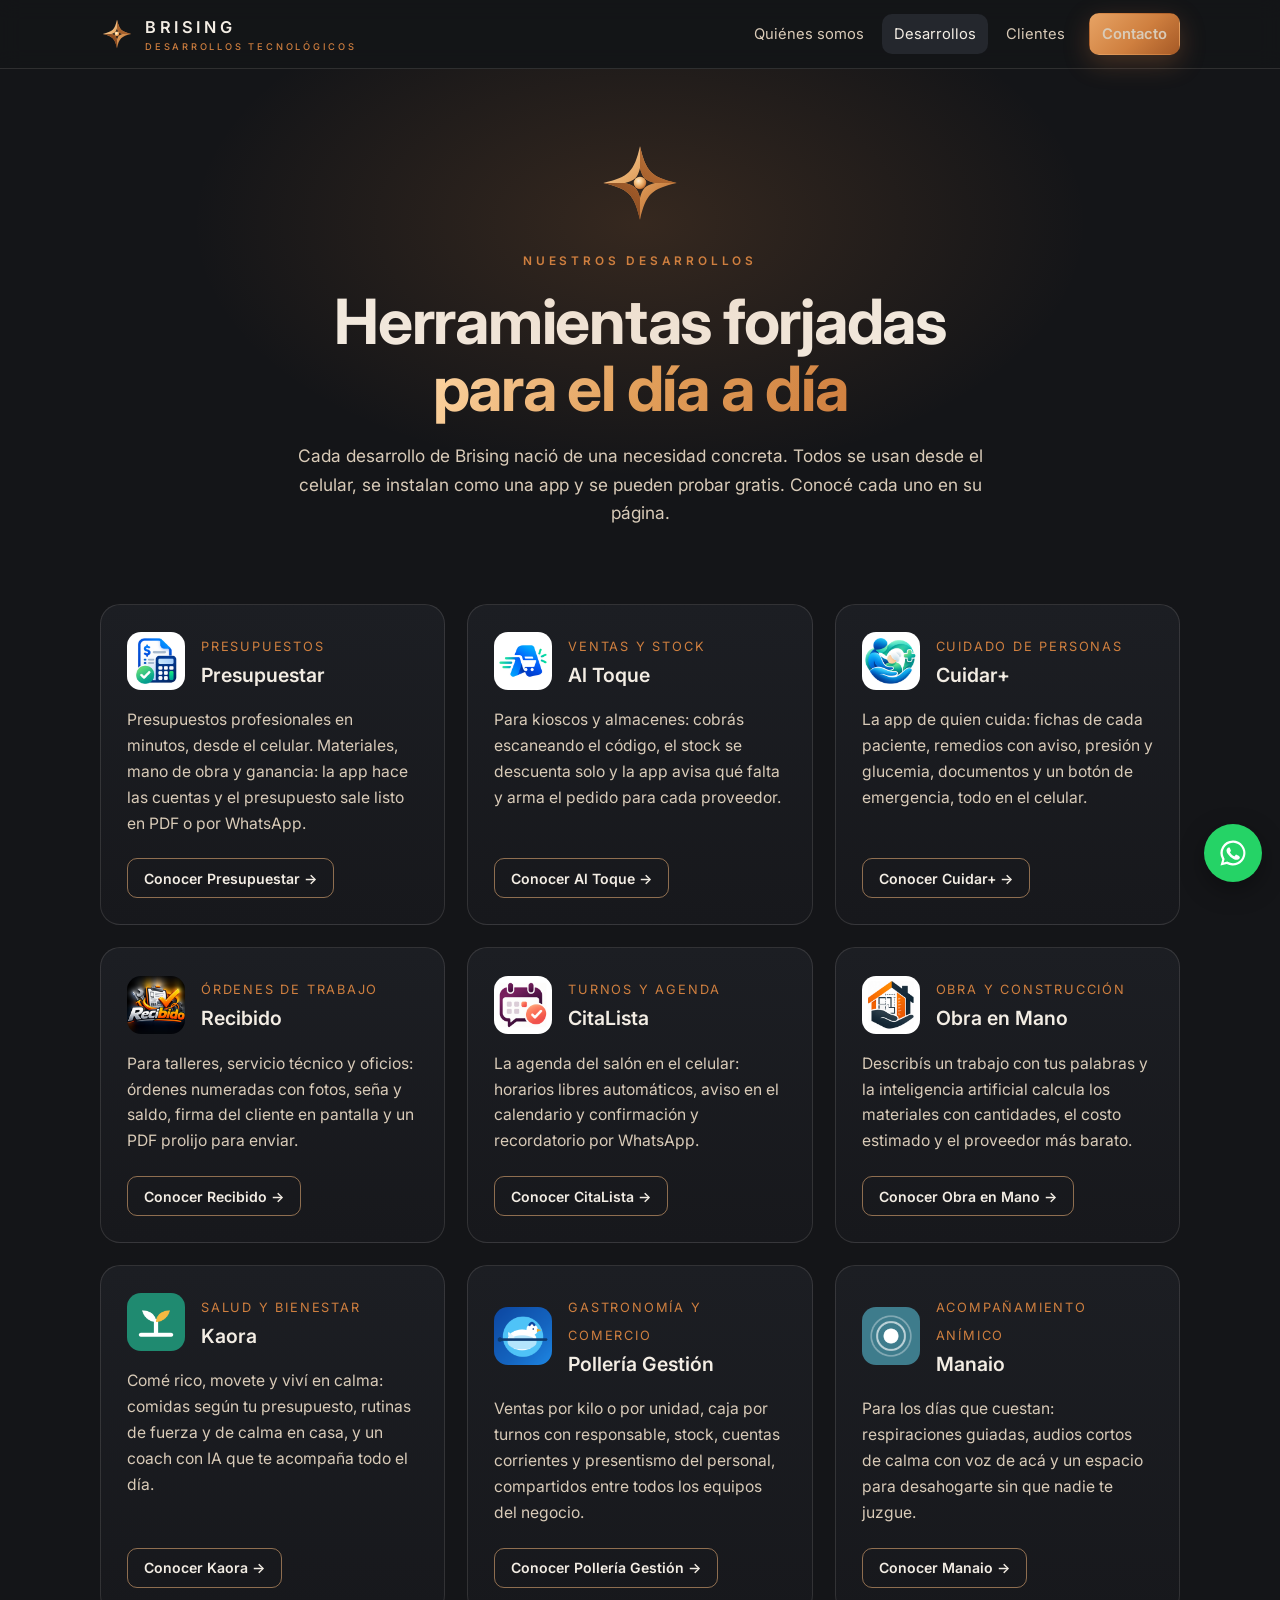
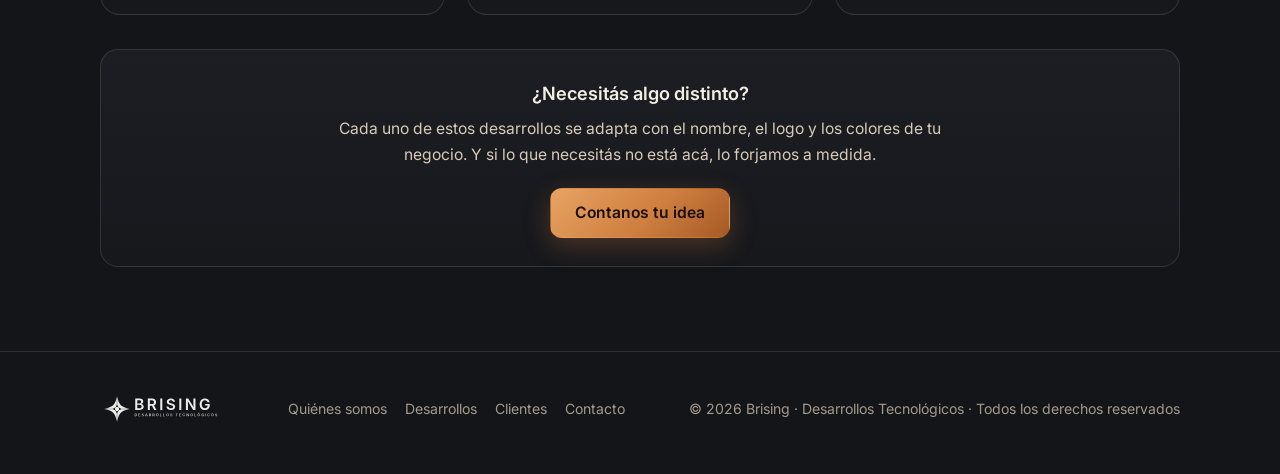
<file: brising/desarrollos.html>
<!doctype html>
<html lang="es-AR">
<head>
<meta charset="utf-8">
<meta name="viewport" content="width=device-width, initial-scale=1">
<title>Nuestros desarrollos · Brising</title>
<meta name="description" content="Presupuestar, Al Toque, Cuidar+, Recibido, CitaLista, Obra en Mano, Kaora y Manaio: herramientas forjadas por Brising para el día a día de comercios, oficios, profesionales y personas.">
<meta name="theme-color" content="#141518">
<link rel="icon" type="image/svg+xml" href="img/favicon.svg">
<link rel="apple-touch-icon" href="img/apple-touch-icon.png">
<meta property="og:type" content="website">
<meta property="og:title" content="Nuestros desarrollos · Brising">
<meta property="og:description" content="Forjamos ideas. Creamos tecnología. Software, plataformas y dispositivos a la medida de cada desafío.">
<meta property="og:url" content="https://brising.pages.dev/desarrollos.html">
<meta property="og:image" content="https://brising.pages.dev/img/compartir.jpg">
<meta property="og:image:width" content="1200"><meta property="og:image:height" content="630">
<meta name="twitter:card" content="summary_large_image">
<link rel="preconnect" href="https://fonts.googleapis.com"><link rel="preconnect" href="https://fonts.gstatic.com" crossorigin>
<link href="https://fonts.googleapis.com/css2?family=Inter:ital,wght@0,400;0,500;0,600;0,700;1,500&display=swap" rel="stylesheet">
<link rel="stylesheet" href="estilos.css">
</head>
<body>

<header class="cab"><div class="ancho">
  <a class="marca" href="./"><img src="img/simbolo-metal.svg" alt=""><span><b>BRISING</b><small>DESARROLLOS TECNOLÓGICOS</small></span></a>
  <nav class="nav">
    <a href="quienes-somos.html">Quiénes somos</a>
    <a href="desarrollos.html" aria-current="page">Desarrollos</a>
    <a href="clientes.html">Clientes</a>
    <a class="btn btn--cobre btn--chico" href="./#contacto">Contacto</a>
  </nav>
</div></header>

<main>
<div class="portada-int"><div class="ancho">
  <img class="simbolo" src="img/simbolo-metal.svg" alt="">
  <span class="eyebrow">Nuestros desarrollos</span>
  <h1>Herramientas forjadas<br><em>para el día a día</em></h1>
  <p>Cada desarrollo de Brising nació de una necesidad concreta. Todos se usan desde el celular, se instalan como una app y se pueden probar gratis. Conocé cada uno en su página.</p>
</div></div>

<section style="border-top:0;padding-top:20px"><div class="ancho">
  <div class="desarrollos">
  <article class="des">
    <div class="des-cab"><img src="img/presupuestar.png" alt=""><div><span>Presupuestos</span><h3>Presupuestar</h3></div></div>
    <p>Presupuestos profesionales en minutos, desde el celular. Materiales, mano de obra y ganancia: la app hace las cuentas y el presupuesto sale listo en PDF o por WhatsApp.</p>
    <a class="btn btn--borde btn--chico" href="https://presupuestar.pages.dev">Conocer Presupuestar →</a>
  </article>
  <article class="des">
    <div class="des-cab"><img src="img/altoque.png" alt=""><div><span>Ventas y stock</span><h3>Al Toque</h3></div></div>
    <p>Para kioscos y almacenes: cobrás escaneando el código, el stock se descuenta solo y la app avisa qué falta y arma el pedido para cada proveedor.</p>
    <a class="btn btn--borde btn--chico" href="https://altoque.pages.dev">Conocer Al Toque →</a>
  </article>
  <article class="des">
    <div class="des-cab"><img src="img/cuidar.png" alt=""><div><span>Cuidado de personas</span><h3>Cuidar+</h3></div></div>
    <p>La app de quien cuida: fichas de cada paciente, remedios con aviso, presión y glucemia, documentos y un botón de emergencia, todo en el celular.</p>
    <a class="btn btn--borde btn--chico" href="https://cuidarmas.pages.dev">Conocer Cuidar+ →</a>
  </article>
  <article class="des">
    <div class="des-cab"><img src="img/recibido.png" alt=""><div><span>Órdenes de trabajo</span><h3>Recibido</h3></div></div>
    <p>Para talleres, servicio técnico y oficios: órdenes numeradas con fotos, seña y saldo, firma del cliente en pantalla y un PDF prolijo para enviar.</p>
    <a class="btn btn--borde btn--chico" href="https://recibido.pages.dev">Conocer Recibido →</a>
  </article>
  <article class="des">
    <div class="des-cab"><img src="img/citalista.png" alt=""><div><span>Turnos y agenda</span><h3>CitaLista</h3></div></div>
    <p>La agenda del salón en el celular: horarios libres automáticos, aviso en el calendario y confirmación y recordatorio por WhatsApp.</p>
    <a class="btn btn--borde btn--chico" href="https://citalista.pages.dev">Conocer CitaLista →</a>
  </article>
  <article class="des">
    <div class="des-cab"><img src="img/obraenmano.png" alt=""><div><span>Obra y construcción</span><h3>Obra en Mano</h3></div></div>
    <p>Describís un trabajo con tus palabras y la inteligencia artificial calcula los materiales con cantidades, el costo estimado y el proveedor más barato.</p>
    <a class="btn btn--borde btn--chico" href="https://obraenmano.pages.dev">Conocer Obra en Mano →</a>
  </article>
  <article class="des">
    <div class="des-cab"><img src="img/kaora.png" alt=""><div><span>Salud y bienestar</span><h3>Kaora</h3></div></div>
    <p>Comé rico, movete y viví en calma: comidas según tu presupuesto, rutinas de fuerza y de calma en casa, y un coach con IA que te acompaña todo el día.</p>
    <a class="btn btn--borde btn--chico" href="https://kaora-app.pages.dev">Conocer Kaora →</a>
  </article>
  <article class="des">
    <div class="des-cab"><img src="img/polleria.png" alt=""><div><span>Gastronomía y comercio</span><h3>Pollería Gestión</h3></div></div>
    <p>Ventas por kilo o por unidad, caja por turnos con responsable, stock, cuentas corrientes y presentismo del personal, compartidos entre todos los equipos del negocio.</p>
    <a class="btn btn--borde btn--chico" href="https://polleriagestion.pages.dev">Conocer Pollería Gestión →</a>
  </article>
  <article class="des">
    <div class="des-cab"><img src="img/manaio.png" alt=""><div><span>Acompañamiento anímico</span><h3>Manaio</h3></div></div>
    <p>Para los días que cuestan: respiraciones guiadas, audios cortos de calma con voz de acá y un espacio para desahogarte sin que nadie te juzgue.</p>
    <a class="btn btn--borde btn--chico" href="https://manaio.pages.dev">Conocer Manaio →</a>
  </article>
  </div>
  <div class="tarjeta" style="margin-top:34px;text-align:center">
    <h3>¿Necesitás algo distinto?</h3>
    <p style="max-width:620px;margin:0 auto 20px">Cada uno de estos desarrollos se adapta con el nombre, el logo y los colores de tu negocio. Y si lo que necesitás no está acá, lo forjamos a medida.</p>
    <a class="btn btn--cobre" href="./#contacto">Contanos tu idea</a>
  </div>
</div></section>
</main>

<footer><div class="ancho">
  <img src="img/logo-horizontal-blanco.svg" alt="Brising · Desarrollos Tecnológicos">
  <nav><a href="quienes-somos.html">Quiénes somos</a><a href="desarrollos.html">Desarrollos</a><a href="clientes.html">Clientes</a><a href="./#contacto">Contacto</a></nav>
  <span>© 2026 Brising · Desarrollos Tecnológicos · Todos los derechos reservados</span>
</div></footer>

<a class="flotante" href="https://wa.me/5492213506378?text=Hola%20Brising%2C%20quiero%20consultarles%20por%20un%20desarrollo." target="_blank" rel="noopener" aria-label="Escribinos por WhatsApp"><svg viewBox="0 0 24 24" aria-hidden="true"><path d="M12 2a10 10 0 0 0-8.6 15.1L2 22l5-1.3A10 10 0 1 0 12 2zm0 18.2a8.2 8.2 0 0 1-4.2-1.2l-.3-.2-3 .8.8-2.9-.2-.3A8.2 8.2 0 1 1 12 20.2zm4.5-6.1c-.2-.1-1.5-.7-1.7-.8-.2-.1-.4-.1-.6.1l-.8 1c-.1.2-.3.2-.5.1a6.7 6.7 0 0 1-3.3-2.9c-.2-.4.2-.4.7-1.3.1-.2 0-.3 0-.4l-.8-1.9c-.2-.5-.4-.4-.6-.4h-.5a1 1 0 0 0-.7.3 3 3 0 0 0-.9 2.2 5.2 5.2 0 0 0 1.1 2.7 11.8 11.8 0 0 0 4.5 4c1.7.7 2.3.8 3.2.6.5-.1 1.5-.6 1.7-1.2.2-.6.2-1.1.2-1.2-.1-.1-.3-.2-.5-.3z"/></svg></a>

</body>
</html>
</file>
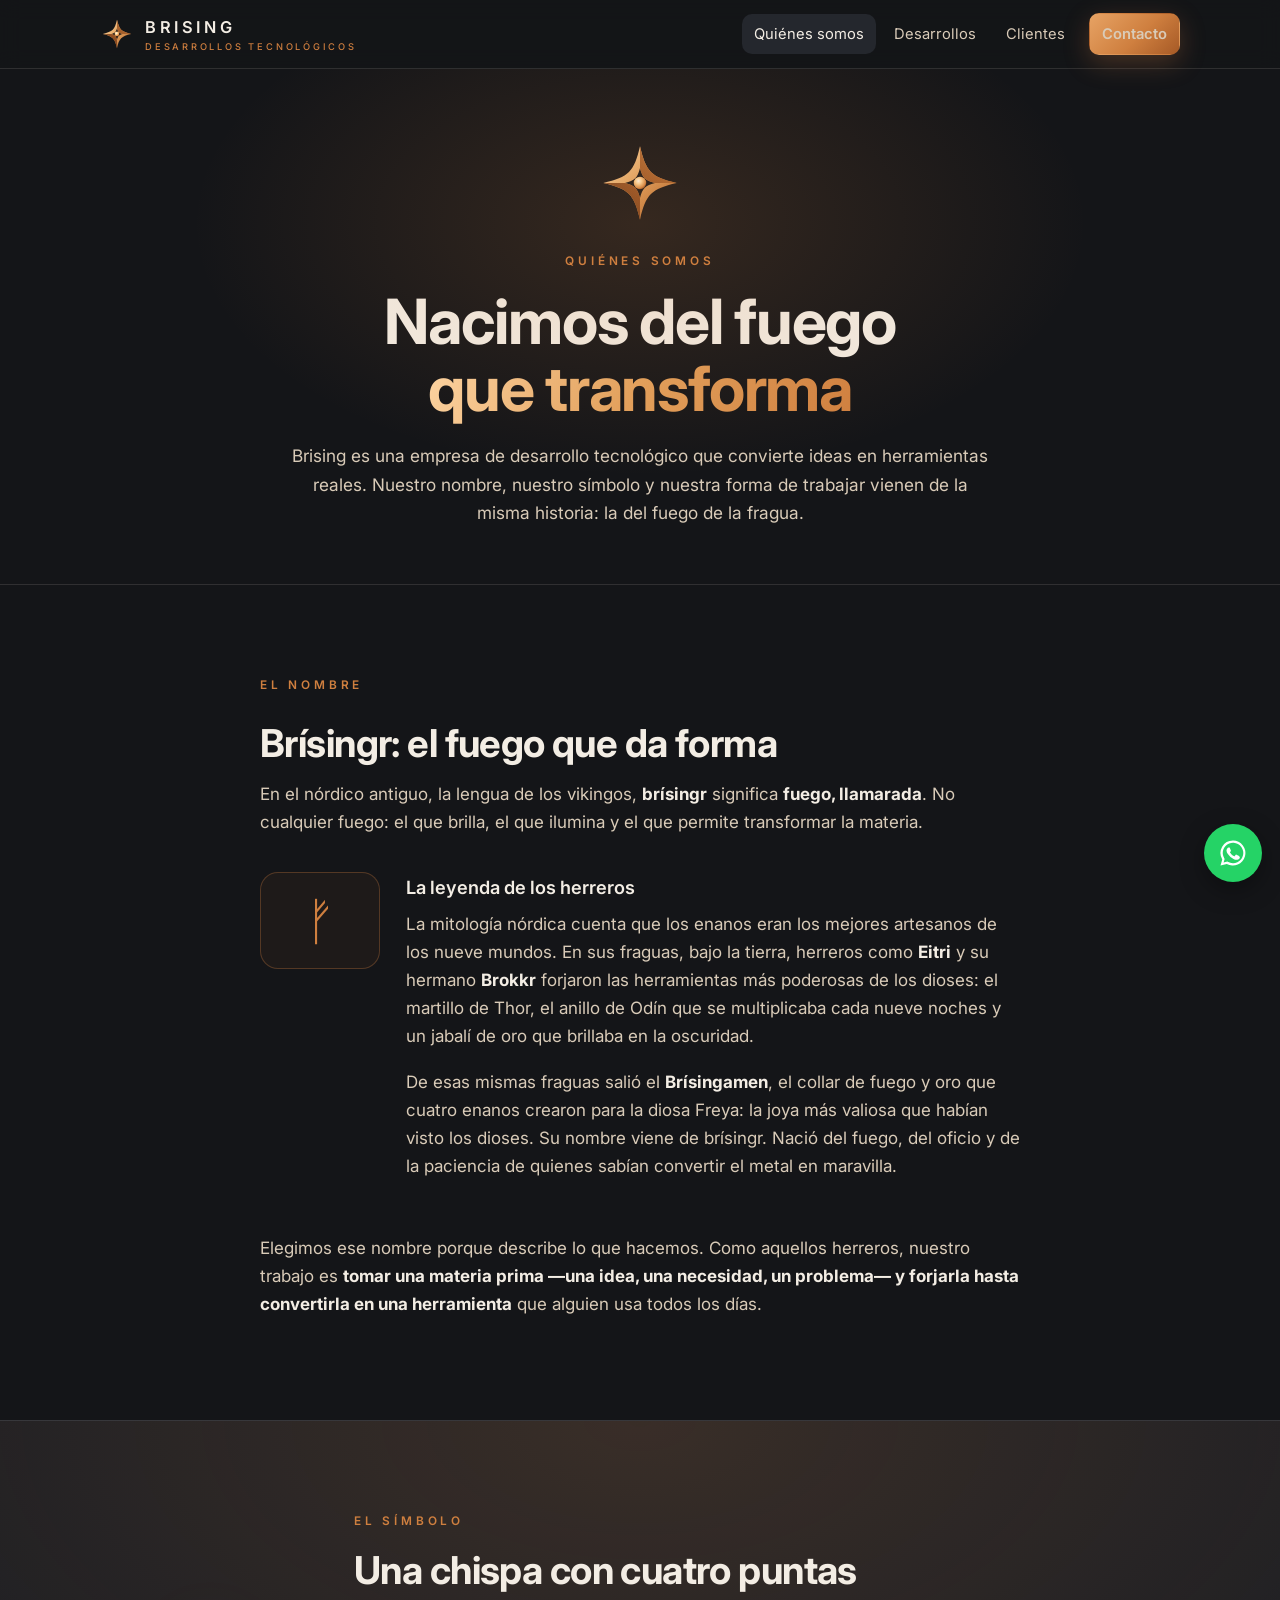
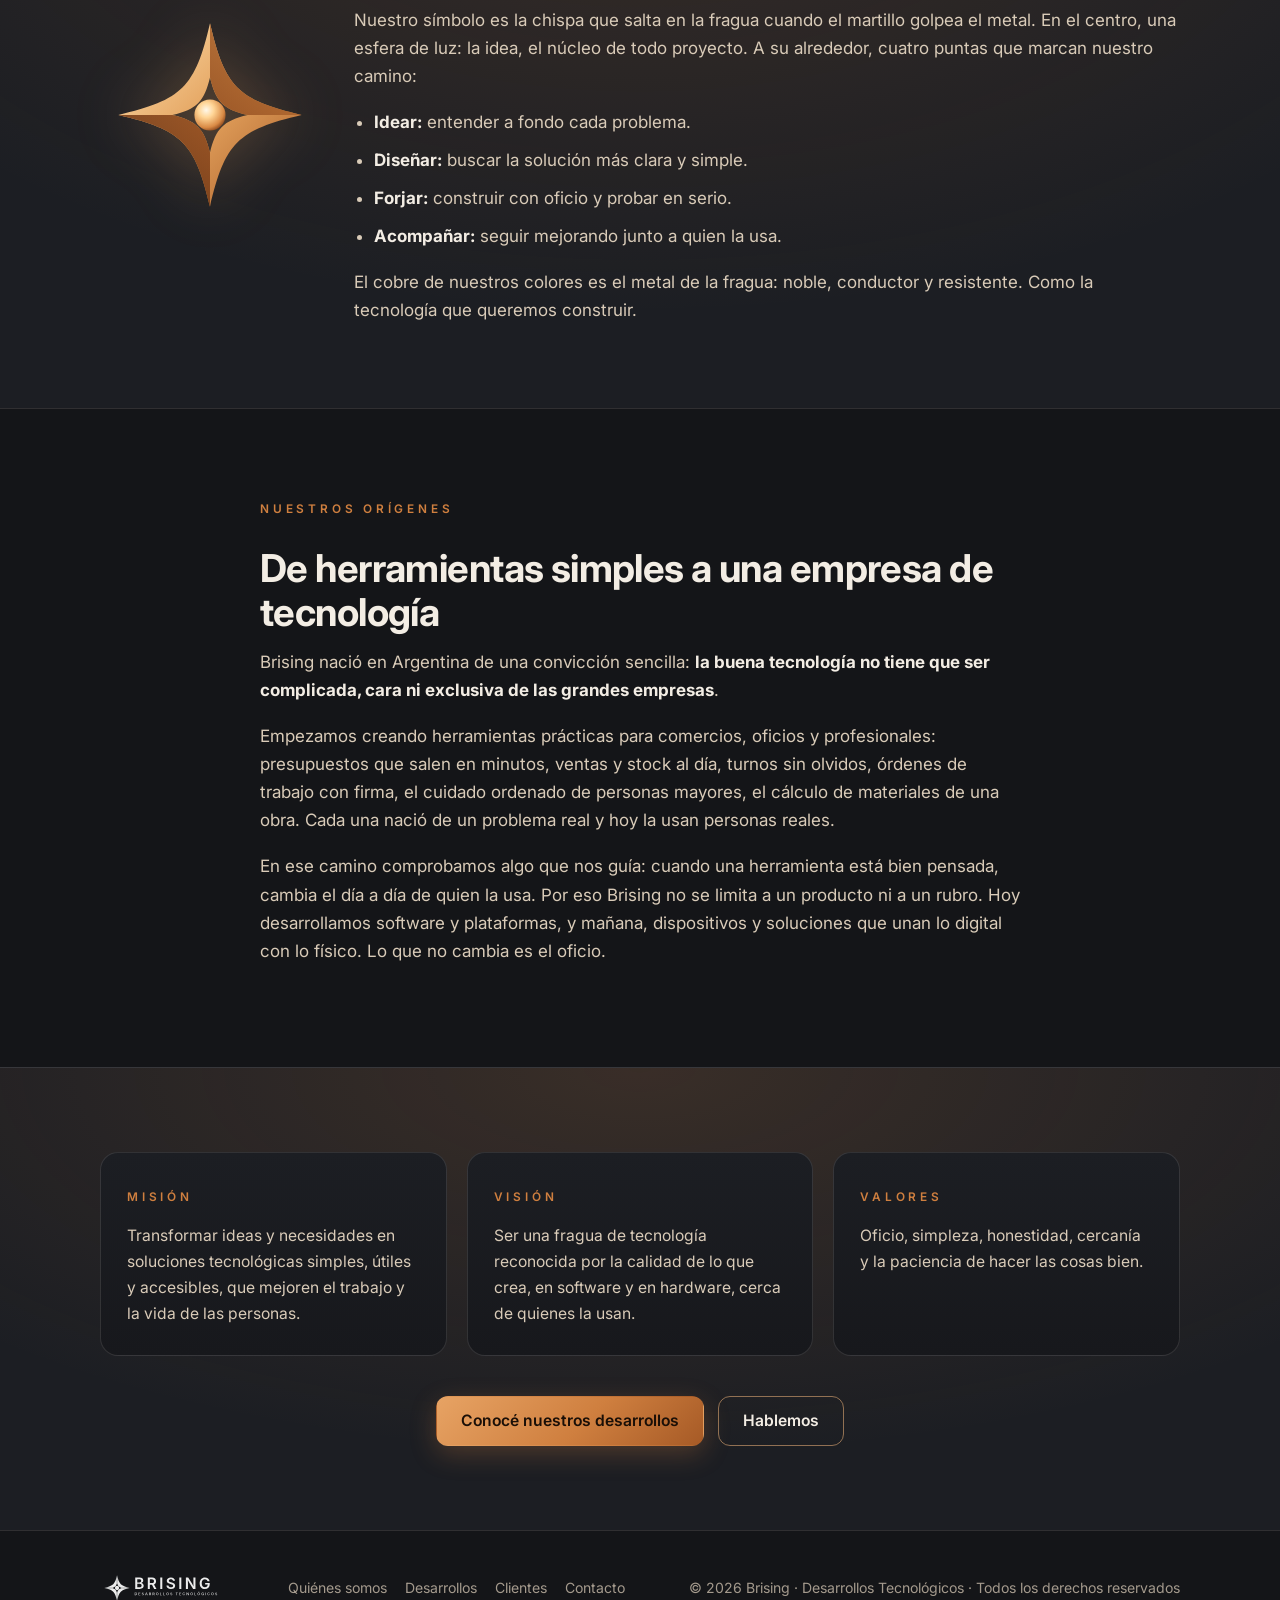
<file: brising/quienes-somos.html>
<!doctype html>
<html lang="es-AR">
<head>
<meta charset="utf-8">
<meta name="viewport" content="width=device-width, initial-scale=1">
<title>Quiénes somos · Brising</title>
<meta name="description" content="La historia de Brising: un nombre nacido del fuego de la fragua nórdica, un símbolo con cuatro puntas y la convicción de que la buena tecnología debe ser simple y accesible.">
<meta name="theme-color" content="#141518">
<link rel="icon" type="image/svg+xml" href="img/favicon.svg">
<link rel="apple-touch-icon" href="img/apple-touch-icon.png">
<meta property="og:type" content="website">
<meta property="og:title" content="Quiénes somos · Brising">
<meta property="og:description" content="Forjamos ideas. Creamos tecnología. Software, plataformas y dispositivos a la medida de cada desafío.">
<meta property="og:url" content="https://brising.pages.dev/quienes-somos.html">
<meta property="og:image" content="https://brising.pages.dev/img/compartir.jpg">
<meta property="og:image:width" content="1200"><meta property="og:image:height" content="630">
<meta name="twitter:card" content="summary_large_image">
<link rel="preconnect" href="https://fonts.googleapis.com"><link rel="preconnect" href="https://fonts.gstatic.com" crossorigin>
<link href="https://fonts.googleapis.com/css2?family=Inter:ital,wght@0,400;0,500;0,600;0,700;1,500&display=swap" rel="stylesheet">
<link rel="stylesheet" href="estilos.css">
</head>
<body>

<header class="cab"><div class="ancho">
  <a class="marca" href="./"><img src="img/simbolo-metal.svg" alt=""><span><b>BRISING</b><small>DESARROLLOS TECNOLÓGICOS</small></span></a>
  <nav class="nav">
    <a href="quienes-somos.html" aria-current="page">Quiénes somos</a>
    <a href="desarrollos.html">Desarrollos</a>
    <a href="clientes.html">Clientes</a>
    <a class="btn btn--cobre btn--chico" href="./#contacto">Contacto</a>
  </nav>
</div></header>

<main>
<div class="portada-int"><div class="ancho">
  <img class="simbolo" src="img/simbolo-metal.svg" alt="">
  <span class="eyebrow">Quiénes somos</span>
  <h1>Nacimos del fuego<br><em>que transforma</em></h1>
  <p>Brising es una empresa de desarrollo tecnológico que convierte ideas en herramientas reales. Nuestro nombre, nuestro símbolo y nuestra forma de trabajar vienen de la misma historia: la del fuego de la fragua.</p>
</div></div>

<section><div class="ancho"><div class="texto">
  <span class="eyebrow">El nombre</span>
  <h2>Brísingr: el fuego que da forma</h2>
  <p>En el nórdico antiguo, la lengua de los vikingos, <strong>brísingr</strong> significa <strong>fuego, llamarada</strong>. No cualquier fuego: el que brilla, el que ilumina y el que permite transformar la materia.</p>
  <div class="mito">
    <div class="runa" aria-hidden="true">ᚠ</div>
    <div>
      <h3>La leyenda de los herreros</h3>
      <p>La mitología nórdica cuenta que los enanos eran los mejores artesanos de los nueve mundos. En sus fraguas, bajo la tierra, herreros como <strong>Eitri</strong> y su hermano <strong>Brokkr</strong> forjaron las herramientas más poderosas de los dioses: el martillo de Thor, el anillo de Odín que se multiplicaba cada nueve noches y un jabalí de oro que brillaba en la oscuridad.</p>
      <p>De esas mismas fraguas salió el <strong>Brísingamen</strong>, el collar de fuego y oro que cuatro enanos crearon para la diosa Freya: la joya más valiosa que habían visto los dioses. Su nombre viene de brísingr. Nació del fuego, del oficio y de la paciencia de quienes sabían convertir el metal en maravilla.</p>
    </div>
  </div>
  <p>Elegimos ese nombre porque describe lo que hacemos. Como aquellos herreros, nuestro trabajo es <strong>tomar una materia prima —una idea, una necesidad, un problema— y forjarla hasta convertirla en una herramienta</strong> que alguien usa todos los días.</p>
</div></div></section>

<section class="franja"><div class="ancho">
  <div class="simbolo-exp">
    <img src="img/simbolo-metal.svg" alt="Símbolo de Brising">
    <div>
      <span class="eyebrow">El símbolo</span>
      <h2>Una chispa con cuatro puntas</h2>
      <p style="color:var(--crema-2);margin:0 0 18px">Nuestro símbolo es la chispa que salta en la fragua cuando el martillo golpea el metal. En el centro, una esfera de luz: la idea, el núcleo de todo proyecto. A su alrededor, cuatro puntas que marcan nuestro camino:</p>
      <ul>
        <li><strong>Idear:</strong> entender a fondo cada problema.</li>
        <li><strong>Diseñar:</strong> buscar la solución más clara y simple.</li>
        <li><strong>Forjar:</strong> construir con oficio y probar en serio.</li>
        <li><strong>Acompañar:</strong> seguir mejorando junto a quien la usa.</li>
      </ul>
      <p style="color:var(--crema-2);margin:18px 0 0">El cobre de nuestros colores es el metal de la fragua: noble, conductor y resistente. Como la tecnología que queremos construir.</p>
    </div>
  </div>
</div></section>

<section><div class="ancho"><div class="texto">
  <span class="eyebrow">Nuestros orígenes</span>
  <h2>De herramientas simples a una empresa de tecnología</h2>
  <p>Brising nació en Argentina de una convicción sencilla: <strong>la buena tecnología no tiene que ser complicada, cara ni exclusiva de las grandes empresas</strong>.</p>
  <p>Empezamos creando herramientas prácticas para comercios, oficios y profesionales: presupuestos que salen en minutos, ventas y stock al día, turnos sin olvidos, órdenes de trabajo con firma, el cuidado ordenado de personas mayores, el cálculo de materiales de una obra. Cada una nació de un problema real y hoy la usan personas reales.</p>
  <p>En ese camino comprobamos algo que nos guía: cuando una herramienta está bien pensada, cambia el día a día de quien la usa. Por eso Brising no se limita a un producto ni a un rubro. Hoy desarrollamos software y plataformas, y mañana, dispositivos y soluciones que unan lo digital con lo físico. Lo que no cambia es el oficio.</p>
</div></div></section>

<section class="franja"><div class="ancho">
  <div class="grilla">
    <div class="tarjeta"><span class="eyebrow">Misión</span><p>Transformar ideas y necesidades en soluciones tecnológicas simples, útiles y accesibles, que mejoren el trabajo y la vida de las personas.</p></div>
    <div class="tarjeta"><span class="eyebrow">Visión</span><p>Ser una fragua de tecnología reconocida por la calidad de lo que crea, en software y en hardware, cerca de quienes la usan.</p></div>
    <div class="tarjeta"><span class="eyebrow">Valores</span><p>Oficio, simpleza, honestidad, cercanía y la paciencia de hacer las cosas bien.</p></div>
  </div>
  <div class="botones" style="margin-top:40px">
    <a class="btn btn--cobre" href="desarrollos.html">Conocé nuestros desarrollos</a>
    <a class="btn btn--borde" href="./#contacto">Hablemos</a>
  </div>
</div></section>
</main>

<footer><div class="ancho">
  <img src="img/logo-horizontal-blanco.svg" alt="Brising · Desarrollos Tecnológicos">
  <nav><a href="quienes-somos.html">Quiénes somos</a><a href="desarrollos.html">Desarrollos</a><a href="clientes.html">Clientes</a><a href="./#contacto">Contacto</a></nav>
  <span>© 2026 Brising · Desarrollos Tecnológicos · Todos los derechos reservados</span>
</div></footer>

<a class="flotante" href="https://wa.me/5492213506378?text=Hola%20Brising%2C%20quiero%20consultarles%20por%20un%20desarrollo." target="_blank" rel="noopener" aria-label="Escribinos por WhatsApp"><svg viewBox="0 0 24 24" aria-hidden="true"><path d="M12 2a10 10 0 0 0-8.6 15.1L2 22l5-1.3A10 10 0 1 0 12 2zm0 18.2a8.2 8.2 0 0 1-4.2-1.2l-.3-.2-3 .8.8-2.9-.2-.3A8.2 8.2 0 1 1 12 20.2zm4.5-6.1c-.2-.1-1.5-.7-1.7-.8-.2-.1-.4-.1-.6.1l-.8 1c-.1.2-.3.2-.5.1a6.7 6.7 0 0 1-3.3-2.9c-.2-.4.2-.4.7-1.3.1-.2 0-.3 0-.4l-.8-1.9c-.2-.5-.4-.4-.6-.4h-.5a1 1 0 0 0-.7.3 3 3 0 0 0-.9 2.2 5.2 5.2 0 0 0 1.1 2.7 11.8 11.8 0 0 0 4.5 4c1.7.7 2.3.8 3.2.6.5-.1 1.5-.6 1.7-1.2.2-.6.2-1.1.2-1.2-.1-.1-.3-.2-.5-.3z"/></svg></a>

</body>
</html>
</file>
<file: brising/estilos.css>
/* Brising · Desarrollos Tecnológicos — estilos compartidos */
:root{
  --negro:#141518; --negro-2:#1c1e23; --negro-3:#24272d;
  --cobre:#cf7f3f; --cobre-claro:#f0b47a; --cobre-osc:#8f4b1f;
  --crema:#f3ede4; --crema-2:#d9cbb8; --gris:#a49a8d; --linea:rgba(243,237,228,.12);
  --ancho:1120px;
}
*{box-sizing:border-box}
html{scroll-behavior:smooth}
body{margin:0;background:var(--negro);color:var(--crema);font-family:"Inter",system-ui,-apple-system,"Segoe UI",Roboto,sans-serif;font-size:17px;line-height:1.65;-webkit-text-size-adjust:100%}
img{max-width:100%;display:block}
a{color:inherit}
.ancho{max-width:var(--ancho);margin:0 auto;padding:0 20px}

/* Encabezado */
.cab{position:sticky;top:0;z-index:20;background:rgba(20,21,24,.86);backdrop-filter:blur(10px) saturate(1.3);border-bottom:1px solid var(--linea)}
.cab .ancho{display:flex;align-items:center;gap:18px;min-height:68px}
.marca{display:flex;align-items:center;gap:11px;text-decoration:none;margin-right:auto}
.marca img{width:34px;height:34px}
.marca b{font-weight:600;letter-spacing:.22em;font-size:1.02rem}
.marca small{display:block;font-size:.58rem;letter-spacing:.3em;color:var(--cobre);font-weight:500;margin-top:-2px}
.nav{display:flex;gap:6px;align-items:center}
.nav a{text-decoration:none;font-size:.92rem;padding:8px 12px;border-radius:10px;color:var(--crema-2)}
.nav a:hover,.nav a[aria-current]{color:var(--crema);background:var(--negro-3)}
.nav .btn{margin-left:6px}
@media(max-width:720px){.nav a:not(.btn){display:none}}

/* Botones */
.btn{display:inline-flex;align-items:center;justify-content:center;gap:.5rem;min-height:50px;padding:0 24px;border-radius:12px;font-weight:600;font-size:.98rem;text-decoration:none;border:1.5px solid transparent;transition:transform .15s,box-shadow .15s,background .15s;cursor:pointer}
.btn:active{transform:translateY(1px)}
.btn--cobre{background:linear-gradient(135deg,#e7a364,#cf7f3f 55%,#a65a26);color:#1a0f07;box-shadow:0 8px 26px rgba(207,127,63,.28)}
.btn--cobre:hover{box-shadow:0 10px 32px rgba(207,127,63,.42)}
.btn--borde{border-color:rgba(240,180,122,.55);color:var(--crema);background:transparent}
.btn--borde:hover{background:rgba(207,127,63,.1)}
.btn--chico{min-height:40px;padding:0 16px;font-size:.88rem;border-radius:10px}

/* Portada */
.hero{position:relative;overflow:hidden;padding:84px 0 92px;text-align:center}
.hero::before{content:"";position:absolute;inset:-30% -10% auto;height:120%;background:radial-gradient(closest-side,rgba(207,127,63,.22),transparent 70%);pointer-events:none}
.hero .simbolo{width:150px;height:150px;margin:0 auto 26px;filter:drop-shadow(0 0 38px rgba(240,170,100,.35))}
.eyebrow{display:inline-block;font-size:.74rem;letter-spacing:.32em;text-transform:uppercase;color:var(--cobre);font-weight:600;margin-bottom:16px}
h1{font-size:clamp(2.2rem,5.6vw,3.9rem);line-height:1.08;letter-spacing:-.02em;margin:0 0 20px;font-weight:700}
h1 em{font-style:normal;background:linear-gradient(120deg,#ffd9a8,#e3a15c 50%,#cf7f3f);-webkit-background-clip:text;background-clip:text;color:transparent}
.hero p.lead{max-width:720px;margin:0 auto 32px;color:var(--crema-2);font-size:1.12rem}
.botones{display:flex;gap:14px;justify-content:center;flex-wrap:wrap}

/* Secciones */
section{padding:84px 0;border-top:1px solid var(--linea)}
.sec-tit{max-width:760px;margin:0 0 42px}
.sec-tit.centro{margin:0 auto 42px;text-align:center}
h2{font-size:clamp(1.7rem,3.6vw,2.4rem);line-height:1.15;letter-spacing:-.015em;margin:0 0 14px;font-weight:700}
h3{font-size:1.14rem;margin:0 0 8px;font-weight:600}
.sec-tit p{color:var(--crema-2);margin:0;font-size:1.06rem}
.grilla{display:grid;gap:20px;grid-template-columns:repeat(auto-fit,minmax(240px,1fr))}
.tarjeta{background:linear-gradient(180deg,var(--negro-2),#17181c);border:1px solid var(--linea);border-radius:18px;padding:28px 26px}
.tarjeta p{color:var(--crema-2);margin:0;font-size:.98rem}
.ico{width:46px;height:46px;border-radius:12px;display:grid;place-items:center;background:rgba(207,127,63,.12);border:1px solid rgba(207,127,63,.3);margin-bottom:18px}
.ico svg{width:24px;height:24px;stroke:var(--cobre-claro);fill:none;stroke-width:1.7;stroke-linecap:round;stroke-linejoin:round}
.pasos{counter-reset:p;display:grid;gap:18px;grid-template-columns:repeat(auto-fit,minmax(220px,1fr))}
.paso{position:relative;padding:26px 24px 24px;border-radius:16px;border:1px solid var(--linea);background:rgba(255,255,255,.02)}
.paso::before{counter-increment:p;content:"0" counter(p);display:block;font-size:.8rem;letter-spacing:.2em;color:var(--cobre);font-weight:700;margin-bottom:10px}
.paso p{color:var(--crema-2);margin:0;font-size:.96rem}
.franja{background:radial-gradient(120% 140% at 50% 0%,rgba(207,127,63,.16),transparent 60%),var(--negro-2)}
.cita{max-width:820px;margin:0 auto;text-align:center;font-size:clamp(1.3rem,2.6vw,1.7rem);line-height:1.45;font-weight:500}
.cita span{color:var(--cobre-claro)}

/* Contacto */
.contacto{display:grid;gap:22px;grid-template-columns:repeat(auto-fit,minmax(280px,1fr))}
.canal{display:flex;gap:18px;align-items:flex-start}
.canal .ico{flex:none;margin:0}
.canal a.dato{font-size:1.15rem;font-weight:600;text-decoration:none;color:var(--crema);word-break:break-word}
.canal a.dato:hover{color:var(--cobre-claro)}
.canal .pronto{color:var(--gris);font-style:italic}
.canal small{display:block;color:var(--gris);font-size:.86rem;margin-bottom:4px;letter-spacing:.04em}

/* Páginas internas */
.portada-int{padding:70px 0 56px;text-align:center;position:relative;overflow:hidden}
.portada-int::before{content:"";position:absolute;inset:-40% 0 auto;height:140%;background:radial-gradient(closest-side,rgba(207,127,63,.18),transparent 70%);pointer-events:none}
.portada-int .simbolo{width:88px;height:88px;margin:0 auto 18px}
.portada-int p{max-width:700px;margin:0 auto;color:var(--crema-2);font-size:1.08rem}
.texto{max-width:760px;margin:0 auto}
.texto p{color:var(--crema-2);margin:0 0 18px}
.texto p strong{color:var(--crema)}
.texto h2{margin-top:10px}
.mito{display:grid;grid-template-columns:120px 1fr;gap:26px;align-items:start;margin:36px 0}
.mito .runa{font-size:3.2rem;line-height:1;color:var(--cobre);text-align:center;border:1px solid rgba(207,127,63,.3);border-radius:18px;padding:22px 0;background:rgba(207,127,63,.06)}
@media(max-width:600px){.mito{grid-template-columns:1fr}.mito .runa{max-width:120px}}
.simbolo-exp{display:grid;grid-template-columns:220px 1fr;gap:34px;align-items:center}
.simbolo-exp img{width:220px;filter:drop-shadow(0 0 30px rgba(240,170,100,.3))}
.simbolo-exp ul{margin:0;padding-left:20px;color:var(--crema-2)}
.simbolo-exp li{margin:0 0 10px}
.simbolo-exp li strong{color:var(--crema)}
@media(max-width:700px){.simbolo-exp{grid-template-columns:1fr}.simbolo-exp img{margin:0 auto;width:170px}}

/* Desarrollos */
.desarrollos{display:grid;gap:22px;grid-template-columns:repeat(auto-fill,minmax(310px,1fr))}
.des{display:flex;flex-direction:column;background:linear-gradient(180deg,var(--negro-2),#17181c);border:1px solid var(--linea);border-radius:20px;padding:26px;transition:border-color .2s,transform .2s}
.des:hover{border-color:rgba(207,127,63,.45);transform:translateY(-2px)}
.des-cab{display:flex;gap:16px;align-items:center;margin-bottom:16px}
.des-cab img{width:58px;height:58px;border-radius:14px;background:#fff;flex:none}
.des-cab h3{margin:0;font-size:1.22rem}
.des-cab span{font-size:.8rem;letter-spacing:.14em;text-transform:uppercase;color:var(--cobre)}
.des p{color:var(--crema-2);margin:0 0 22px;font-size:.98rem;flex:1}
.des .btn{align-self:flex-start}
.des.pronto{opacity:.78}
.etiqueta{display:inline-block;font-size:.74rem;letter-spacing:.14em;text-transform:uppercase;color:var(--gris);border:1px solid var(--linea);border-radius:999px;padding:6px 12px}

/* Pie */
footer{border-top:1px solid var(--linea);padding:40px 0 48px;color:var(--gris);font-size:.88rem}
footer .ancho{display:flex;flex-wrap:wrap;gap:14px 28px;align-items:center;justify-content:space-between}
footer img{height:34px;width:auto;opacity:.92}
footer nav{display:flex;gap:18px;flex-wrap:wrap}
footer nav a{text-decoration:none}
footer nav a:hover{color:var(--crema)}
.flotante{position:fixed;right:18px;bottom:18px;width:58px;height:58px;border-radius:50%;background:#25d366;display:grid;place-items:center;box-shadow:0 8px 24px rgba(0,0,0,.35);z-index:30}
.flotante svg{width:30px;height:30px;fill:#fff}
:focus-visible{outline:2px solid var(--cobre-claro);outline-offset:3px}
@media(prefers-reduced-motion:reduce){*{transition:none!important;scroll-behavior:auto!important}}

/* Clientes */
.clientes{display:grid;gap:22px;grid-template-columns:repeat(auto-fill,minmax(300px,1fr))}
.cli{background:linear-gradient(180deg,var(--negro-2),#17181c);border:1px solid var(--linea);border-radius:20px;padding:18px 18px 24px;transition:border-color .2s,transform .2s}
.cli:hover{border-color:rgba(207,127,63,.45);transform:translateY(-2px)}
.cli-logo{height:170px;border-radius:14px;display:grid;place-items:center;padding:18px;margin-bottom:18px;border:1px solid var(--linea)}
.cli-logo img{max-height:134px;max-width:100%;object-fit:contain}
.cli span{font-size:.78rem;letter-spacing:.14em;text-transform:uppercase;color:var(--cobre)}
.cli h3{margin:4px 0 8px;font-size:1.25rem}
.cli p{color:var(--crema-2);margin:0;font-size:.98rem}
</file>
<file: manaio-app/estilos.css>
@font-face{font-family:"Quicksand";font-weight:600;font-display:swap;src:url(fuentes/quicksand-latin-600-normal.woff2) format("woff2")}
@font-face{font-family:"Quicksand";font-weight:700;font-display:swap;src:url(fuentes/quicksand-latin-700-normal.woff2) format("woff2")}
@font-face{font-family:"DM Sans";font-weight:400;font-display:swap;src:url(fuentes/dm-sans-latin-400-normal.woff2) format("woff2")}
@font-face{font-family:"DM Sans";font-weight:500;font-display:swap;src:url(fuentes/dm-sans-latin-500-normal.woff2) format("woff2")}
@font-face{font-family:"DM Sans";font-weight:700;font-display:swap;src:url(fuentes/dm-sans-latin-700-normal.woff2) format("woff2")}

:root{--c1:#1e3b4a;--c2:#3e7c8c;--c2-osc:#2f6474;--c3:#f4c27a;--suave:#e2eef0;--linea:#d5dfdf;--tinta:#1d2a2e;--gris:#4e5f64;--fondo:#eef3f3;--blanco:#fff;--alerta:#9a3a22;
  --sup:env(safe-area-inset-top,0px);--inf:env(safe-area-inset-bottom,0px)}
*{box-sizing:border-box;-webkit-tap-highlight-color:transparent}
html,body{margin:0;height:100%}
body{font-family:"DM Sans",system-ui,sans-serif;color:var(--tinta);background:var(--fondo);font-size:16px;line-height:1.5;-webkit-text-size-adjust:100%}
h1,h2,h3,.q{font-family:"Quicksand","DM Sans",sans-serif;font-weight:700;margin:0;letter-spacing:-.01em}
button,textarea{font:inherit;color:inherit}
button{cursor:pointer}
a{color:var(--c2)}
#app{max-width:520px;margin:0 auto;min-height:100%;display:flex;flex-direction:column}

.pant{flex:1;display:flex;flex-direction:column;gap:18px;padding:calc(22px + var(--sup)) 20px 24px}
.pant--nav{padding-bottom:calc(96px + var(--inf))}
.fila{display:flex;align-items:center;gap:10px}
.entre{justify-content:space-between}
.gris{color:var(--gris)}
.chico{font-size:14px}
.centro{text-align:center}

.btn{min-height:52px;border-radius:26px;border:2px solid transparent;padding:0 22px;font-weight:700;font-size:16px;display:inline-flex;align-items:center;justify-content:center;gap:8px;background:var(--c2);color:#fff;text-decoration:none}
.btn:active{transform:translateY(1px)}
.btn--borde{background:var(--blanco);color:var(--c1);border-color:var(--c2)}
.btn--claro{background:var(--blanco);color:var(--tinta)}
.btn--ancho{width:100%}
.btn--chico{min-height:40px;padding:0 16px;font-size:14px;border-radius:20px}
.btn-texto{background:none;border:0;padding:10px 4px;color:var(--c2);font-weight:700;font-size:15px}
.sos{min-height:40px;padding:0 14px;border-radius:20px;border:1.5px solid #b3462a;background:var(--blanco);color:var(--alerta);font-weight:700;font-size:14px}
.atras{width:44px;height:44px;border-radius:22px;border:0;background:var(--blanco);display:grid;place-items:center;flex:none}
.atras svg{width:22px;height:22px}

.tarj{background:var(--blanco);border-radius:20px;padding:18px;display:flex;flex-direction:column;gap:8px}
.eti{font-size:12px;font-weight:700;letter-spacing:.08em;text-transform:uppercase;color:var(--c2)}
.dia{background:var(--c2);color:#fff;border-radius:22px;padding:20px;display:flex;flex-direction:column;gap:8px}
.dia .eti{color:rgba(255,255,255,.88)}
.dia h3{font-size:21px;line-height:1.2}

.grilla{display:grid;grid-template-columns:1fr 1fr;gap:12px}
.animo{min-height:92px;border:0;border-radius:20px;padding:14px;text-align:left;display:flex;flex-direction:column;justify-content:space-between;gap:6px;color:var(--tinta)}
.animo b{font-size:16px}
.animo small{font-size:13px;color:#3e4c4b}

.nav{position:fixed;left:0;right:0;bottom:0;background:var(--blanco);border-top:1px solid var(--linea);padding:8px 8px calc(10px + var(--inf));z-index:10}
.nav div{max-width:520px;margin:0 auto;display:grid;grid-template-columns:repeat(4,1fr);gap:4px}
.nav button{height:54px;border:0;background:none;border-radius:14px;font-size:12px;font-weight:700;color:var(--gris);display:flex;flex-direction:column;align-items:center;justify-content:center;gap:2px}
.nav button svg{width:22px;height:22px}
.nav button[aria-current="page"]{color:var(--c2);background:#e3eef0}

/* Bienvenida y preguntas */
.logo{display:flex;align-items:center;gap:14px}
.logo svg{width:64px;height:64px}
.opcion{min-height:56px;width:100%;text-align:left;padding:12px 18px;border-radius:18px;border:2px solid var(--blanco);background:var(--blanco);font-size:16px;font-weight:500}
.opcion[aria-pressed="true"]{border-color:var(--c2)}
.progreso{height:6px;border-radius:3px;background:#d5dedb;overflow:hidden}
.progreso span{display:block;height:100%;background:var(--c2);transition:width .4s}
.check{display:flex;gap:12px;align-items:flex-start;background:var(--blanco);border-radius:18px;padding:16px}
.check svg{flex:none;width:22px;height:22px;margin-top:1px}

/* Respiración */
.circ-zona{height:290px;display:grid;place-items:center;position:relative}
.circ-guia{position:absolute;width:260px;height:260px;border-radius:50%;border:1.5px dashed #b9c7c3}
.circ{width:250px;height:250px;border-radius:50%;transform:scale(.56);transition-property:transform;transition-timing-function:ease-in-out}
.circ-txt{position:absolute;inset:0;display:flex;flex-direction:column;align-items:center;justify-content:center;gap:2px;pointer-events:none}
.circ-txt b{font-family:"Quicksand";font-size:26px}
.circ-txt span{font-size:18px}
.guion p{margin:0 0 10px;font-size:16px;line-height:1.6}
.guion p:last-child{margin:0}
.botones{display:flex;gap:10px;justify-content:center;flex-wrap:wrap}

/* Listas */
.item{display:flex;align-items:center;gap:14px;background:var(--blanco);border-radius:18px;padding:14px;border:0;width:100%;text-align:left}
.item .ic{width:44px;height:44px;border-radius:22px;background:var(--suave);display:grid;place-items:center;flex:none}
.item .ic svg{width:18px;height:18px}
.item b{display:block;font-size:15px}
.item small{color:var(--gris);font-size:13px}
.tabs{display:flex;gap:8px;overflow-x:auto;padding-bottom:2px}
.tabs button{flex:none;height:38px;padding:0 14px;border-radius:19px;border:1.5px solid var(--linea);background:var(--blanco);font-weight:700;font-size:14px;color:var(--gris)}
.tabs button[aria-selected="true"]{background:var(--c2);border-color:var(--c2);color:#fff}
details.tarj summary{font-weight:700;cursor:pointer;list-style:none}
details.tarj summary::-webkit-details-marker{display:none}
.lista{margin:0;padding-left:20px;display:flex;flex-direction:column;gap:10px}

/* Desahogo */
textarea{width:100%;min-height:220px;border:0;border-radius:20px;padding:18px;background:var(--blanco);font-size:16px;line-height:1.6;resize:vertical;outline:2px solid transparent}
textarea:focus{outline-color:var(--c2)}
.soltando{animation:soltar 1.1s ease forwards}
@keyframes soltar{to{opacity:0;transform:translateY(-30px) scale(.97);filter:blur(4px)}}
.entrada{background:var(--blanco);border-radius:18px;padding:14px 16px;display:flex;flex-direction:column;gap:6px}
.entrada p{margin:0;white-space:pre-wrap}

/* Ayuda */
.linea{display:flex;flex-direction:column;gap:2px;background:var(--blanco);border-radius:20px;padding:16px;text-decoration:none;color:var(--tinta)}
.linea b{font-size:21px}
.linea--prin{background:var(--alerta);color:#fff}

.aviso{font-size:13px;color:var(--gris);text-align:center;margin:0}
.oculto{display:none!important}
@media (prefers-reduced-motion:reduce){.circ{transition:none!important}.soltando{animation:none;opacity:0}}
[tabindex="-1"]:focus{outline:none}
.fila .btn{padding:0 14px;white-space:nowrap}

/* Charla */
.charla{gap:12px}
.mini-logo svg{width:34px;height:34px;display:block}
.chat{display:flex;flex-direction:column;gap:10px;padding-top:4px}
.burbuja{max-width:86%;padding:12px 16px;border-radius:20px;font-size:16px;line-height:1.5;white-space:pre-wrap;animation:aparece .25s ease}
.burbuja--bot{align-self:flex-start;background:var(--blanco);border-bottom-left-radius:6px}
.burbuja--yo{align-self:flex-end;background:var(--c2);color:#fff;border-bottom-right-radius:6px}
.escribiendo{display:flex;gap:5px;padding:16px 18px}
.escribiendo span{width:8px;height:8px;border-radius:50%;background:#9bb0b5;animation:punto 1s infinite ease-in-out}
.escribiendo span:nth-child(2){animation-delay:.15s}.escribiendo span:nth-child(3){animation-delay:.3s}
@keyframes punto{0%,80%,100%{opacity:.3;transform:translateY(0)}40%{opacity:1;transform:translateY(-3px)}}
@keyframes aparece{from{opacity:0;transform:translateY(6px)}to{opacity:1;transform:none}}
.chat-ops{display:flex;flex-wrap:wrap;gap:8px;justify-content:flex-end}
.chip{min-height:44px;padding:0 16px;border-radius:22px;border:1.5px solid var(--c2);background:var(--blanco);color:var(--c1);font-weight:700;font-size:15px}
.chip:active{background:#e3eef0}
.chat-form{display:flex;gap:8px;align-items:flex-end;position:sticky;bottom:calc(84px + var(--inf));background:var(--fondo);padding-top:6px}
.chat-form textarea{min-height:52px;max-height:160px;padding:14px 16px;border-radius:26px;flex:1}
.enviar{width:52px;height:52px;border-radius:26px;border:0;background:var(--c2);color:#fff;display:grid;place-items:center;flex:none}
.chat-ayuda{display:flex;flex-direction:column;gap:8px;max-width:92%}
.chat-ayuda .linea{padding:12px 14px}
.chat-ayuda .linea b{font-size:18px}
@media (prefers-reduced-motion:reduce){.burbuja{animation:none}.escribiendo span{animation:none}}
</file>
